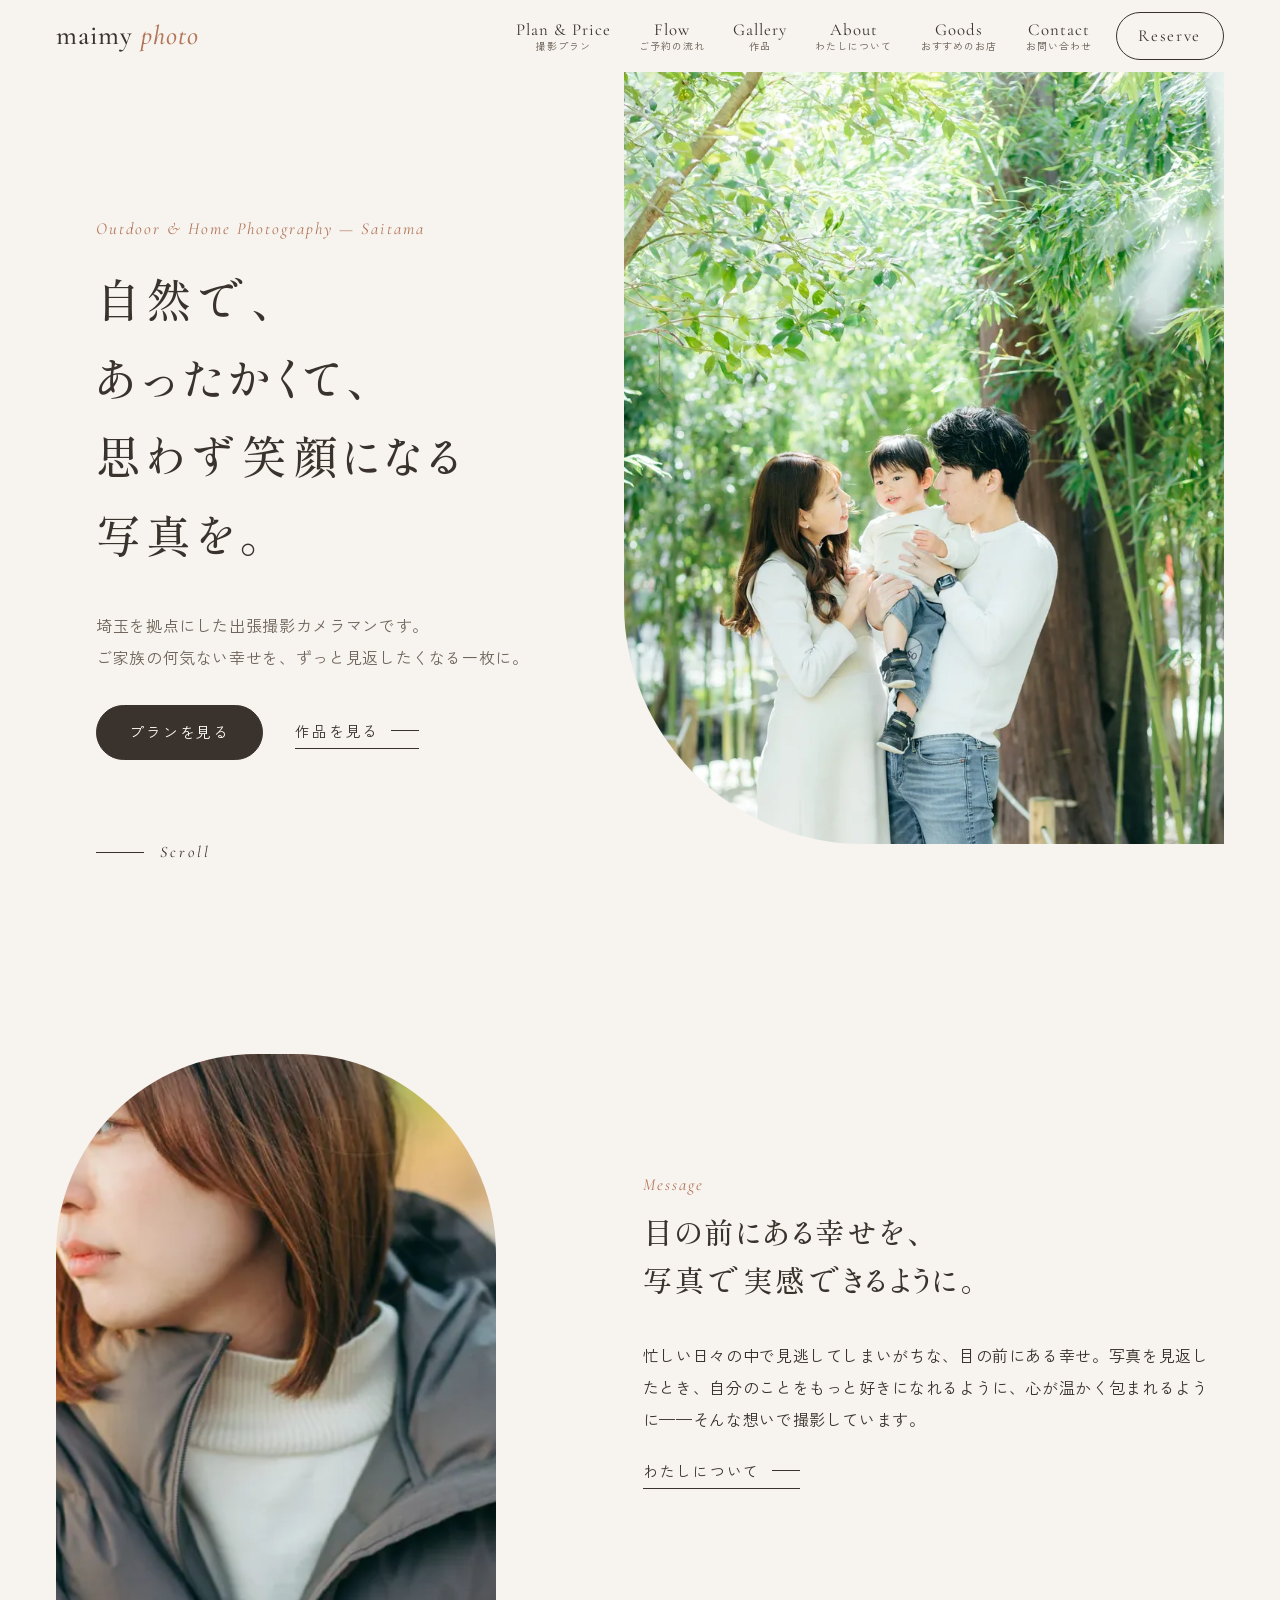
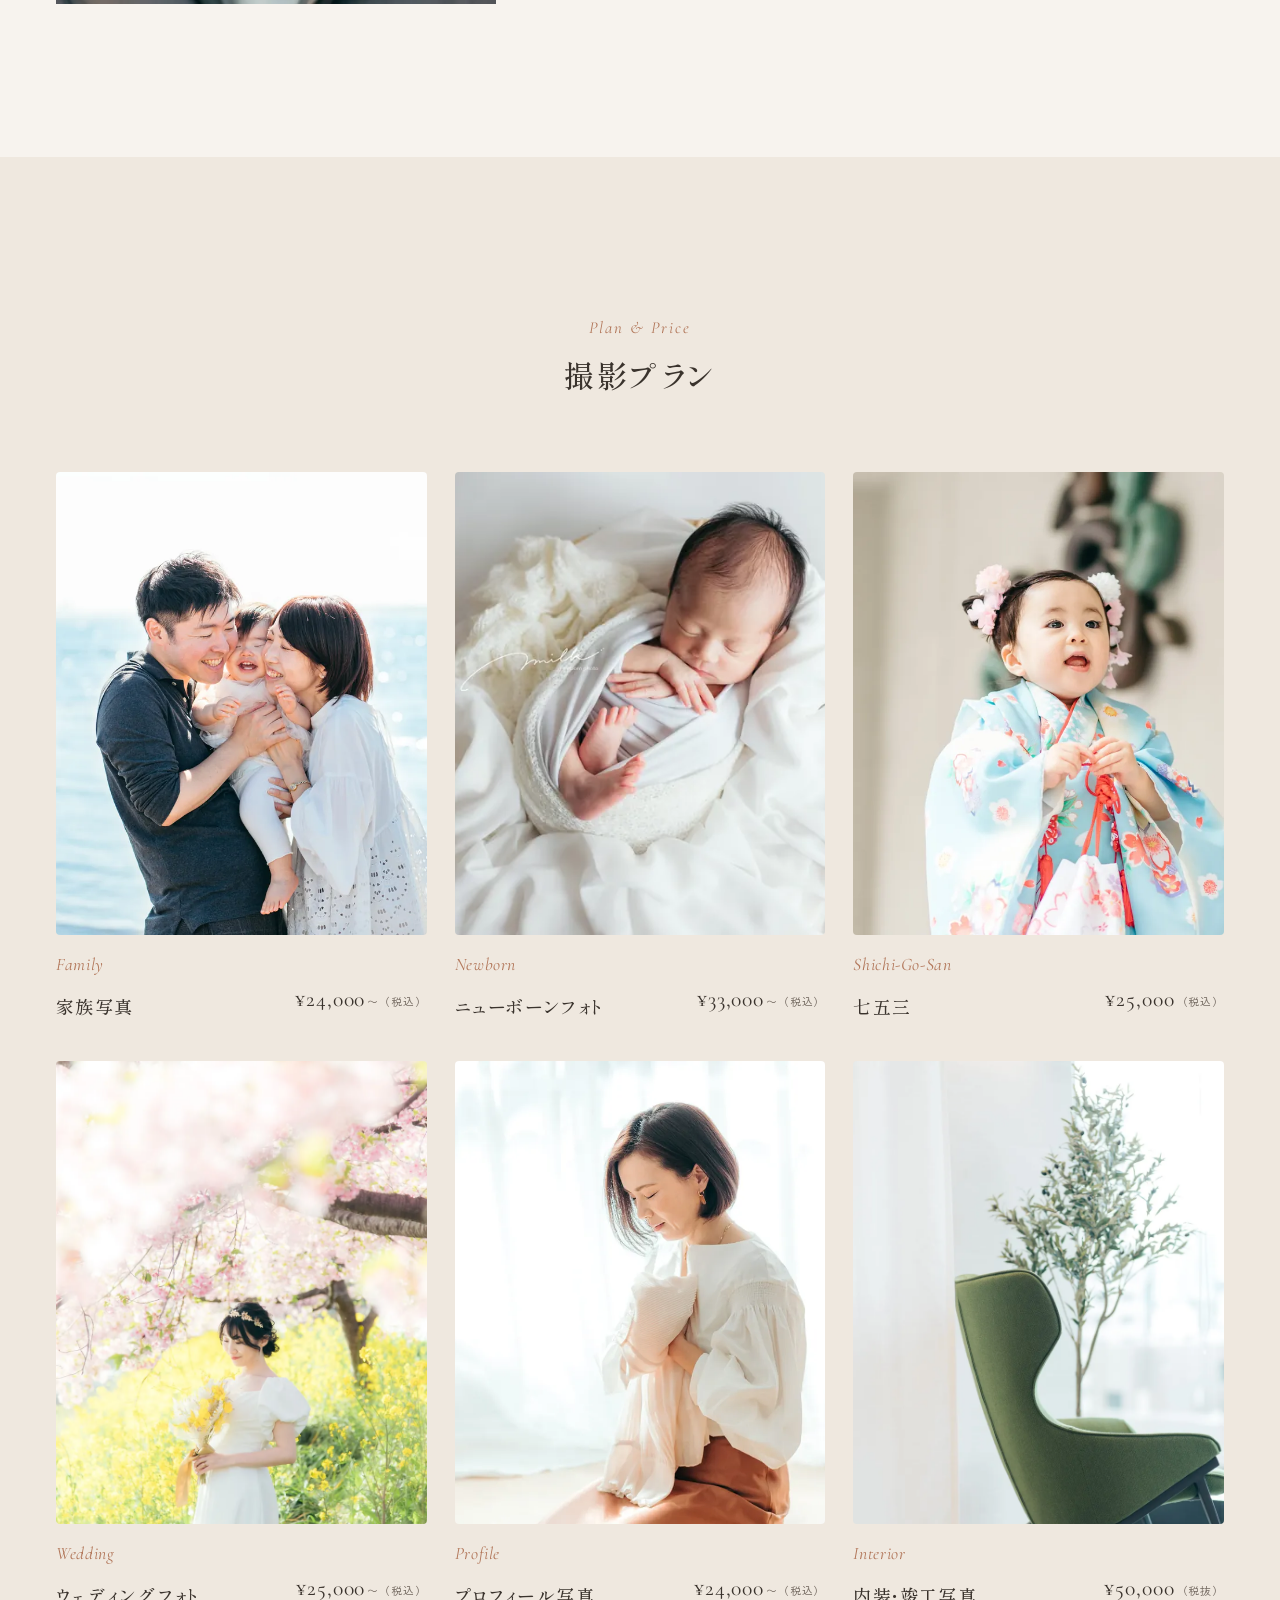
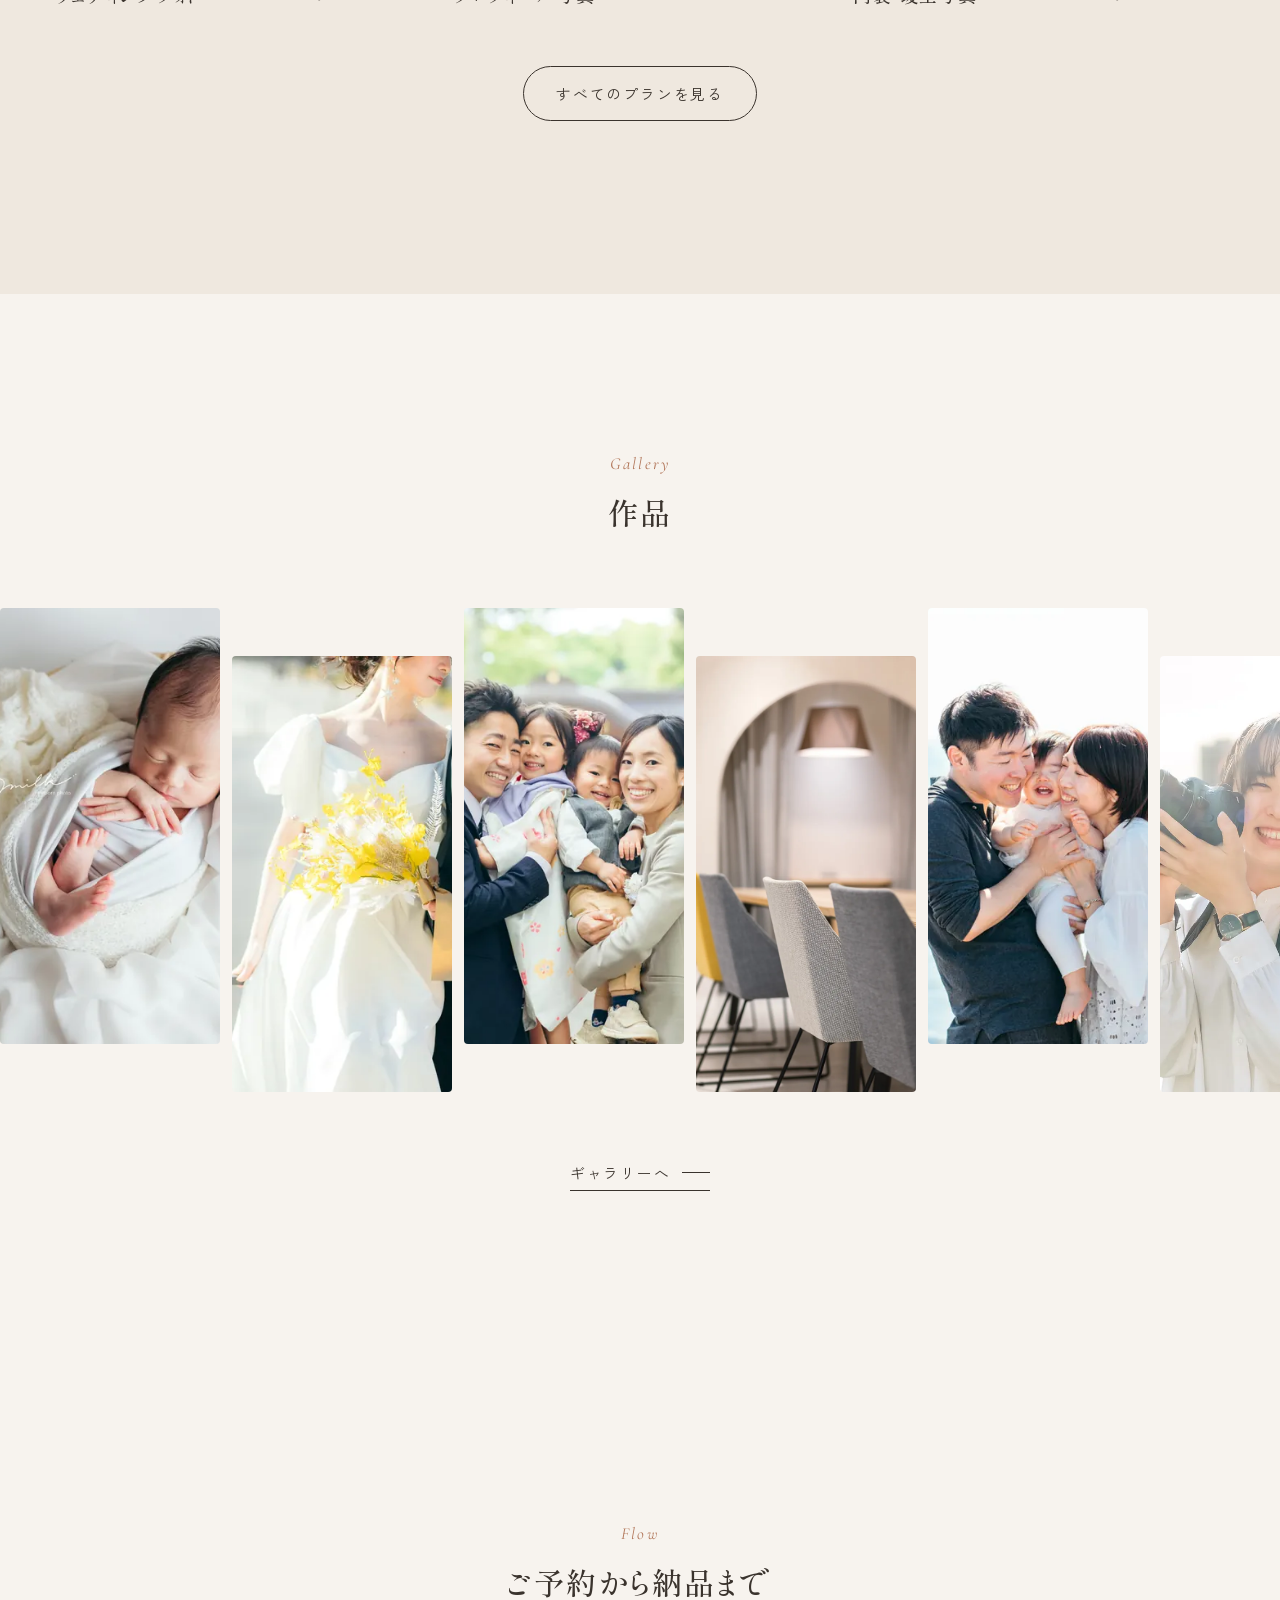
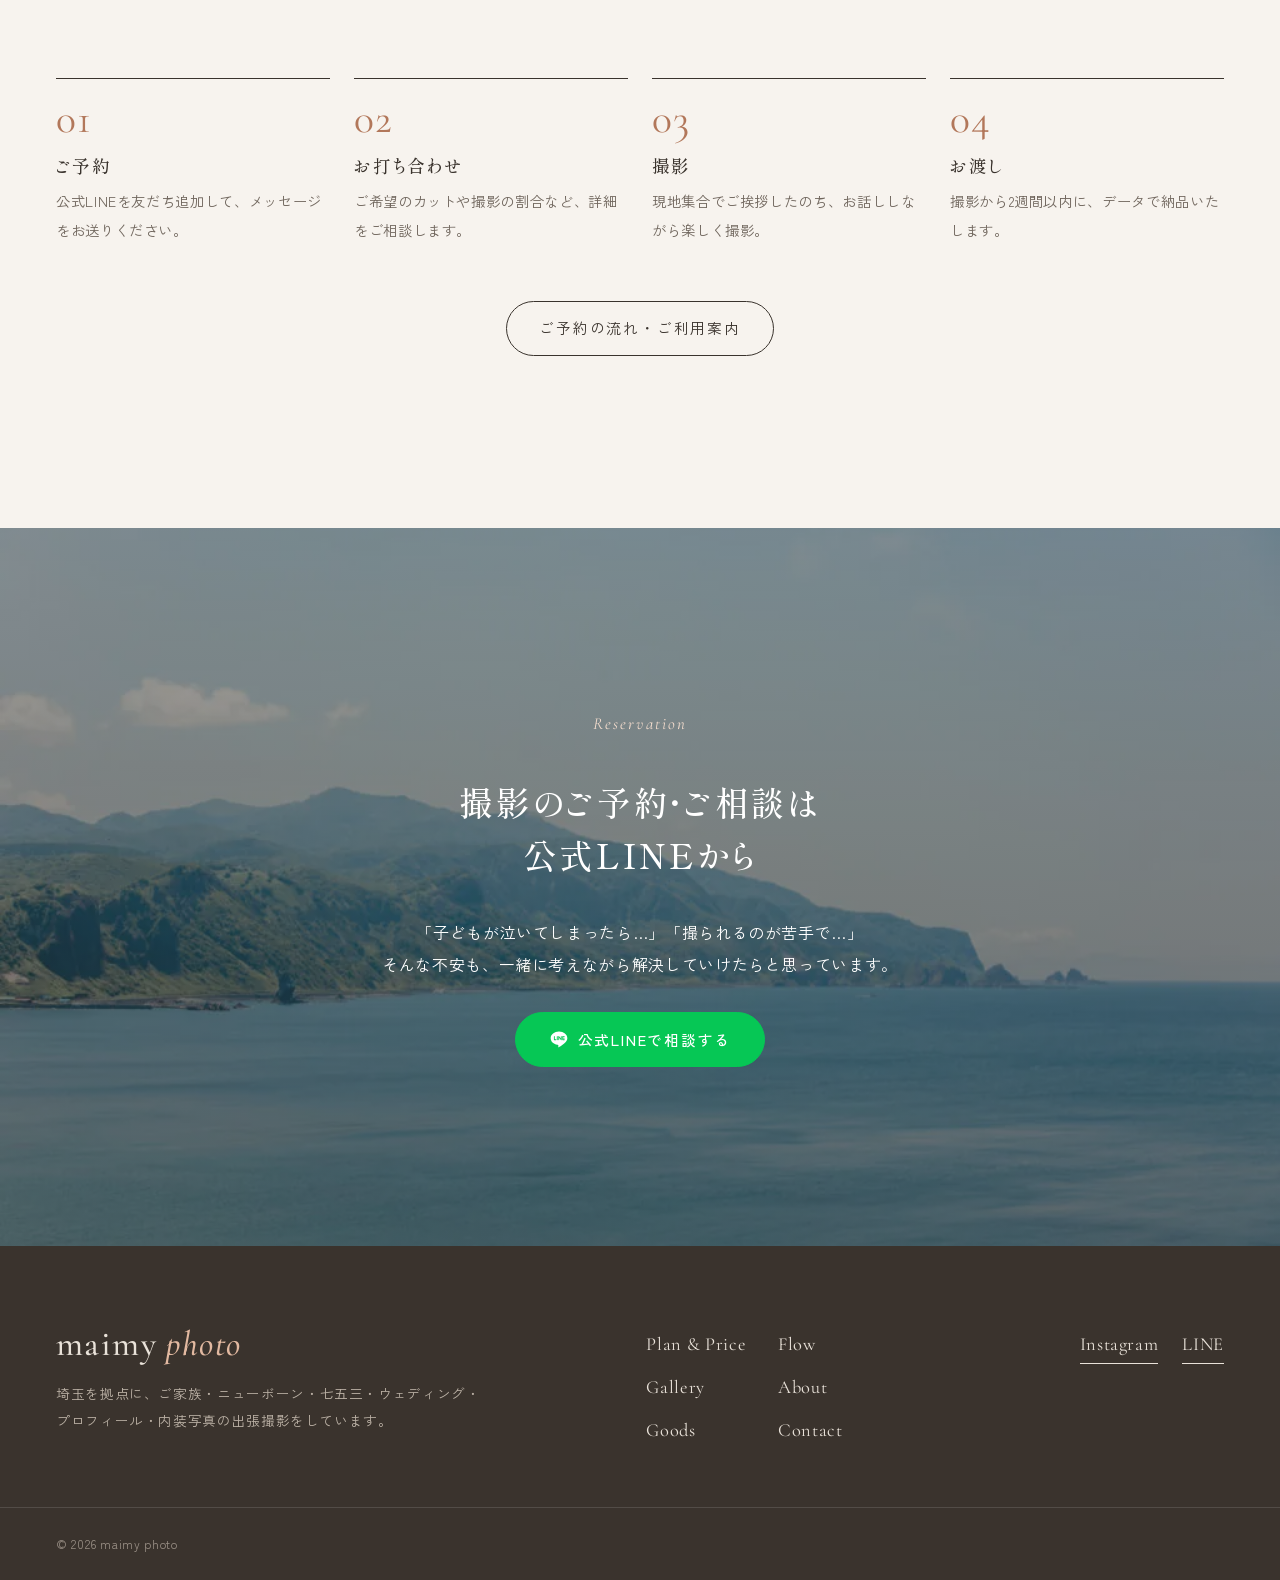
<file: docs/index.html>
<!doctype html>
<html lang="ja">
<head>
<meta charset="utf-8">
<meta name="viewport" content="width=device-width, initial-scale=1, viewport-fit=cover">
<!-- プレビュー環境: 検索エンジンにインデックスさせない -->
<meta name="robots" content="noindex, nofollow, noarchive, nosnippet, noimageindex">
<meta name="googlebot" content="noindex, nofollow">
<title>maimy photo | 埼玉・出張撮影カメラマン</title>
<meta name="description" content="埼玉を拠点に活動する出張撮影カメラマン maimy photo。家族写真、ニューボーンフォト、七五三、ウェディング、プロフィール、内装写真の撮影を承っています。">
<meta name="theme-color" content="#f7f3ee">
<link rel="icon" href="favicon.svg" type="image/svg+xml">
<link rel="preconnect" href="https://fonts.googleapis.com">
<link rel="preconnect" href="https://fonts.gstatic.com" crossorigin>
<link rel="stylesheet" href="https://fonts.googleapis.com/css2?family=Cormorant+Garamond:ital,wght@0,400;0,500;1,400&family=Shippori+Mincho:wght@400;500&family=Zen+Kaku+Gothic+New:wght@400;500&display=swap">
<link rel="stylesheet" href="assets/style.css">
<script src="assets/main.js" defer></script>
</head>
<body class="is-home">
<a class="skip" href="#main">本文へスキップ</a>
<header class="site-header" data-header>
  <div class="site-header__inner">
    <a class="logo" href="" aria-label="maimy photo トップへ">maimy <i>photo</i></a>
    <nav class="gnav" aria-label="メインメニュー">
      <ul><li><a href="plan/"><span class="en">Plan & Price</span><span class="ja">撮影プラン</span></a></li><li><a href="flow/"><span class="en">Flow</span><span class="ja">ご予約の流れ</span></a></li><li><a href="gallery/"><span class="en">Gallery</span><span class="ja">作品</span></a></li><li><a href="about/"><span class="en">About</span><span class="ja">わたしについて</span></a></li><li><a href="goods/"><span class="en">Goods</span><span class="ja">おすすめのお店</span></a></li><li><a href="contact/"><span class="en">Contact</span><span class="ja">お問い合わせ</span></a></li></ul>
    </nav>
    <a class="header-cta" href="https://lin.ee/narDqNW" target="_blank" rel="noopener">Reserve</a>
    <button class="menu-toggle" type="button" aria-expanded="false" aria-controls="drawer" data-menu-toggle>
      <span></span><span></span><span class="sr">メニュー</span>
    </button>
  </div>
</header>
<div class="drawer" id="drawer" hidden data-drawer>
  <nav aria-label="モバイルメニュー"><ul><li><a href="plan/"><span class="en">Plan & Price</span><span class="ja">撮影プラン</span></a></li><li><a href="flow/"><span class="en">Flow</span><span class="ja">ご予約の流れ</span></a></li><li><a href="gallery/"><span class="en">Gallery</span><span class="ja">作品</span></a></li><li><a href="about/"><span class="en">About</span><span class="ja">わたしについて</span></a></li><li><a href="goods/"><span class="en">Goods</span><span class="ja">おすすめのお店</span></a></li><li><a href="contact/"><span class="en">Contact</span><span class="ja">お問い合わせ</span></a></li></ul></nav>
  <a class="btn btn--line" href="https://lin.ee/narDqNW" target="_blank" rel="noopener"><svg aria-hidden="true" viewBox="0 0 24 24" width="20" height="20"><path fill="currentColor" d="M12 3C6.48 3 2 6.6 2 11.04c0 3.98 3.55 7.31 8.35 7.94.33.07.77.22.88.5.1.25.07.65.03.9l-.14.85c-.04.25-.2.98.86.53 1.06-.45 5.73-3.37 7.82-5.78C21.24 14.4 22 12.8 22 11.04 22 6.6 17.52 3 12 3Zm-3.6 10.4H6.42a.53.53 0 0 1-.53-.53V8.9a.53.53 0 1 1 1.06 0v3.44H8.4a.53.53 0 1 1 0 1.06Zm2.05-.53a.53.53 0 1 1-1.06 0V8.9a.53.53 0 1 1 1.06 0v3.97Zm4.77 0a.53.53 0 0 1-.95.32l-2.03-2.77v2.45a.53.53 0 1 1-1.06 0V8.9a.53.53 0 0 1 .95-.32l2.03 2.77V8.9a.53.53 0 1 1 1.06 0v3.97Zm3.21-2.51a.53.53 0 1 1 0 1.06h-1.45v.92h1.45a.53.53 0 1 1 0 1.06h-1.98a.53.53 0 0 1-.53-.53V8.9c0-.29.24-.53.53-.53h1.98a.53.53 0 1 1 0 1.06h-1.45v.93h1.45Z"/></svg><span>公式LINEでご予約・ご相談</span></a>
</div>
<main id="main">

<section class="hero">
  <div class="hero__text">
    <p class="eyebrow">Outdoor &amp; Home Photography — Saitama</p>
    <h1 class="hero__title">自然で、<br>あったかくて、<br>思わず笑顔になる<br>写真を。</h1>
    <p class="hero__lead">埼玉を拠点にした出張撮影カメラマンです。<br>ご家族の何気ない幸せを、ずっと見返したくなる一枚に。</p>
    <div class="hero__actions">
      <a class="btn" href="plan/">プランを見る</a>
      <a class="link-arrow" href="gallery/">作品を見る</a>
    </div>
  </div>
  <div class="hero__visual" data-slideshow><div class="hero__slide is-active"><img src="img/hero-family-800.webp" srcset="img/hero-family-800.webp 800w, img/hero-family-912.webp 912w" sizes="(min-width: 960px) 50vw, 100vw" width="912" height="1368" alt="" loading="eager" fetchpriority="high" decoding="async"></div><div class="hero__slide"><img src="img/hero-wedding-800.webp" srcset="img/hero-wedding-800.webp 800w, img/hero-wedding-912.webp 912w" sizes="(min-width: 960px) 50vw, 100vw" width="912" height="1368" alt="" loading="lazy" decoding="async"></div><div class="hero__slide"><img src="img/hero-kids-800.webp" srcset="img/hero-kids-800.webp 800w, img/hero-kids-912.webp 912w" sizes="(min-width: 960px) 50vw, 100vw" width="912" height="1368" alt="" loading="lazy" decoding="async"></div><div class="hero__slide"><img src="img/profile-green-800.webp" srcset="img/profile-green-800.webp 800w, img/profile-green-1600.webp 1600w" sizes="(min-width: 960px) 50vw, 100vw" width="1600" height="1601" alt="" loading="lazy" decoding="async"></div></div>
  <p class="hero__scroll" aria-hidden="true">Scroll</p>
</section>

<section class="section container intro">
  <div class="intro__img reveal"><img src="img/about-800.webp" srcset="img/about-800.webp 800w, img/about-1600.webp 1600w" sizes="(min-width: 960px) 40vw, 100vw" width="1600" height="1001" alt="カメラマン まい" loading="lazy" decoding="async"></div>
  <div class="intro__text reveal">
    <p class="eyebrow">Message</p>
    <h2>目の前にある幸せを、<br>写真で実感できるように。</h2>
    <p>忙しい日々の中で見逃してしまいがちな、目の前にある幸せ。写真を見返したとき、自分のことをもっと好きになれるように、心が温かく包まれるように——そんな想いで撮影しています。</p>
    <a class="link-arrow" href="about/">わたしについて</a>
  </div>
</section>

<section class="section section--tint">
  <div class="container">
    <header class="section-head"><p class="eyebrow">Plan &amp; Price</p><h2>撮影プラン</h2></header>
    <ul class="plan-grid"><li class="plan-card reveal">
  <a href="plan/family/">
    <div class="plan-card__img"><img src="img/family-square-800.webp" srcset="img/family-square-800.webp 800w, img/family-square-1600.webp 1600w" sizes="(min-width: 960px) 30vw, (min-width: 600px) 45vw, 90vw" width="1600" height="1600" alt="家族写真" loading="lazy" decoding="async"></div>
    <div class="plan-card__body">
      <p class="plan-card__en">Family</p>
      <h3>家族写真</h3>
      <p class="plan-card__price">¥24,000<small>〜（税込）</small></p>
    </div>
  </a>
</li><li class="plan-card reveal">
  <a href="plan/newborn/">
    <div class="plan-card__img"><img src="img/newborn-800.webp" srcset="img/newborn-800.webp 800w, img/newborn-1368.webp 1368w" sizes="(min-width: 960px) 30vw, (min-width: 600px) 45vw, 90vw" width="1368" height="912" alt="ニューボーンフォト" loading="lazy" decoding="async"></div>
    <div class="plan-card__body">
      <p class="plan-card__en">Newborn</p>
      <h3>ニューボーンフォト</h3>
      <p class="plan-card__price">¥33,000<small>〜（税込）</small></p>
    </div>
  </a>
</li><li class="plan-card reveal">
  <a href="plan/753/">
    <div class="plan-card__img"><img src="img/shichigosan-square-800.webp" srcset="img/shichigosan-square-800.webp 800w, img/shichigosan-square-1600.webp 1600w" sizes="(min-width: 960px) 30vw, (min-width: 600px) 45vw, 90vw" width="1600" height="1601" alt="七五三" loading="lazy" decoding="async"></div>
    <div class="plan-card__body">
      <p class="plan-card__en">Shichi-Go-San</p>
      <h3>七五三</h3>
      <p class="plan-card__price">¥25,000<small>（税込）</small></p>
    </div>
  </a>
</li><li class="plan-card reveal">
  <a href="plan/wedding/">
    <div class="plan-card__img"><img src="img/wedding-field-800.webp" srcset="img/wedding-field-800.webp 800w, img/wedding-field-912.webp 912w" sizes="(min-width: 960px) 30vw, (min-width: 600px) 45vw, 90vw" width="912" height="1368" alt="ウェディングフォト" loading="lazy" decoding="async"></div>
    <div class="plan-card__body">
      <p class="plan-card__en">Wedding</p>
      <h3>ウェディングフォト</h3>
      <p class="plan-card__price">¥25,000<small>〜（税込）</small></p>
    </div>
  </a>
</li><li class="plan-card reveal">
  <a href="plan/profile/">
    <div class="plan-card__img"><img src="img/profile-square-800.webp" srcset="img/profile-square-800.webp 800w, img/profile-square-912.webp 912w" sizes="(min-width: 960px) 30vw, (min-width: 600px) 45vw, 90vw" width="912" height="912" alt="プロフィール写真" loading="lazy" decoding="async"></div>
    <div class="plan-card__body">
      <p class="plan-card__en">Profile</p>
      <h3>プロフィール写真</h3>
      <p class="plan-card__price">¥24,000<small>〜（税込）</small></p>
    </div>
  </a>
</li><li class="plan-card reveal">
  <a href="plan/interior/">
    <div class="plan-card__img"><img src="img/interior-chair-800.webp" srcset="img/interior-chair-800.webp 800w, img/interior-chair-1600.webp 1600w" sizes="(min-width: 960px) 30vw, (min-width: 600px) 45vw, 90vw" width="1600" height="2400" alt="内装・竣工写真" loading="lazy" decoding="async"></div>
    <div class="plan-card__body">
      <p class="plan-card__en">Interior</p>
      <h3>内装・竣工写真</h3>
      <p class="plan-card__price">¥50,000<small>（税抜）</small></p>
    </div>
  </a>
</li></ul>
    <p class="center"><a class="btn btn--ghost" href="plan/">すべてのプランを見る</a></p>
  </div>
</section>

<section class="section">
  <div class="container"><header class="section-head"><p class="eyebrow">Gallery</p><h2>作品</h2></header></div>
  <ul class="strip" aria-label="作例"><li><img src="img/newborn-800.webp" srcset="img/newborn-800.webp 800w, img/newborn-1368.webp 1368w" sizes="(min-width: 960px) 25vw, 50vw" width="1368" height="912" alt="作例写真" loading="lazy" decoding="async"></li><li><img src="img/wedding-sakura-800.webp" srcset="img/wedding-sakura-800.webp 800w, img/wedding-sakura-1362.webp 1362w" sizes="(min-width: 960px) 25vw, 50vw" width="1362" height="908" alt="作例写真" loading="lazy" decoding="async"></li><li><img src="img/kimono-800.webp" srcset="img/kimono-800.webp 800w, img/kimono-1600.webp 1600w" sizes="(min-width: 960px) 25vw, 50vw" width="1600" height="1066" alt="作例写真" loading="lazy" decoding="async"></li><li><img src="img/interior-arch-800.webp" srcset="img/interior-arch-800.webp 800w, img/interior-arch-887.webp 887w" sizes="(min-width: 960px) 25vw, 50vw" width="887" height="1331" alt="作例写真" loading="lazy" decoding="async"></li><li><img src="img/family-800.webp" srcset="img/family-800.webp 800w, img/family-1600.webp 1600w" sizes="(min-width: 960px) 25vw, 50vw" width="1600" height="1066" alt="作例写真" loading="lazy" decoding="async"></li><li><img src="img/profile-camera-800.webp" srcset="img/profile-camera-800.webp 800w, img/profile-camera-1600.webp 1600w" sizes="(min-width: 960px) 25vw, 50vw" width="1600" height="1600" alt="作例写真" loading="lazy" decoding="async"></li><li><img src="img/newborn-feet-800.webp" srcset="img/newborn-feet-800.webp 800w, img/newborn-feet-1368.webp 1368w" sizes="(min-width: 960px) 25vw, 50vw" width="1368" height="912" alt="作例写真" loading="lazy" decoding="async"></li><li><img src="img/interior-office-800.webp" srcset="img/interior-office-800.webp 800w, img/interior-office-895.webp 895w" sizes="(min-width: 960px) 25vw, 50vw" width="895" height="1342" alt="作例写真" loading="lazy" decoding="async"></li></ul>
  <p class="center"><a class="link-arrow" href="gallery/">ギャラリーへ</a></p>
</section>

<section class="section container">
  <header class="section-head"><p class="eyebrow">Flow</p><h2>ご予約から納品まで</h2></header>
  <ol class="flow-steps"><li class="reveal"><span class="num">01</span><h3>ご予約</h3><p>公式LINEを友だち追加して、メッセージをお送りください。</p></li><li class="reveal"><span class="num">02</span><h3>お打ち合わせ</h3><p>ご希望のカットや撮影の割合など、詳細をご相談します。</p></li><li class="reveal"><span class="num">03</span><h3>撮影</h3><p>現地集合でご挨拶したのち、お話ししながら楽しく撮影。</p></li><li class="reveal"><span class="num">04</span><h3>お渡し</h3><p>撮影から2週間以内に、データで納品いたします。</p></li></ol>
  <p class="center"><a class="btn btn--ghost" href="flow/">ご予約の流れ・ご利用案内</a></p>
</section>

<section class="cta-band">
  <div class="cta-band__bg"><img src="img/sea-800.webp" srcset="img/sea-800.webp 800w, img/sea-1024.webp 1024w" sizes="100vw" width="1024" height="683" alt="" loading="lazy" decoding="async"></div>
  <div class="container cta-band__inner reveal">
    <p class="eyebrow">Reservation</p>
    <h2>撮影のご予約・ご相談は<br>公式LINEから</h2>
    <p>「子どもが泣いてしまったら…」「撮られるのが苦手で…」<br class="pc">そんな不安も、一緒に考えながら解決していけたらと思っています。</p>
    <a class="btn btn--line" href="https://lin.ee/narDqNW" target="_blank" rel="noopener"><svg aria-hidden="true" viewBox="0 0 24 24" width="20" height="20"><path fill="currentColor" d="M12 3C6.48 3 2 6.6 2 11.04c0 3.98 3.55 7.31 8.35 7.94.33.07.77.22.88.5.1.25.07.65.03.9l-.14.85c-.04.25-.2.98.86.53 1.06-.45 5.73-3.37 7.82-5.78C21.24 14.4 22 12.8 22 11.04 22 6.6 17.52 3 12 3Zm-3.6 10.4H6.42a.53.53 0 0 1-.53-.53V8.9a.53.53 0 1 1 1.06 0v3.44H8.4a.53.53 0 1 1 0 1.06Zm2.05-.53a.53.53 0 1 1-1.06 0V8.9a.53.53 0 1 1 1.06 0v3.97Zm4.77 0a.53.53 0 0 1-.95.32l-2.03-2.77v2.45a.53.53 0 1 1-1.06 0V8.9a.53.53 0 0 1 .95-.32l2.03 2.77V8.9a.53.53 0 1 1 1.06 0v3.97Zm3.21-2.51a.53.53 0 1 1 0 1.06h-1.45v.92h1.45a.53.53 0 1 1 0 1.06h-1.98a.53.53 0 0 1-.53-.53V8.9c0-.29.24-.53.53-.53h1.98a.53.53 0 1 1 0 1.06h-1.45v.93h1.45Z"/></svg><span>公式LINEで相談する</span></a>
  </div>
</section>

</main>
<footer class="site-footer">
  <div class="container site-footer__inner">
    <div>
      <a class="logo logo--lg" href="">maimy <i>photo</i></a>
      <p class="site-footer__lead">埼玉を拠点に、ご家族・ニューボーン・七五三・ウェディング・<br class="pc">プロフィール・内装写真の出張撮影をしています。</p>
    </div>
    <nav aria-label="フッターメニュー">
      <ul class="fnav"><li><a href="plan/">Plan & Price</a></li><li><a href="flow/">Flow</a></li><li><a href="gallery/">Gallery</a></li><li><a href="about/">About</a></li><li><a href="goods/">Goods</a></li><li><a href="contact/">Contact</a></li></ul>
    </nav>
    <div class="site-footer__social">
      <a href="https://www.instagram.com/maimy_photo/" target="_blank" rel="noopener">Instagram</a>
      <a href="https://lin.ee/narDqNW" target="_blank" rel="noopener">LINE</a>
    </div>
  </div>
  <p class="copyright container">© 2026 maimy photo</p>
</footer>
</body>
</html>
</file>
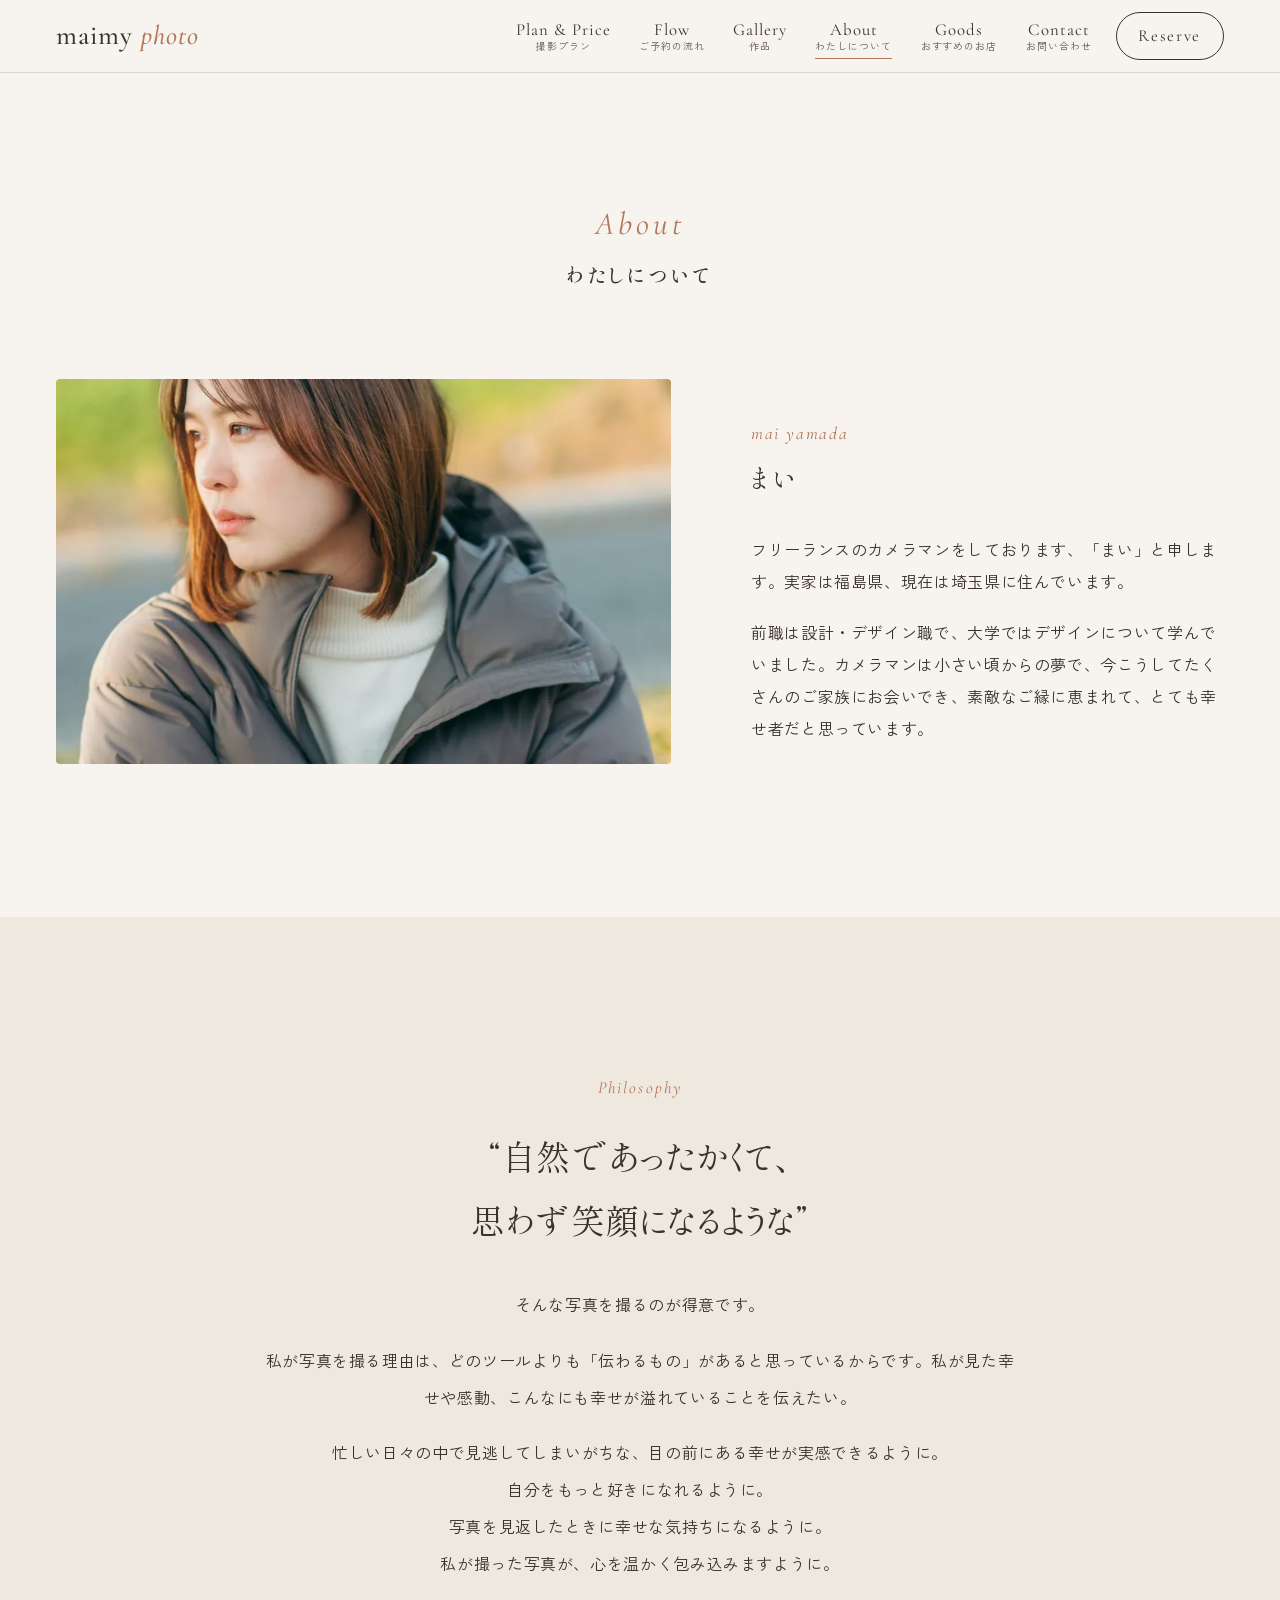
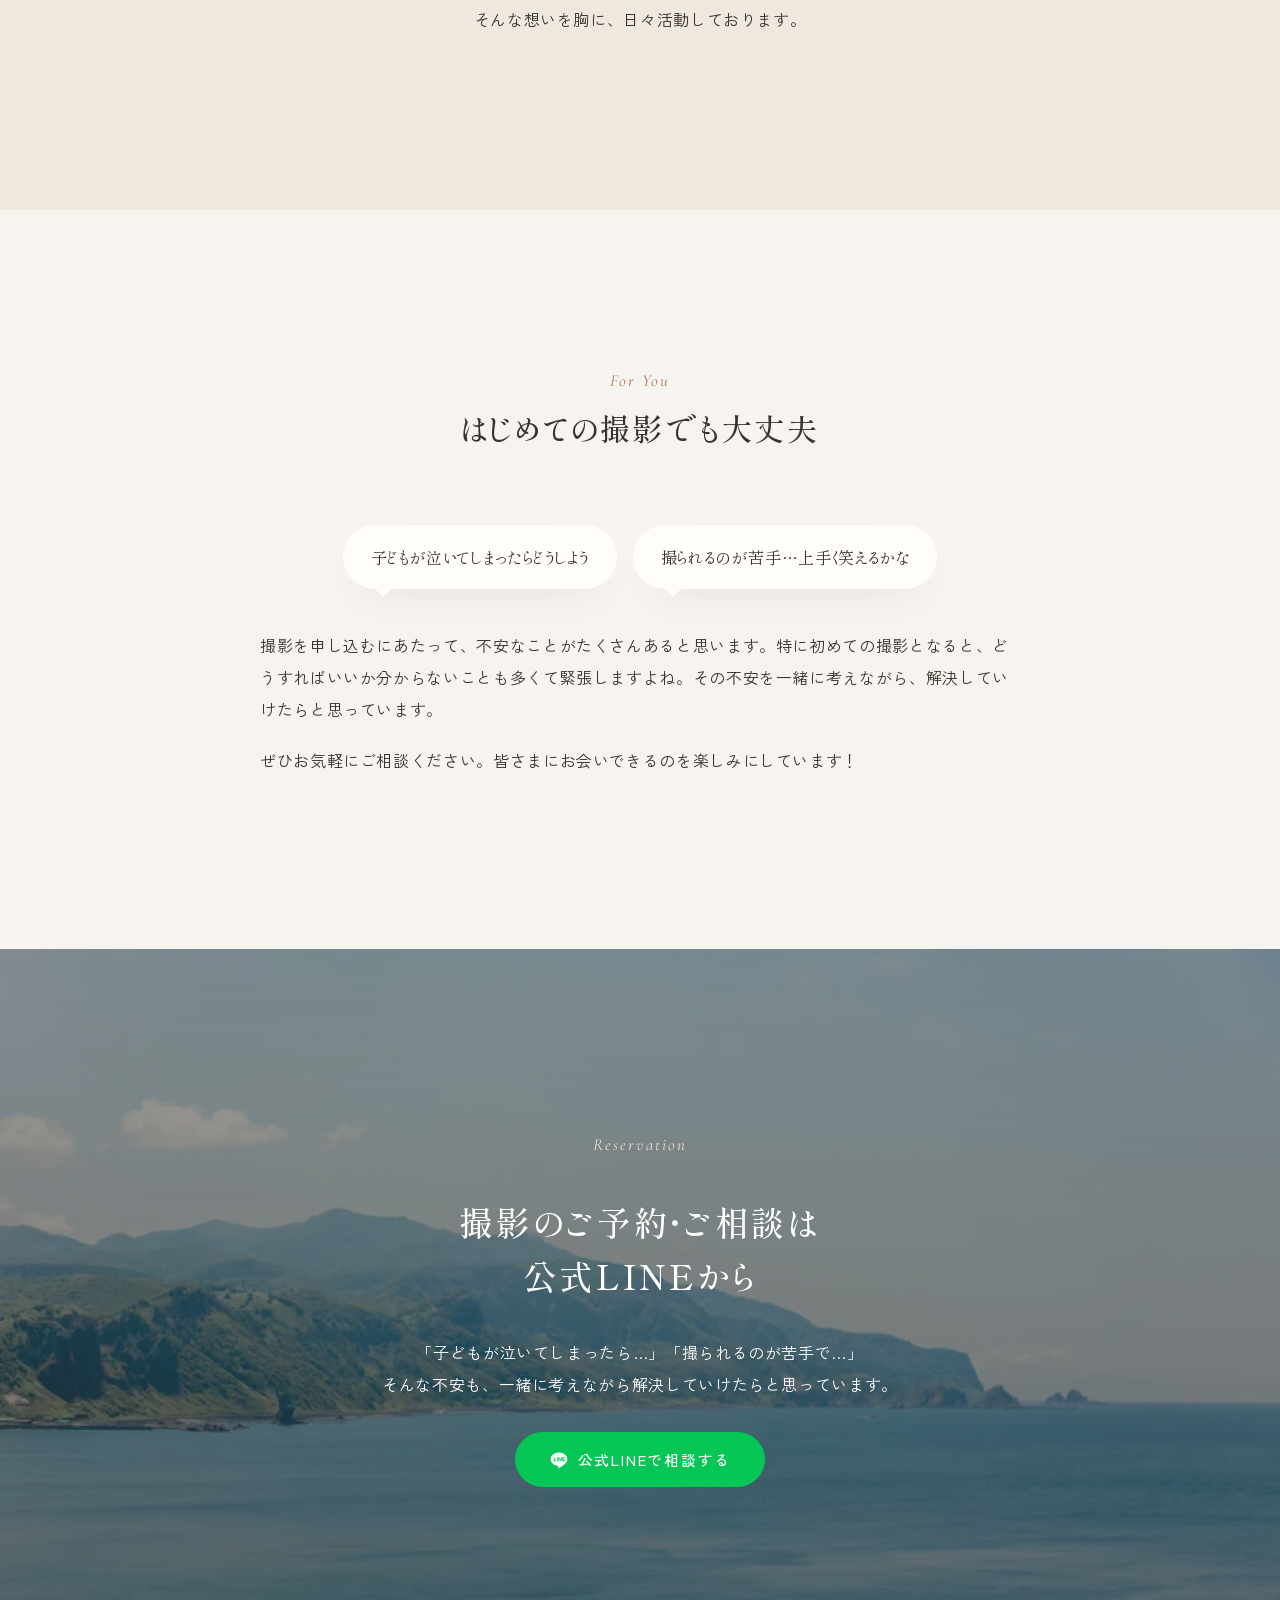
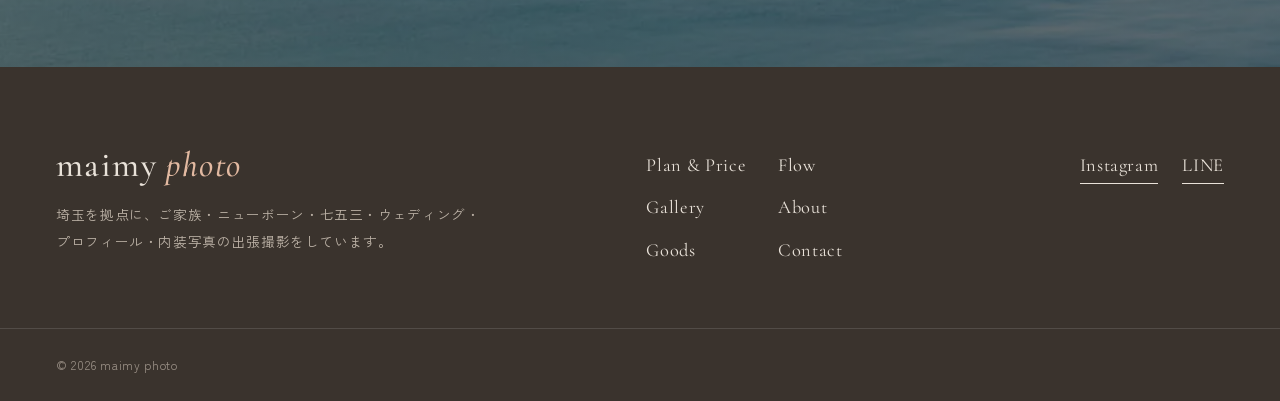
<file: docs/about/index.html>
<!doctype html>
<html lang="ja">
<head>
<meta charset="utf-8">
<meta name="viewport" content="width=device-width, initial-scale=1, viewport-fit=cover">
<!-- プレビュー環境: 検索エンジンにインデックスさせない -->
<meta name="robots" content="noindex, nofollow, noarchive, nosnippet, noimageindex">
<meta name="googlebot" content="noindex, nofollow">
<title>わたしについて | maimy photo</title>
<meta name="description" content="maimy photo カメラマン まい のプロフィール。">
<meta name="theme-color" content="#f7f3ee">
<link rel="icon" href="../favicon.svg" type="image/svg+xml">
<link rel="preconnect" href="https://fonts.googleapis.com">
<link rel="preconnect" href="https://fonts.gstatic.com" crossorigin>
<link rel="stylesheet" href="https://fonts.googleapis.com/css2?family=Cormorant+Garamond:ital,wght@0,400;0,500;1,400&family=Shippori+Mincho:wght@400;500&family=Zen+Kaku+Gothic+New:wght@400;500&display=swap">
<link rel="stylesheet" href="../assets/style.css">
<script src="../assets/main.js" defer></script>
</head>
<body class="">
<a class="skip" href="#main">本文へスキップ</a>
<header class="site-header" data-header>
  <div class="site-header__inner">
    <a class="logo" href="../" aria-label="maimy photo トップへ">maimy <i>photo</i></a>
    <nav class="gnav" aria-label="メインメニュー">
      <ul><li><a href="../plan/"><span class="en">Plan & Price</span><span class="ja">撮影プラン</span></a></li><li><a href="../flow/"><span class="en">Flow</span><span class="ja">ご予約の流れ</span></a></li><li><a href="../gallery/"><span class="en">Gallery</span><span class="ja">作品</span></a></li><li><a href="../about/" aria-current="page"><span class="en">About</span><span class="ja">わたしについて</span></a></li><li><a href="../goods/"><span class="en">Goods</span><span class="ja">おすすめのお店</span></a></li><li><a href="../contact/"><span class="en">Contact</span><span class="ja">お問い合わせ</span></a></li></ul>
    </nav>
    <a class="header-cta" href="https://lin.ee/narDqNW" target="_blank" rel="noopener">Reserve</a>
    <button class="menu-toggle" type="button" aria-expanded="false" aria-controls="drawer" data-menu-toggle>
      <span></span><span></span><span class="sr">メニュー</span>
    </button>
  </div>
</header>
<div class="drawer" id="drawer" hidden data-drawer>
  <nav aria-label="モバイルメニュー"><ul><li><a href="../plan/"><span class="en">Plan & Price</span><span class="ja">撮影プラン</span></a></li><li><a href="../flow/"><span class="en">Flow</span><span class="ja">ご予約の流れ</span></a></li><li><a href="../gallery/"><span class="en">Gallery</span><span class="ja">作品</span></a></li><li><a href="../about/" aria-current="page"><span class="en">About</span><span class="ja">わたしについて</span></a></li><li><a href="../goods/"><span class="en">Goods</span><span class="ja">おすすめのお店</span></a></li><li><a href="../contact/"><span class="en">Contact</span><span class="ja">お問い合わせ</span></a></li></ul></nav>
  <a class="btn btn--line" href="https://lin.ee/narDqNW" target="_blank" rel="noopener"><svg aria-hidden="true" viewBox="0 0 24 24" width="20" height="20"><path fill="currentColor" d="M12 3C6.48 3 2 6.6 2 11.04c0 3.98 3.55 7.31 8.35 7.94.33.07.77.22.88.5.1.25.07.65.03.9l-.14.85c-.04.25-.2.98.86.53 1.06-.45 5.73-3.37 7.82-5.78C21.24 14.4 22 12.8 22 11.04 22 6.6 17.52 3 12 3Zm-3.6 10.4H6.42a.53.53 0 0 1-.53-.53V8.9a.53.53 0 1 1 1.06 0v3.44H8.4a.53.53 0 1 1 0 1.06Zm2.05-.53a.53.53 0 1 1-1.06 0V8.9a.53.53 0 1 1 1.06 0v3.97Zm4.77 0a.53.53 0 0 1-.95.32l-2.03-2.77v2.45a.53.53 0 1 1-1.06 0V8.9a.53.53 0 0 1 .95-.32l2.03 2.77V8.9a.53.53 0 1 1 1.06 0v3.97Zm3.21-2.51a.53.53 0 1 1 0 1.06h-1.45v.92h1.45a.53.53 0 1 1 0 1.06h-1.98a.53.53 0 0 1-.53-.53V8.9c0-.29.24-.53.53-.53h1.98a.53.53 0 1 1 0 1.06h-1.45v.93h1.45Z"/></svg><span>公式LINEでご予約・ご相談</span></a>
</div>
<main id="main">

<header class="page-header container"><p class="eyebrow">About</p><h1>わたしについて</h1></header>
<section class="section section--flush container about">
  <figure class="about__img reveal"><img src="../img/about-800.webp" srcset="../img/about-800.webp 800w, ../img/about-1600.webp 1600w" sizes="(min-width: 960px) 45vw, 100vw" width="1600" height="1001" alt="カメラマン まい" loading="eager" fetchpriority="high" decoding="async"></figure>
  <div class="about__text">
    <p class="about__name"><span>mai yamada</span>まい</p>
    <p>フリーランスのカメラマンをしております、「まい」と申します。実家は福島県、現在は埼玉県に住んでいます。</p>
    <p>前職は設計・デザイン職で、大学ではデザインについて学んでいました。カメラマンは小さい頃からの夢で、今こうしてたくさんのご家族にお会いでき、素敵なご縁に恵まれて、とても幸せ者だと思っています。</p>
  </div>
</section>

<section class="section section--tint">
  <div class="container narrow statement">
    <p class="eyebrow">Philosophy</p>
    <p class="statement__quote">“自然であったかくて、<br>思わず笑顔になるような”</p>
    <p>そんな写真を撮るのが得意です。</p>
    <p>私が写真を撮る理由は、どのツールよりも「伝わるもの」があると思っているからです。私が見た幸せや感動、こんなにも幸せが溢れていることを伝えたい。</p>
    <p>忙しい日々の中で見逃してしまいがちな、目の前にある幸せが実感できるように。<br>自分をもっと好きになれるように。<br>写真を見返したときに幸せな気持ちになるように。<br>私が撮った写真が、心を温かく包み込みますように。</p>
    <p>そんな想いを胸に、日々活動しております。</p>
  </div>
</section>

<section class="section container narrow worry">
  <header class="section-head"><p class="eyebrow">For You</p><h2>はじめての撮影でも大丈夫</h2></header>
  <div class="worry__bubbles">
    <p class="bubble reveal">子どもが泣いてしまったらどうしよう</p>
    <p class="bubble reveal">撮られるのが苦手…上手く笑えるかな</p>
  </div>
  <p>撮影を申し込むにあたって、不安なことがたくさんあると思います。特に初めての撮影となると、どうすればいいか分からないことも多くて緊張しますよね。その不安を一緒に考えながら、解決していけたらと思っています。</p>
  <p>ぜひお気軽にご相談ください。皆さまにお会いできるのを楽しみにしています！</p>
</section>

<section class="cta-band">
  <div class="cta-band__bg"><img src="../img/sea-800.webp" srcset="../img/sea-800.webp 800w, ../img/sea-1024.webp 1024w" sizes="100vw" width="1024" height="683" alt="" loading="lazy" decoding="async"></div>
  <div class="container cta-band__inner reveal">
    <p class="eyebrow">Reservation</p>
    <h2>撮影のご予約・ご相談は<br>公式LINEから</h2>
    <p>「子どもが泣いてしまったら…」「撮られるのが苦手で…」<br class="pc">そんな不安も、一緒に考えながら解決していけたらと思っています。</p>
    <a class="btn btn--line" href="https://lin.ee/narDqNW" target="_blank" rel="noopener"><svg aria-hidden="true" viewBox="0 0 24 24" width="20" height="20"><path fill="currentColor" d="M12 3C6.48 3 2 6.6 2 11.04c0 3.98 3.55 7.31 8.35 7.94.33.07.77.22.88.5.1.25.07.65.03.9l-.14.85c-.04.25-.2.98.86.53 1.06-.45 5.73-3.37 7.82-5.78C21.24 14.4 22 12.8 22 11.04 22 6.6 17.52 3 12 3Zm-3.6 10.4H6.42a.53.53 0 0 1-.53-.53V8.9a.53.53 0 1 1 1.06 0v3.44H8.4a.53.53 0 1 1 0 1.06Zm2.05-.53a.53.53 0 1 1-1.06 0V8.9a.53.53 0 1 1 1.06 0v3.97Zm4.77 0a.53.53 0 0 1-.95.32l-2.03-2.77v2.45a.53.53 0 1 1-1.06 0V8.9a.53.53 0 0 1 .95-.32l2.03 2.77V8.9a.53.53 0 1 1 1.06 0v3.97Zm3.21-2.51a.53.53 0 1 1 0 1.06h-1.45v.92h1.45a.53.53 0 1 1 0 1.06h-1.98a.53.53 0 0 1-.53-.53V8.9c0-.29.24-.53.53-.53h1.98a.53.53 0 1 1 0 1.06h-1.45v.93h1.45Z"/></svg><span>公式LINEで相談する</span></a>
  </div>
</section>

</main>
<footer class="site-footer">
  <div class="container site-footer__inner">
    <div>
      <a class="logo logo--lg" href="../">maimy <i>photo</i></a>
      <p class="site-footer__lead">埼玉を拠点に、ご家族・ニューボーン・七五三・ウェディング・<br class="pc">プロフィール・内装写真の出張撮影をしています。</p>
    </div>
    <nav aria-label="フッターメニュー">
      <ul class="fnav"><li><a href="../plan/">Plan & Price</a></li><li><a href="../flow/">Flow</a></li><li><a href="../gallery/">Gallery</a></li><li><a href="../about/">About</a></li><li><a href="../goods/">Goods</a></li><li><a href="../contact/">Contact</a></li></ul>
    </nav>
    <div class="site-footer__social">
      <a href="https://www.instagram.com/maimy_photo/" target="_blank" rel="noopener">Instagram</a>
      <a href="https://lin.ee/narDqNW" target="_blank" rel="noopener">LINE</a>
    </div>
  </div>
  <p class="copyright container">© 2026 maimy photo</p>
</footer>
</body>
</html>
</file>
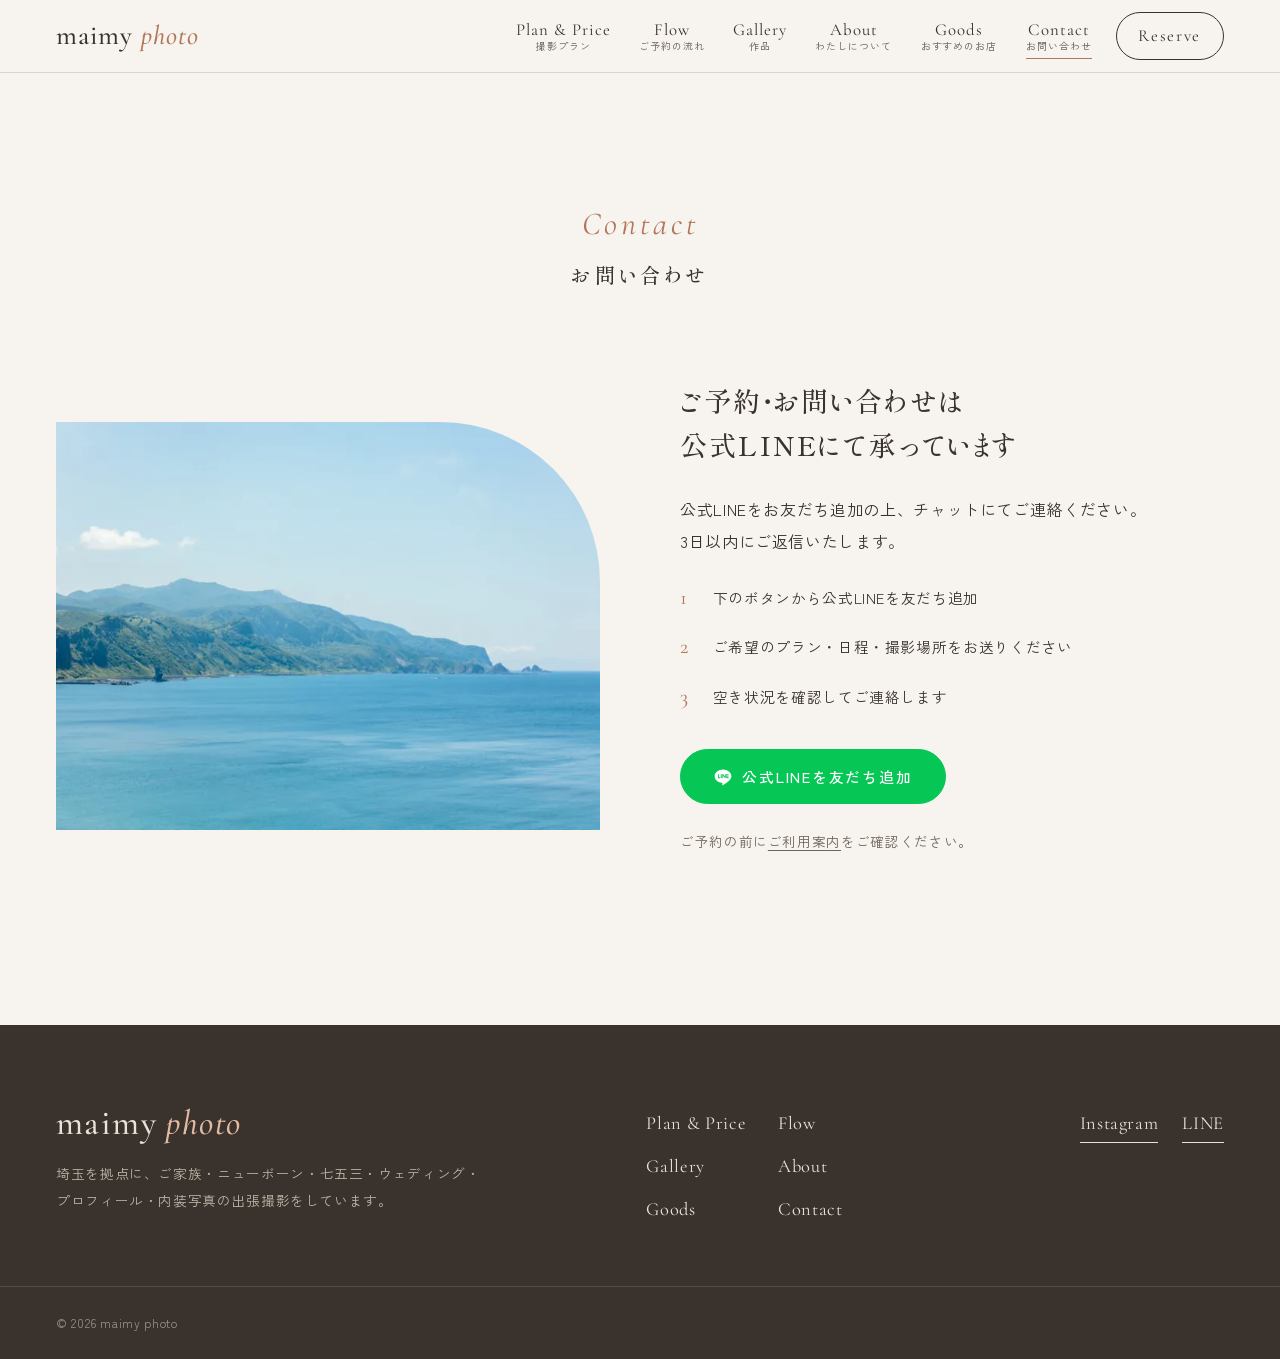
<file: docs/contact/index.html>
<!doctype html>
<html lang="ja">
<head>
<meta charset="utf-8">
<meta name="viewport" content="width=device-width, initial-scale=1, viewport-fit=cover">
<!-- プレビュー環境: 検索エンジンにインデックスさせない -->
<meta name="robots" content="noindex, nofollow, noarchive, nosnippet, noimageindex">
<meta name="googlebot" content="noindex, nofollow">
<title>お問い合わせ | maimy photo</title>
<meta name="description" content="maimy photo へのご予約・お問い合わせは公式LINEから。">
<meta name="theme-color" content="#f7f3ee">
<link rel="icon" href="../favicon.svg" type="image/svg+xml">
<link rel="preconnect" href="https://fonts.googleapis.com">
<link rel="preconnect" href="https://fonts.gstatic.com" crossorigin>
<link rel="stylesheet" href="https://fonts.googleapis.com/css2?family=Cormorant+Garamond:ital,wght@0,400;0,500;1,400&family=Shippori+Mincho:wght@400;500&family=Zen+Kaku+Gothic+New:wght@400;500&display=swap">
<link rel="stylesheet" href="../assets/style.css">
<script src="../assets/main.js" defer></script>
</head>
<body class="">
<a class="skip" href="#main">本文へスキップ</a>
<header class="site-header" data-header>
  <div class="site-header__inner">
    <a class="logo" href="../" aria-label="maimy photo トップへ">maimy <i>photo</i></a>
    <nav class="gnav" aria-label="メインメニュー">
      <ul><li><a href="../plan/"><span class="en">Plan & Price</span><span class="ja">撮影プラン</span></a></li><li><a href="../flow/"><span class="en">Flow</span><span class="ja">ご予約の流れ</span></a></li><li><a href="../gallery/"><span class="en">Gallery</span><span class="ja">作品</span></a></li><li><a href="../about/"><span class="en">About</span><span class="ja">わたしについて</span></a></li><li><a href="../goods/"><span class="en">Goods</span><span class="ja">おすすめのお店</span></a></li><li><a href="../contact/" aria-current="page"><span class="en">Contact</span><span class="ja">お問い合わせ</span></a></li></ul>
    </nav>
    <a class="header-cta" href="https://lin.ee/narDqNW" target="_blank" rel="noopener">Reserve</a>
    <button class="menu-toggle" type="button" aria-expanded="false" aria-controls="drawer" data-menu-toggle>
      <span></span><span></span><span class="sr">メニュー</span>
    </button>
  </div>
</header>
<div class="drawer" id="drawer" hidden data-drawer>
  <nav aria-label="モバイルメニュー"><ul><li><a href="../plan/"><span class="en">Plan & Price</span><span class="ja">撮影プラン</span></a></li><li><a href="../flow/"><span class="en">Flow</span><span class="ja">ご予約の流れ</span></a></li><li><a href="../gallery/"><span class="en">Gallery</span><span class="ja">作品</span></a></li><li><a href="../about/"><span class="en">About</span><span class="ja">わたしについて</span></a></li><li><a href="../goods/"><span class="en">Goods</span><span class="ja">おすすめのお店</span></a></li><li><a href="../contact/" aria-current="page"><span class="en">Contact</span><span class="ja">お問い合わせ</span></a></li></ul></nav>
  <a class="btn btn--line" href="https://lin.ee/narDqNW" target="_blank" rel="noopener"><svg aria-hidden="true" viewBox="0 0 24 24" width="20" height="20"><path fill="currentColor" d="M12 3C6.48 3 2 6.6 2 11.04c0 3.98 3.55 7.31 8.35 7.94.33.07.77.22.88.5.1.25.07.65.03.9l-.14.85c-.04.25-.2.98.86.53 1.06-.45 5.73-3.37 7.82-5.78C21.24 14.4 22 12.8 22 11.04 22 6.6 17.52 3 12 3Zm-3.6 10.4H6.42a.53.53 0 0 1-.53-.53V8.9a.53.53 0 1 1 1.06 0v3.44H8.4a.53.53 0 1 1 0 1.06Zm2.05-.53a.53.53 0 1 1-1.06 0V8.9a.53.53 0 1 1 1.06 0v3.97Zm4.77 0a.53.53 0 0 1-.95.32l-2.03-2.77v2.45a.53.53 0 1 1-1.06 0V8.9a.53.53 0 0 1 .95-.32l2.03 2.77V8.9a.53.53 0 1 1 1.06 0v3.97Zm3.21-2.51a.53.53 0 1 1 0 1.06h-1.45v.92h1.45a.53.53 0 1 1 0 1.06h-1.98a.53.53 0 0 1-.53-.53V8.9c0-.29.24-.53.53-.53h1.98a.53.53 0 1 1 0 1.06h-1.45v.93h1.45Z"/></svg><span>公式LINEでご予約・ご相談</span></a>
</div>
<main id="main">

<header class="page-header container"><p class="eyebrow">Contact</p><h1>お問い合わせ</h1></header>
<section class="section section--flush container contact">
  <div class="contact__img reveal"><img src="../img/sea-800.webp" srcset="../img/sea-800.webp 800w, ../img/sea-1024.webp 1024w" sizes="(min-width: 960px) 50vw, 100vw" width="1024" height="683" alt="海の風景" loading="eager" fetchpriority="high" decoding="async"></div>
  <div class="contact__text">
    <h2>ご予約・お問い合わせは<br>公式LINEにて承っています</h2>
    <p>公式LINEをお友だち追加の上、チャットにてご連絡ください。<br>3日以内にご返信いたします。</p>
    <ol class="contact__howto">
      <li>下のボタンから公式LINEを友だち追加</li>
      <li>ご希望のプラン・日程・撮影場所をお送りください</li>
      <li>空き状況を確認してご連絡します</li>
    </ol>
    <a class="btn btn--line" href="https://lin.ee/narDqNW" target="_blank" rel="noopener"><svg aria-hidden="true" viewBox="0 0 24 24" width="20" height="20"><path fill="currentColor" d="M12 3C6.48 3 2 6.6 2 11.04c0 3.98 3.55 7.31 8.35 7.94.33.07.77.22.88.5.1.25.07.65.03.9l-.14.85c-.04.25-.2.98.86.53 1.06-.45 5.73-3.37 7.82-5.78C21.24 14.4 22 12.8 22 11.04 22 6.6 17.52 3 12 3Zm-3.6 10.4H6.42a.53.53 0 0 1-.53-.53V8.9a.53.53 0 1 1 1.06 0v3.44H8.4a.53.53 0 1 1 0 1.06Zm2.05-.53a.53.53 0 1 1-1.06 0V8.9a.53.53 0 1 1 1.06 0v3.97Zm4.77 0a.53.53 0 0 1-.95.32l-2.03-2.77v2.45a.53.53 0 1 1-1.06 0V8.9a.53.53 0 0 1 .95-.32l2.03 2.77V8.9a.53.53 0 1 1 1.06 0v3.97Zm3.21-2.51a.53.53 0 1 1 0 1.06h-1.45v.92h1.45a.53.53 0 1 1 0 1.06h-1.98a.53.53 0 0 1-.53-.53V8.9c0-.29.24-.53.53-.53h1.98a.53.53 0 1 1 0 1.06h-1.45v.93h1.45Z"/></svg><span>公式LINEを友だち追加</span></a>
    <p class="small">ご予約の前に<a href="../flow/#terms">ご利用案内</a>をご確認ください。</p>
  </div>
</section>

</main>
<footer class="site-footer">
  <div class="container site-footer__inner">
    <div>
      <a class="logo logo--lg" href="../">maimy <i>photo</i></a>
      <p class="site-footer__lead">埼玉を拠点に、ご家族・ニューボーン・七五三・ウェディング・<br class="pc">プロフィール・内装写真の出張撮影をしています。</p>
    </div>
    <nav aria-label="フッターメニュー">
      <ul class="fnav"><li><a href="../plan/">Plan & Price</a></li><li><a href="../flow/">Flow</a></li><li><a href="../gallery/">Gallery</a></li><li><a href="../about/">About</a></li><li><a href="../goods/">Goods</a></li><li><a href="../contact/">Contact</a></li></ul>
    </nav>
    <div class="site-footer__social">
      <a href="https://www.instagram.com/maimy_photo/" target="_blank" rel="noopener">Instagram</a>
      <a href="https://lin.ee/narDqNW" target="_blank" rel="noopener">LINE</a>
    </div>
  </div>
  <p class="copyright container">© 2026 maimy photo</p>
</footer>
</body>
</html>
</file>
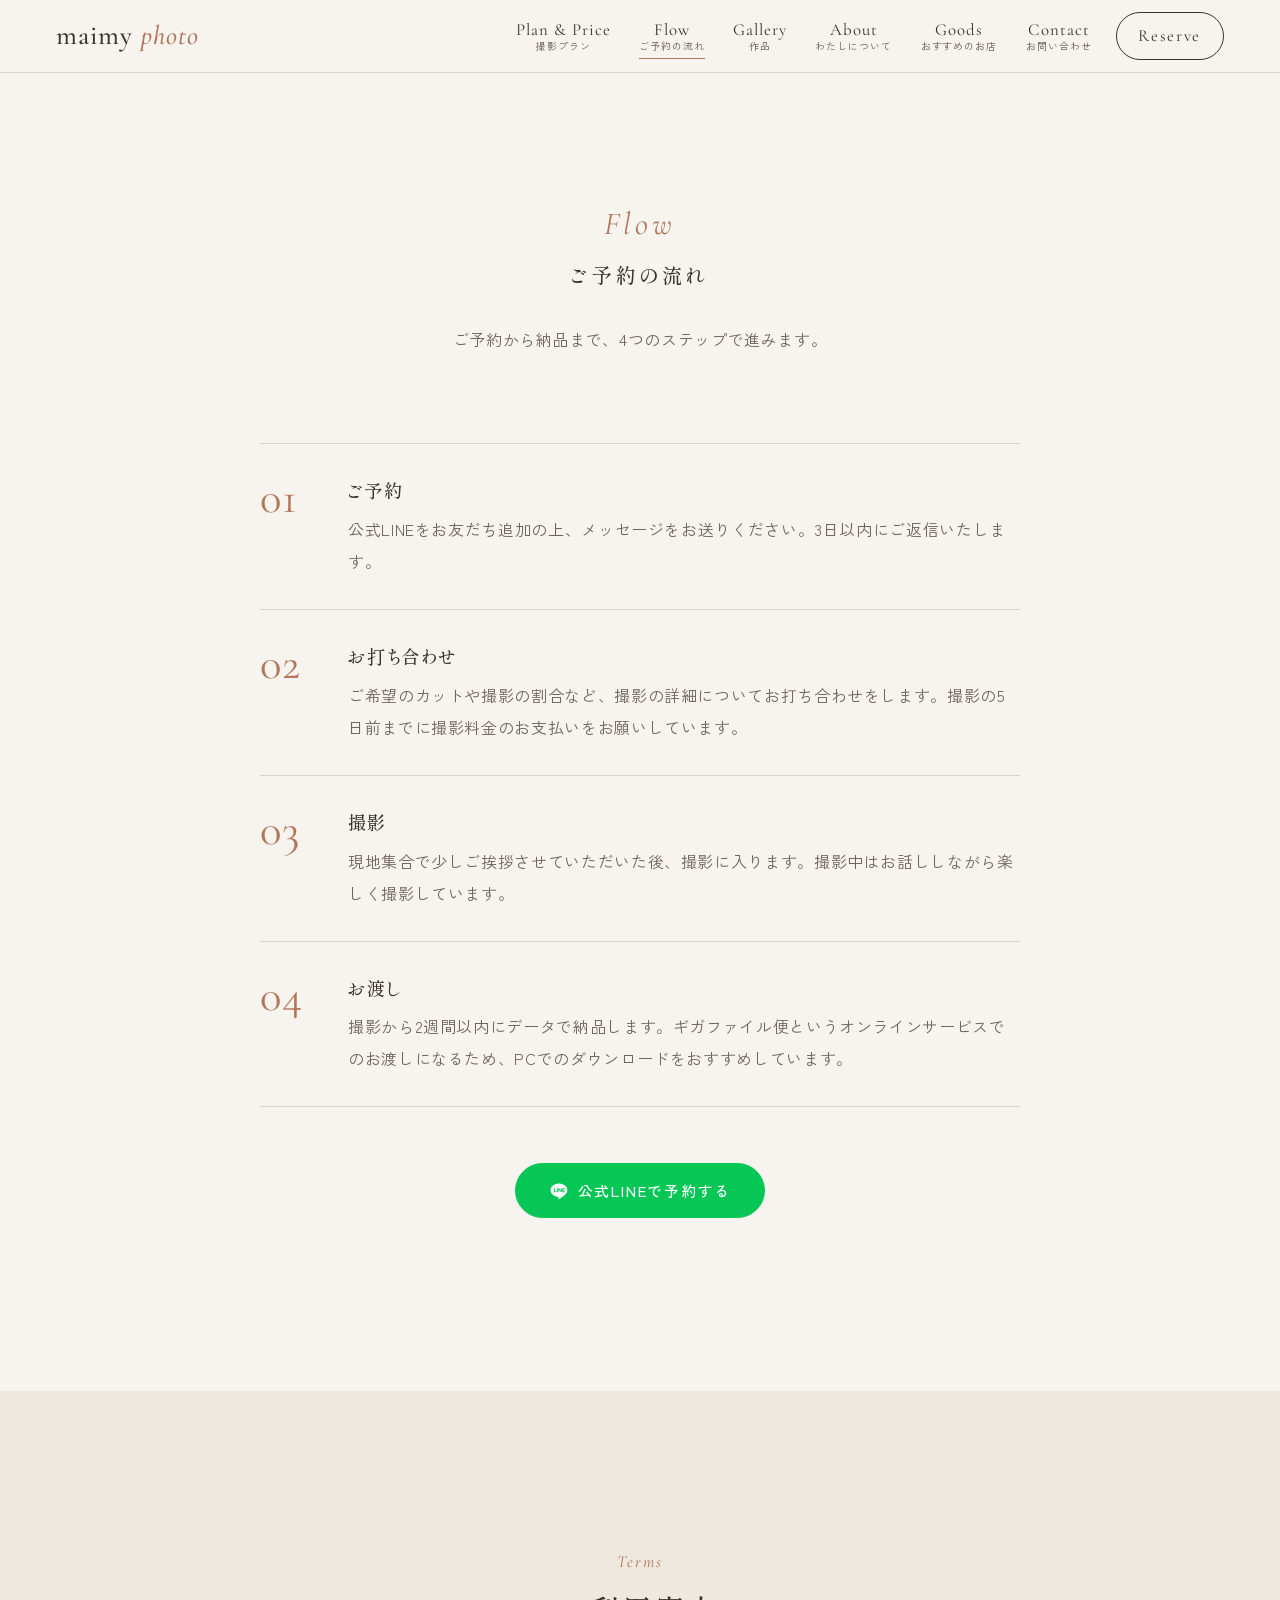
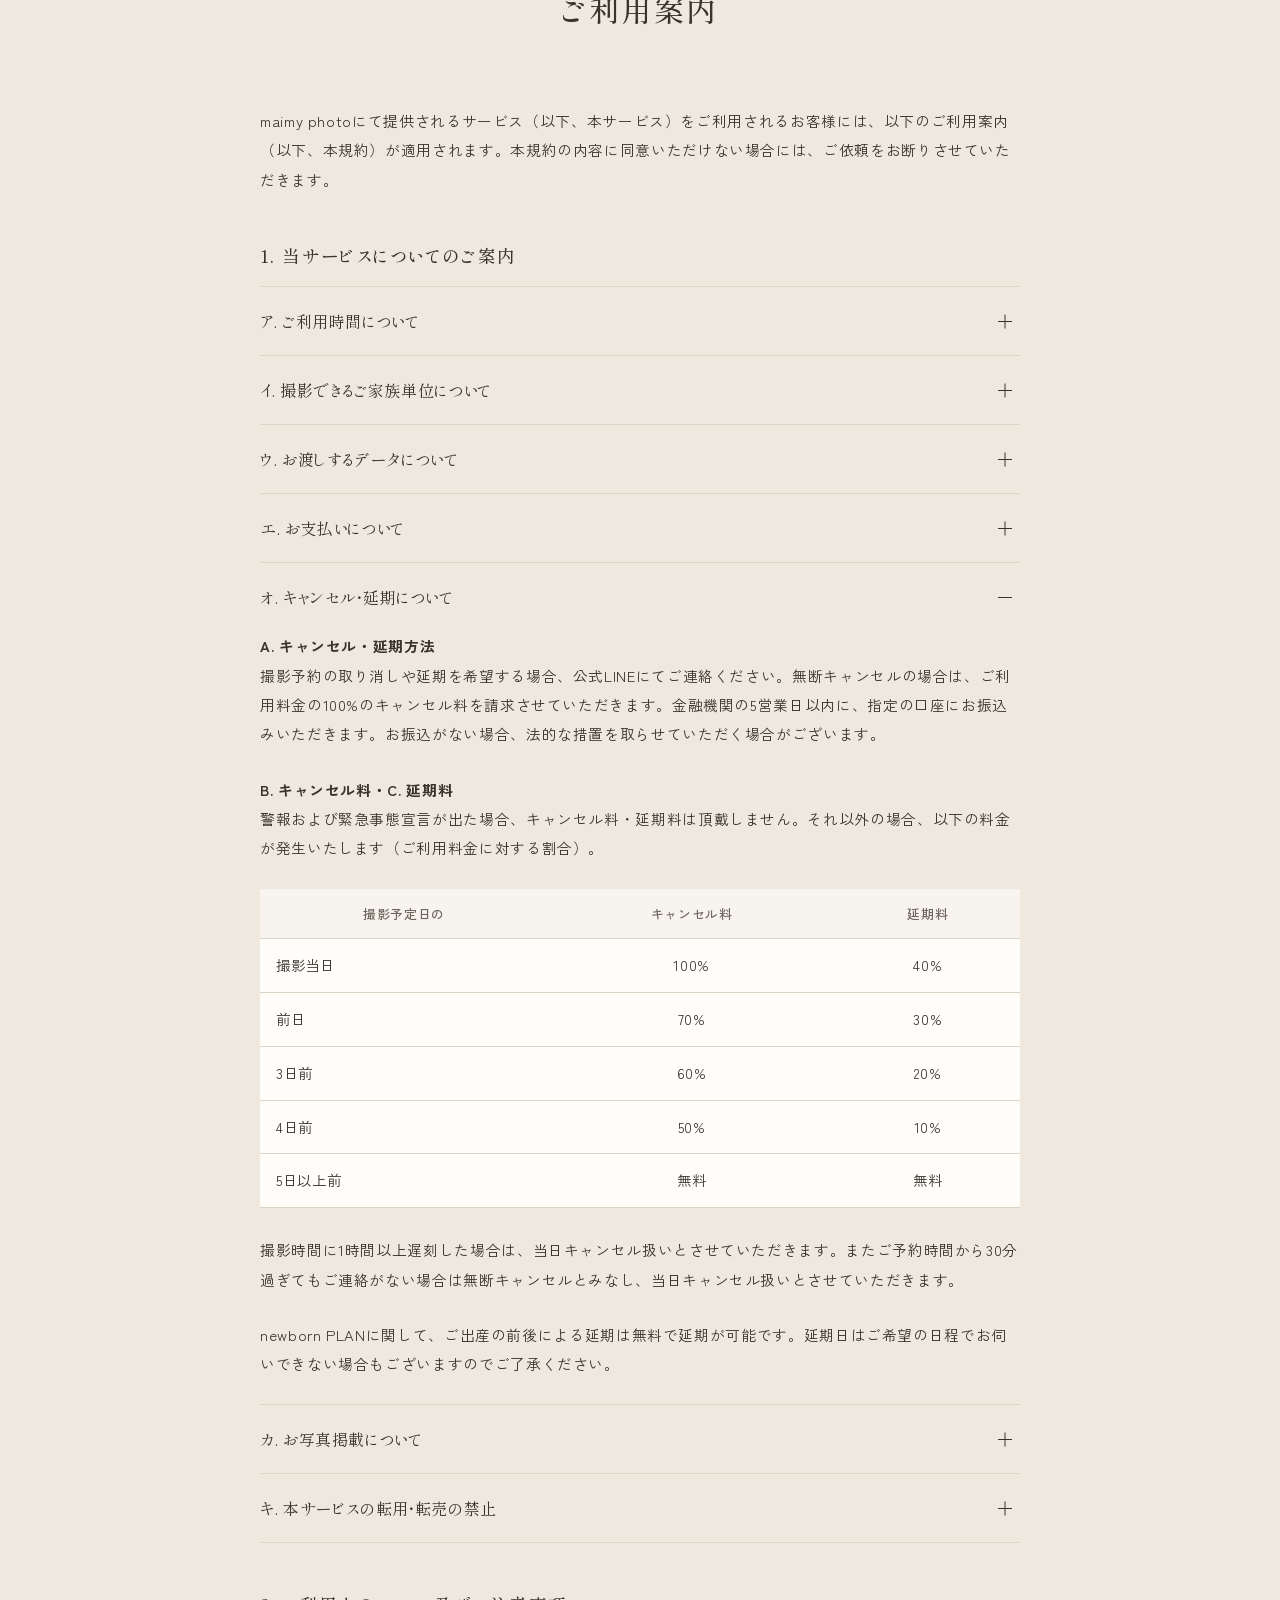
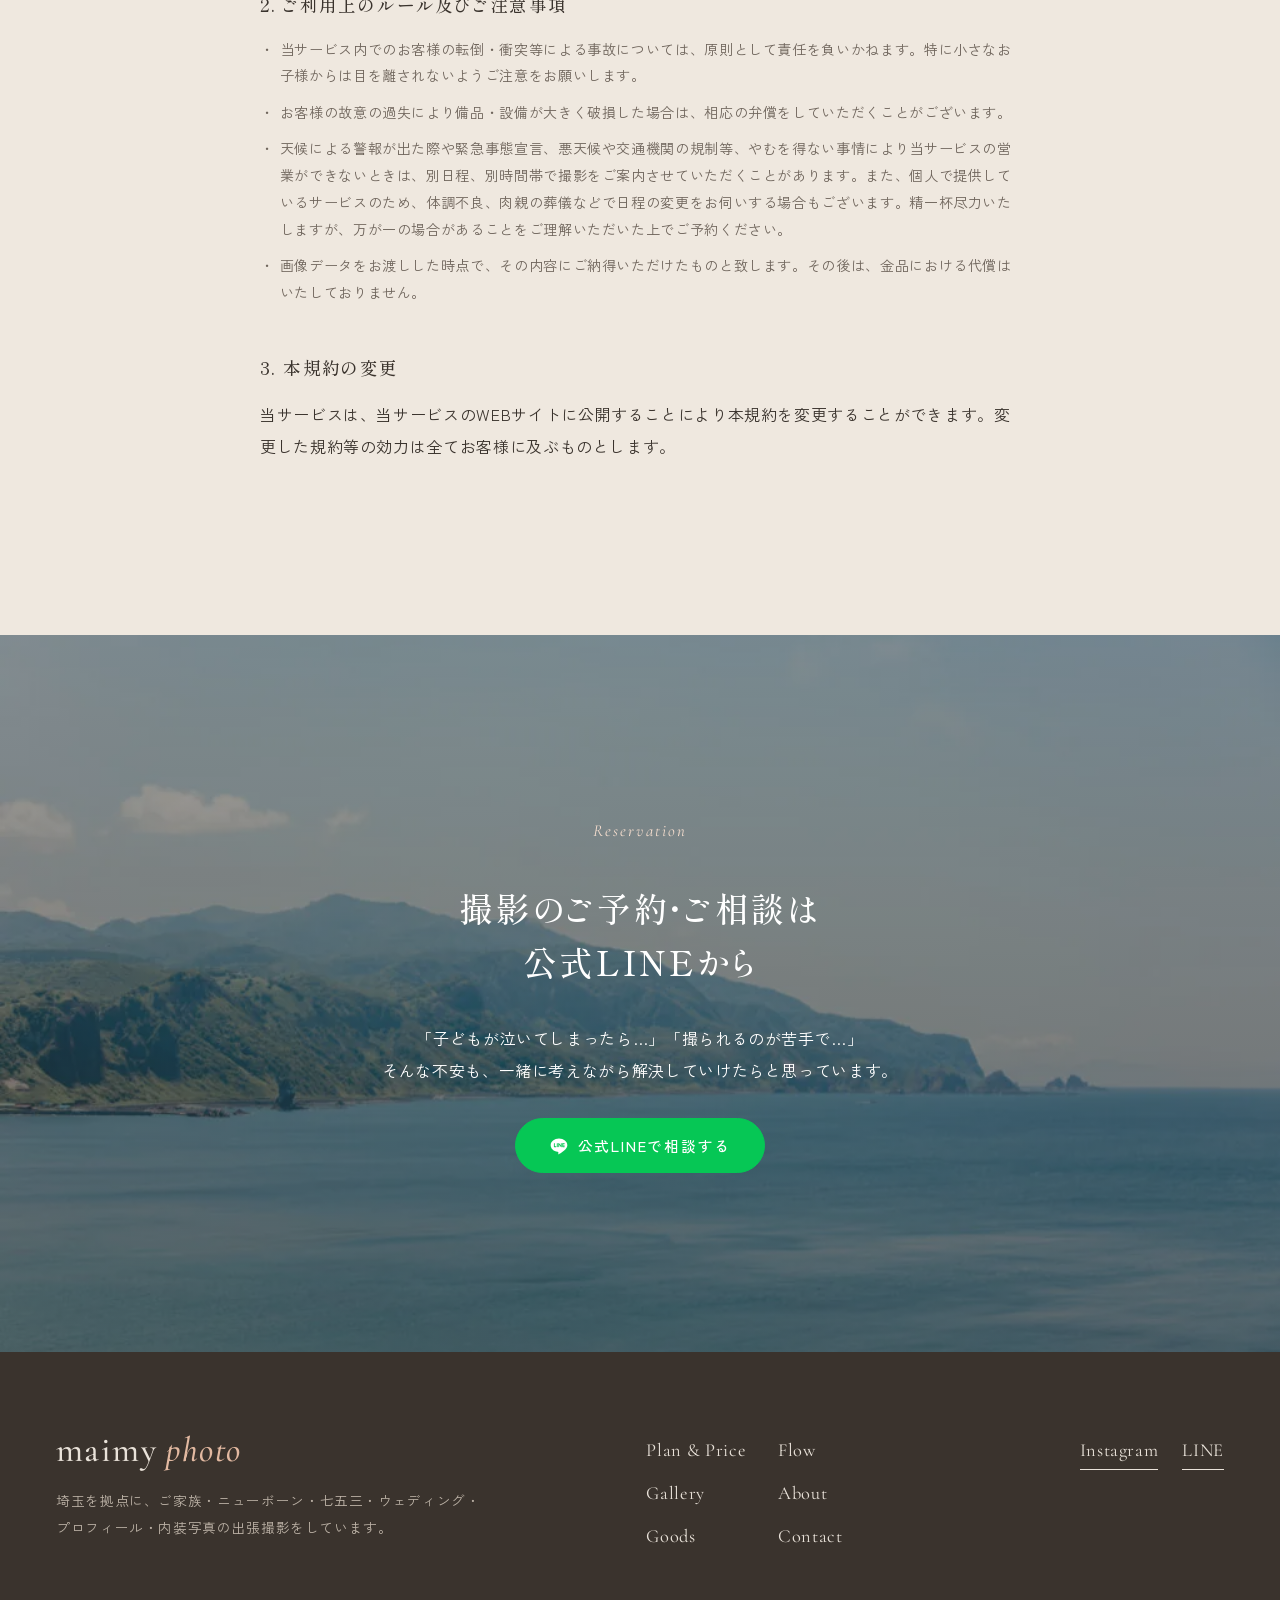
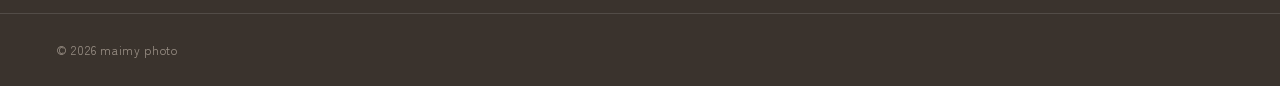
<file: docs/flow/index.html>
<!doctype html>
<html lang="ja">
<head>
<meta charset="utf-8">
<meta name="viewport" content="width=device-width, initial-scale=1, viewport-fit=cover">
<!-- プレビュー環境: 検索エンジンにインデックスさせない -->
<meta name="robots" content="noindex, nofollow, noarchive, nosnippet, noimageindex">
<meta name="googlebot" content="noindex, nofollow">
<title>ご予約の流れ・ご利用案内 | maimy photo</title>
<meta name="description" content="maimy photo のご予約から納品までの流れと、ご利用案内（キャンセル規定など）。">
<meta name="theme-color" content="#f7f3ee">
<link rel="icon" href="../favicon.svg" type="image/svg+xml">
<link rel="preconnect" href="https://fonts.googleapis.com">
<link rel="preconnect" href="https://fonts.gstatic.com" crossorigin>
<link rel="stylesheet" href="https://fonts.googleapis.com/css2?family=Cormorant+Garamond:ital,wght@0,400;0,500;1,400&family=Shippori+Mincho:wght@400;500&family=Zen+Kaku+Gothic+New:wght@400;500&display=swap">
<link rel="stylesheet" href="../assets/style.css">
<script src="../assets/main.js" defer></script>
</head>
<body class="">
<a class="skip" href="#main">本文へスキップ</a>
<header class="site-header" data-header>
  <div class="site-header__inner">
    <a class="logo" href="../" aria-label="maimy photo トップへ">maimy <i>photo</i></a>
    <nav class="gnav" aria-label="メインメニュー">
      <ul><li><a href="../plan/"><span class="en">Plan & Price</span><span class="ja">撮影プラン</span></a></li><li><a href="../flow/" aria-current="page"><span class="en">Flow</span><span class="ja">ご予約の流れ</span></a></li><li><a href="../gallery/"><span class="en">Gallery</span><span class="ja">作品</span></a></li><li><a href="../about/"><span class="en">About</span><span class="ja">わたしについて</span></a></li><li><a href="../goods/"><span class="en">Goods</span><span class="ja">おすすめのお店</span></a></li><li><a href="../contact/"><span class="en">Contact</span><span class="ja">お問い合わせ</span></a></li></ul>
    </nav>
    <a class="header-cta" href="https://lin.ee/narDqNW" target="_blank" rel="noopener">Reserve</a>
    <button class="menu-toggle" type="button" aria-expanded="false" aria-controls="drawer" data-menu-toggle>
      <span></span><span></span><span class="sr">メニュー</span>
    </button>
  </div>
</header>
<div class="drawer" id="drawer" hidden data-drawer>
  <nav aria-label="モバイルメニュー"><ul><li><a href="../plan/"><span class="en">Plan & Price</span><span class="ja">撮影プラン</span></a></li><li><a href="../flow/" aria-current="page"><span class="en">Flow</span><span class="ja">ご予約の流れ</span></a></li><li><a href="../gallery/"><span class="en">Gallery</span><span class="ja">作品</span></a></li><li><a href="../about/"><span class="en">About</span><span class="ja">わたしについて</span></a></li><li><a href="../goods/"><span class="en">Goods</span><span class="ja">おすすめのお店</span></a></li><li><a href="../contact/"><span class="en">Contact</span><span class="ja">お問い合わせ</span></a></li></ul></nav>
  <a class="btn btn--line" href="https://lin.ee/narDqNW" target="_blank" rel="noopener"><svg aria-hidden="true" viewBox="0 0 24 24" width="20" height="20"><path fill="currentColor" d="M12 3C6.48 3 2 6.6 2 11.04c0 3.98 3.55 7.31 8.35 7.94.33.07.77.22.88.5.1.25.07.65.03.9l-.14.85c-.04.25-.2.98.86.53 1.06-.45 5.73-3.37 7.82-5.78C21.24 14.4 22 12.8 22 11.04 22 6.6 17.52 3 12 3Zm-3.6 10.4H6.42a.53.53 0 0 1-.53-.53V8.9a.53.53 0 1 1 1.06 0v3.44H8.4a.53.53 0 1 1 0 1.06Zm2.05-.53a.53.53 0 1 1-1.06 0V8.9a.53.53 0 1 1 1.06 0v3.97Zm4.77 0a.53.53 0 0 1-.95.32l-2.03-2.77v2.45a.53.53 0 1 1-1.06 0V8.9a.53.53 0 0 1 .95-.32l2.03 2.77V8.9a.53.53 0 1 1 1.06 0v3.97Zm3.21-2.51a.53.53 0 1 1 0 1.06h-1.45v.92h1.45a.53.53 0 1 1 0 1.06h-1.98a.53.53 0 0 1-.53-.53V8.9c0-.29.24-.53.53-.53h1.98a.53.53 0 1 1 0 1.06h-1.45v.93h1.45Z"/></svg><span>公式LINEでご予約・ご相談</span></a>
</div>
<main id="main">

<header class="page-header container"><p class="eyebrow">Flow</p><h1>ご予約の流れ</h1><p class="page-header__lead">ご予約から納品まで、4つのステップで進みます。</p></header>
<section class="section section--flush container narrow">
  <ol class="flow-list"><li class="reveal"><span class="num">01</span><div><h3>ご予約</h3><p>公式LINEをお友だち追加の上、メッセージをお送りください。3日以内にご返信いたします。</p></div></li><li class="reveal"><span class="num">02</span><div><h3>お打ち合わせ</h3><p>ご希望のカットや撮影の割合など、撮影の詳細についてお打ち合わせをします。撮影の5日前までに撮影料金のお支払いをお願いしています。</p></div></li><li class="reveal"><span class="num">03</span><div><h3>撮影</h3><p>現地集合で少しご挨拶させていただいた後、撮影に入ります。撮影中はお話ししながら楽しく撮影しています。</p></div></li><li class="reveal"><span class="num">04</span><div><h3>お渡し</h3><p>撮影から2週間以内にデータで納品します。ギガファイル便というオンラインサービスでのお渡しになるため、PCでのダウンロードをおすすめしています。</p></div></li></ol>
  <p class="center"><a class="btn btn--line" href="https://lin.ee/narDqNW" target="_blank" rel="noopener"><svg aria-hidden="true" viewBox="0 0 24 24" width="20" height="20"><path fill="currentColor" d="M12 3C6.48 3 2 6.6 2 11.04c0 3.98 3.55 7.31 8.35 7.94.33.07.77.22.88.5.1.25.07.65.03.9l-.14.85c-.04.25-.2.98.86.53 1.06-.45 5.73-3.37 7.82-5.78C21.24 14.4 22 12.8 22 11.04 22 6.6 17.52 3 12 3Zm-3.6 10.4H6.42a.53.53 0 0 1-.53-.53V8.9a.53.53 0 1 1 1.06 0v3.44H8.4a.53.53 0 1 1 0 1.06Zm2.05-.53a.53.53 0 1 1-1.06 0V8.9a.53.53 0 1 1 1.06 0v3.97Zm4.77 0a.53.53 0 0 1-.95.32l-2.03-2.77v2.45a.53.53 0 1 1-1.06 0V8.9a.53.53 0 0 1 .95-.32l2.03 2.77V8.9a.53.53 0 1 1 1.06 0v3.97Zm3.21-2.51a.53.53 0 1 1 0 1.06h-1.45v.92h1.45a.53.53 0 1 1 0 1.06h-1.98a.53.53 0 0 1-.53-.53V8.9c0-.29.24-.53.53-.53h1.98a.53.53 0 1 1 0 1.06h-1.45v.93h1.45Z"/></svg><span>公式LINEで予約する</span></a></p>
</section>

<section class="section section--tint" id="terms">
  <div class="container narrow">
    <header class="section-head"><p class="eyebrow">Terms</p><h2>ご利用案内</h2></header>
    <p class="terms-intro">maimy photoにて提供されるサービス（以下、本サービス）をご利用されるお客様には、以下のご利用案内（以下、本規約）が適用されます。本規約の内容に同意いただけない場合には、ご依頼をお断りさせていただきます。</p>

    <h3 class="terms-h">1. 当サービスについてのご案内</h3>
    <details class="accordion"><summary>ア. ご利用時間について</summary><p>予約のお時間に集合場所へお越しください。ご予約時間に遅れますと100％のサービス（カット数、パターン数等）が提供できない場合がございます。この場合も料金の変更はございません。また1時間以上の遅刻は当日キャンセル扱いとさせていただきます。</p></details><details class="accordion"><summary>イ. 撮影できるご家族単位について</summary><p>撮影プランの料金は一家族での料金となります。お友達同士の撮影をご希望の場合は、どの撮影においても家族数分のお値段を頂戴しております（3家族の場合、通常のお値段×3家族分）。</p></details><details class="accordion"><summary>ウ. お渡しするデータについて</summary><p>お写真はデータのみ、撮影から2週間以内のお渡しになります。データはギガファイル便もしくはGoogle Driveでのお渡しになります。選定は当サービスにて行います。アートニューボーンプラン以外のプランでのお顔や傷などの修正は承っておりません。当サービスでのデータの保証期間は撮影日より3ヶ月とさせていただいております。また、保証期間の終了日にご連絡は致しておりません。</p></details><details class="accordion"><summary>エ. お支払いについて</summary><p>基本的には撮影日の5日前までに指定の口座にお振り込みをお願いしています。interior PLANに関してのみ、撮影前に見積書を、納品時に合わせて請求書をお送りいたします。</p></details>
    <details class="accordion" open>
      <summary>オ. キャンセル・延期について</summary>
      <p><strong>A. キャンセル・延期方法</strong><br>撮影予約の取り消しや延期を希望する場合、公式LINEにてご連絡ください。無断キャンセルの場合は、ご利用料金の100%のキャンセル料を請求させていただきます。金融機関の5営業日以内に、指定の口座にお振込みいただきます。お振込がない場合、法的な措置を取らせていただく場合がございます。</p>
      <p><strong>B. キャンセル料・C. 延期料</strong><br>警報および緊急事態宣言が出た場合、キャンセル料・延期料は頂戴しません。それ以外の場合、以下の料金が発生いたします（ご利用料金に対する割合）。</p>
      <div class="table-wrap">
        <table class="fee-table">
          <thead><tr><th scope="col">撮影予定日の</th><th scope="col">キャンセル料</th><th scope="col">延期料</th></tr></thead>
          <tbody><tr><th scope="row">撮影当日</th><td>100%</td><td>40%</td></tr><tr><th scope="row">前日</th><td>70%</td><td>30%</td></tr><tr><th scope="row">3日前</th><td>60%</td><td>20%</td></tr><tr><th scope="row">4日前</th><td>50%</td><td>10%</td></tr><tr><th scope="row">5日以上前</th><td>無料</td><td>無料</td></tr></tbody>
        </table>
      </div>
      <p>撮影時間に1時間以上遅刻した場合は、当日キャンセル扱いとさせていただきます。またご予約時間から30分過ぎてもご連絡がない場合は無断キャンセルとみなし、当日キャンセル扱いとさせていただきます。</p>
      <p>newborn PLANに関して、ご出産の前後による延期は無料で延期が可能です。延期日はご希望の日程でお伺いできない場合もございますのでご了承ください。</p>
    </details>
    <details class="accordion">
      <summary>カ. お写真掲載について</summary>
      <p>お客様による事前の同意がある場合に限り、本サービスのプロモーション等において、撮影データを利用することができるものとします。お客様による同意が撤回された場合、当サービスはプロモーション等での利用をすみやかに停止します。</p>
    </details>
    <details class="accordion">
      <summary>キ. 本サービスの転用・転売の禁止</summary>
      <p>本サービス上に掲載された画像を無断転載・無断利用することは禁止します。また、撮影したお写真は当サービスに著作権が帰属いたします。個人的な利用以外の目的（広告を伴うWeb上での公開も含む）にて、複製、配布、販売、公開等を行うことはできません。</p>
    </details>

    <h3 class="terms-h">2. ご利用上のルール及びご注意事項</h3>
    <ul class="notes notes--plain">
      <li>当サービス内でのお客様の転倒・衝突等による事故については、原則として責任を負いかねます。特に小さなお子様からは目を離されないようご注意をお願いします。</li>
      <li>お客様の故意の過失により備品・設備が大きく破損した場合は、相応の弁償をしていただくことがございます。</li>
      <li>天候による警報が出た際や緊急事態宣言、悪天候や交通機関の規制等、やむを得ない事情により当サービスの営業ができないときは、別日程、別時間帯で撮影をご案内させていただくことがあります。また、個人で提供しているサービスのため、体調不良、肉親の葬儀などで日程の変更をお伺いする場合もございます。精一杯尽力いたしますが、万が一の場合があることをご理解いただいた上でご予約ください。</li>
      <li>画像データをお渡しした時点で、その内容にご納得いただけたものと致します。その後は、金品における代償はいたしておりません。</li>
    </ul>

    <h3 class="terms-h">3. 本規約の変更</h3>
    <p>当サービスは、当サービスのWEBサイトに公開することにより本規約を変更することができます。変更した規約等の効力は全てお客様に及ぶものとします。</p>
  </div>
</section>

<section class="cta-band">
  <div class="cta-band__bg"><img src="../img/sea-800.webp" srcset="../img/sea-800.webp 800w, ../img/sea-1024.webp 1024w" sizes="100vw" width="1024" height="683" alt="" loading="lazy" decoding="async"></div>
  <div class="container cta-band__inner reveal">
    <p class="eyebrow">Reservation</p>
    <h2>撮影のご予約・ご相談は<br>公式LINEから</h2>
    <p>「子どもが泣いてしまったら…」「撮られるのが苦手で…」<br class="pc">そんな不安も、一緒に考えながら解決していけたらと思っています。</p>
    <a class="btn btn--line" href="https://lin.ee/narDqNW" target="_blank" rel="noopener"><svg aria-hidden="true" viewBox="0 0 24 24" width="20" height="20"><path fill="currentColor" d="M12 3C6.48 3 2 6.6 2 11.04c0 3.98 3.55 7.31 8.35 7.94.33.07.77.22.88.5.1.25.07.65.03.9l-.14.85c-.04.25-.2.98.86.53 1.06-.45 5.73-3.37 7.82-5.78C21.24 14.4 22 12.8 22 11.04 22 6.6 17.52 3 12 3Zm-3.6 10.4H6.42a.53.53 0 0 1-.53-.53V8.9a.53.53 0 1 1 1.06 0v3.44H8.4a.53.53 0 1 1 0 1.06Zm2.05-.53a.53.53 0 1 1-1.06 0V8.9a.53.53 0 1 1 1.06 0v3.97Zm4.77 0a.53.53 0 0 1-.95.32l-2.03-2.77v2.45a.53.53 0 1 1-1.06 0V8.9a.53.53 0 0 1 .95-.32l2.03 2.77V8.9a.53.53 0 1 1 1.06 0v3.97Zm3.21-2.51a.53.53 0 1 1 0 1.06h-1.45v.92h1.45a.53.53 0 1 1 0 1.06h-1.98a.53.53 0 0 1-.53-.53V8.9c0-.29.24-.53.53-.53h1.98a.53.53 0 1 1 0 1.06h-1.45v.93h1.45Z"/></svg><span>公式LINEで相談する</span></a>
  </div>
</section>

</main>
<footer class="site-footer">
  <div class="container site-footer__inner">
    <div>
      <a class="logo logo--lg" href="../">maimy <i>photo</i></a>
      <p class="site-footer__lead">埼玉を拠点に、ご家族・ニューボーン・七五三・ウェディング・<br class="pc">プロフィール・内装写真の出張撮影をしています。</p>
    </div>
    <nav aria-label="フッターメニュー">
      <ul class="fnav"><li><a href="../plan/">Plan & Price</a></li><li><a href="../flow/">Flow</a></li><li><a href="../gallery/">Gallery</a></li><li><a href="../about/">About</a></li><li><a href="../goods/">Goods</a></li><li><a href="../contact/">Contact</a></li></ul>
    </nav>
    <div class="site-footer__social">
      <a href="https://www.instagram.com/maimy_photo/" target="_blank" rel="noopener">Instagram</a>
      <a href="https://lin.ee/narDqNW" target="_blank" rel="noopener">LINE</a>
    </div>
  </div>
  <p class="copyright container">© 2026 maimy photo</p>
</footer>
</body>
</html>
</file>
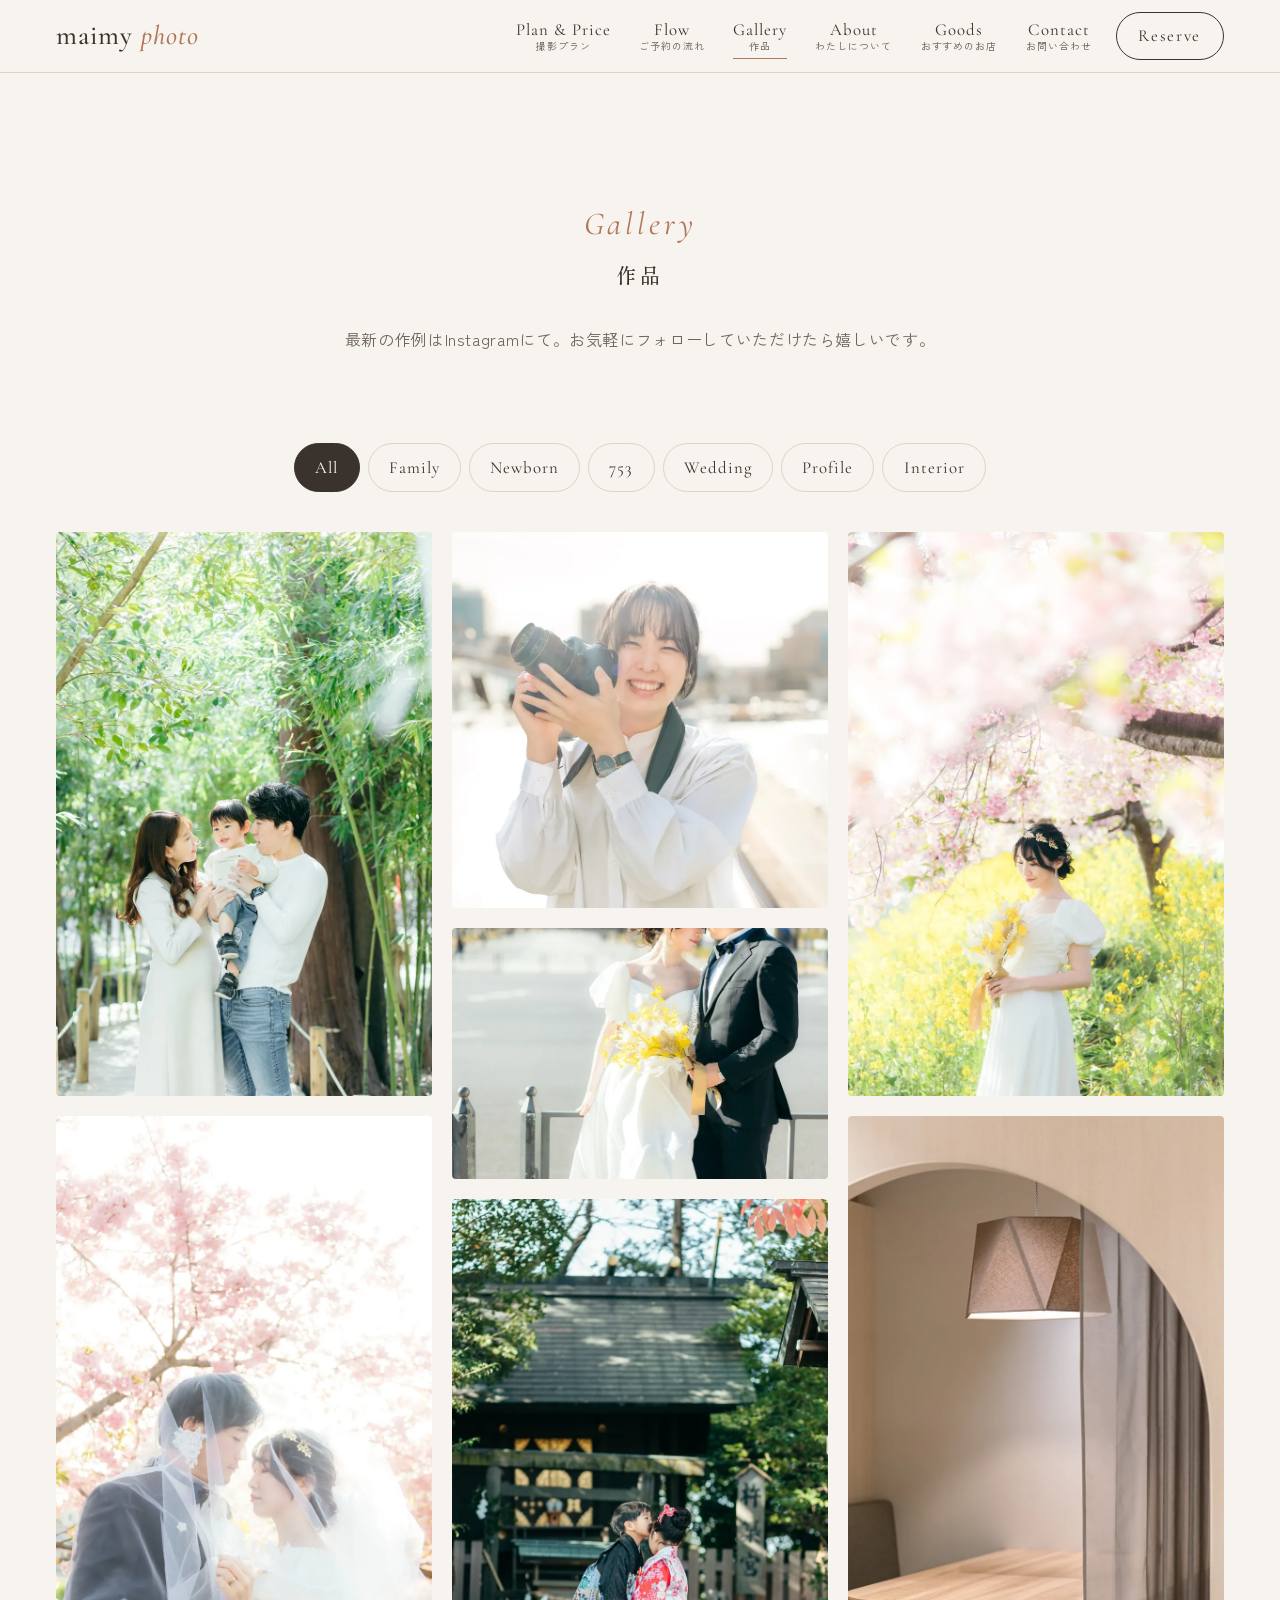
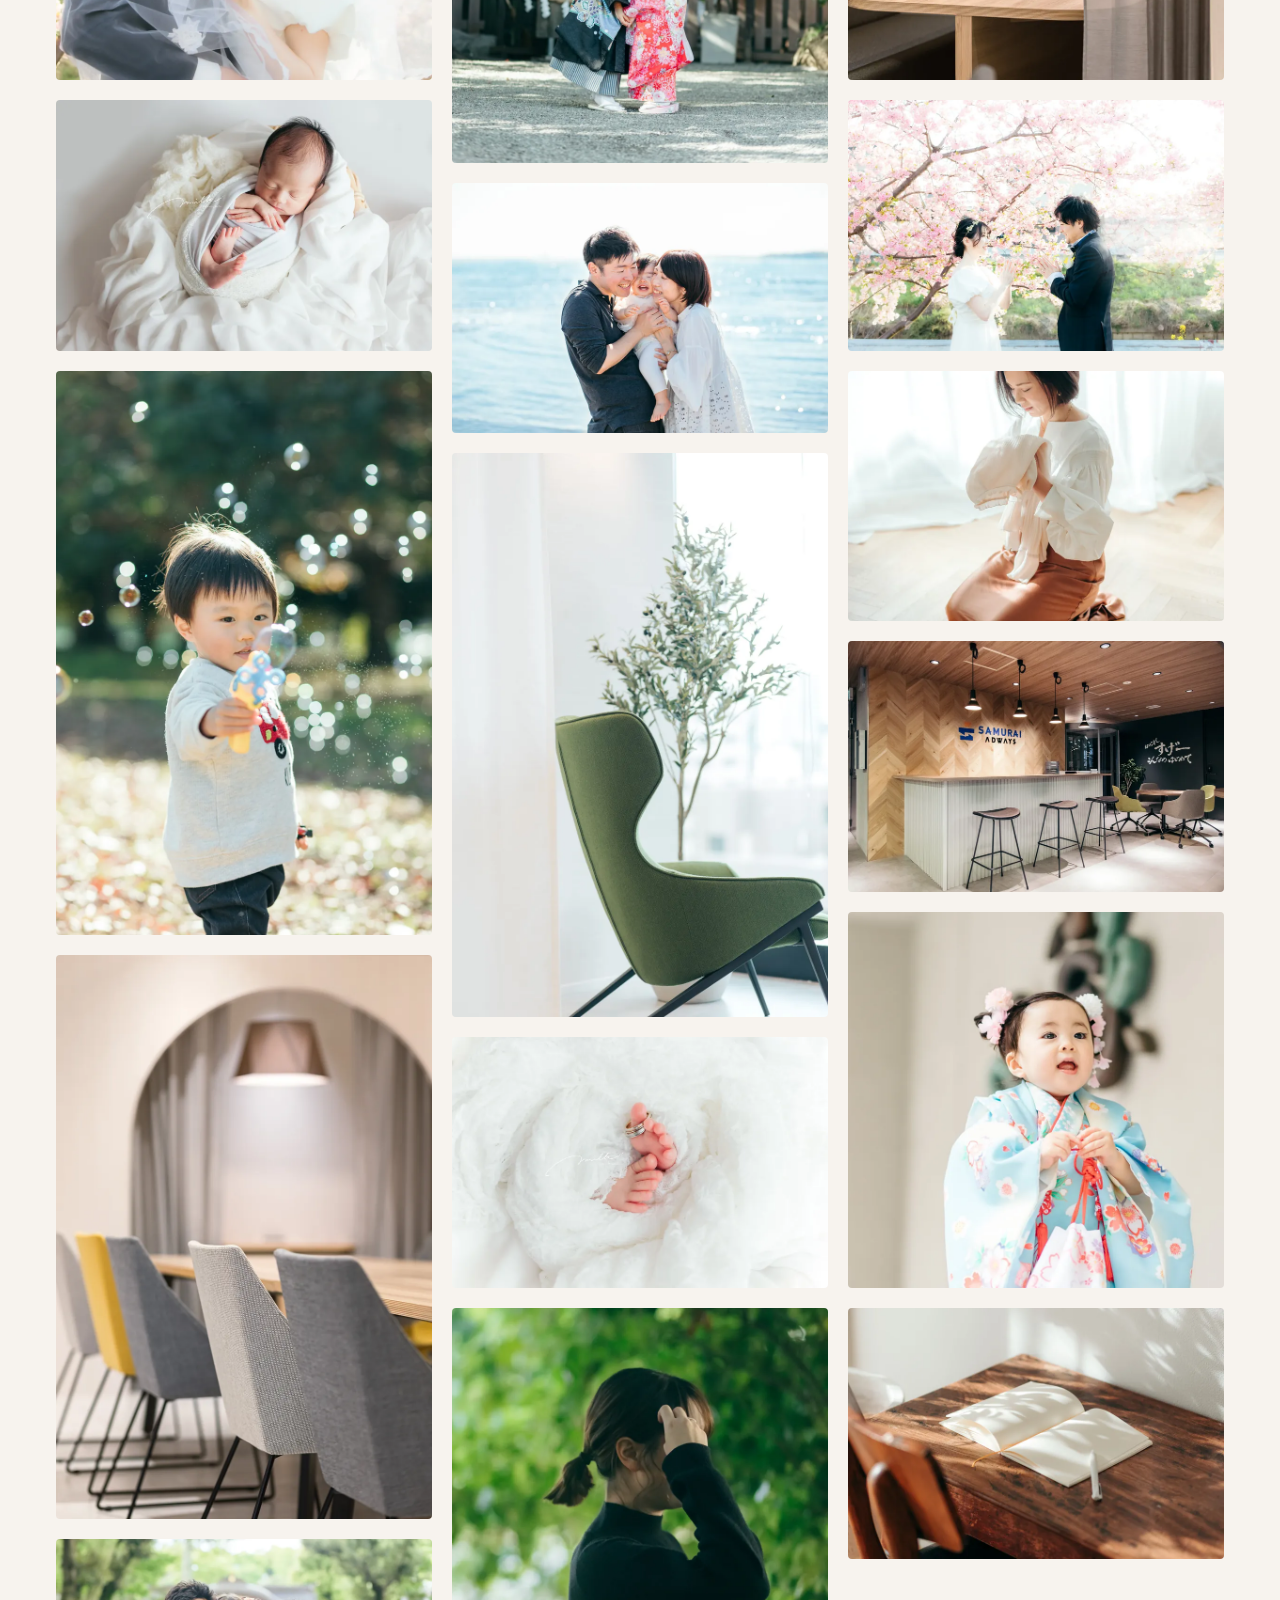
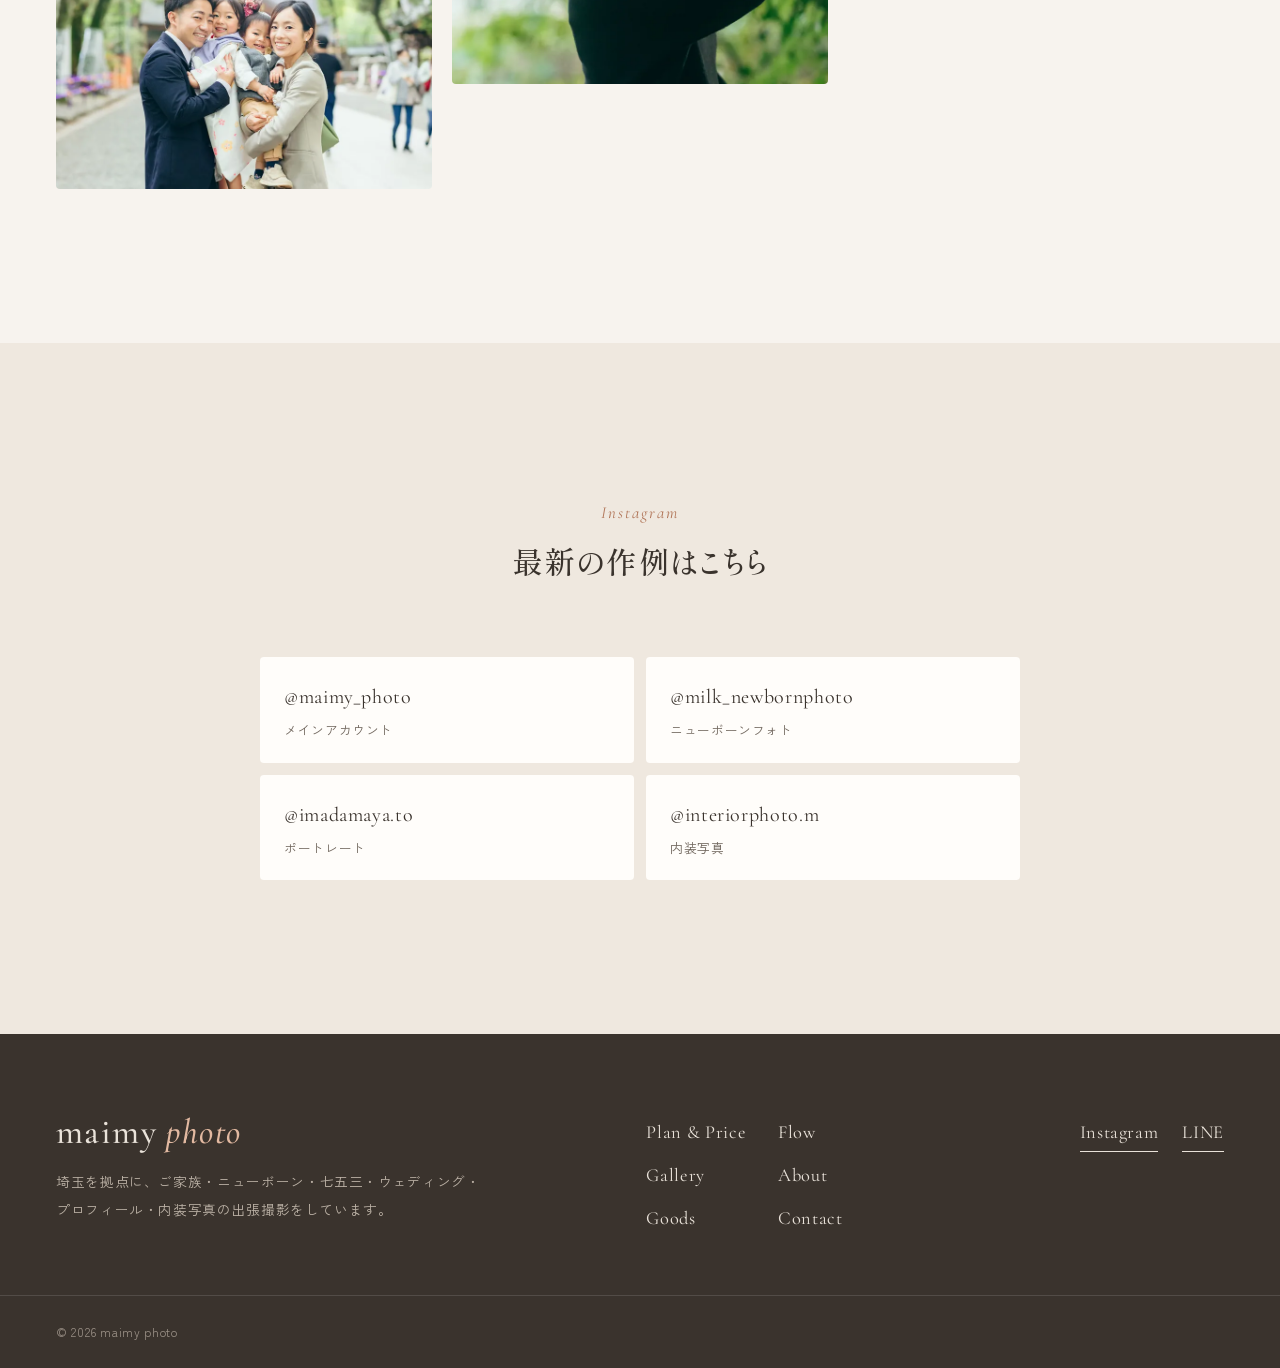
<file: docs/gallery/index.html>
<!doctype html>
<html lang="ja">
<head>
<meta charset="utf-8">
<meta name="viewport" content="width=device-width, initial-scale=1, viewport-fit=cover">
<!-- プレビュー環境: 検索エンジンにインデックスさせない -->
<meta name="robots" content="noindex, nofollow, noarchive, nosnippet, noimageindex">
<meta name="googlebot" content="noindex, nofollow">
<title>作品ギャラリー | maimy photo</title>
<meta name="description" content="maimy photo の撮影作品ギャラリー。">
<meta name="theme-color" content="#f7f3ee">
<link rel="icon" href="../favicon.svg" type="image/svg+xml">
<link rel="preconnect" href="https://fonts.googleapis.com">
<link rel="preconnect" href="https://fonts.gstatic.com" crossorigin>
<link rel="stylesheet" href="https://fonts.googleapis.com/css2?family=Cormorant+Garamond:ital,wght@0,400;0,500;1,400&family=Shippori+Mincho:wght@400;500&family=Zen+Kaku+Gothic+New:wght@400;500&display=swap">
<link rel="stylesheet" href="../assets/style.css">
<script src="../assets/main.js" defer></script>
</head>
<body class="">
<a class="skip" href="#main">本文へスキップ</a>
<header class="site-header" data-header>
  <div class="site-header__inner">
    <a class="logo" href="../" aria-label="maimy photo トップへ">maimy <i>photo</i></a>
    <nav class="gnav" aria-label="メインメニュー">
      <ul><li><a href="../plan/"><span class="en">Plan & Price</span><span class="ja">撮影プラン</span></a></li><li><a href="../flow/"><span class="en">Flow</span><span class="ja">ご予約の流れ</span></a></li><li><a href="../gallery/" aria-current="page"><span class="en">Gallery</span><span class="ja">作品</span></a></li><li><a href="../about/"><span class="en">About</span><span class="ja">わたしについて</span></a></li><li><a href="../goods/"><span class="en">Goods</span><span class="ja">おすすめのお店</span></a></li><li><a href="../contact/"><span class="en">Contact</span><span class="ja">お問い合わせ</span></a></li></ul>
    </nav>
    <a class="header-cta" href="https://lin.ee/narDqNW" target="_blank" rel="noopener">Reserve</a>
    <button class="menu-toggle" type="button" aria-expanded="false" aria-controls="drawer" data-menu-toggle>
      <span></span><span></span><span class="sr">メニュー</span>
    </button>
  </div>
</header>
<div class="drawer" id="drawer" hidden data-drawer>
  <nav aria-label="モバイルメニュー"><ul><li><a href="../plan/"><span class="en">Plan & Price</span><span class="ja">撮影プラン</span></a></li><li><a href="../flow/"><span class="en">Flow</span><span class="ja">ご予約の流れ</span></a></li><li><a href="../gallery/" aria-current="page"><span class="en">Gallery</span><span class="ja">作品</span></a></li><li><a href="../about/"><span class="en">About</span><span class="ja">わたしについて</span></a></li><li><a href="../goods/"><span class="en">Goods</span><span class="ja">おすすめのお店</span></a></li><li><a href="../contact/"><span class="en">Contact</span><span class="ja">お問い合わせ</span></a></li></ul></nav>
  <a class="btn btn--line" href="https://lin.ee/narDqNW" target="_blank" rel="noopener"><svg aria-hidden="true" viewBox="0 0 24 24" width="20" height="20"><path fill="currentColor" d="M12 3C6.48 3 2 6.6 2 11.04c0 3.98 3.55 7.31 8.35 7.94.33.07.77.22.88.5.1.25.07.65.03.9l-.14.85c-.04.25-.2.98.86.53 1.06-.45 5.73-3.37 7.82-5.78C21.24 14.4 22 12.8 22 11.04 22 6.6 17.52 3 12 3Zm-3.6 10.4H6.42a.53.53 0 0 1-.53-.53V8.9a.53.53 0 1 1 1.06 0v3.44H8.4a.53.53 0 1 1 0 1.06Zm2.05-.53a.53.53 0 1 1-1.06 0V8.9a.53.53 0 1 1 1.06 0v3.97Zm4.77 0a.53.53 0 0 1-.95.32l-2.03-2.77v2.45a.53.53 0 1 1-1.06 0V8.9a.53.53 0 0 1 .95-.32l2.03 2.77V8.9a.53.53 0 1 1 1.06 0v3.97Zm3.21-2.51a.53.53 0 1 1 0 1.06h-1.45v.92h1.45a.53.53 0 1 1 0 1.06h-1.98a.53.53 0 0 1-.53-.53V8.9c0-.29.24-.53.53-.53h1.98a.53.53 0 1 1 0 1.06h-1.45v.93h1.45Z"/></svg><span>公式LINEでご予約・ご相談</span></a>
</div>
<main id="main">

<header class="page-header container"><p class="eyebrow">Gallery</p><h1>作品</h1><p class="page-header__lead">最新の作例はInstagramにて。お気軽にフォローしていただけたら嬉しいです。</p></header>
<section class="section section--flush container">
  <div class="filters" role="group" aria-label="カテゴリで絞り込み"><button type="button" data-filter="all" aria-pressed="true">All</button><button type="button" data-filter="family" aria-pressed="false">Family</button><button type="button" data-filter="newborn" aria-pressed="false">Newborn</button><button type="button" data-filter="753" aria-pressed="false">753</button><button type="button" data-filter="wedding" aria-pressed="false">Wedding</button><button type="button" data-filter="profile" aria-pressed="false">Profile</button><button type="button" data-filter="interior" aria-pressed="false">Interior</button></div>
  <ul class="masonry" data-masonry><li data-cat="family"><button type="button" class="masonry__btn" data-lightbox="../img/hero-family-912.webp" aria-label="拡大表示"><img src="../img/hero-family-800.webp" srcset="../img/hero-family-800.webp 800w, ../img/hero-family-912.webp 912w" sizes="(min-width: 960px) 33vw, 50vw" width="912" height="1368" alt="作例写真" loading="lazy" decoding="async"></button></li><li data-cat="wedding"><button type="button" class="masonry__btn" data-lightbox="../img/hero-wedding-912.webp" aria-label="拡大表示"><img src="../img/hero-wedding-800.webp" srcset="../img/hero-wedding-800.webp 800w, ../img/hero-wedding-912.webp 912w" sizes="(min-width: 960px) 33vw, 50vw" width="912" height="1368" alt="作例写真" loading="lazy" decoding="async"></button></li><li data-cat="newborn"><button type="button" class="masonry__btn" data-lightbox="../img/newborn-1368.webp" aria-label="拡大表示"><img src="../img/newborn-800.webp" srcset="../img/newborn-800.webp 800w, ../img/newborn-1368.webp 1368w" sizes="(min-width: 960px) 33vw, 50vw" width="1368" height="912" alt="作例写真" loading="lazy" decoding="async"></button></li><li data-cat="family"><button type="button" class="masonry__btn" data-lightbox="../img/hero-kids-912.webp" aria-label="拡大表示"><img src="../img/hero-kids-800.webp" srcset="../img/hero-kids-800.webp 800w, ../img/hero-kids-912.webp 912w" sizes="(min-width: 960px) 33vw, 50vw" width="912" height="1368" alt="作例写真" loading="lazy" decoding="async"></button></li><li data-cat="interior"><button type="button" class="masonry__btn" data-lightbox="../img/interior-arch-887.webp" aria-label="拡大表示"><img src="../img/interior-arch-800.webp" srcset="../img/interior-arch-800.webp 800w, ../img/interior-arch-887.webp 887w" sizes="(min-width: 960px) 33vw, 50vw" width="887" height="1331" alt="作例写真" loading="lazy" decoding="async"></button></li><li data-cat="753"><button type="button" class="masonry__btn" data-lightbox="../img/kimono-1600.webp" aria-label="拡大表示"><img src="../img/kimono-800.webp" srcset="../img/kimono-800.webp 800w, ../img/kimono-1600.webp 1600w" sizes="(min-width: 960px) 33vw, 50vw" width="1600" height="1066" alt="作例写真" loading="lazy" decoding="async"></button></li><li data-cat="profile"><button type="button" class="masonry__btn" data-lightbox="../img/profile-camera-1600.webp" aria-label="拡大表示"><img src="../img/profile-camera-800.webp" srcset="../img/profile-camera-800.webp 800w, ../img/profile-camera-1600.webp 1600w" sizes="(min-width: 960px) 33vw, 50vw" width="1600" height="1600" alt="作例写真" loading="lazy" decoding="async"></button></li><li data-cat="wedding"><button type="button" class="masonry__btn" data-lightbox="../img/wedding-sakura-1362.webp" aria-label="拡大表示"><img src="../img/wedding-sakura-800.webp" srcset="../img/wedding-sakura-800.webp 800w, ../img/wedding-sakura-1362.webp 1362w" sizes="(min-width: 960px) 33vw, 50vw" width="1362" height="908" alt="作例写真" loading="lazy" decoding="async"></button></li><li data-cat="753"><button type="button" class="masonry__btn" data-lightbox="../img/shichigosan-1600.webp" aria-label="拡大表示"><img src="../img/shichigosan-800.webp" srcset="../img/shichigosan-800.webp 800w, ../img/shichigosan-1600.webp 1600w" sizes="(min-width: 960px) 33vw, 50vw" width="1600" height="2400" alt="作例写真" loading="lazy" decoding="async"></button></li><li data-cat="family"><button type="button" class="masonry__btn" data-lightbox="../img/family-1600.webp" aria-label="拡大表示"><img src="../img/family-800.webp" srcset="../img/family-800.webp 800w, ../img/family-1600.webp 1600w" sizes="(min-width: 960px) 33vw, 50vw" width="1600" height="1066" alt="作例写真" loading="lazy" decoding="async"></button></li><li data-cat="interior"><button type="button" class="masonry__btn" data-lightbox="../img/interior-chair-1600.webp" aria-label="拡大表示"><img src="../img/interior-chair-800.webp" srcset="../img/interior-chair-800.webp 800w, ../img/interior-chair-1600.webp 1600w" sizes="(min-width: 960px) 33vw, 50vw" width="1600" height="2400" alt="作例写真" loading="lazy" decoding="async"></button></li><li data-cat="newborn"><button type="button" class="masonry__btn" data-lightbox="../img/newborn-feet-1368.webp" aria-label="拡大表示"><img src="../img/newborn-feet-800.webp" srcset="../img/newborn-feet-800.webp 800w, ../img/newborn-feet-1368.webp 1368w" sizes="(min-width: 960px) 33vw, 50vw" width="1368" height="912" alt="作例写真" loading="lazy" decoding="async"></button></li><li data-cat="profile"><button type="button" class="masonry__btn" data-lightbox="../img/profile-green-1600.webp" aria-label="拡大表示"><img src="../img/profile-green-800.webp" srcset="../img/profile-green-800.webp 800w, ../img/profile-green-1600.webp 1600w" sizes="(min-width: 960px) 33vw, 50vw" width="1600" height="1601" alt="作例写真" loading="lazy" decoding="async"></button></li><li data-cat="wedding"><button type="button" class="masonry__btn" data-lightbox="../img/wedding-field-912.webp" aria-label="拡大表示"><img src="../img/wedding-field-800.webp" srcset="../img/wedding-field-800.webp 800w, ../img/wedding-field-912.webp 912w" sizes="(min-width: 960px) 33vw, 50vw" width="912" height="1368" alt="作例写真" loading="lazy" decoding="async"></button></li><li data-cat="interior"><button type="button" class="masonry__btn" data-lightbox="../img/interior-office-895.webp" aria-label="拡大表示"><img src="../img/interior-office-800.webp" srcset="../img/interior-office-800.webp 800w, ../img/interior-office-895.webp 895w" sizes="(min-width: 960px) 33vw, 50vw" width="895" height="1342" alt="作例写真" loading="lazy" decoding="async"></button></li><li data-cat="wedding"><button type="button" class="masonry__btn" data-lightbox="../img/wedding-1368.webp" aria-label="拡大表示"><img src="../img/wedding-800.webp" srcset="../img/wedding-800.webp 800w, ../img/wedding-1368.webp 1368w" sizes="(min-width: 960px) 33vw, 50vw" width="1368" height="912" alt="作例写真" loading="lazy" decoding="async"></button></li><li data-cat="profile"><button type="button" class="masonry__btn" data-lightbox="../img/profile-1368.webp" aria-label="拡大表示"><img src="../img/profile-800.webp" srcset="../img/profile-800.webp 800w, ../img/profile-1368.webp 1368w" sizes="(min-width: 960px) 33vw, 50vw" width="1368" height="912" alt="作例写真" loading="lazy" decoding="async"></button></li><li data-cat="interior"><button type="button" class="masonry__btn" data-lightbox="../img/interior-1320.webp" aria-label="拡大表示"><img src="../img/interior-800.webp" srcset="../img/interior-800.webp 800w, ../img/interior-1320.webp 1320w" sizes="(min-width: 960px) 33vw, 50vw" width="1320" height="880" alt="作例写真" loading="lazy" decoding="async"></button></li><li data-cat="753"><button type="button" class="masonry__btn" data-lightbox="../img/shichigosan-square-1600.webp" aria-label="拡大表示"><img src="../img/shichigosan-square-800.webp" srcset="../img/shichigosan-square-800.webp 800w, ../img/shichigosan-square-1600.webp 1600w" sizes="(min-width: 960px) 33vw, 50vw" width="1600" height="1601" alt="作例写真" loading="lazy" decoding="async"></button></li><li data-cat="interior"><button type="button" class="masonry__btn" data-lightbox="../img/interior-desk-1267.webp" aria-label="拡大表示"><img src="../img/interior-desk-800.webp" srcset="../img/interior-desk-800.webp 800w, ../img/interior-desk-1267.webp 1267w" sizes="(min-width: 960px) 33vw, 50vw" width="1267" height="845" alt="作例写真" loading="lazy" decoding="async"></button></li></ul>
</section>
<section class="section section--tint">
  <div class="container narrow">
    <header class="section-head"><p class="eyebrow">Instagram</p><h2>最新の作例はこちら</h2></header>
    <ul class="ig-list"><li><a href="https://www.instagram.com/maimy_photo/" target="_blank" rel="noopener"><span class="ig-handle">@maimy_photo</span><span class="ig-desc">メインアカウント</span></a></li><li><a href="https://www.instagram.com/milk_newbornphoto/" target="_blank" rel="noopener"><span class="ig-handle">@milk_newbornphoto</span><span class="ig-desc">ニューボーンフォト</span></a></li><li><a href="https://www.instagram.com/imadamaya.to/" target="_blank" rel="noopener"><span class="ig-handle">@imadamaya.to</span><span class="ig-desc">ポートレート</span></a></li><li><a href="https://www.instagram.com/interiorphoto.m/" target="_blank" rel="noopener"><span class="ig-handle">@interiorphoto.m</span><span class="ig-desc">内装写真</span></a></li></ul>
  </div>
</section>
<dialog class="lightbox" data-lightbox-dialog>
  <img alt="">
  <button type="button" class="lightbox__close" aria-label="閉じる">×</button>
</dialog>

</main>
<footer class="site-footer">
  <div class="container site-footer__inner">
    <div>
      <a class="logo logo--lg" href="../">maimy <i>photo</i></a>
      <p class="site-footer__lead">埼玉を拠点に、ご家族・ニューボーン・七五三・ウェディング・<br class="pc">プロフィール・内装写真の出張撮影をしています。</p>
    </div>
    <nav aria-label="フッターメニュー">
      <ul class="fnav"><li><a href="../plan/">Plan & Price</a></li><li><a href="../flow/">Flow</a></li><li><a href="../gallery/">Gallery</a></li><li><a href="../about/">About</a></li><li><a href="../goods/">Goods</a></li><li><a href="../contact/">Contact</a></li></ul>
    </nav>
    <div class="site-footer__social">
      <a href="https://www.instagram.com/maimy_photo/" target="_blank" rel="noopener">Instagram</a>
      <a href="https://lin.ee/narDqNW" target="_blank" rel="noopener">LINE</a>
    </div>
  </div>
  <p class="copyright container">© 2026 maimy photo</p>
</footer>
</body>
</html>
</file>
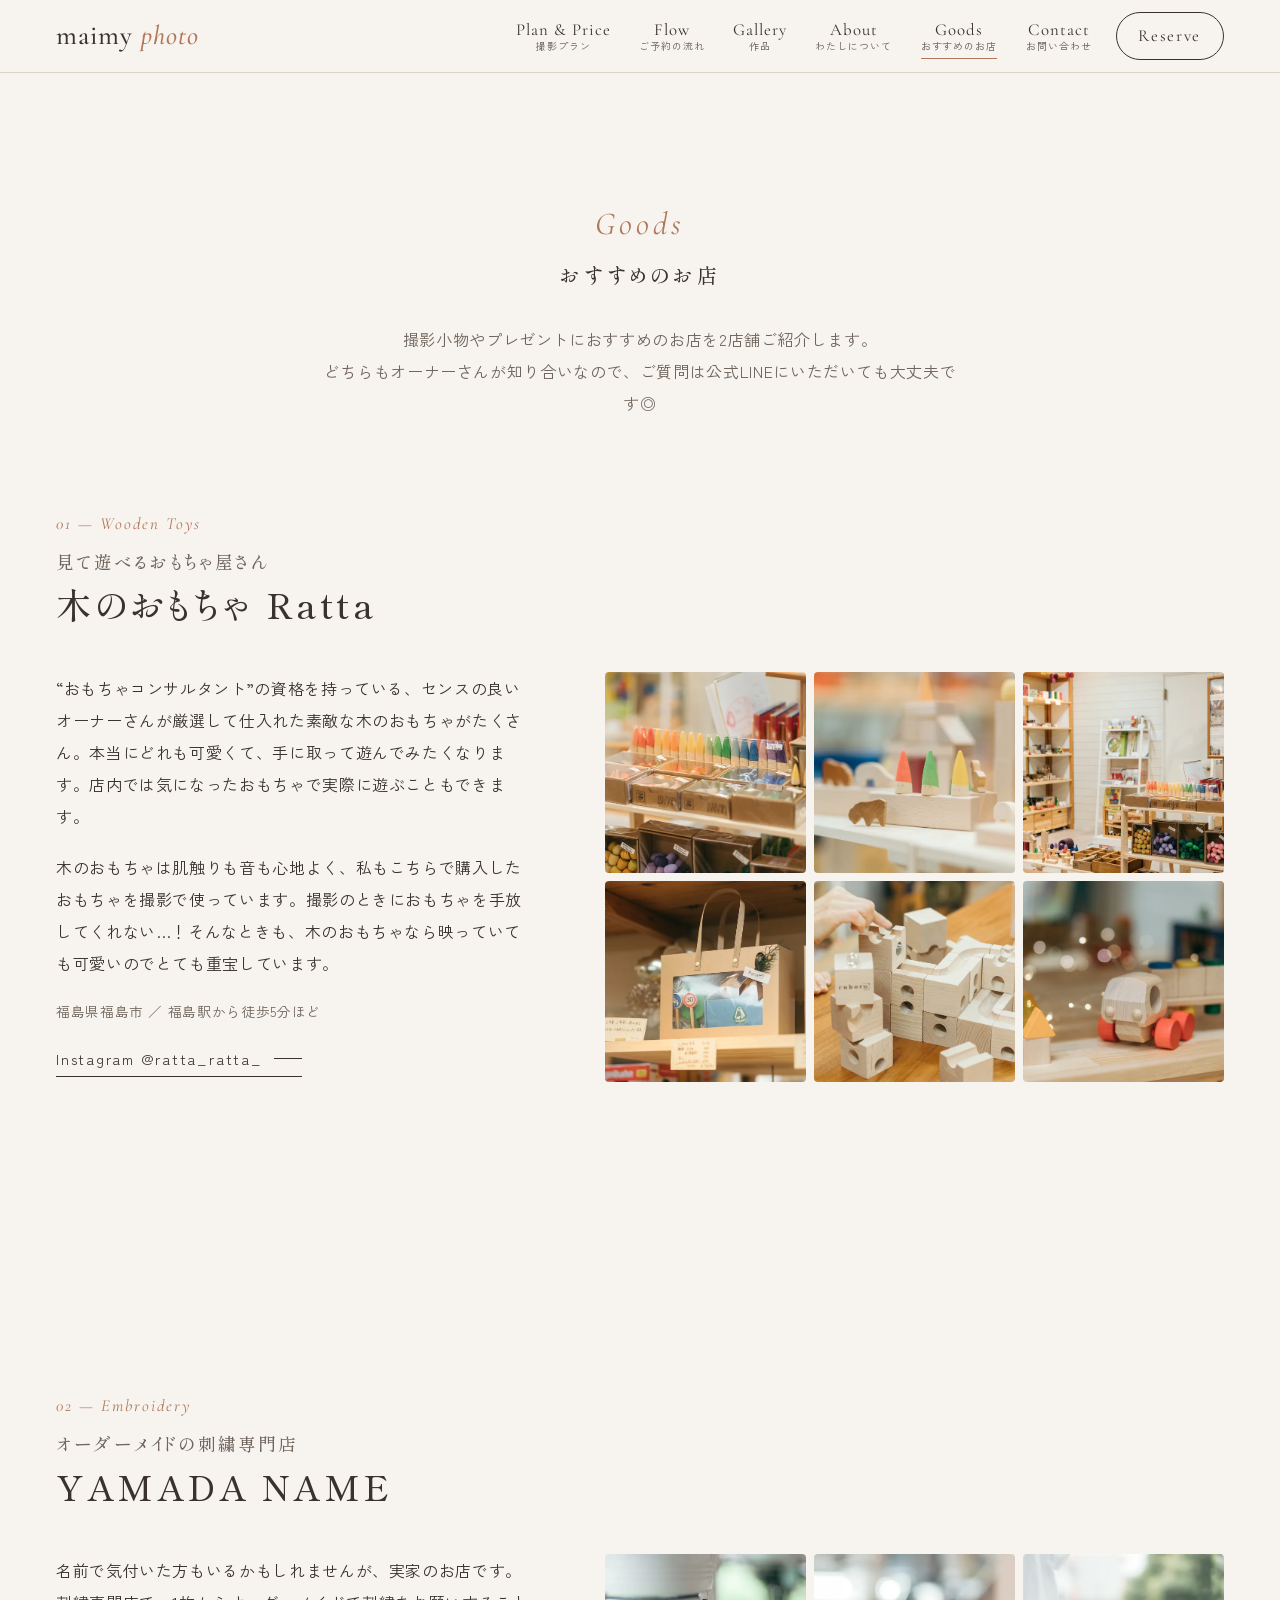
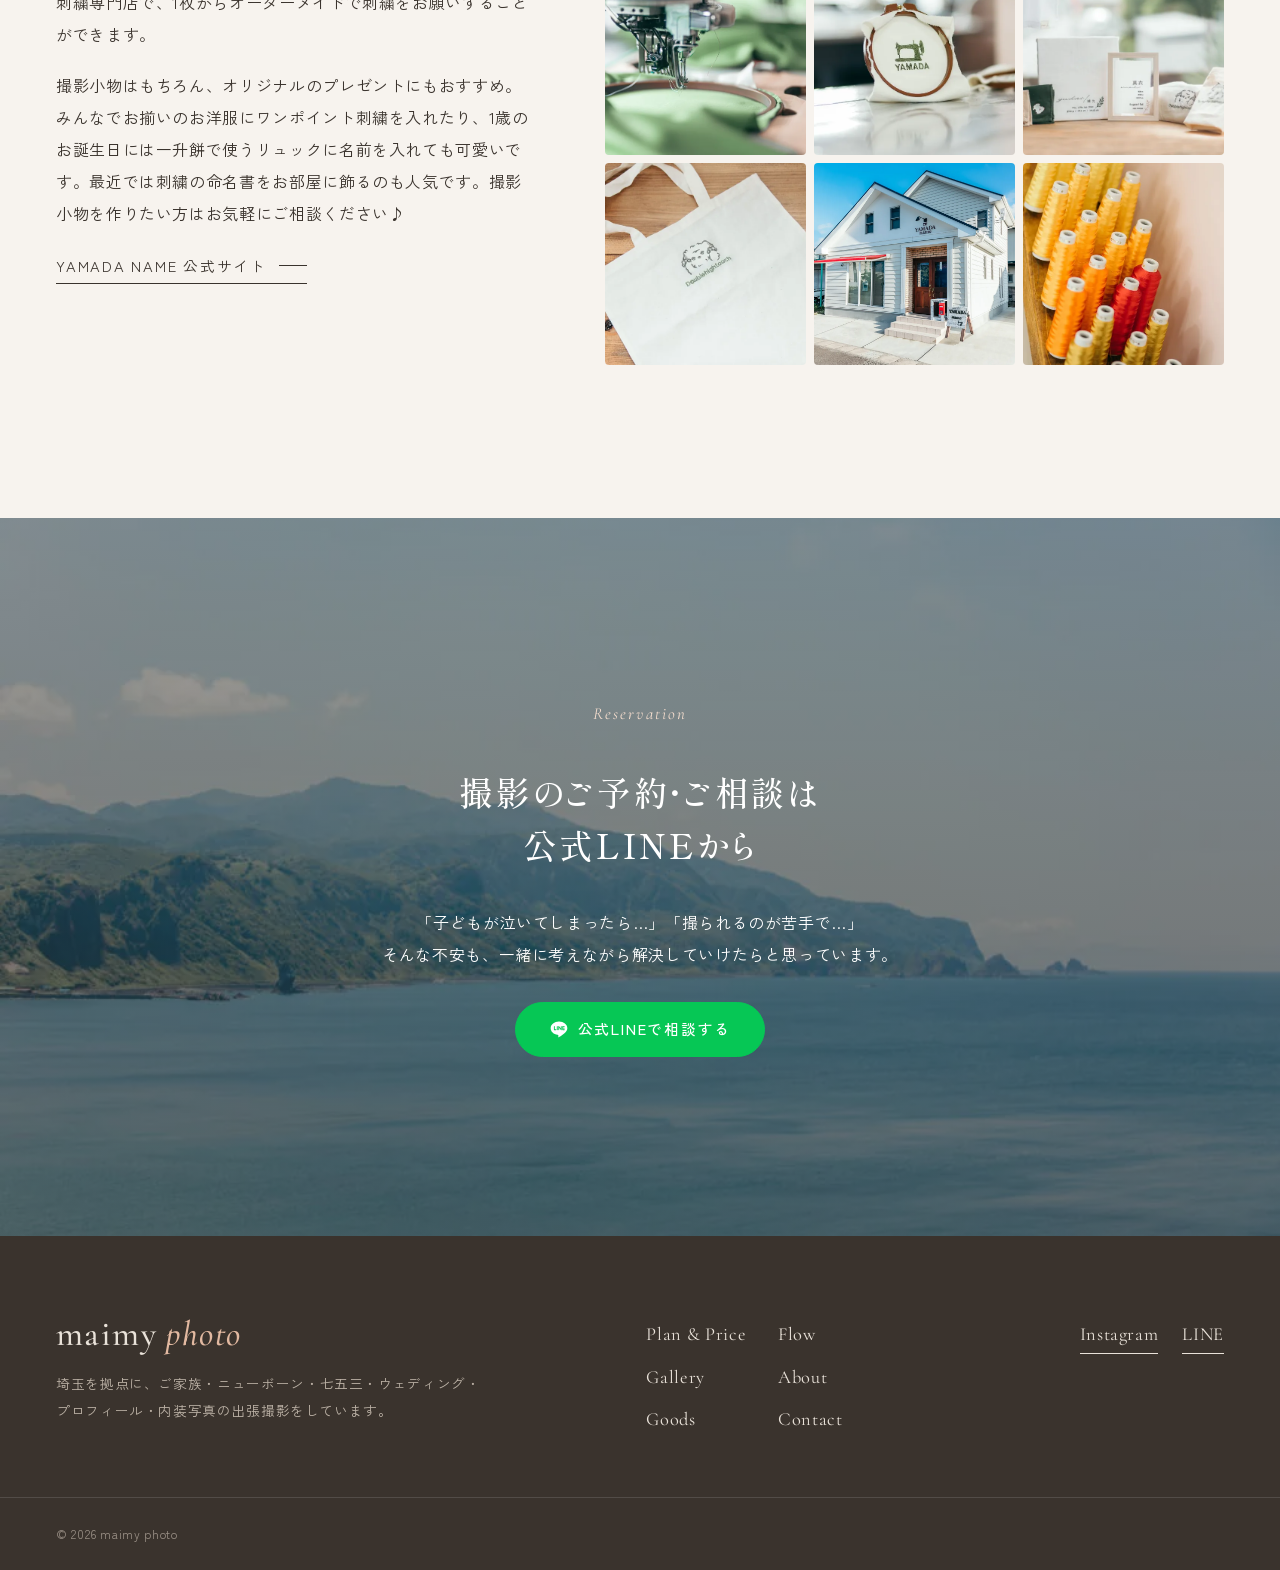
<file: docs/goods/index.html>
<!doctype html>
<html lang="ja">
<head>
<meta charset="utf-8">
<meta name="viewport" content="width=device-width, initial-scale=1, viewport-fit=cover">
<!-- プレビュー環境: 検索エンジンにインデックスさせない -->
<meta name="robots" content="noindex, nofollow, noarchive, nosnippet, noimageindex">
<meta name="googlebot" content="noindex, nofollow">
<title>おすすめのお店 | maimy photo</title>
<meta name="description" content="撮影小物やプレゼントにおすすめのお店のご紹介。">
<meta name="theme-color" content="#f7f3ee">
<link rel="icon" href="../favicon.svg" type="image/svg+xml">
<link rel="preconnect" href="https://fonts.googleapis.com">
<link rel="preconnect" href="https://fonts.gstatic.com" crossorigin>
<link rel="stylesheet" href="https://fonts.googleapis.com/css2?family=Cormorant+Garamond:ital,wght@0,400;0,500;1,400&family=Shippori+Mincho:wght@400;500&family=Zen+Kaku+Gothic+New:wght@400;500&display=swap">
<link rel="stylesheet" href="../assets/style.css">
<script src="../assets/main.js" defer></script>
</head>
<body class="">
<a class="skip" href="#main">本文へスキップ</a>
<header class="site-header" data-header>
  <div class="site-header__inner">
    <a class="logo" href="../" aria-label="maimy photo トップへ">maimy <i>photo</i></a>
    <nav class="gnav" aria-label="メインメニュー">
      <ul><li><a href="../plan/"><span class="en">Plan & Price</span><span class="ja">撮影プラン</span></a></li><li><a href="../flow/"><span class="en">Flow</span><span class="ja">ご予約の流れ</span></a></li><li><a href="../gallery/"><span class="en">Gallery</span><span class="ja">作品</span></a></li><li><a href="../about/"><span class="en">About</span><span class="ja">わたしについて</span></a></li><li><a href="../goods/" aria-current="page"><span class="en">Goods</span><span class="ja">おすすめのお店</span></a></li><li><a href="../contact/"><span class="en">Contact</span><span class="ja">お問い合わせ</span></a></li></ul>
    </nav>
    <a class="header-cta" href="https://lin.ee/narDqNW" target="_blank" rel="noopener">Reserve</a>
    <button class="menu-toggle" type="button" aria-expanded="false" aria-controls="drawer" data-menu-toggle>
      <span></span><span></span><span class="sr">メニュー</span>
    </button>
  </div>
</header>
<div class="drawer" id="drawer" hidden data-drawer>
  <nav aria-label="モバイルメニュー"><ul><li><a href="../plan/"><span class="en">Plan & Price</span><span class="ja">撮影プラン</span></a></li><li><a href="../flow/"><span class="en">Flow</span><span class="ja">ご予約の流れ</span></a></li><li><a href="../gallery/"><span class="en">Gallery</span><span class="ja">作品</span></a></li><li><a href="../about/"><span class="en">About</span><span class="ja">わたしについて</span></a></li><li><a href="../goods/" aria-current="page"><span class="en">Goods</span><span class="ja">おすすめのお店</span></a></li><li><a href="../contact/"><span class="en">Contact</span><span class="ja">お問い合わせ</span></a></li></ul></nav>
  <a class="btn btn--line" href="https://lin.ee/narDqNW" target="_blank" rel="noopener"><svg aria-hidden="true" viewBox="0 0 24 24" width="20" height="20"><path fill="currentColor" d="M12 3C6.48 3 2 6.6 2 11.04c0 3.98 3.55 7.31 8.35 7.94.33.07.77.22.88.5.1.25.07.65.03.9l-.14.85c-.04.25-.2.98.86.53 1.06-.45 5.73-3.37 7.82-5.78C21.24 14.4 22 12.8 22 11.04 22 6.6 17.52 3 12 3Zm-3.6 10.4H6.42a.53.53 0 0 1-.53-.53V8.9a.53.53 0 1 1 1.06 0v3.44H8.4a.53.53 0 1 1 0 1.06Zm2.05-.53a.53.53 0 1 1-1.06 0V8.9a.53.53 0 1 1 1.06 0v3.97Zm4.77 0a.53.53 0 0 1-.95.32l-2.03-2.77v2.45a.53.53 0 1 1-1.06 0V8.9a.53.53 0 0 1 .95-.32l2.03 2.77V8.9a.53.53 0 1 1 1.06 0v3.97Zm3.21-2.51a.53.53 0 1 1 0 1.06h-1.45v.92h1.45a.53.53 0 1 1 0 1.06h-1.98a.53.53 0 0 1-.53-.53V8.9c0-.29.24-.53.53-.53h1.98a.53.53 0 1 1 0 1.06h-1.45v.93h1.45Z"/></svg><span>公式LINEでご予約・ご相談</span></a>
</div>
<main id="main">

<header class="page-header container"><p class="eyebrow">Goods</p><h1>おすすめのお店</h1><p class="page-header__lead">撮影小物やプレゼントにおすすめのお店を2店舗ご紹介します。<br>どちらもオーナーさんが知り合いなので、ご質問は公式LINEにいただいても大丈夫です◎</p></header>

<article class="section section--flush container shop">
  <div class="shop__head reveal">
    <p class="eyebrow">01 — Wooden Toys</p>
    <h2><small>見て遊べるおもちゃ屋さん</small>木のおもちゃ Ratta</h2>
  </div>
  <ul class="shop__photos"><li><img src="../img/ratta-10-800.webp" srcset="../img/ratta-10-800.webp 800w, ../img/ratta-10-1288.webp 1288w" sizes="(min-width: 960px) 20vw, 33vw" width="1288" height="858" alt="木のおもちゃRattaの店内とおもちゃ" loading="lazy" decoding="async"></li><li><img src="../img/ratta-15-800.webp" srcset="../img/ratta-15-800.webp 800w, ../img/ratta-15-1368.webp 1368w" sizes="(min-width: 960px) 20vw, 33vw" width="1368" height="912" alt="木のおもちゃRattaの店内とおもちゃ" loading="lazy" decoding="async"></li><li><img src="../img/ratta-92-800.webp" srcset="../img/ratta-92-800.webp 800w, ../img/ratta-92-1346.webp 1346w" sizes="(min-width: 960px) 20vw, 33vw" width="1346" height="897" alt="木のおもちゃRattaの店内とおもちゃ" loading="lazy" decoding="async"></li><li><img src="../img/ratta-28-800.webp" srcset="../img/ratta-28-800.webp 800w, ../img/ratta-28-1307.webp 1307w" sizes="(min-width: 960px) 20vw, 33vw" width="1307" height="871" alt="木のおもちゃRattaの店内とおもちゃ" loading="lazy" decoding="async"></li><li><img src="../img/ratta-65-800.webp" srcset="../img/ratta-65-800.webp 800w, ../img/ratta-65-1100.webp 1100w" sizes="(min-width: 960px) 20vw, 33vw" width="1100" height="733" alt="木のおもちゃRattaの店内とおもちゃ" loading="lazy" decoding="async"></li><li><img src="../img/ratta-40-800.webp" srcset="../img/ratta-40-800.webp 800w, ../img/ratta-40-1368.webp 1368w" sizes="(min-width: 960px) 20vw, 33vw" width="1368" height="912" alt="木のおもちゃRattaの店内とおもちゃ" loading="lazy" decoding="async"></li></ul>
  <div class="shop__text reveal">
    <p>“おもちゃコンサルタント”の資格を持っている、センスの良いオーナーさんが厳選して仕入れた素敵な木のおもちゃがたくさん。本当にどれも可愛くて、手に取って遊んでみたくなります。店内では気になったおもちゃで実際に遊ぶこともできます。</p>
    <p>木のおもちゃは肌触りも音も心地よく、私もこちらで購入したおもちゃを撮影で使っています。撮影のときにおもちゃを手放してくれない…！そんなときも、木のおもちゃなら映っていても可愛いのでとても重宝しています。</p>
    <p class="shop__addr">福島県福島市 ／ 福島駅から徒歩5分ほど</p>
    <a class="link-arrow" href="https://www.instagram.com/ratta_ratta_/" target="_blank" rel="noopener">Instagram @ratta_ratta_</a>
  </div>
</article>

<article class="section container shop">
  <div class="shop__head reveal">
    <p class="eyebrow">02 — Embroidery</p>
    <h2><small>オーダーメイドの刺繍専門店</small>YAMADA NAME</h2>
  </div>
  <ul class="shop__photos"><li><img src="../img/yamada-lead-800.webp" srcset="../img/yamada-lead-800.webp 800w, ../img/yamada-lead-1324.webp 1324w" sizes="(min-width: 960px) 20vw, 33vw" width="1324" height="882" alt="YAMADA NAMEの刺繍作品" loading="lazy" decoding="async"></li><li><img src="../img/yamada-ex-800.webp" srcset="../img/yamada-ex-800.webp 800w, ../img/yamada-ex-1175.webp 1175w" sizes="(min-width: 960px) 20vw, 33vw" width="1175" height="783" alt="YAMADA NAMEの刺繍作品" loading="lazy" decoding="async"></li><li><img src="../img/yamada-more01-800.webp" srcset="../img/yamada-more01-800.webp 800w, ../img/yamada-more01-1357.webp 1357w" sizes="(min-width: 960px) 20vw, 33vw" width="1357" height="905" alt="YAMADA NAMEの刺繍作品" loading="lazy" decoding="async"></li><li><img src="../img/yamada-more02-800.webp" srcset="../img/yamada-more02-800.webp 800w, ../img/yamada-more02-1097.webp 1097w" sizes="(min-width: 960px) 20vw, 33vw" width="1097" height="731" alt="YAMADA NAMEの刺繍作品" loading="lazy" decoding="async"></li><li><img src="../img/yamada-store-800.webp" srcset="../img/yamada-store-800.webp 800w, ../img/yamada-store-894.webp 894w" sizes="(min-width: 960px) 20vw, 33vw" width="894" height="1341" alt="YAMADA NAMEの刺繍作品" loading="lazy" decoding="async"></li><li><img src="../img/yamada-ex2-800.webp" srcset="../img/yamada-ex2-800.webp 800w, ../img/yamada-ex2-1368.webp 1368w" sizes="(min-width: 960px) 20vw, 33vw" width="1368" height="912" alt="YAMADA NAMEの刺繍作品" loading="lazy" decoding="async"></li></ul>
  <div class="shop__text reveal">
    <p>名前で気付いた方もいるかもしれませんが、実家のお店です。刺繍専門店で、1枚からオーダーメイドで刺繍をお願いすることができます。</p>
    <p>撮影小物はもちろん、オリジナルのプレゼントにもおすすめ。みんなでお揃いのお洋服にワンポイント刺繍を入れたり、1歳のお誕生日には一升餅で使うリュックに名前を入れても可愛いです。最近では刺繍の命名書をお部屋に飾るのも人気です。撮影小物を作りたい方はお気軽にご相談ください♪</p>
    <a class="link-arrow" href="https://yamadaname.com/" target="_blank" rel="noopener">YAMADA NAME 公式サイト</a>
  </div>
</article>

<section class="cta-band">
  <div class="cta-band__bg"><img src="../img/sea-800.webp" srcset="../img/sea-800.webp 800w, ../img/sea-1024.webp 1024w" sizes="100vw" width="1024" height="683" alt="" loading="lazy" decoding="async"></div>
  <div class="container cta-band__inner reveal">
    <p class="eyebrow">Reservation</p>
    <h2>撮影のご予約・ご相談は<br>公式LINEから</h2>
    <p>「子どもが泣いてしまったら…」「撮られるのが苦手で…」<br class="pc">そんな不安も、一緒に考えながら解決していけたらと思っています。</p>
    <a class="btn btn--line" href="https://lin.ee/narDqNW" target="_blank" rel="noopener"><svg aria-hidden="true" viewBox="0 0 24 24" width="20" height="20"><path fill="currentColor" d="M12 3C6.48 3 2 6.6 2 11.04c0 3.98 3.55 7.31 8.35 7.94.33.07.77.22.88.5.1.25.07.65.03.9l-.14.85c-.04.25-.2.98.86.53 1.06-.45 5.73-3.37 7.82-5.78C21.24 14.4 22 12.8 22 11.04 22 6.6 17.52 3 12 3Zm-3.6 10.4H6.42a.53.53 0 0 1-.53-.53V8.9a.53.53 0 1 1 1.06 0v3.44H8.4a.53.53 0 1 1 0 1.06Zm2.05-.53a.53.53 0 1 1-1.06 0V8.9a.53.53 0 1 1 1.06 0v3.97Zm4.77 0a.53.53 0 0 1-.95.32l-2.03-2.77v2.45a.53.53 0 1 1-1.06 0V8.9a.53.53 0 0 1 .95-.32l2.03 2.77V8.9a.53.53 0 1 1 1.06 0v3.97Zm3.21-2.51a.53.53 0 1 1 0 1.06h-1.45v.92h1.45a.53.53 0 1 1 0 1.06h-1.98a.53.53 0 0 1-.53-.53V8.9c0-.29.24-.53.53-.53h1.98a.53.53 0 1 1 0 1.06h-1.45v.93h1.45Z"/></svg><span>公式LINEで相談する</span></a>
  </div>
</section>

</main>
<footer class="site-footer">
  <div class="container site-footer__inner">
    <div>
      <a class="logo logo--lg" href="../">maimy <i>photo</i></a>
      <p class="site-footer__lead">埼玉を拠点に、ご家族・ニューボーン・七五三・ウェディング・<br class="pc">プロフィール・内装写真の出張撮影をしています。</p>
    </div>
    <nav aria-label="フッターメニュー">
      <ul class="fnav"><li><a href="../plan/">Plan & Price</a></li><li><a href="../flow/">Flow</a></li><li><a href="../gallery/">Gallery</a></li><li><a href="../about/">About</a></li><li><a href="../goods/">Goods</a></li><li><a href="../contact/">Contact</a></li></ul>
    </nav>
    <div class="site-footer__social">
      <a href="https://www.instagram.com/maimy_photo/" target="_blank" rel="noopener">Instagram</a>
      <a href="https://lin.ee/narDqNW" target="_blank" rel="noopener">LINE</a>
    </div>
  </div>
  <p class="copyright container">© 2026 maimy photo</p>
</footer>
</body>
</html>
</file>
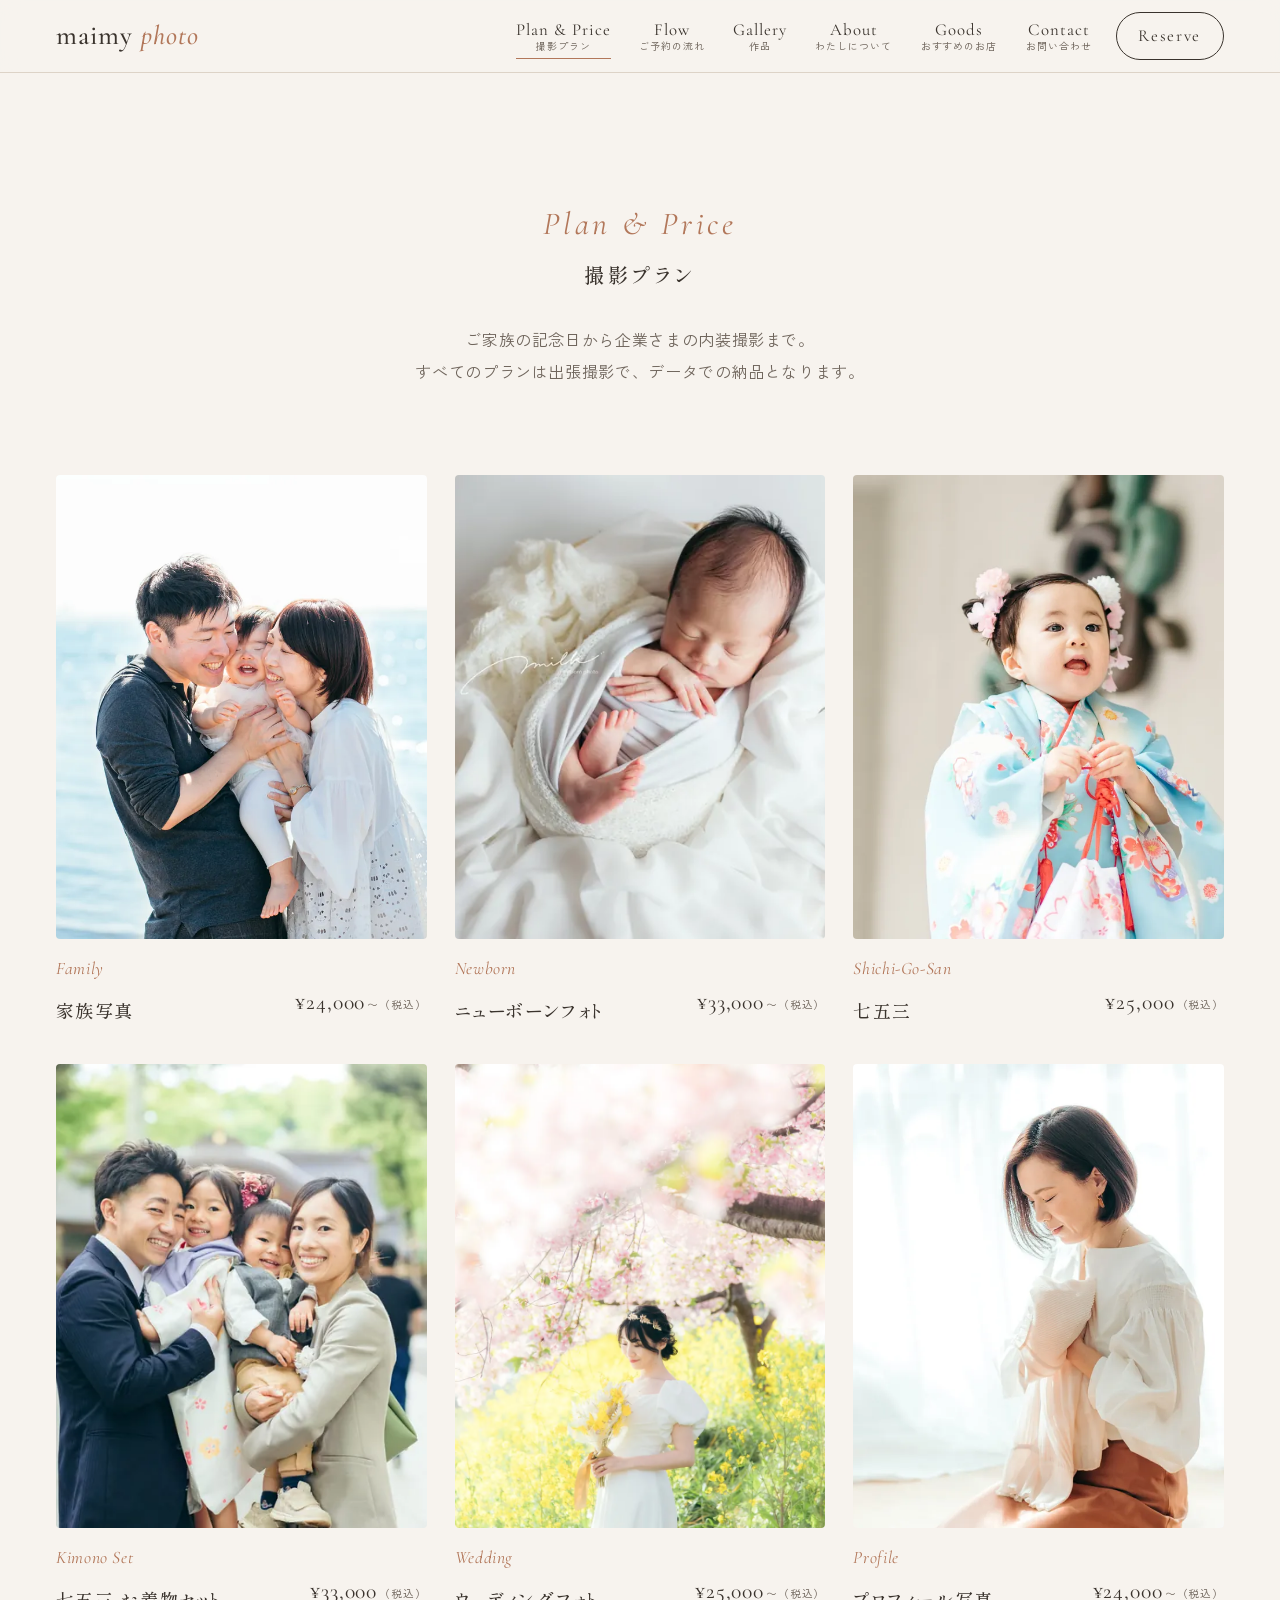
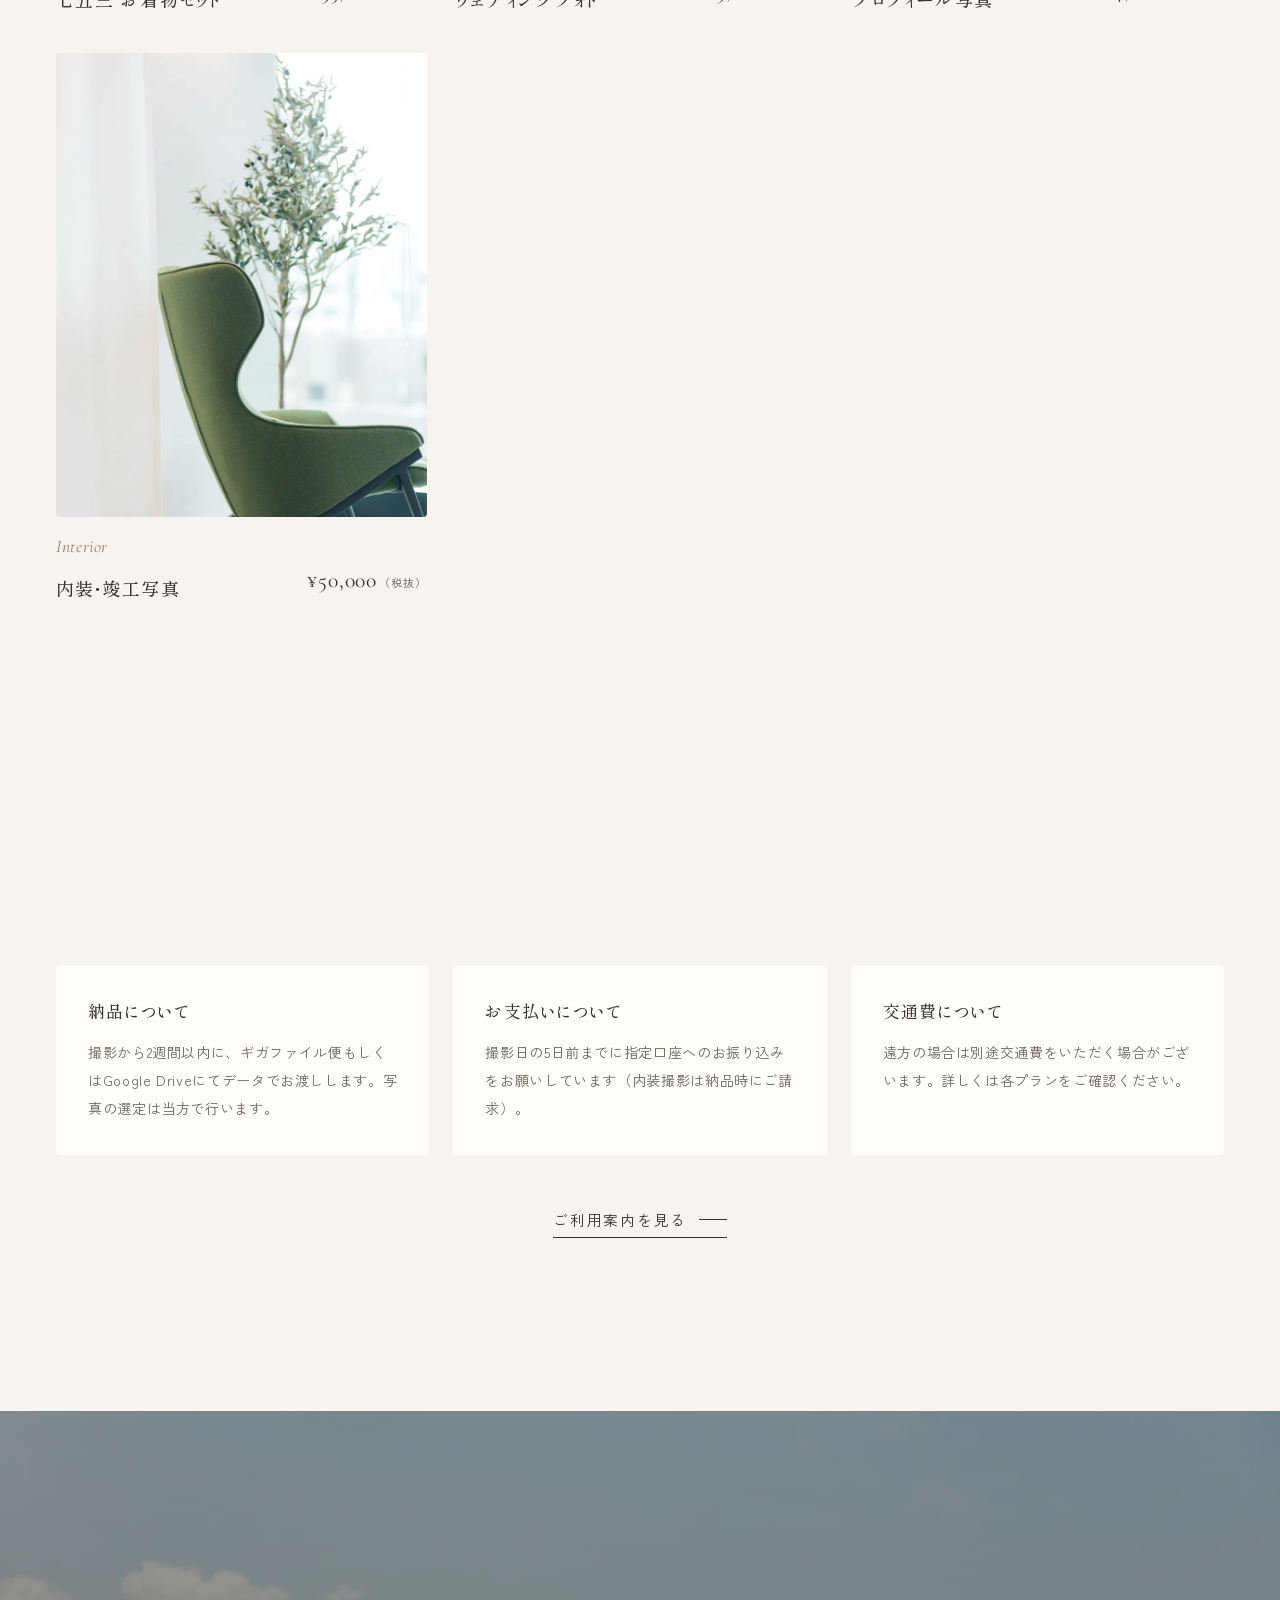
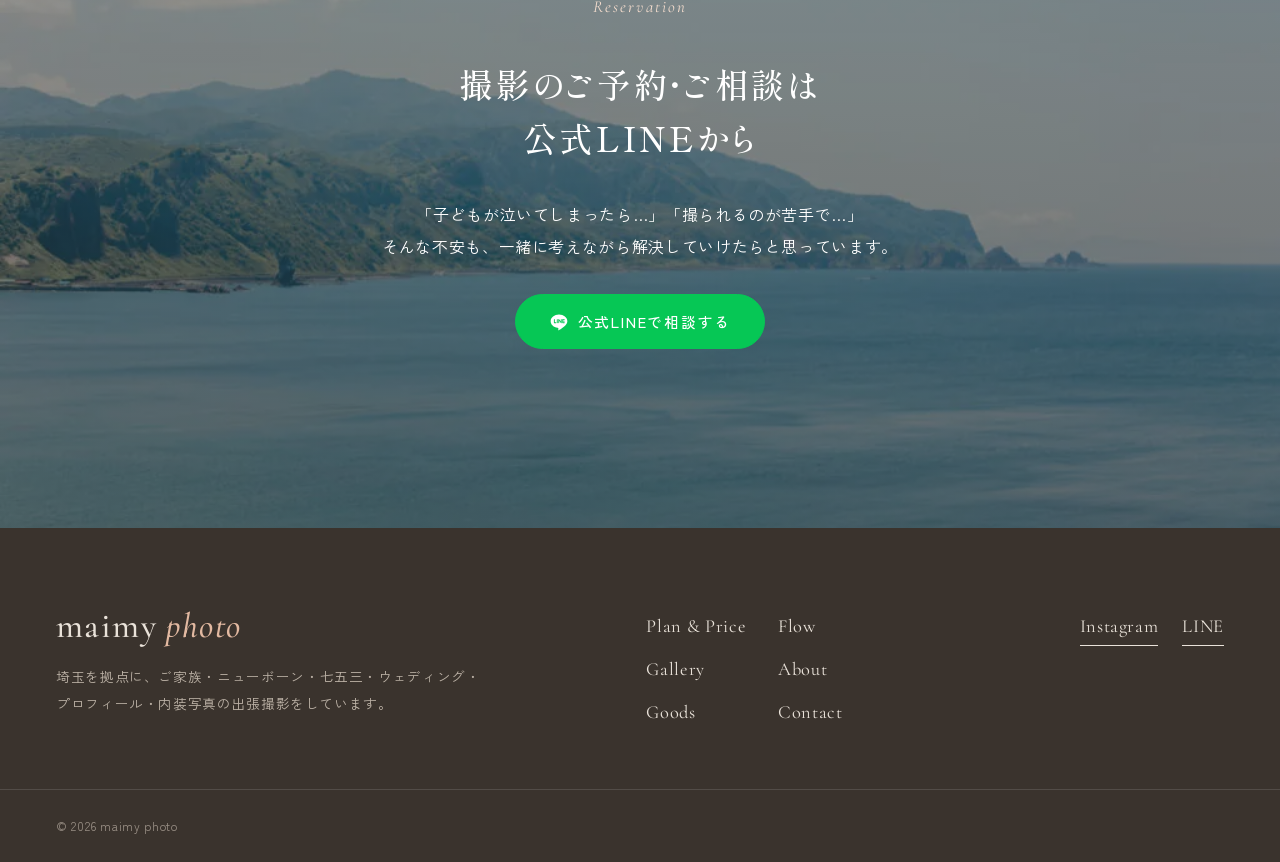
<file: docs/plan/index.html>
<!doctype html>
<html lang="ja">
<head>
<meta charset="utf-8">
<meta name="viewport" content="width=device-width, initial-scale=1, viewport-fit=cover">
<!-- プレビュー環境: 検索エンジンにインデックスさせない -->
<meta name="robots" content="noindex, nofollow, noarchive, nosnippet, noimageindex">
<meta name="googlebot" content="noindex, nofollow">
<title>撮影プラン・料金 | maimy photo</title>
<meta name="description" content="maimy photo の撮影プランと料金一覧。">
<meta name="theme-color" content="#f7f3ee">
<link rel="icon" href="../favicon.svg" type="image/svg+xml">
<link rel="preconnect" href="https://fonts.googleapis.com">
<link rel="preconnect" href="https://fonts.gstatic.com" crossorigin>
<link rel="stylesheet" href="https://fonts.googleapis.com/css2?family=Cormorant+Garamond:ital,wght@0,400;0,500;1,400&family=Shippori+Mincho:wght@400;500&family=Zen+Kaku+Gothic+New:wght@400;500&display=swap">
<link rel="stylesheet" href="../assets/style.css">
<script src="../assets/main.js" defer></script>
</head>
<body class="">
<a class="skip" href="#main">本文へスキップ</a>
<header class="site-header" data-header>
  <div class="site-header__inner">
    <a class="logo" href="../" aria-label="maimy photo トップへ">maimy <i>photo</i></a>
    <nav class="gnav" aria-label="メインメニュー">
      <ul><li><a href="../plan/" aria-current="page"><span class="en">Plan & Price</span><span class="ja">撮影プラン</span></a></li><li><a href="../flow/"><span class="en">Flow</span><span class="ja">ご予約の流れ</span></a></li><li><a href="../gallery/"><span class="en">Gallery</span><span class="ja">作品</span></a></li><li><a href="../about/"><span class="en">About</span><span class="ja">わたしについて</span></a></li><li><a href="../goods/"><span class="en">Goods</span><span class="ja">おすすめのお店</span></a></li><li><a href="../contact/"><span class="en">Contact</span><span class="ja">お問い合わせ</span></a></li></ul>
    </nav>
    <a class="header-cta" href="https://lin.ee/narDqNW" target="_blank" rel="noopener">Reserve</a>
    <button class="menu-toggle" type="button" aria-expanded="false" aria-controls="drawer" data-menu-toggle>
      <span></span><span></span><span class="sr">メニュー</span>
    </button>
  </div>
</header>
<div class="drawer" id="drawer" hidden data-drawer>
  <nav aria-label="モバイルメニュー"><ul><li><a href="../plan/" aria-current="page"><span class="en">Plan & Price</span><span class="ja">撮影プラン</span></a></li><li><a href="../flow/"><span class="en">Flow</span><span class="ja">ご予約の流れ</span></a></li><li><a href="../gallery/"><span class="en">Gallery</span><span class="ja">作品</span></a></li><li><a href="../about/"><span class="en">About</span><span class="ja">わたしについて</span></a></li><li><a href="../goods/"><span class="en">Goods</span><span class="ja">おすすめのお店</span></a></li><li><a href="../contact/"><span class="en">Contact</span><span class="ja">お問い合わせ</span></a></li></ul></nav>
  <a class="btn btn--line" href="https://lin.ee/narDqNW" target="_blank" rel="noopener"><svg aria-hidden="true" viewBox="0 0 24 24" width="20" height="20"><path fill="currentColor" d="M12 3C6.48 3 2 6.6 2 11.04c0 3.98 3.55 7.31 8.35 7.94.33.07.77.22.88.5.1.25.07.65.03.9l-.14.85c-.04.25-.2.98.86.53 1.06-.45 5.73-3.37 7.82-5.78C21.24 14.4 22 12.8 22 11.04 22 6.6 17.52 3 12 3Zm-3.6 10.4H6.42a.53.53 0 0 1-.53-.53V8.9a.53.53 0 1 1 1.06 0v3.44H8.4a.53.53 0 1 1 0 1.06Zm2.05-.53a.53.53 0 1 1-1.06 0V8.9a.53.53 0 1 1 1.06 0v3.97Zm4.77 0a.53.53 0 0 1-.95.32l-2.03-2.77v2.45a.53.53 0 1 1-1.06 0V8.9a.53.53 0 0 1 .95-.32l2.03 2.77V8.9a.53.53 0 1 1 1.06 0v3.97Zm3.21-2.51a.53.53 0 1 1 0 1.06h-1.45v.92h1.45a.53.53 0 1 1 0 1.06h-1.98a.53.53 0 0 1-.53-.53V8.9c0-.29.24-.53.53-.53h1.98a.53.53 0 1 1 0 1.06h-1.45v.93h1.45Z"/></svg><span>公式LINEでご予約・ご相談</span></a>
</div>
<main id="main">

<header class="page-header container"><p class="eyebrow">Plan &amp; Price</p><h1>撮影プラン</h1><p class="page-header__lead">ご家族の記念日から企業さまの内装撮影まで。<br>すべてのプランは出張撮影で、データでの納品となります。</p></header>
<section class="section section--flush container">
  <ul class="plan-grid"><li class="plan-card reveal">
  <a href="../plan/family/">
    <div class="plan-card__img"><img src="../img/family-square-800.webp" srcset="../img/family-square-800.webp 800w, ../img/family-square-1600.webp 1600w" sizes="(min-width: 960px) 30vw, (min-width: 600px) 45vw, 90vw" width="1600" height="1600" alt="家族写真" loading="lazy" decoding="async"></div>
    <div class="plan-card__body">
      <p class="plan-card__en">Family</p>
      <h3>家族写真</h3>
      <p class="plan-card__price">¥24,000<small>〜（税込）</small></p>
    </div>
  </a>
</li><li class="plan-card reveal">
  <a href="../plan/newborn/">
    <div class="plan-card__img"><img src="../img/newborn-800.webp" srcset="../img/newborn-800.webp 800w, ../img/newborn-1368.webp 1368w" sizes="(min-width: 960px) 30vw, (min-width: 600px) 45vw, 90vw" width="1368" height="912" alt="ニューボーンフォト" loading="lazy" decoding="async"></div>
    <div class="plan-card__body">
      <p class="plan-card__en">Newborn</p>
      <h3>ニューボーンフォト</h3>
      <p class="plan-card__price">¥33,000<small>〜（税込）</small></p>
    </div>
  </a>
</li><li class="plan-card reveal">
  <a href="../plan/753/">
    <div class="plan-card__img"><img src="../img/shichigosan-square-800.webp" srcset="../img/shichigosan-square-800.webp 800w, ../img/shichigosan-square-1600.webp 1600w" sizes="(min-width: 960px) 30vw, (min-width: 600px) 45vw, 90vw" width="1600" height="1601" alt="七五三" loading="lazy" decoding="async"></div>
    <div class="plan-card__body">
      <p class="plan-card__en">Shichi-Go-San</p>
      <h3>七五三</h3>
      <p class="plan-card__price">¥25,000<small>（税込）</small></p>
    </div>
  </a>
</li><li class="plan-card reveal">
  <a href="../plan/753-kimono/">
    <div class="plan-card__img"><img src="../img/kimono-800.webp" srcset="../img/kimono-800.webp 800w, ../img/kimono-1600.webp 1600w" sizes="(min-width: 960px) 30vw, (min-width: 600px) 45vw, 90vw" width="1600" height="1066" alt="七五三 お着物セット" loading="lazy" decoding="async"></div>
    <div class="plan-card__body">
      <p class="plan-card__en">Kimono Set</p>
      <h3>七五三 お着物セット</h3>
      <p class="plan-card__price">¥33,000<small>（税込）</small></p>
    </div>
  </a>
</li><li class="plan-card reveal">
  <a href="../plan/wedding/">
    <div class="plan-card__img"><img src="../img/wedding-field-800.webp" srcset="../img/wedding-field-800.webp 800w, ../img/wedding-field-912.webp 912w" sizes="(min-width: 960px) 30vw, (min-width: 600px) 45vw, 90vw" width="912" height="1368" alt="ウェディングフォト" loading="lazy" decoding="async"></div>
    <div class="plan-card__body">
      <p class="plan-card__en">Wedding</p>
      <h3>ウェディングフォト</h3>
      <p class="plan-card__price">¥25,000<small>〜（税込）</small></p>
    </div>
  </a>
</li><li class="plan-card reveal">
  <a href="../plan/profile/">
    <div class="plan-card__img"><img src="../img/profile-square-800.webp" srcset="../img/profile-square-800.webp 800w, ../img/profile-square-912.webp 912w" sizes="(min-width: 960px) 30vw, (min-width: 600px) 45vw, 90vw" width="912" height="912" alt="プロフィール写真" loading="lazy" decoding="async"></div>
    <div class="plan-card__body">
      <p class="plan-card__en">Profile</p>
      <h3>プロフィール写真</h3>
      <p class="plan-card__price">¥24,000<small>〜（税込）</small></p>
    </div>
  </a>
</li><li class="plan-card reveal">
  <a href="../plan/interior/">
    <div class="plan-card__img"><img src="../img/interior-chair-800.webp" srcset="../img/interior-chair-800.webp 800w, ../img/interior-chair-1600.webp 1600w" sizes="(min-width: 960px) 30vw, (min-width: 600px) 45vw, 90vw" width="1600" height="2400" alt="内装・竣工写真" loading="lazy" decoding="async"></div>
    <div class="plan-card__body">
      <p class="plan-card__en">Interior</p>
      <h3>内装・竣工写真</h3>
      <p class="plan-card__price">¥50,000<small>（税抜）</small></p>
    </div>
  </a>
</li></ul>
</section>
<section class="section container common-info">
  <div class="info-grid">
    <div class="reveal"><h3>納品について</h3><p>撮影から2週間以内に、ギガファイル便もしくはGoogle Driveにてデータでお渡しします。写真の選定は当方で行います。</p></div>
    <div class="reveal"><h3>お支払いについて</h3><p>撮影日の5日前までに指定口座へのお振り込みをお願いしています（内装撮影は納品時にご請求）。</p></div>
    <div class="reveal"><h3>交通費について</h3><p>遠方の場合は別途交通費をいただく場合がございます。詳しくは各プランをご確認ください。</p></div>
  </div>
  <p class="center"><a class="link-arrow" href="../flow/">ご利用案内を見る</a></p>
</section>

<section class="cta-band">
  <div class="cta-band__bg"><img src="../img/sea-800.webp" srcset="../img/sea-800.webp 800w, ../img/sea-1024.webp 1024w" sizes="100vw" width="1024" height="683" alt="" loading="lazy" decoding="async"></div>
  <div class="container cta-band__inner reveal">
    <p class="eyebrow">Reservation</p>
    <h2>撮影のご予約・ご相談は<br>公式LINEから</h2>
    <p>「子どもが泣いてしまったら…」「撮られるのが苦手で…」<br class="pc">そんな不安も、一緒に考えながら解決していけたらと思っています。</p>
    <a class="btn btn--line" href="https://lin.ee/narDqNW" target="_blank" rel="noopener"><svg aria-hidden="true" viewBox="0 0 24 24" width="20" height="20"><path fill="currentColor" d="M12 3C6.48 3 2 6.6 2 11.04c0 3.98 3.55 7.31 8.35 7.94.33.07.77.22.88.5.1.25.07.65.03.9l-.14.85c-.04.25-.2.98.86.53 1.06-.45 5.73-3.37 7.82-5.78C21.24 14.4 22 12.8 22 11.04 22 6.6 17.52 3 12 3Zm-3.6 10.4H6.42a.53.53 0 0 1-.53-.53V8.9a.53.53 0 1 1 1.06 0v3.44H8.4a.53.53 0 1 1 0 1.06Zm2.05-.53a.53.53 0 1 1-1.06 0V8.9a.53.53 0 1 1 1.06 0v3.97Zm4.77 0a.53.53 0 0 1-.95.32l-2.03-2.77v2.45a.53.53 0 1 1-1.06 0V8.9a.53.53 0 0 1 .95-.32l2.03 2.77V8.9a.53.53 0 1 1 1.06 0v3.97Zm3.21-2.51a.53.53 0 1 1 0 1.06h-1.45v.92h1.45a.53.53 0 1 1 0 1.06h-1.98a.53.53 0 0 1-.53-.53V8.9c0-.29.24-.53.53-.53h1.98a.53.53 0 1 1 0 1.06h-1.45v.93h1.45Z"/></svg><span>公式LINEで相談する</span></a>
  </div>
</section>

</main>
<footer class="site-footer">
  <div class="container site-footer__inner">
    <div>
      <a class="logo logo--lg" href="../">maimy <i>photo</i></a>
      <p class="site-footer__lead">埼玉を拠点に、ご家族・ニューボーン・七五三・ウェディング・<br class="pc">プロフィール・内装写真の出張撮影をしています。</p>
    </div>
    <nav aria-label="フッターメニュー">
      <ul class="fnav"><li><a href="../plan/">Plan & Price</a></li><li><a href="../flow/">Flow</a></li><li><a href="../gallery/">Gallery</a></li><li><a href="../about/">About</a></li><li><a href="../goods/">Goods</a></li><li><a href="../contact/">Contact</a></li></ul>
    </nav>
    <div class="site-footer__social">
      <a href="https://www.instagram.com/maimy_photo/" target="_blank" rel="noopener">Instagram</a>
      <a href="https://lin.ee/narDqNW" target="_blank" rel="noopener">LINE</a>
    </div>
  </div>
  <p class="copyright container">© 2026 maimy photo</p>
</footer>
</body>
</html>
</file>
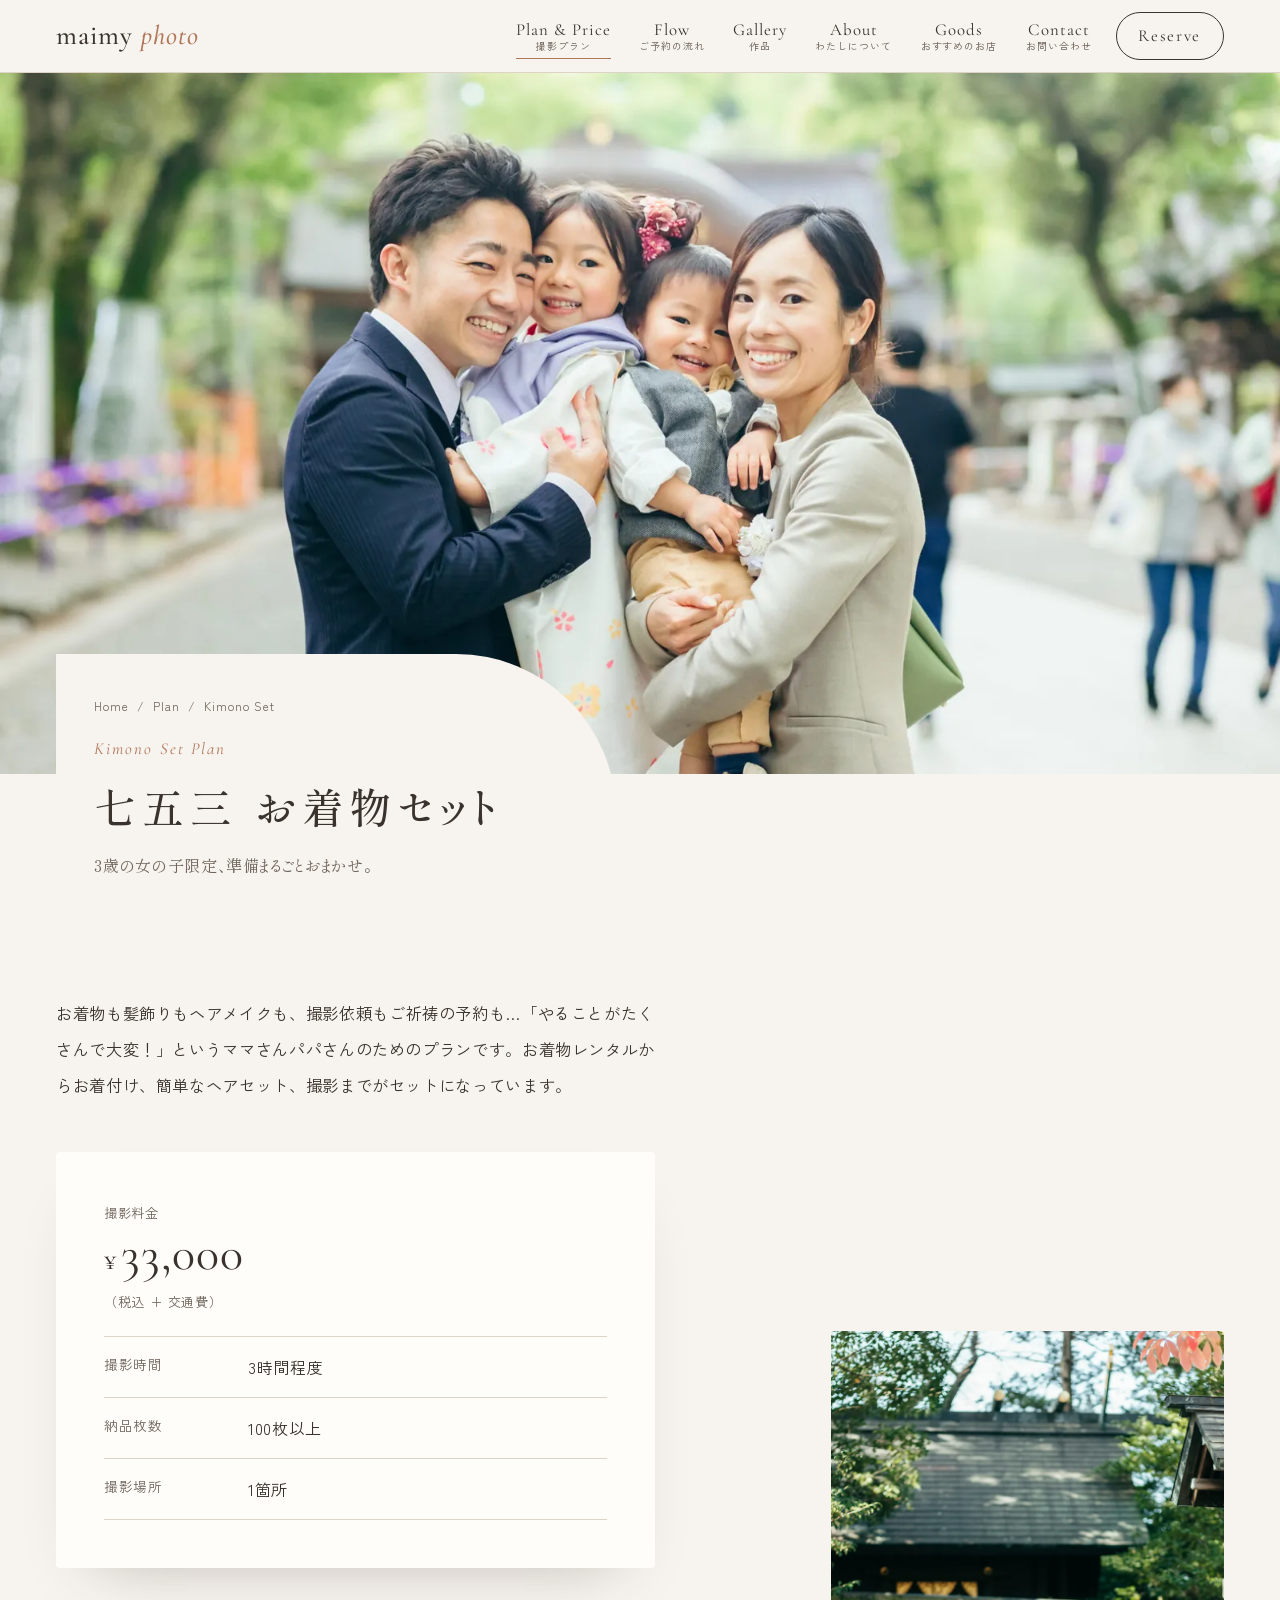
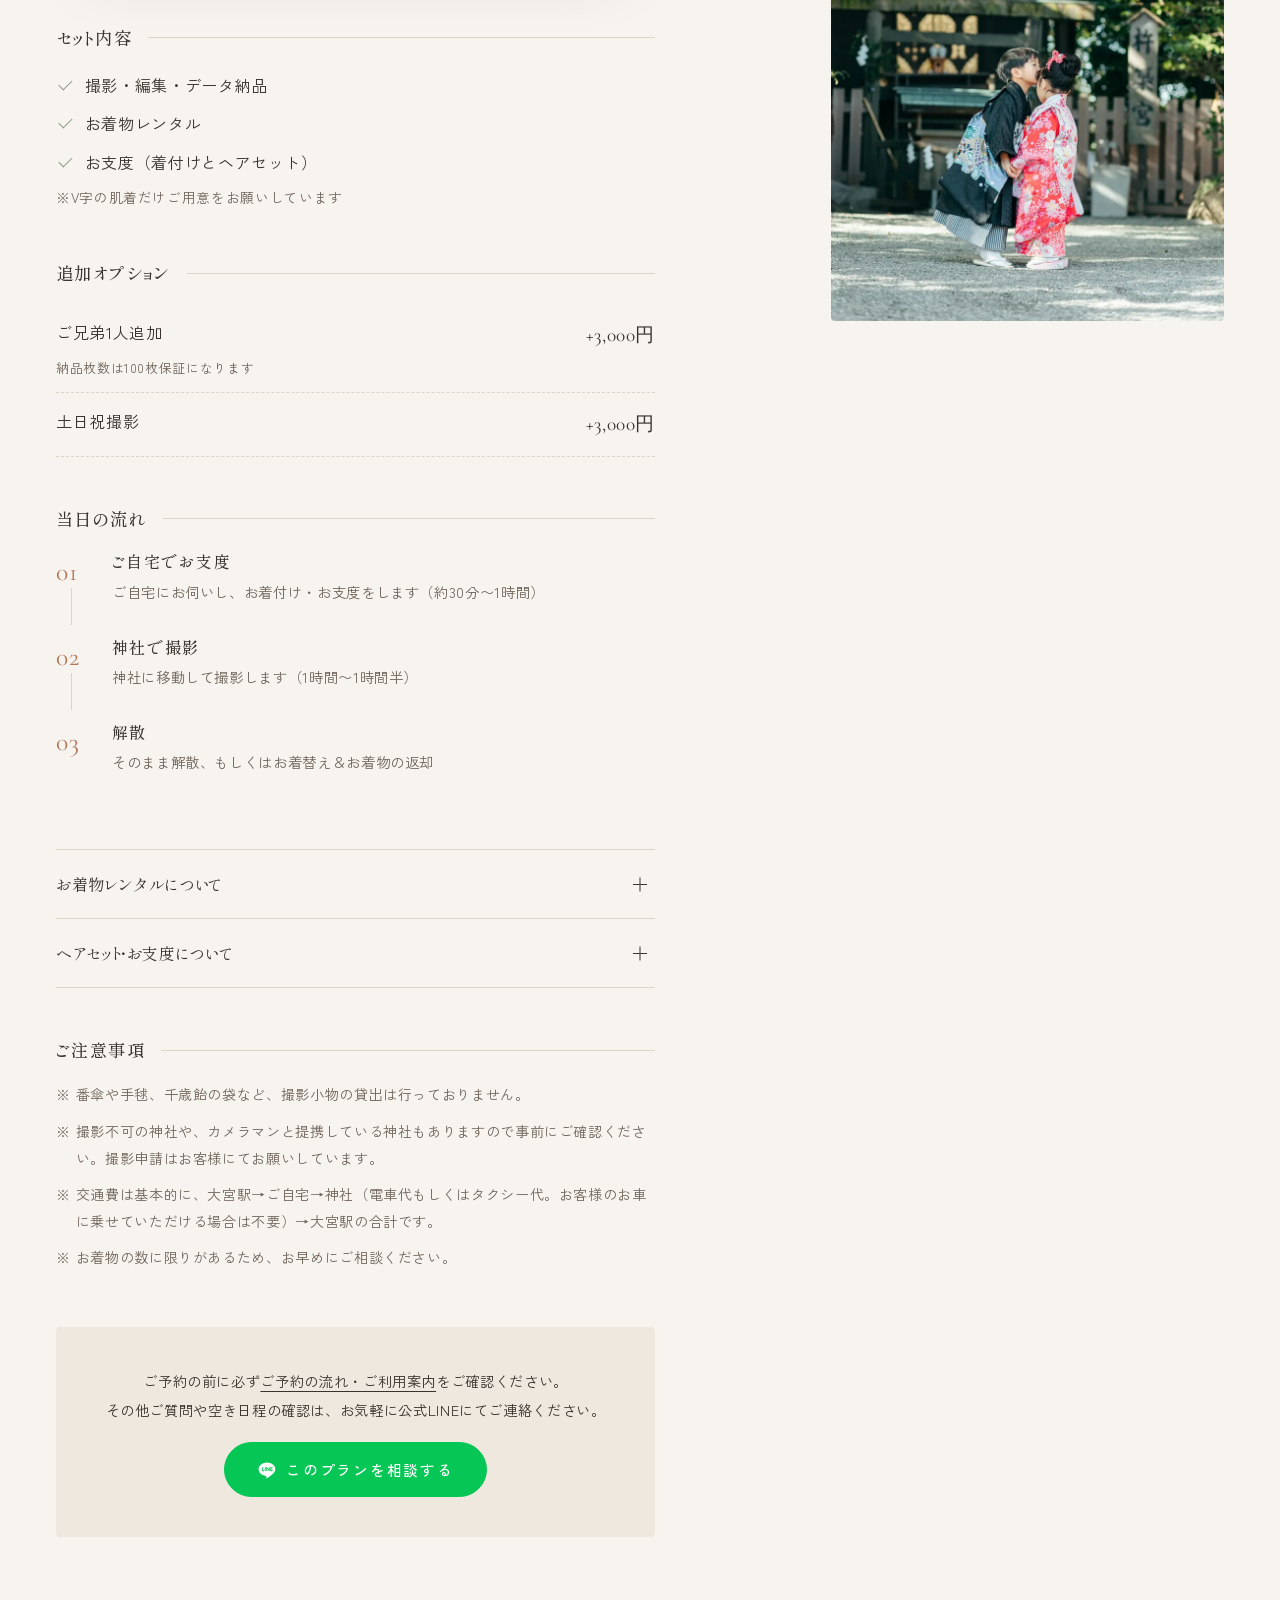
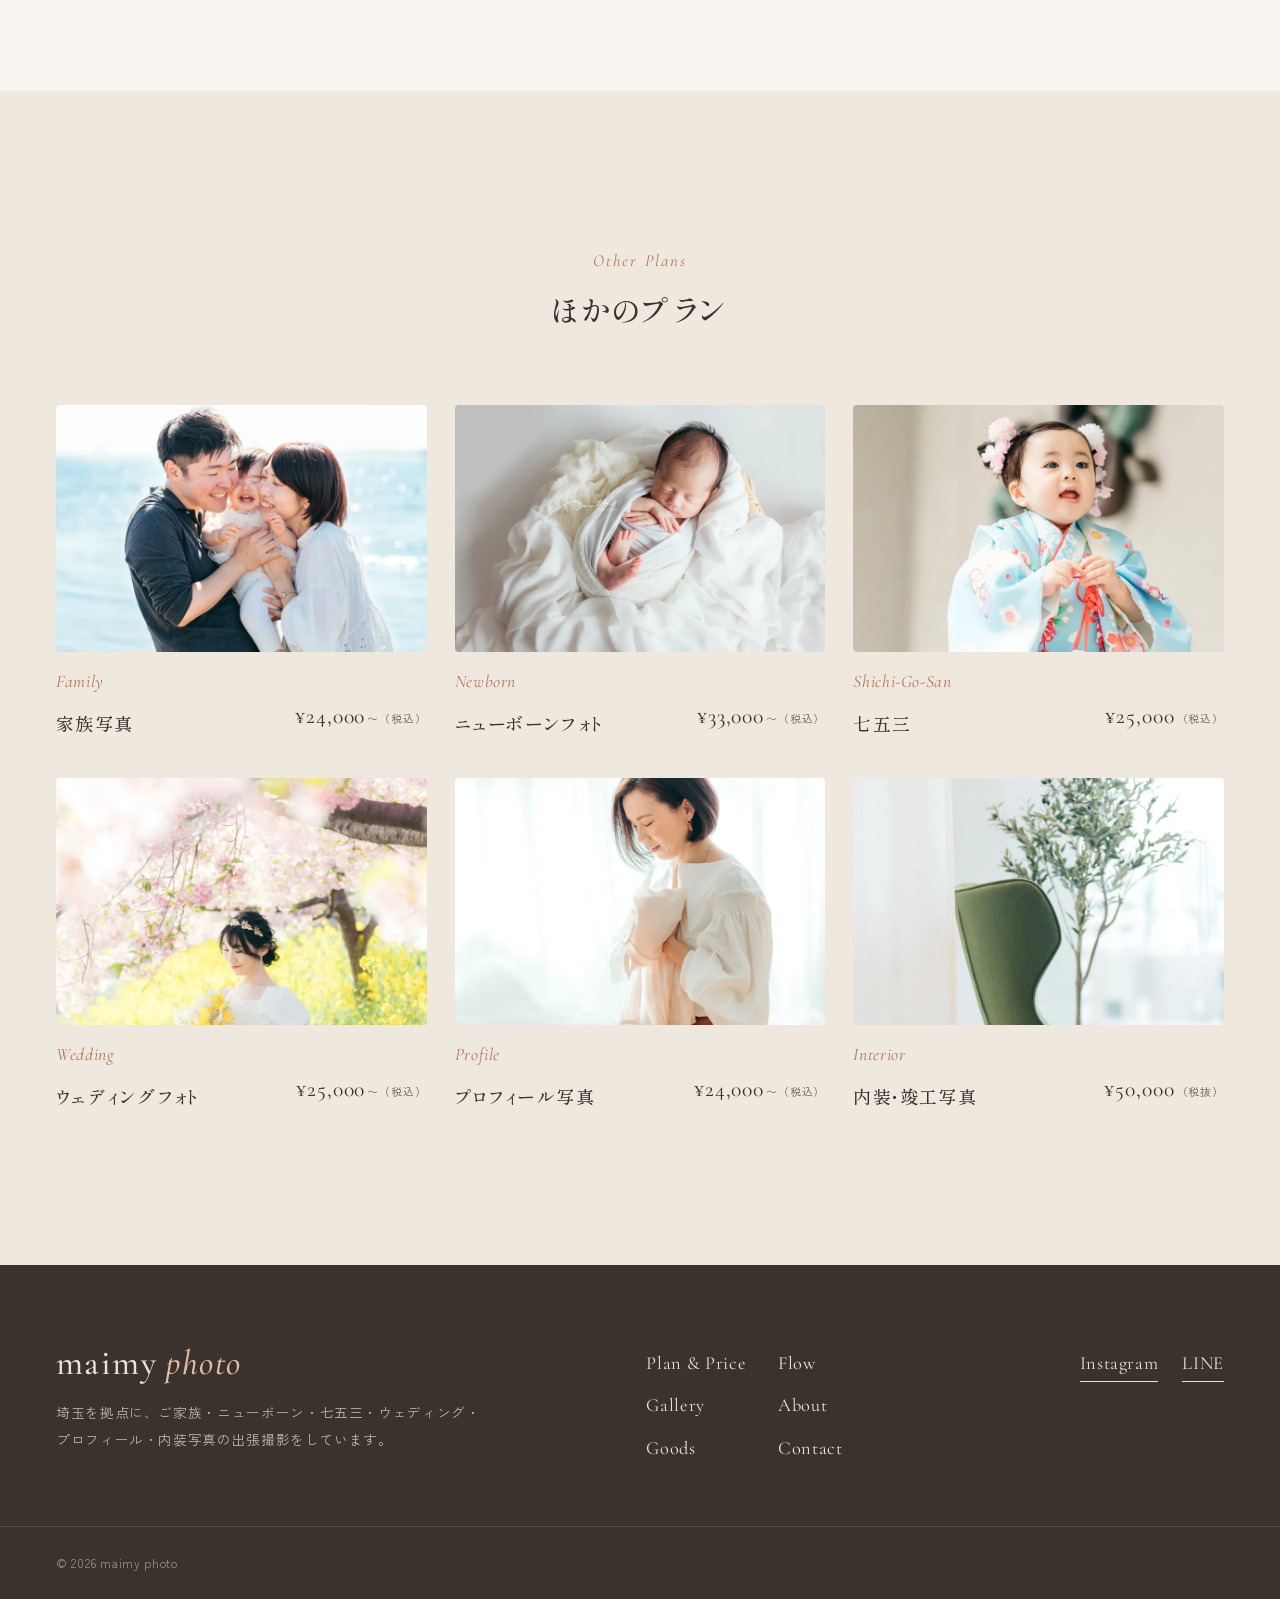
<file: docs/plan/753-kimono/index.html>
<!doctype html>
<html lang="ja">
<head>
<meta charset="utf-8">
<meta name="viewport" content="width=device-width, initial-scale=1, viewport-fit=cover">
<!-- プレビュー環境: 検索エンジンにインデックスさせない -->
<meta name="robots" content="noindex, nofollow, noarchive, nosnippet, noimageindex">
<meta name="googlebot" content="noindex, nofollow">
<title>七五三 お着物セットプラン | maimy photo</title>
<meta name="description" content="maimy photo の七五三 お着物セットプラン。お着物も髪飾りもヘアメイクも、撮影依頼もご祈祷の予約も…「やることがたくさんで大変！」というママさんパパさんのためのプランです。お着物レンタルからお着付け、簡単なヘアセット、撮影までがセットになっています。">
<meta name="theme-color" content="#f7f3ee">
<link rel="icon" href="../../favicon.svg" type="image/svg+xml">
<link rel="preconnect" href="https://fonts.googleapis.com">
<link rel="preconnect" href="https://fonts.gstatic.com" crossorigin>
<link rel="stylesheet" href="https://fonts.googleapis.com/css2?family=Cormorant+Garamond:ital,wght@0,400;0,500;1,400&family=Shippori+Mincho:wght@400;500&family=Zen+Kaku+Gothic+New:wght@400;500&display=swap">
<link rel="stylesheet" href="../../assets/style.css">
<script src="../../assets/main.js" defer></script>
</head>
<body class="">
<a class="skip" href="#main">本文へスキップ</a>
<header class="site-header" data-header>
  <div class="site-header__inner">
    <a class="logo" href="../../" aria-label="maimy photo トップへ">maimy <i>photo</i></a>
    <nav class="gnav" aria-label="メインメニュー">
      <ul><li><a href="../../plan/" aria-current="page"><span class="en">Plan & Price</span><span class="ja">撮影プラン</span></a></li><li><a href="../../flow/"><span class="en">Flow</span><span class="ja">ご予約の流れ</span></a></li><li><a href="../../gallery/"><span class="en">Gallery</span><span class="ja">作品</span></a></li><li><a href="../../about/"><span class="en">About</span><span class="ja">わたしについて</span></a></li><li><a href="../../goods/"><span class="en">Goods</span><span class="ja">おすすめのお店</span></a></li><li><a href="../../contact/"><span class="en">Contact</span><span class="ja">お問い合わせ</span></a></li></ul>
    </nav>
    <a class="header-cta" href="https://lin.ee/narDqNW" target="_blank" rel="noopener">Reserve</a>
    <button class="menu-toggle" type="button" aria-expanded="false" aria-controls="drawer" data-menu-toggle>
      <span></span><span></span><span class="sr">メニュー</span>
    </button>
  </div>
</header>
<div class="drawer" id="drawer" hidden data-drawer>
  <nav aria-label="モバイルメニュー"><ul><li><a href="../../plan/" aria-current="page"><span class="en">Plan & Price</span><span class="ja">撮影プラン</span></a></li><li><a href="../../flow/"><span class="en">Flow</span><span class="ja">ご予約の流れ</span></a></li><li><a href="../../gallery/"><span class="en">Gallery</span><span class="ja">作品</span></a></li><li><a href="../../about/"><span class="en">About</span><span class="ja">わたしについて</span></a></li><li><a href="../../goods/"><span class="en">Goods</span><span class="ja">おすすめのお店</span></a></li><li><a href="../../contact/"><span class="en">Contact</span><span class="ja">お問い合わせ</span></a></li></ul></nav>
  <a class="btn btn--line" href="https://lin.ee/narDqNW" target="_blank" rel="noopener"><svg aria-hidden="true" viewBox="0 0 24 24" width="20" height="20"><path fill="currentColor" d="M12 3C6.48 3 2 6.6 2 11.04c0 3.98 3.55 7.31 8.35 7.94.33.07.77.22.88.5.1.25.07.65.03.9l-.14.85c-.04.25-.2.98.86.53 1.06-.45 5.73-3.37 7.82-5.78C21.24 14.4 22 12.8 22 11.04 22 6.6 17.52 3 12 3Zm-3.6 10.4H6.42a.53.53 0 0 1-.53-.53V8.9a.53.53 0 1 1 1.06 0v3.44H8.4a.53.53 0 1 1 0 1.06Zm2.05-.53a.53.53 0 1 1-1.06 0V8.9a.53.53 0 1 1 1.06 0v3.97Zm4.77 0a.53.53 0 0 1-.95.32l-2.03-2.77v2.45a.53.53 0 1 1-1.06 0V8.9a.53.53 0 0 1 .95-.32l2.03 2.77V8.9a.53.53 0 1 1 1.06 0v3.97Zm3.21-2.51a.53.53 0 1 1 0 1.06h-1.45v.92h1.45a.53.53 0 1 1 0 1.06h-1.98a.53.53 0 0 1-.53-.53V8.9c0-.29.24-.53.53-.53h1.98a.53.53 0 1 1 0 1.06h-1.45v.93h1.45Z"/></svg><span>公式LINEでご予約・ご相談</span></a>
</div>
<main id="main">

<section class="plan-hero">
  <div class="plan-hero__img"><img src="../../img/kimono-800.webp" srcset="../../img/kimono-800.webp 800w, ../../img/kimono-1600.webp 1600w" sizes="100vw" width="1600" height="1066" alt="七五三 お着物セット" loading="eager" fetchpriority="high" decoding="async"></div>
  <div class="container plan-hero__text">
    <nav class="breadcrumb" aria-label="パンくず"><a href="../../">Home</a><span>/</span><a href="../">Plan</a><span>/</span><span>Kimono Set</span></nav>
    <p class="eyebrow">Kimono Set Plan</p>
    <h1>七五三 お着物セット</h1>
    <p class="catch">3歳の女の子限定、準備まるごとおまかせ。</p>
  </div>
</section>

<section class="section container plan-detail">
  <div class="plan-detail__main">
    <p class="lead">お着物も髪飾りもヘアメイクも、撮影依頼もご祈祷の予約も…「やることがたくさんで大変！」というママさんパパさんのためのプランです。お着物レンタルからお着付け、簡単なヘアセット、撮影までがセットになっています。</p>
    <div class="price-box reveal">
      <dl class="prices"><div class="price"><dt>撮影料金</dt><dd><span class="yen">¥</span>33,000</dd></div></dl>
      <p class="tax">（税込 + 交通費）</p>
      <dl class="specs"><div><dt>撮影時間</dt><dd>3時間程度</dd></div><div><dt>納品枚数</dt><dd>100枚以上</dd></div><div><dt>撮影場所</dt><dd>1箇所</dd></div></dl>
    </div>
    <section class="plan-block"><h2 class="plan-block__title">セット内容</h2><ul class="checklist"><li>撮影・編集・データ納品</li><li>お着物レンタル</li><li>お支度（着付けとヘアセット）</li><li>※V字の肌着だけご用意をお願いしています</li></ul></section><section class="plan-block"><h2 class="plan-block__title">追加オプション</h2><ul class="options"><li><span>ご兄弟1人追加</span><span class="opt-price">+3,000円</span><small>納品枚数は100枚保証になります</small></li><li><span>土日祝撮影</span><span class="opt-price">+3,000円</span></li></ul></section><section class="plan-block"><h2 class="plan-block__title">当日の流れ</h2><ol class="steps"><li><h3>ご自宅でお支度</h3><p>ご自宅にお伺いし、お着付け・お支度をします（約30分〜1時間）</p></li><li><h3>神社で撮影</h3><p>神社に移動して撮影します（1時間〜1時間半）</p></li><li><h3>解散</h3><p>そのまま解散、もしくはお着替え＆お着物の返却</p></li></ol></section><details class="accordion"><summary>お着物レンタルについて</summary><ul class="notes"><li>レンタル期間は撮影当日までです。撮影後、解散した後もご家族でお写真を撮っていただいて構いません。</li><li>撮影日の翌日までに、指定の住所へご郵送ください（郵送料はご負担をお願いします）。撮影終了後にそのままお着替え→返却でも構いません。</li><li>返却が遅れる場合は必ずご連絡ください。お客様都合で返却が遅れる場合は、1日につき3,000円をご負担いただきます。</li><li>クリーニングは不要です。そのまま梱包してください。過度な汚れがある場合はあらかじめご相談ください。</li><li>著しい汚損・破損の場合はクリーニング代・修理費等の実費を、紛失の場合は商品代金の実費をご請求させていただきます。</li></ul></details><details class="accordion"><summary>ヘアセット・お支度について</summary><ul class="notes"><li>ヘアセットは簡単なアップヘアのみの対応です。巻き髪や編み込み、日本髪など20分以上かかるヘアセットをご希望の場合は、ご自身でお願いしています。</li><li>簡易的なご希望（ひとつ結び、二つ結びなど）はお伺いしますが、毛量によって使える飾りも異なるため、基本的にはおまかせとなります。</li></ul></details><section class="plan-block"><h2 class="plan-block__title">ご注意事項</h2><ul class="notes"><li>番傘や手毬、千歳飴の袋など、撮影小物の貸出は行っておりません。</li><li>撮影不可の神社や、カメラマンと提携している神社もありますので事前にご確認ください。撮影申請はお客様にてお願いしています。</li><li>交通費は基本的に、大宮駅→ご自宅→神社（電車代もしくはタクシー代。お客様のお車に乗せていただける場合は不要）→大宮駅の合計です。</li><li>お着物の数に限りがあるため、お早めにご相談ください。</li></ul></section>
    <div class="before-booking">
      <p>ご予約の前に必ず<a href="../../flow/">ご予約の流れ・ご利用案内</a>をご確認ください。<br>その他ご質問や空き日程の確認は、お気軽に公式LINEにてご連絡ください。</p>
      <a class="btn btn--line" href="https://lin.ee/narDqNW" target="_blank" rel="noopener"><svg aria-hidden="true" viewBox="0 0 24 24" width="20" height="20"><path fill="currentColor" d="M12 3C6.48 3 2 6.6 2 11.04c0 3.98 3.55 7.31 8.35 7.94.33.07.77.22.88.5.1.25.07.65.03.9l-.14.85c-.04.25-.2.98.86.53 1.06-.45 5.73-3.37 7.82-5.78C21.24 14.4 22 12.8 22 11.04 22 6.6 17.52 3 12 3Zm-3.6 10.4H6.42a.53.53 0 0 1-.53-.53V8.9a.53.53 0 1 1 1.06 0v3.44H8.4a.53.53 0 1 1 0 1.06Zm2.05-.53a.53.53 0 1 1-1.06 0V8.9a.53.53 0 1 1 1.06 0v3.97Zm4.77 0a.53.53 0 0 1-.95.32l-2.03-2.77v2.45a.53.53 0 1 1-1.06 0V8.9a.53.53 0 0 1 .95-.32l2.03 2.77V8.9a.53.53 0 1 1 1.06 0v3.97Zm3.21-2.51a.53.53 0 1 1 0 1.06h-1.45v.92h1.45a.53.53 0 1 1 0 1.06h-1.98a.53.53 0 0 1-.53-.53V8.9c0-.29.24-.53.53-.53h1.98a.53.53 0 1 1 0 1.06h-1.45v.93h1.45Z"/></svg><span>このプランを相談する</span></a>
    </div>
    
  </div>
  <aside class="plan-detail__side">
    <div class="sticky-gallery"><figure class="reveal"><img src="../../img/kimono-800.webp" srcset="../../img/kimono-800.webp 800w, ../../img/kimono-1600.webp 1600w" sizes="(min-width: 960px) 33vw, 50vw" width="1600" height="1066" alt="七五三 お着物セットの撮影例" loading="lazy" decoding="async"></figure><figure class="reveal"><img src="../../img/shichigosan-800.webp" srcset="../../img/shichigosan-800.webp 800w, ../../img/shichigosan-1600.webp 1600w" sizes="(min-width: 960px) 33vw, 50vw" width="1600" height="2400" alt="七五三 お着物セットの撮影例" loading="lazy" decoding="async"></figure></div>
  </aside>
</section>

<section class="section section--tint">
  <div class="container">
    <header class="section-head"><p class="eyebrow">Other Plans</p><h2>ほかのプラン</h2></header>
    <ul class="plan-grid plan-grid--small"><li class="plan-card reveal">
  <a href="../../plan/family/">
    <div class="plan-card__img"><img src="../../img/family-square-800.webp" srcset="../../img/family-square-800.webp 800w, ../../img/family-square-1600.webp 1600w" sizes="(min-width: 960px) 30vw, (min-width: 600px) 45vw, 90vw" width="1600" height="1600" alt="家族写真" loading="lazy" decoding="async"></div>
    <div class="plan-card__body">
      <p class="plan-card__en">Family</p>
      <h3>家族写真</h3>
      <p class="plan-card__price">¥24,000<small>〜（税込）</small></p>
    </div>
  </a>
</li><li class="plan-card reveal">
  <a href="../../plan/newborn/">
    <div class="plan-card__img"><img src="../../img/newborn-800.webp" srcset="../../img/newborn-800.webp 800w, ../../img/newborn-1368.webp 1368w" sizes="(min-width: 960px) 30vw, (min-width: 600px) 45vw, 90vw" width="1368" height="912" alt="ニューボーンフォト" loading="lazy" decoding="async"></div>
    <div class="plan-card__body">
      <p class="plan-card__en">Newborn</p>
      <h3>ニューボーンフォト</h3>
      <p class="plan-card__price">¥33,000<small>〜（税込）</small></p>
    </div>
  </a>
</li><li class="plan-card reveal">
  <a href="../../plan/753/">
    <div class="plan-card__img"><img src="../../img/shichigosan-square-800.webp" srcset="../../img/shichigosan-square-800.webp 800w, ../../img/shichigosan-square-1600.webp 1600w" sizes="(min-width: 960px) 30vw, (min-width: 600px) 45vw, 90vw" width="1600" height="1601" alt="七五三" loading="lazy" decoding="async"></div>
    <div class="plan-card__body">
      <p class="plan-card__en">Shichi-Go-San</p>
      <h3>七五三</h3>
      <p class="plan-card__price">¥25,000<small>（税込）</small></p>
    </div>
  </a>
</li><li class="plan-card reveal">
  <a href="../../plan/wedding/">
    <div class="plan-card__img"><img src="../../img/wedding-field-800.webp" srcset="../../img/wedding-field-800.webp 800w, ../../img/wedding-field-912.webp 912w" sizes="(min-width: 960px) 30vw, (min-width: 600px) 45vw, 90vw" width="912" height="1368" alt="ウェディングフォト" loading="lazy" decoding="async"></div>
    <div class="plan-card__body">
      <p class="plan-card__en">Wedding</p>
      <h3>ウェディングフォト</h3>
      <p class="plan-card__price">¥25,000<small>〜（税込）</small></p>
    </div>
  </a>
</li><li class="plan-card reveal">
  <a href="../../plan/profile/">
    <div class="plan-card__img"><img src="../../img/profile-square-800.webp" srcset="../../img/profile-square-800.webp 800w, ../../img/profile-square-912.webp 912w" sizes="(min-width: 960px) 30vw, (min-width: 600px) 45vw, 90vw" width="912" height="912" alt="プロフィール写真" loading="lazy" decoding="async"></div>
    <div class="plan-card__body">
      <p class="plan-card__en">Profile</p>
      <h3>プロフィール写真</h3>
      <p class="plan-card__price">¥24,000<small>〜（税込）</small></p>
    </div>
  </a>
</li><li class="plan-card reveal">
  <a href="../../plan/interior/">
    <div class="plan-card__img"><img src="../../img/interior-chair-800.webp" srcset="../../img/interior-chair-800.webp 800w, ../../img/interior-chair-1600.webp 1600w" sizes="(min-width: 960px) 30vw, (min-width: 600px) 45vw, 90vw" width="1600" height="2400" alt="内装・竣工写真" loading="lazy" decoding="async"></div>
    <div class="plan-card__body">
      <p class="plan-card__en">Interior</p>
      <h3>内装・竣工写真</h3>
      <p class="plan-card__price">¥50,000<small>（税抜）</small></p>
    </div>
  </a>
</li></ul>
  </div>
</section>

</main>
<footer class="site-footer">
  <div class="container site-footer__inner">
    <div>
      <a class="logo logo--lg" href="../../">maimy <i>photo</i></a>
      <p class="site-footer__lead">埼玉を拠点に、ご家族・ニューボーン・七五三・ウェディング・<br class="pc">プロフィール・内装写真の出張撮影をしています。</p>
    </div>
    <nav aria-label="フッターメニュー">
      <ul class="fnav"><li><a href="../../plan/">Plan & Price</a></li><li><a href="../../flow/">Flow</a></li><li><a href="../../gallery/">Gallery</a></li><li><a href="../../about/">About</a></li><li><a href="../../goods/">Goods</a></li><li><a href="../../contact/">Contact</a></li></ul>
    </nav>
    <div class="site-footer__social">
      <a href="https://www.instagram.com/maimy_photo/" target="_blank" rel="noopener">Instagram</a>
      <a href="https://lin.ee/narDqNW" target="_blank" rel="noopener">LINE</a>
    </div>
  </div>
  <p class="copyright container">© 2026 maimy photo</p>
</footer>
</body>
</html>
</file>
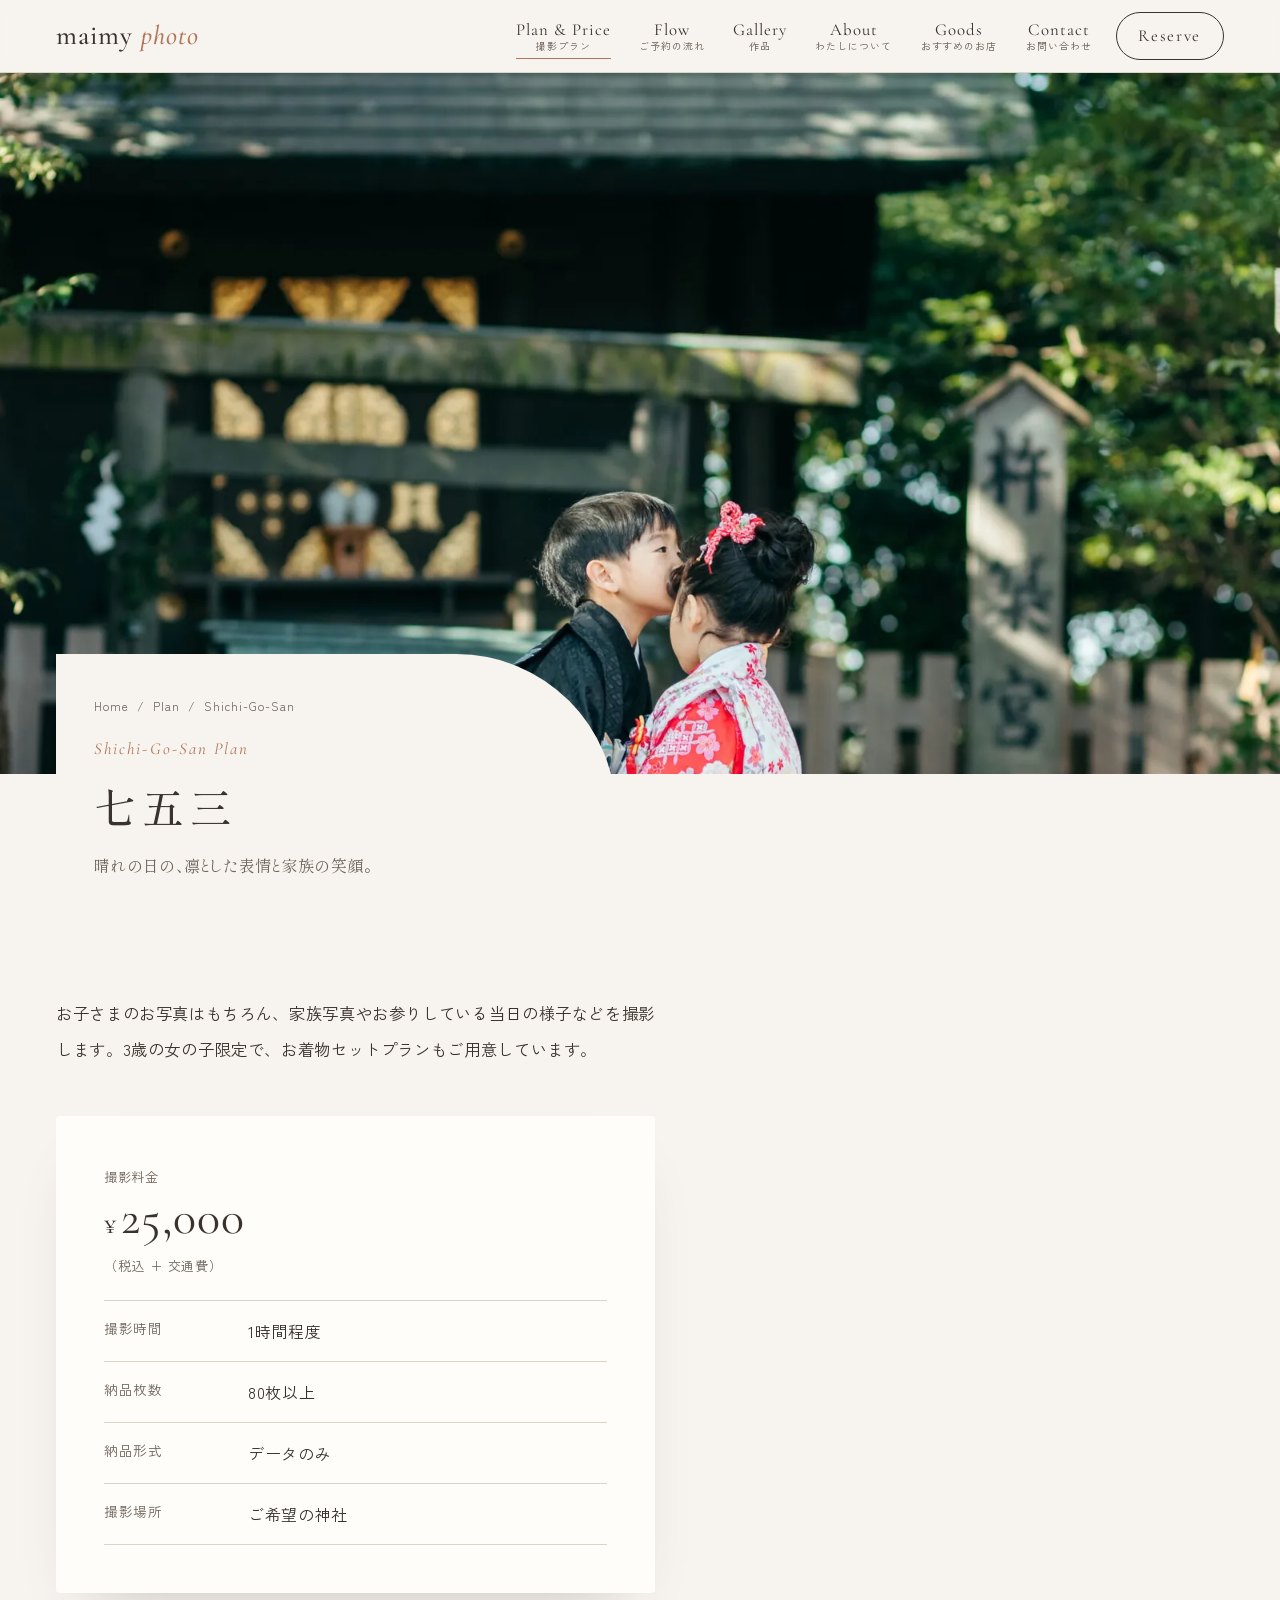
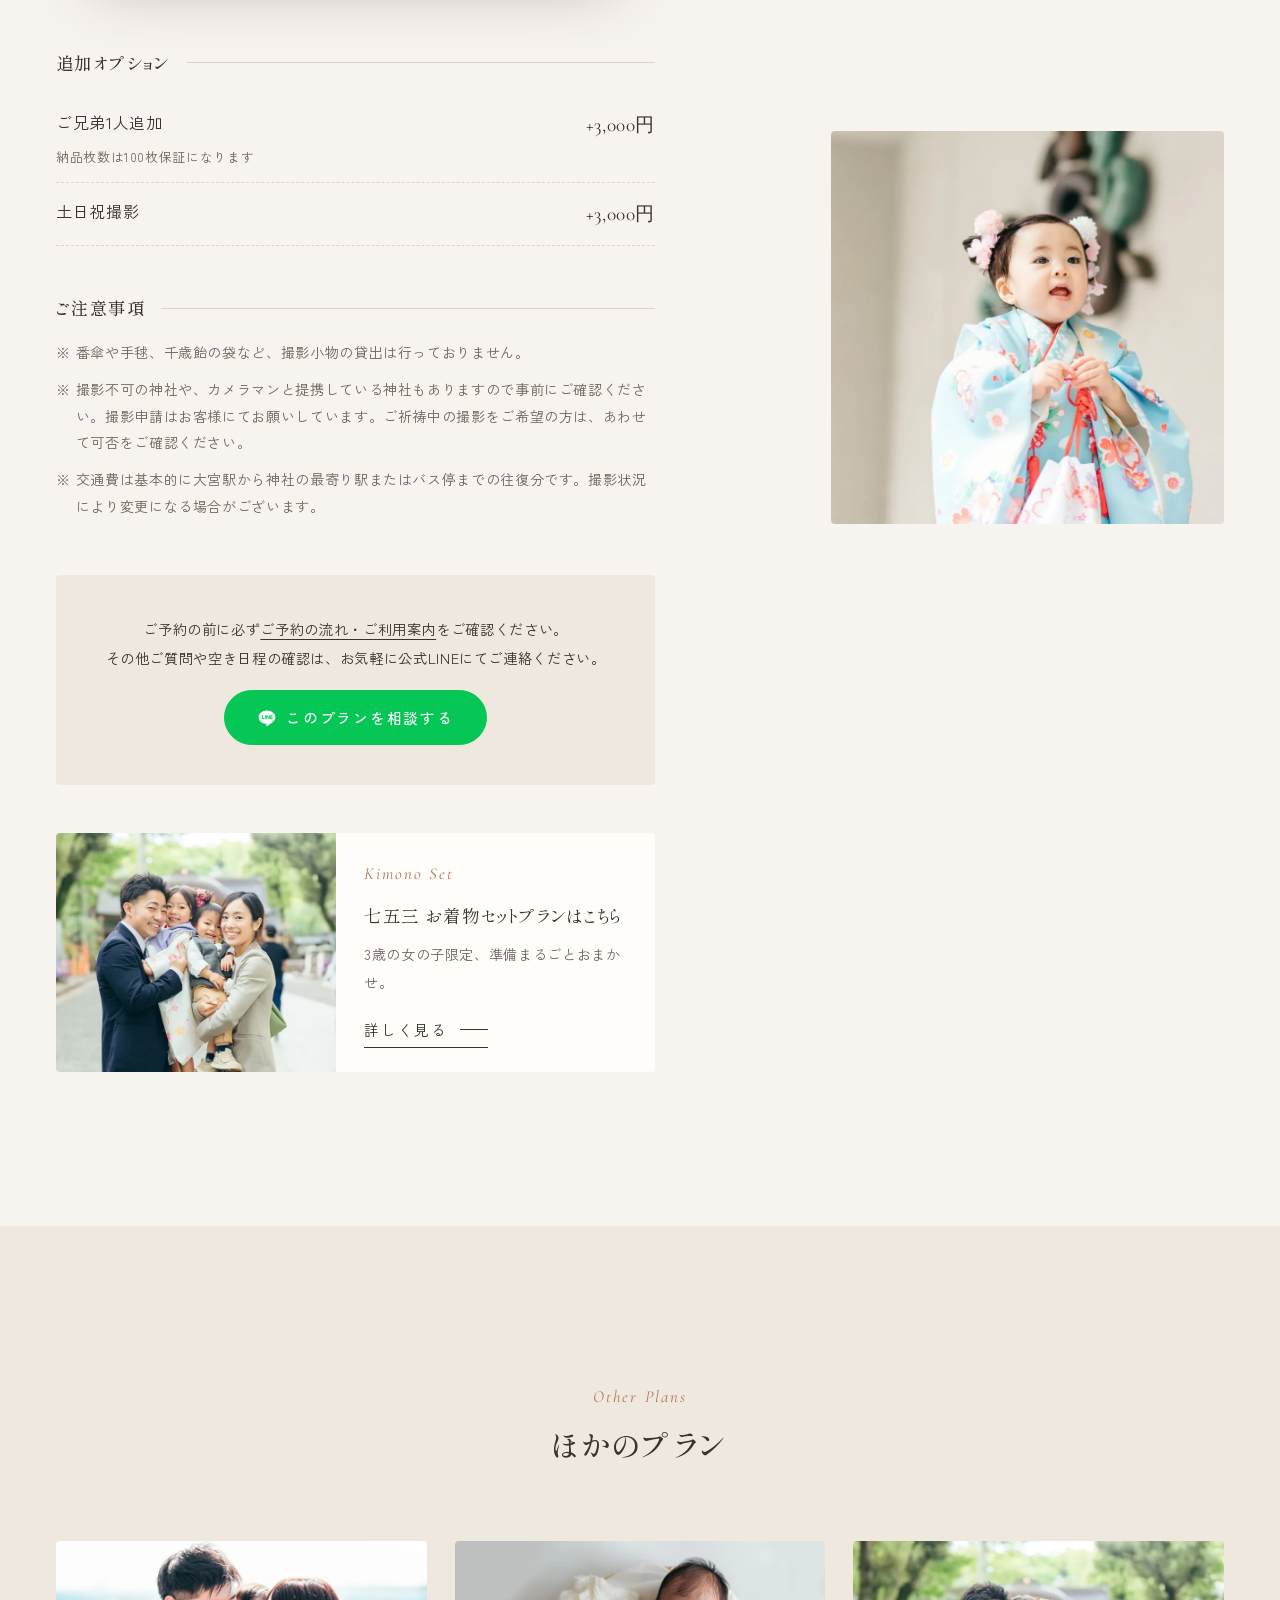
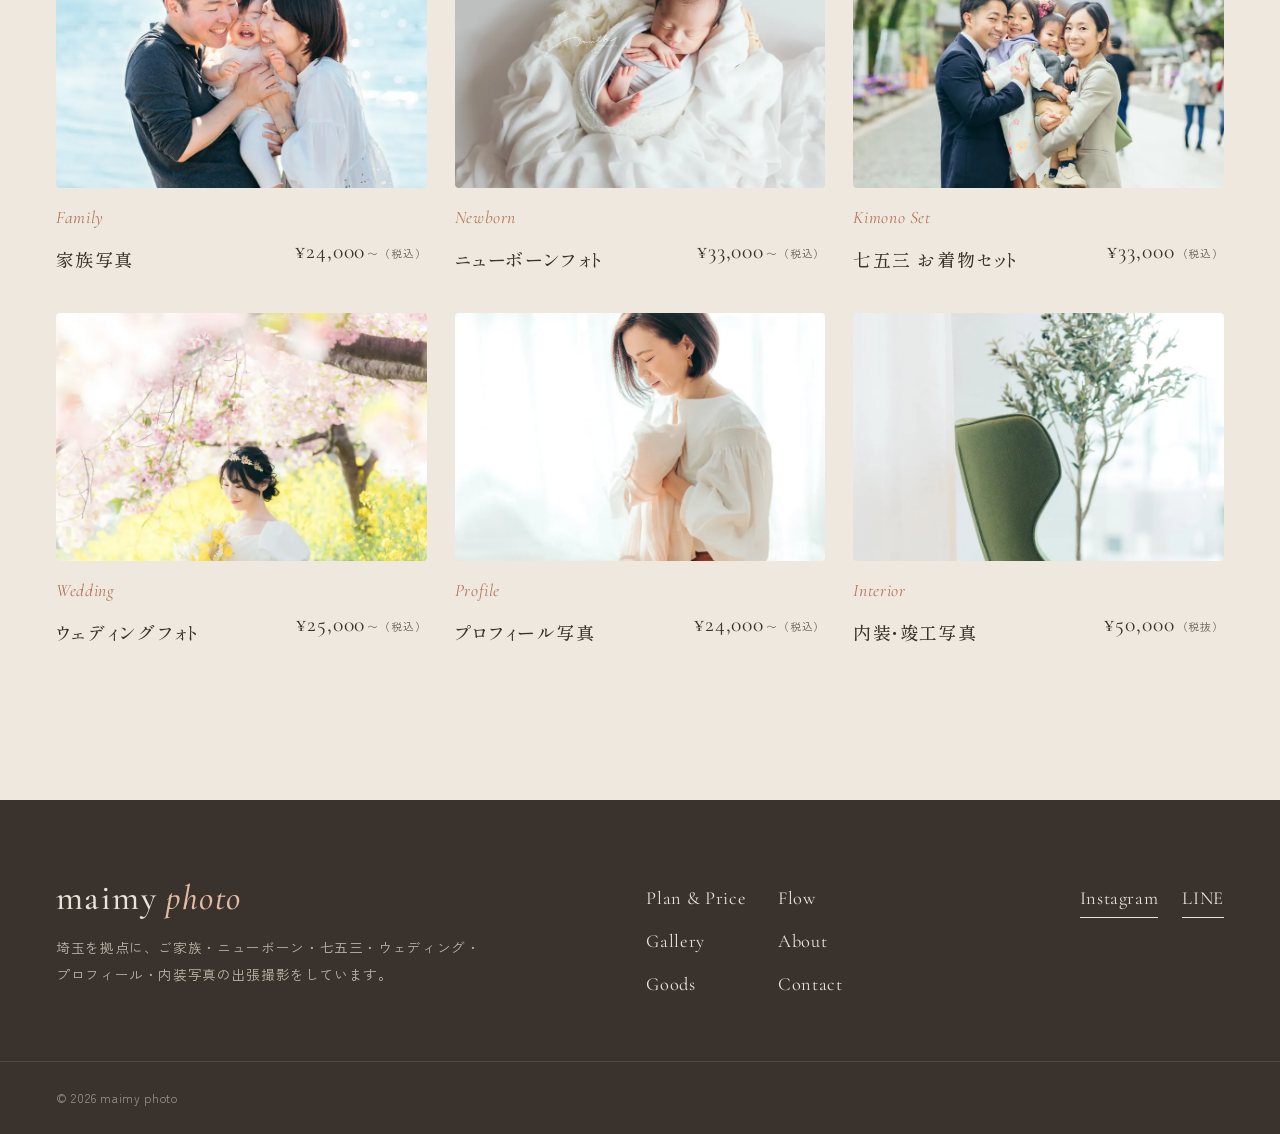
<file: docs/plan/753/index.html>
<!doctype html>
<html lang="ja">
<head>
<meta charset="utf-8">
<meta name="viewport" content="width=device-width, initial-scale=1, viewport-fit=cover">
<!-- プレビュー環境: 検索エンジンにインデックスさせない -->
<meta name="robots" content="noindex, nofollow, noarchive, nosnippet, noimageindex">
<meta name="googlebot" content="noindex, nofollow">
<title>七五三プラン | maimy photo</title>
<meta name="description" content="maimy photo の七五三プラン。お子さまのお写真はもちろん、家族写真やお参りしている当日の様子などを撮影します。3歳の女の子限定で、お着物セットプランもご用意しています。">
<meta name="theme-color" content="#f7f3ee">
<link rel="icon" href="../../favicon.svg" type="image/svg+xml">
<link rel="preconnect" href="https://fonts.googleapis.com">
<link rel="preconnect" href="https://fonts.gstatic.com" crossorigin>
<link rel="stylesheet" href="https://fonts.googleapis.com/css2?family=Cormorant+Garamond:ital,wght@0,400;0,500;1,400&family=Shippori+Mincho:wght@400;500&family=Zen+Kaku+Gothic+New:wght@400;500&display=swap">
<link rel="stylesheet" href="../../assets/style.css">
<script src="../../assets/main.js" defer></script>
</head>
<body class="">
<a class="skip" href="#main">本文へスキップ</a>
<header class="site-header" data-header>
  <div class="site-header__inner">
    <a class="logo" href="../../" aria-label="maimy photo トップへ">maimy <i>photo</i></a>
    <nav class="gnav" aria-label="メインメニュー">
      <ul><li><a href="../../plan/" aria-current="page"><span class="en">Plan & Price</span><span class="ja">撮影プラン</span></a></li><li><a href="../../flow/"><span class="en">Flow</span><span class="ja">ご予約の流れ</span></a></li><li><a href="../../gallery/"><span class="en">Gallery</span><span class="ja">作品</span></a></li><li><a href="../../about/"><span class="en">About</span><span class="ja">わたしについて</span></a></li><li><a href="../../goods/"><span class="en">Goods</span><span class="ja">おすすめのお店</span></a></li><li><a href="../../contact/"><span class="en">Contact</span><span class="ja">お問い合わせ</span></a></li></ul>
    </nav>
    <a class="header-cta" href="https://lin.ee/narDqNW" target="_blank" rel="noopener">Reserve</a>
    <button class="menu-toggle" type="button" aria-expanded="false" aria-controls="drawer" data-menu-toggle>
      <span></span><span></span><span class="sr">メニュー</span>
    </button>
  </div>
</header>
<div class="drawer" id="drawer" hidden data-drawer>
  <nav aria-label="モバイルメニュー"><ul><li><a href="../../plan/" aria-current="page"><span class="en">Plan & Price</span><span class="ja">撮影プラン</span></a></li><li><a href="../../flow/"><span class="en">Flow</span><span class="ja">ご予約の流れ</span></a></li><li><a href="../../gallery/"><span class="en">Gallery</span><span class="ja">作品</span></a></li><li><a href="../../about/"><span class="en">About</span><span class="ja">わたしについて</span></a></li><li><a href="../../goods/"><span class="en">Goods</span><span class="ja">おすすめのお店</span></a></li><li><a href="../../contact/"><span class="en">Contact</span><span class="ja">お問い合わせ</span></a></li></ul></nav>
  <a class="btn btn--line" href="https://lin.ee/narDqNW" target="_blank" rel="noopener"><svg aria-hidden="true" viewBox="0 0 24 24" width="20" height="20"><path fill="currentColor" d="M12 3C6.48 3 2 6.6 2 11.04c0 3.98 3.55 7.31 8.35 7.94.33.07.77.22.88.5.1.25.07.65.03.9l-.14.85c-.04.25-.2.98.86.53 1.06-.45 5.73-3.37 7.82-5.78C21.24 14.4 22 12.8 22 11.04 22 6.6 17.52 3 12 3Zm-3.6 10.4H6.42a.53.53 0 0 1-.53-.53V8.9a.53.53 0 1 1 1.06 0v3.44H8.4a.53.53 0 1 1 0 1.06Zm2.05-.53a.53.53 0 1 1-1.06 0V8.9a.53.53 0 1 1 1.06 0v3.97Zm4.77 0a.53.53 0 0 1-.95.32l-2.03-2.77v2.45a.53.53 0 1 1-1.06 0V8.9a.53.53 0 0 1 .95-.32l2.03 2.77V8.9a.53.53 0 1 1 1.06 0v3.97Zm3.21-2.51a.53.53 0 1 1 0 1.06h-1.45v.92h1.45a.53.53 0 1 1 0 1.06h-1.98a.53.53 0 0 1-.53-.53V8.9c0-.29.24-.53.53-.53h1.98a.53.53 0 1 1 0 1.06h-1.45v.93h1.45Z"/></svg><span>公式LINEでご予約・ご相談</span></a>
</div>
<main id="main">

<section class="plan-hero">
  <div class="plan-hero__img"><img src="../../img/shichigosan-800.webp" srcset="../../img/shichigosan-800.webp 800w, ../../img/shichigosan-1600.webp 1600w" sizes="100vw" width="1600" height="2400" alt="七五三" loading="eager" fetchpriority="high" decoding="async"></div>
  <div class="container plan-hero__text">
    <nav class="breadcrumb" aria-label="パンくず"><a href="../../">Home</a><span>/</span><a href="../">Plan</a><span>/</span><span>Shichi-Go-San</span></nav>
    <p class="eyebrow">Shichi-Go-San Plan</p>
    <h1>七五三</h1>
    <p class="catch">晴れの日の、凛とした表情と家族の笑顔。</p>
  </div>
</section>

<section class="section container plan-detail">
  <div class="plan-detail__main">
    <p class="lead">お子さまのお写真はもちろん、家族写真やお参りしている当日の様子などを撮影します。3歳の女の子限定で、お着物セットプランもご用意しています。</p>
    <div class="price-box reveal">
      <dl class="prices"><div class="price"><dt>撮影料金</dt><dd><span class="yen">¥</span>25,000</dd></div></dl>
      <p class="tax">（税込 + 交通費）</p>
      <dl class="specs"><div><dt>撮影時間</dt><dd>1時間程度</dd></div><div><dt>納品枚数</dt><dd>80枚以上</dd></div><div><dt>納品形式</dt><dd>データのみ</dd></div><div><dt>撮影場所</dt><dd>ご希望の神社</dd></div></dl>
    </div>
    <section class="plan-block"><h2 class="plan-block__title">追加オプション</h2><ul class="options"><li><span>ご兄弟1人追加</span><span class="opt-price">+3,000円</span><small>納品枚数は100枚保証になります</small></li><li><span>土日祝撮影</span><span class="opt-price">+3,000円</span></li></ul></section><section class="plan-block"><h2 class="plan-block__title">ご注意事項</h2><ul class="notes"><li>番傘や手毬、千歳飴の袋など、撮影小物の貸出は行っておりません。</li><li>撮影不可の神社や、カメラマンと提携している神社もありますので事前にご確認ください。撮影申請はお客様にてお願いしています。ご祈祷中の撮影をご希望の方は、あわせて可否をご確認ください。</li><li>交通費は基本的に大宮駅から神社の最寄り駅またはバス停までの往復分です。撮影状況により変更になる場合がございます。</li></ul></section>
    <div class="before-booking">
      <p>ご予約の前に必ず<a href="../../flow/">ご予約の流れ・ご利用案内</a>をご確認ください。<br>その他ご質問や空き日程の確認は、お気軽に公式LINEにてご連絡ください。</p>
      <a class="btn btn--line" href="https://lin.ee/narDqNW" target="_blank" rel="noopener"><svg aria-hidden="true" viewBox="0 0 24 24" width="20" height="20"><path fill="currentColor" d="M12 3C6.48 3 2 6.6 2 11.04c0 3.98 3.55 7.31 8.35 7.94.33.07.77.22.88.5.1.25.07.65.03.9l-.14.85c-.04.25-.2.98.86.53 1.06-.45 5.73-3.37 7.82-5.78C21.24 14.4 22 12.8 22 11.04 22 6.6 17.52 3 12 3Zm-3.6 10.4H6.42a.53.53 0 0 1-.53-.53V8.9a.53.53 0 1 1 1.06 0v3.44H8.4a.53.53 0 1 1 0 1.06Zm2.05-.53a.53.53 0 1 1-1.06 0V8.9a.53.53 0 1 1 1.06 0v3.97Zm4.77 0a.53.53 0 0 1-.95.32l-2.03-2.77v2.45a.53.53 0 1 1-1.06 0V8.9a.53.53 0 0 1 .95-.32l2.03 2.77V8.9a.53.53 0 1 1 1.06 0v3.97Zm3.21-2.51a.53.53 0 1 1 0 1.06h-1.45v.92h1.45a.53.53 0 1 1 0 1.06h-1.98a.53.53 0 0 1-.53-.53V8.9c0-.29.24-.53.53-.53h1.98a.53.53 0 1 1 0 1.06h-1.45v.93h1.45Z"/></svg><span>このプランを相談する</span></a>
    </div>
    <a class="related reveal" href="../753-kimono/">
  <div class="related__img"><img src="../../img/kimono-800.webp" srcset="../../img/kimono-800.webp 800w, ../../img/kimono-1600.webp 1600w" sizes="(min-width: 760px) 280px, 100vw" width="1600" height="1066" alt="七五三 お着物セット" loading="lazy" decoding="async"></div>
  <div class="related__body"><p class="eyebrow">Kimono Set</p><p class="related__title">七五三 お着物セットプランはこちら</p><p>3歳の女の子限定、準備まるごとおまかせ。</p><span class="link-arrow">詳しく見る</span></div>
</a>
  </div>
  <aside class="plan-detail__side">
    <div class="sticky-gallery"><figure class="reveal"><img src="../../img/shichigosan-800.webp" srcset="../../img/shichigosan-800.webp 800w, ../../img/shichigosan-1600.webp 1600w" sizes="(min-width: 960px) 33vw, 50vw" width="1600" height="2400" alt="七五三の撮影例" loading="lazy" decoding="async"></figure><figure class="reveal"><img src="../../img/shichigosan-square-800.webp" srcset="../../img/shichigosan-square-800.webp 800w, ../../img/shichigosan-square-1600.webp 1600w" sizes="(min-width: 960px) 33vw, 50vw" width="1600" height="1601" alt="七五三の撮影例" loading="lazy" decoding="async"></figure></div>
  </aside>
</section>

<section class="section section--tint">
  <div class="container">
    <header class="section-head"><p class="eyebrow">Other Plans</p><h2>ほかのプラン</h2></header>
    <ul class="plan-grid plan-grid--small"><li class="plan-card reveal">
  <a href="../../plan/family/">
    <div class="plan-card__img"><img src="../../img/family-square-800.webp" srcset="../../img/family-square-800.webp 800w, ../../img/family-square-1600.webp 1600w" sizes="(min-width: 960px) 30vw, (min-width: 600px) 45vw, 90vw" width="1600" height="1600" alt="家族写真" loading="lazy" decoding="async"></div>
    <div class="plan-card__body">
      <p class="plan-card__en">Family</p>
      <h3>家族写真</h3>
      <p class="plan-card__price">¥24,000<small>〜（税込）</small></p>
    </div>
  </a>
</li><li class="plan-card reveal">
  <a href="../../plan/newborn/">
    <div class="plan-card__img"><img src="../../img/newborn-800.webp" srcset="../../img/newborn-800.webp 800w, ../../img/newborn-1368.webp 1368w" sizes="(min-width: 960px) 30vw, (min-width: 600px) 45vw, 90vw" width="1368" height="912" alt="ニューボーンフォト" loading="lazy" decoding="async"></div>
    <div class="plan-card__body">
      <p class="plan-card__en">Newborn</p>
      <h3>ニューボーンフォト</h3>
      <p class="plan-card__price">¥33,000<small>〜（税込）</small></p>
    </div>
  </a>
</li><li class="plan-card reveal">
  <a href="../../plan/753-kimono/">
    <div class="plan-card__img"><img src="../../img/kimono-800.webp" srcset="../../img/kimono-800.webp 800w, ../../img/kimono-1600.webp 1600w" sizes="(min-width: 960px) 30vw, (min-width: 600px) 45vw, 90vw" width="1600" height="1066" alt="七五三 お着物セット" loading="lazy" decoding="async"></div>
    <div class="plan-card__body">
      <p class="plan-card__en">Kimono Set</p>
      <h3>七五三 お着物セット</h3>
      <p class="plan-card__price">¥33,000<small>（税込）</small></p>
    </div>
  </a>
</li><li class="plan-card reveal">
  <a href="../../plan/wedding/">
    <div class="plan-card__img"><img src="../../img/wedding-field-800.webp" srcset="../../img/wedding-field-800.webp 800w, ../../img/wedding-field-912.webp 912w" sizes="(min-width: 960px) 30vw, (min-width: 600px) 45vw, 90vw" width="912" height="1368" alt="ウェディングフォト" loading="lazy" decoding="async"></div>
    <div class="plan-card__body">
      <p class="plan-card__en">Wedding</p>
      <h3>ウェディングフォト</h3>
      <p class="plan-card__price">¥25,000<small>〜（税込）</small></p>
    </div>
  </a>
</li><li class="plan-card reveal">
  <a href="../../plan/profile/">
    <div class="plan-card__img"><img src="../../img/profile-square-800.webp" srcset="../../img/profile-square-800.webp 800w, ../../img/profile-square-912.webp 912w" sizes="(min-width: 960px) 30vw, (min-width: 600px) 45vw, 90vw" width="912" height="912" alt="プロフィール写真" loading="lazy" decoding="async"></div>
    <div class="plan-card__body">
      <p class="plan-card__en">Profile</p>
      <h3>プロフィール写真</h3>
      <p class="plan-card__price">¥24,000<small>〜（税込）</small></p>
    </div>
  </a>
</li><li class="plan-card reveal">
  <a href="../../plan/interior/">
    <div class="plan-card__img"><img src="../../img/interior-chair-800.webp" srcset="../../img/interior-chair-800.webp 800w, ../../img/interior-chair-1600.webp 1600w" sizes="(min-width: 960px) 30vw, (min-width: 600px) 45vw, 90vw" width="1600" height="2400" alt="内装・竣工写真" loading="lazy" decoding="async"></div>
    <div class="plan-card__body">
      <p class="plan-card__en">Interior</p>
      <h3>内装・竣工写真</h3>
      <p class="plan-card__price">¥50,000<small>（税抜）</small></p>
    </div>
  </a>
</li></ul>
  </div>
</section>

</main>
<footer class="site-footer">
  <div class="container site-footer__inner">
    <div>
      <a class="logo logo--lg" href="../../">maimy <i>photo</i></a>
      <p class="site-footer__lead">埼玉を拠点に、ご家族・ニューボーン・七五三・ウェディング・<br class="pc">プロフィール・内装写真の出張撮影をしています。</p>
    </div>
    <nav aria-label="フッターメニュー">
      <ul class="fnav"><li><a href="../../plan/">Plan & Price</a></li><li><a href="../../flow/">Flow</a></li><li><a href="../../gallery/">Gallery</a></li><li><a href="../../about/">About</a></li><li><a href="../../goods/">Goods</a></li><li><a href="../../contact/">Contact</a></li></ul>
    </nav>
    <div class="site-footer__social">
      <a href="https://www.instagram.com/maimy_photo/" target="_blank" rel="noopener">Instagram</a>
      <a href="https://lin.ee/narDqNW" target="_blank" rel="noopener">LINE</a>
    </div>
  </div>
  <p class="copyright container">© 2026 maimy photo</p>
</footer>
</body>
</html>
</file>
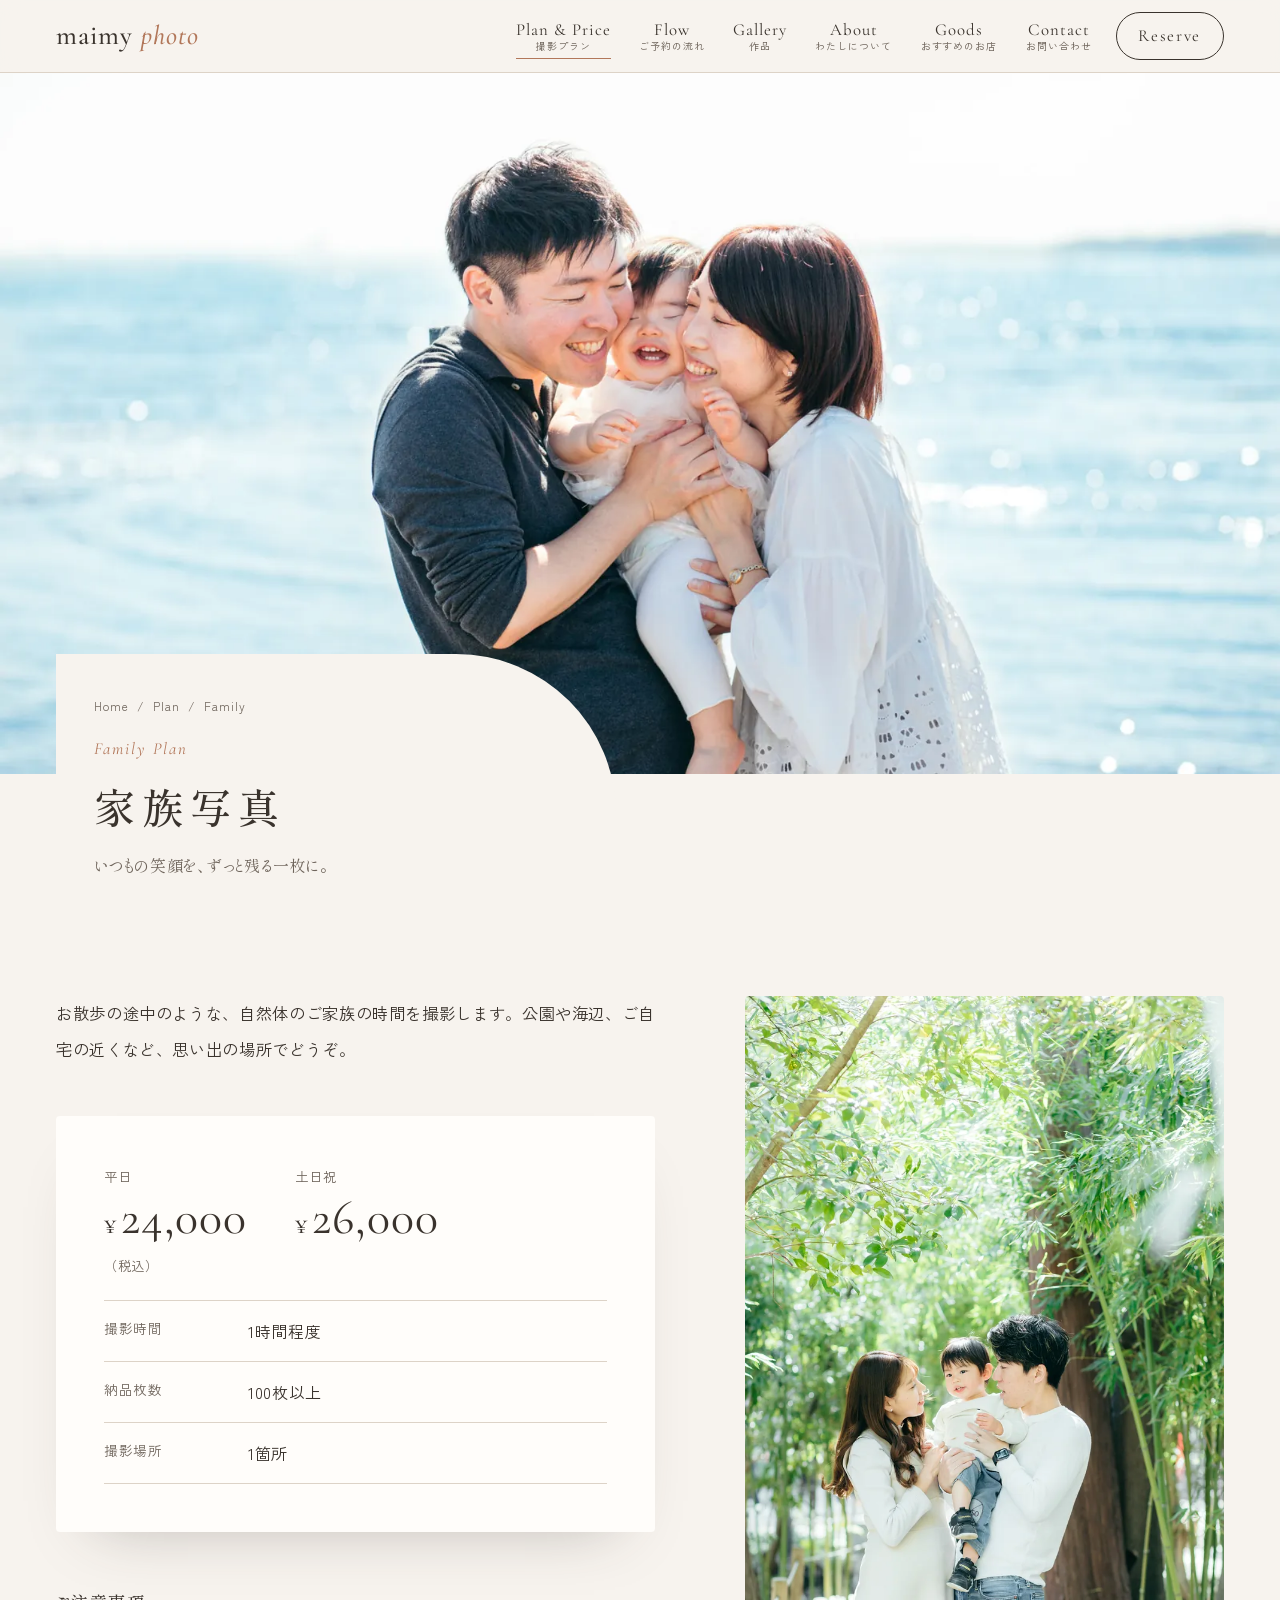
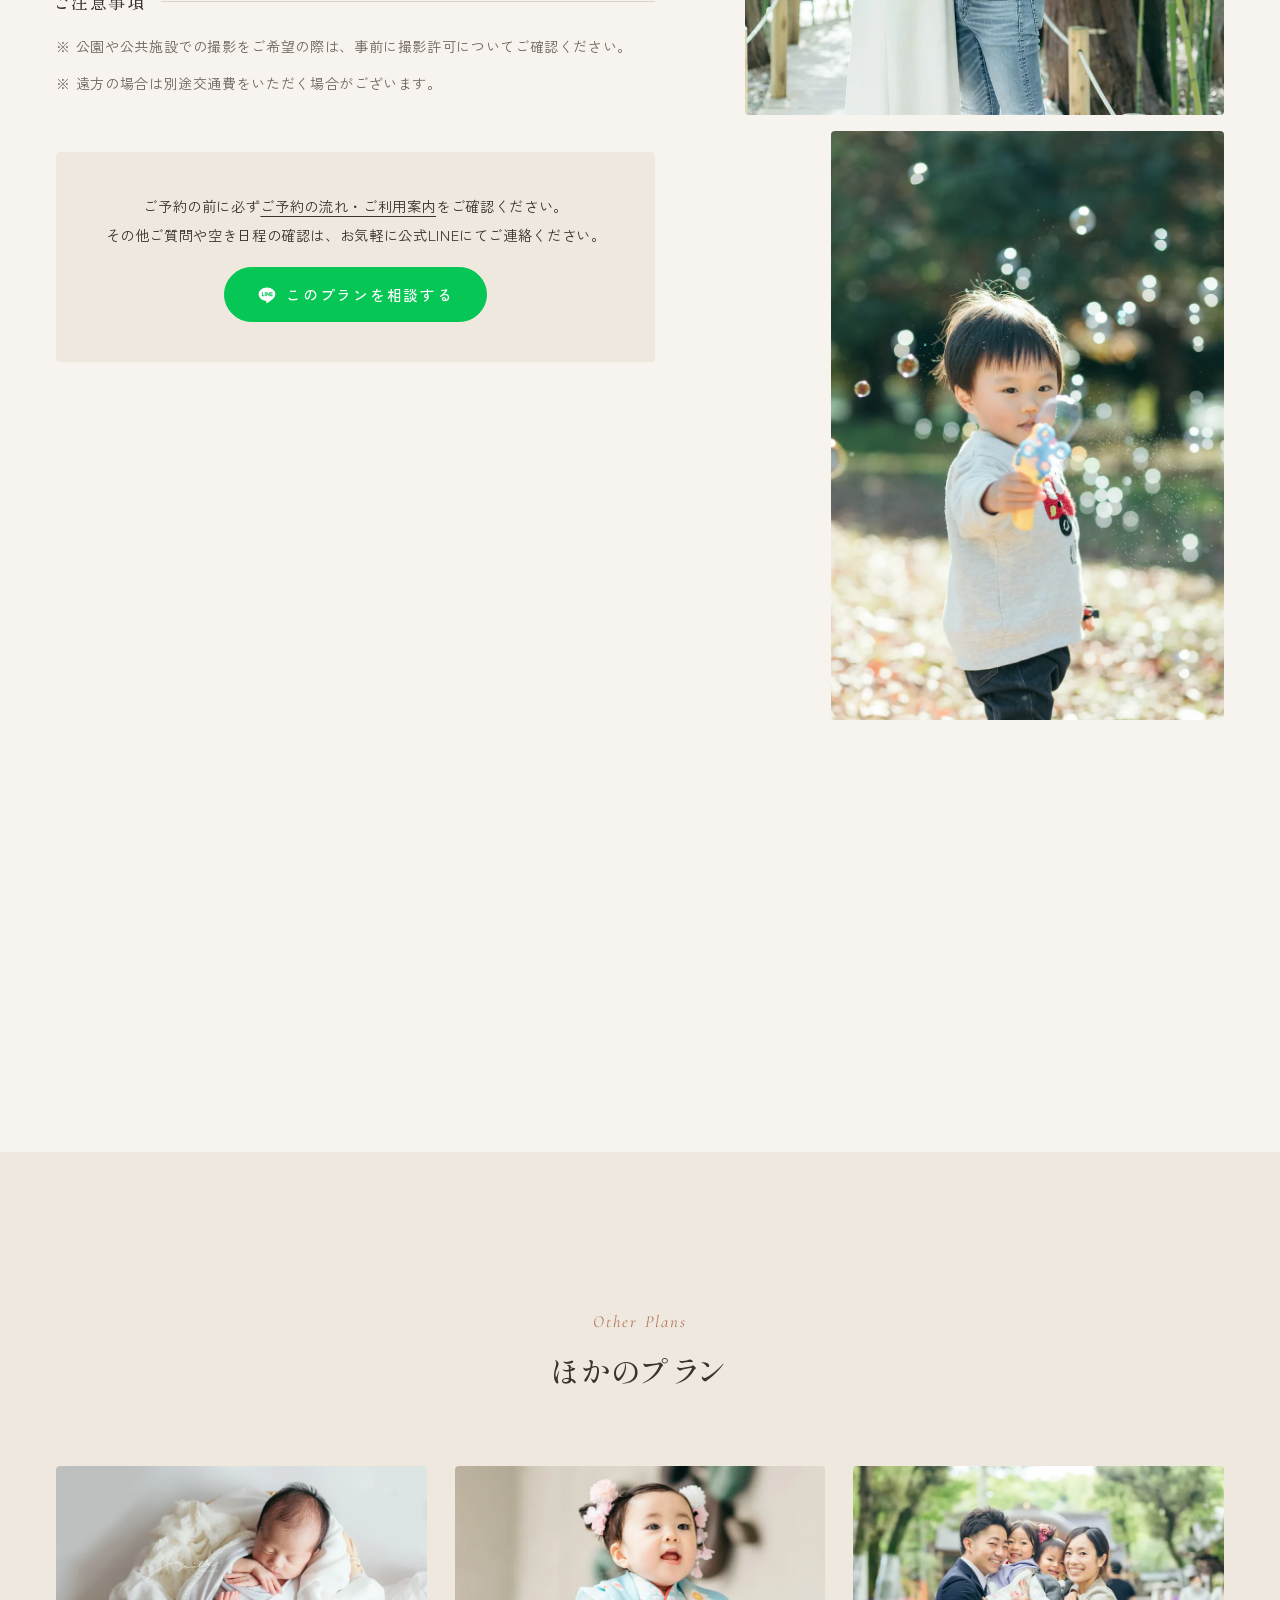
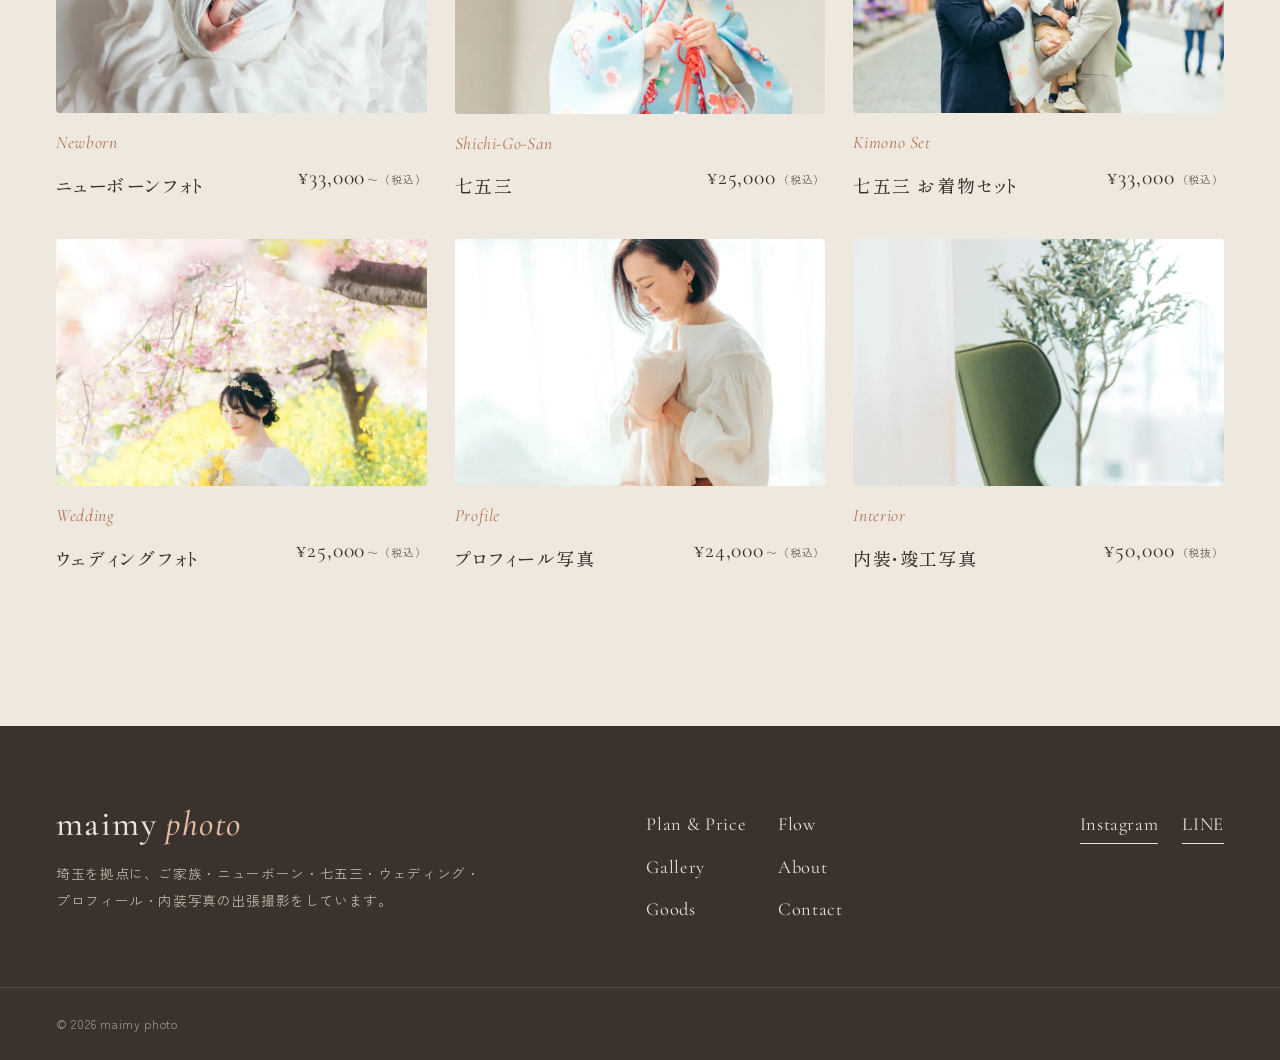
<file: docs/plan/family/index.html>
<!doctype html>
<html lang="ja">
<head>
<meta charset="utf-8">
<meta name="viewport" content="width=device-width, initial-scale=1, viewport-fit=cover">
<!-- プレビュー環境: 検索エンジンにインデックスさせない -->
<meta name="robots" content="noindex, nofollow, noarchive, nosnippet, noimageindex">
<meta name="googlebot" content="noindex, nofollow">
<title>家族写真プラン | maimy photo</title>
<meta name="description" content="maimy photo の家族写真プラン。お散歩の途中のような、自然体のご家族の時間を撮影します。公園や海辺、ご自宅の近くなど、思い出の場所でどうぞ。">
<meta name="theme-color" content="#f7f3ee">
<link rel="icon" href="../../favicon.svg" type="image/svg+xml">
<link rel="preconnect" href="https://fonts.googleapis.com">
<link rel="preconnect" href="https://fonts.gstatic.com" crossorigin>
<link rel="stylesheet" href="https://fonts.googleapis.com/css2?family=Cormorant+Garamond:ital,wght@0,400;0,500;1,400&family=Shippori+Mincho:wght@400;500&family=Zen+Kaku+Gothic+New:wght@400;500&display=swap">
<link rel="stylesheet" href="../../assets/style.css">
<script src="../../assets/main.js" defer></script>
</head>
<body class="">
<a class="skip" href="#main">本文へスキップ</a>
<header class="site-header" data-header>
  <div class="site-header__inner">
    <a class="logo" href="../../" aria-label="maimy photo トップへ">maimy <i>photo</i></a>
    <nav class="gnav" aria-label="メインメニュー">
      <ul><li><a href="../../plan/" aria-current="page"><span class="en">Plan & Price</span><span class="ja">撮影プラン</span></a></li><li><a href="../../flow/"><span class="en">Flow</span><span class="ja">ご予約の流れ</span></a></li><li><a href="../../gallery/"><span class="en">Gallery</span><span class="ja">作品</span></a></li><li><a href="../../about/"><span class="en">About</span><span class="ja">わたしについて</span></a></li><li><a href="../../goods/"><span class="en">Goods</span><span class="ja">おすすめのお店</span></a></li><li><a href="../../contact/"><span class="en">Contact</span><span class="ja">お問い合わせ</span></a></li></ul>
    </nav>
    <a class="header-cta" href="https://lin.ee/narDqNW" target="_blank" rel="noopener">Reserve</a>
    <button class="menu-toggle" type="button" aria-expanded="false" aria-controls="drawer" data-menu-toggle>
      <span></span><span></span><span class="sr">メニュー</span>
    </button>
  </div>
</header>
<div class="drawer" id="drawer" hidden data-drawer>
  <nav aria-label="モバイルメニュー"><ul><li><a href="../../plan/" aria-current="page"><span class="en">Plan & Price</span><span class="ja">撮影プラン</span></a></li><li><a href="../../flow/"><span class="en">Flow</span><span class="ja">ご予約の流れ</span></a></li><li><a href="../../gallery/"><span class="en">Gallery</span><span class="ja">作品</span></a></li><li><a href="../../about/"><span class="en">About</span><span class="ja">わたしについて</span></a></li><li><a href="../../goods/"><span class="en">Goods</span><span class="ja">おすすめのお店</span></a></li><li><a href="../../contact/"><span class="en">Contact</span><span class="ja">お問い合わせ</span></a></li></ul></nav>
  <a class="btn btn--line" href="https://lin.ee/narDqNW" target="_blank" rel="noopener"><svg aria-hidden="true" viewBox="0 0 24 24" width="20" height="20"><path fill="currentColor" d="M12 3C6.48 3 2 6.6 2 11.04c0 3.98 3.55 7.31 8.35 7.94.33.07.77.22.88.5.1.25.07.65.03.9l-.14.85c-.04.25-.2.98.86.53 1.06-.45 5.73-3.37 7.82-5.78C21.24 14.4 22 12.8 22 11.04 22 6.6 17.52 3 12 3Zm-3.6 10.4H6.42a.53.53 0 0 1-.53-.53V8.9a.53.53 0 1 1 1.06 0v3.44H8.4a.53.53 0 1 1 0 1.06Zm2.05-.53a.53.53 0 1 1-1.06 0V8.9a.53.53 0 1 1 1.06 0v3.97Zm4.77 0a.53.53 0 0 1-.95.32l-2.03-2.77v2.45a.53.53 0 1 1-1.06 0V8.9a.53.53 0 0 1 .95-.32l2.03 2.77V8.9a.53.53 0 1 1 1.06 0v3.97Zm3.21-2.51a.53.53 0 1 1 0 1.06h-1.45v.92h1.45a.53.53 0 1 1 0 1.06h-1.98a.53.53 0 0 1-.53-.53V8.9c0-.29.24-.53.53-.53h1.98a.53.53 0 1 1 0 1.06h-1.45v.93h1.45Z"/></svg><span>公式LINEでご予約・ご相談</span></a>
</div>
<main id="main">

<section class="plan-hero">
  <div class="plan-hero__img"><img src="../../img/family-800.webp" srcset="../../img/family-800.webp 800w, ../../img/family-1600.webp 1600w" sizes="100vw" width="1600" height="1066" alt="家族写真" loading="eager" fetchpriority="high" decoding="async"></div>
  <div class="container plan-hero__text">
    <nav class="breadcrumb" aria-label="パンくず"><a href="../../">Home</a><span>/</span><a href="../">Plan</a><span>/</span><span>Family</span></nav>
    <p class="eyebrow">Family Plan</p>
    <h1>家族写真</h1>
    <p class="catch">いつもの笑顔を、ずっと残る一枚に。</p>
  </div>
</section>

<section class="section container plan-detail">
  <div class="plan-detail__main">
    <p class="lead">お散歩の途中のような、自然体のご家族の時間を撮影します。公園や海辺、ご自宅の近くなど、思い出の場所でどうぞ。</p>
    <div class="price-box reveal">
      <dl class="prices"><div class="price"><dt>平日</dt><dd><span class="yen">¥</span>24,000</dd></div><div class="price"><dt>土日祝</dt><dd><span class="yen">¥</span>26,000</dd></div></dl>
      <p class="tax">（税込）</p>
      <dl class="specs"><div><dt>撮影時間</dt><dd>1時間程度</dd></div><div><dt>納品枚数</dt><dd>100枚以上</dd></div><div><dt>撮影場所</dt><dd>1箇所</dd></div></dl>
    </div>
    <section class="plan-block"><h2 class="plan-block__title">ご注意事項</h2><ul class="notes"><li>公園や公共施設での撮影をご希望の際は、事前に撮影許可についてご確認ください。</li><li>遠方の場合は別途交通費をいただく場合がございます。</li></ul></section>
    <div class="before-booking">
      <p>ご予約の前に必ず<a href="../../flow/">ご予約の流れ・ご利用案内</a>をご確認ください。<br>その他ご質問や空き日程の確認は、お気軽に公式LINEにてご連絡ください。</p>
      <a class="btn btn--line" href="https://lin.ee/narDqNW" target="_blank" rel="noopener"><svg aria-hidden="true" viewBox="0 0 24 24" width="20" height="20"><path fill="currentColor" d="M12 3C6.48 3 2 6.6 2 11.04c0 3.98 3.55 7.31 8.35 7.94.33.07.77.22.88.5.1.25.07.65.03.9l-.14.85c-.04.25-.2.98.86.53 1.06-.45 5.73-3.37 7.82-5.78C21.24 14.4 22 12.8 22 11.04 22 6.6 17.52 3 12 3Zm-3.6 10.4H6.42a.53.53 0 0 1-.53-.53V8.9a.53.53 0 1 1 1.06 0v3.44H8.4a.53.53 0 1 1 0 1.06Zm2.05-.53a.53.53 0 1 1-1.06 0V8.9a.53.53 0 1 1 1.06 0v3.97Zm4.77 0a.53.53 0 0 1-.95.32l-2.03-2.77v2.45a.53.53 0 1 1-1.06 0V8.9a.53.53 0 0 1 .95-.32l2.03 2.77V8.9a.53.53 0 1 1 1.06 0v3.97Zm3.21-2.51a.53.53 0 1 1 0 1.06h-1.45v.92h1.45a.53.53 0 1 1 0 1.06h-1.98a.53.53 0 0 1-.53-.53V8.9c0-.29.24-.53.53-.53h1.98a.53.53 0 1 1 0 1.06h-1.45v.93h1.45Z"/></svg><span>このプランを相談する</span></a>
    </div>
    
  </div>
  <aside class="plan-detail__side">
    <div class="sticky-gallery"><figure class="reveal"><img src="../../img/hero-family-800.webp" srcset="../../img/hero-family-800.webp 800w, ../../img/hero-family-912.webp 912w" sizes="(min-width: 960px) 33vw, 50vw" width="912" height="1368" alt="家族写真の撮影例" loading="lazy" decoding="async"></figure><figure class="reveal"><img src="../../img/hero-kids-800.webp" srcset="../../img/hero-kids-800.webp 800w, ../../img/hero-kids-912.webp 912w" sizes="(min-width: 960px) 33vw, 50vw" width="912" height="1368" alt="家族写真の撮影例" loading="lazy" decoding="async"></figure><figure class="reveal"><img src="../../img/family-800.webp" srcset="../../img/family-800.webp 800w, ../../img/family-1600.webp 1600w" sizes="(min-width: 960px) 33vw, 50vw" width="1600" height="1066" alt="家族写真の撮影例" loading="lazy" decoding="async"></figure></div>
  </aside>
</section>

<section class="section section--tint">
  <div class="container">
    <header class="section-head"><p class="eyebrow">Other Plans</p><h2>ほかのプラン</h2></header>
    <ul class="plan-grid plan-grid--small"><li class="plan-card reveal">
  <a href="../../plan/newborn/">
    <div class="plan-card__img"><img src="../../img/newborn-800.webp" srcset="../../img/newborn-800.webp 800w, ../../img/newborn-1368.webp 1368w" sizes="(min-width: 960px) 30vw, (min-width: 600px) 45vw, 90vw" width="1368" height="912" alt="ニューボーンフォト" loading="lazy" decoding="async"></div>
    <div class="plan-card__body">
      <p class="plan-card__en">Newborn</p>
      <h3>ニューボーンフォト</h3>
      <p class="plan-card__price">¥33,000<small>〜（税込）</small></p>
    </div>
  </a>
</li><li class="plan-card reveal">
  <a href="../../plan/753/">
    <div class="plan-card__img"><img src="../../img/shichigosan-square-800.webp" srcset="../../img/shichigosan-square-800.webp 800w, ../../img/shichigosan-square-1600.webp 1600w" sizes="(min-width: 960px) 30vw, (min-width: 600px) 45vw, 90vw" width="1600" height="1601" alt="七五三" loading="lazy" decoding="async"></div>
    <div class="plan-card__body">
      <p class="plan-card__en">Shichi-Go-San</p>
      <h3>七五三</h3>
      <p class="plan-card__price">¥25,000<small>（税込）</small></p>
    </div>
  </a>
</li><li class="plan-card reveal">
  <a href="../../plan/753-kimono/">
    <div class="plan-card__img"><img src="../../img/kimono-800.webp" srcset="../../img/kimono-800.webp 800w, ../../img/kimono-1600.webp 1600w" sizes="(min-width: 960px) 30vw, (min-width: 600px) 45vw, 90vw" width="1600" height="1066" alt="七五三 お着物セット" loading="lazy" decoding="async"></div>
    <div class="plan-card__body">
      <p class="plan-card__en">Kimono Set</p>
      <h3>七五三 お着物セット</h3>
      <p class="plan-card__price">¥33,000<small>（税込）</small></p>
    </div>
  </a>
</li><li class="plan-card reveal">
  <a href="../../plan/wedding/">
    <div class="plan-card__img"><img src="../../img/wedding-field-800.webp" srcset="../../img/wedding-field-800.webp 800w, ../../img/wedding-field-912.webp 912w" sizes="(min-width: 960px) 30vw, (min-width: 600px) 45vw, 90vw" width="912" height="1368" alt="ウェディングフォト" loading="lazy" decoding="async"></div>
    <div class="plan-card__body">
      <p class="plan-card__en">Wedding</p>
      <h3>ウェディングフォト</h3>
      <p class="plan-card__price">¥25,000<small>〜（税込）</small></p>
    </div>
  </a>
</li><li class="plan-card reveal">
  <a href="../../plan/profile/">
    <div class="plan-card__img"><img src="../../img/profile-square-800.webp" srcset="../../img/profile-square-800.webp 800w, ../../img/profile-square-912.webp 912w" sizes="(min-width: 960px) 30vw, (min-width: 600px) 45vw, 90vw" width="912" height="912" alt="プロフィール写真" loading="lazy" decoding="async"></div>
    <div class="plan-card__body">
      <p class="plan-card__en">Profile</p>
      <h3>プロフィール写真</h3>
      <p class="plan-card__price">¥24,000<small>〜（税込）</small></p>
    </div>
  </a>
</li><li class="plan-card reveal">
  <a href="../../plan/interior/">
    <div class="plan-card__img"><img src="../../img/interior-chair-800.webp" srcset="../../img/interior-chair-800.webp 800w, ../../img/interior-chair-1600.webp 1600w" sizes="(min-width: 960px) 30vw, (min-width: 600px) 45vw, 90vw" width="1600" height="2400" alt="内装・竣工写真" loading="lazy" decoding="async"></div>
    <div class="plan-card__body">
      <p class="plan-card__en">Interior</p>
      <h3>内装・竣工写真</h3>
      <p class="plan-card__price">¥50,000<small>（税抜）</small></p>
    </div>
  </a>
</li></ul>
  </div>
</section>

</main>
<footer class="site-footer">
  <div class="container site-footer__inner">
    <div>
      <a class="logo logo--lg" href="../../">maimy <i>photo</i></a>
      <p class="site-footer__lead">埼玉を拠点に、ご家族・ニューボーン・七五三・ウェディング・<br class="pc">プロフィール・内装写真の出張撮影をしています。</p>
    </div>
    <nav aria-label="フッターメニュー">
      <ul class="fnav"><li><a href="../../plan/">Plan & Price</a></li><li><a href="../../flow/">Flow</a></li><li><a href="../../gallery/">Gallery</a></li><li><a href="../../about/">About</a></li><li><a href="../../goods/">Goods</a></li><li><a href="../../contact/">Contact</a></li></ul>
    </nav>
    <div class="site-footer__social">
      <a href="https://www.instagram.com/maimy_photo/" target="_blank" rel="noopener">Instagram</a>
      <a href="https://lin.ee/narDqNW" target="_blank" rel="noopener">LINE</a>
    </div>
  </div>
  <p class="copyright container">© 2026 maimy photo</p>
</footer>
</body>
</html>
</file>
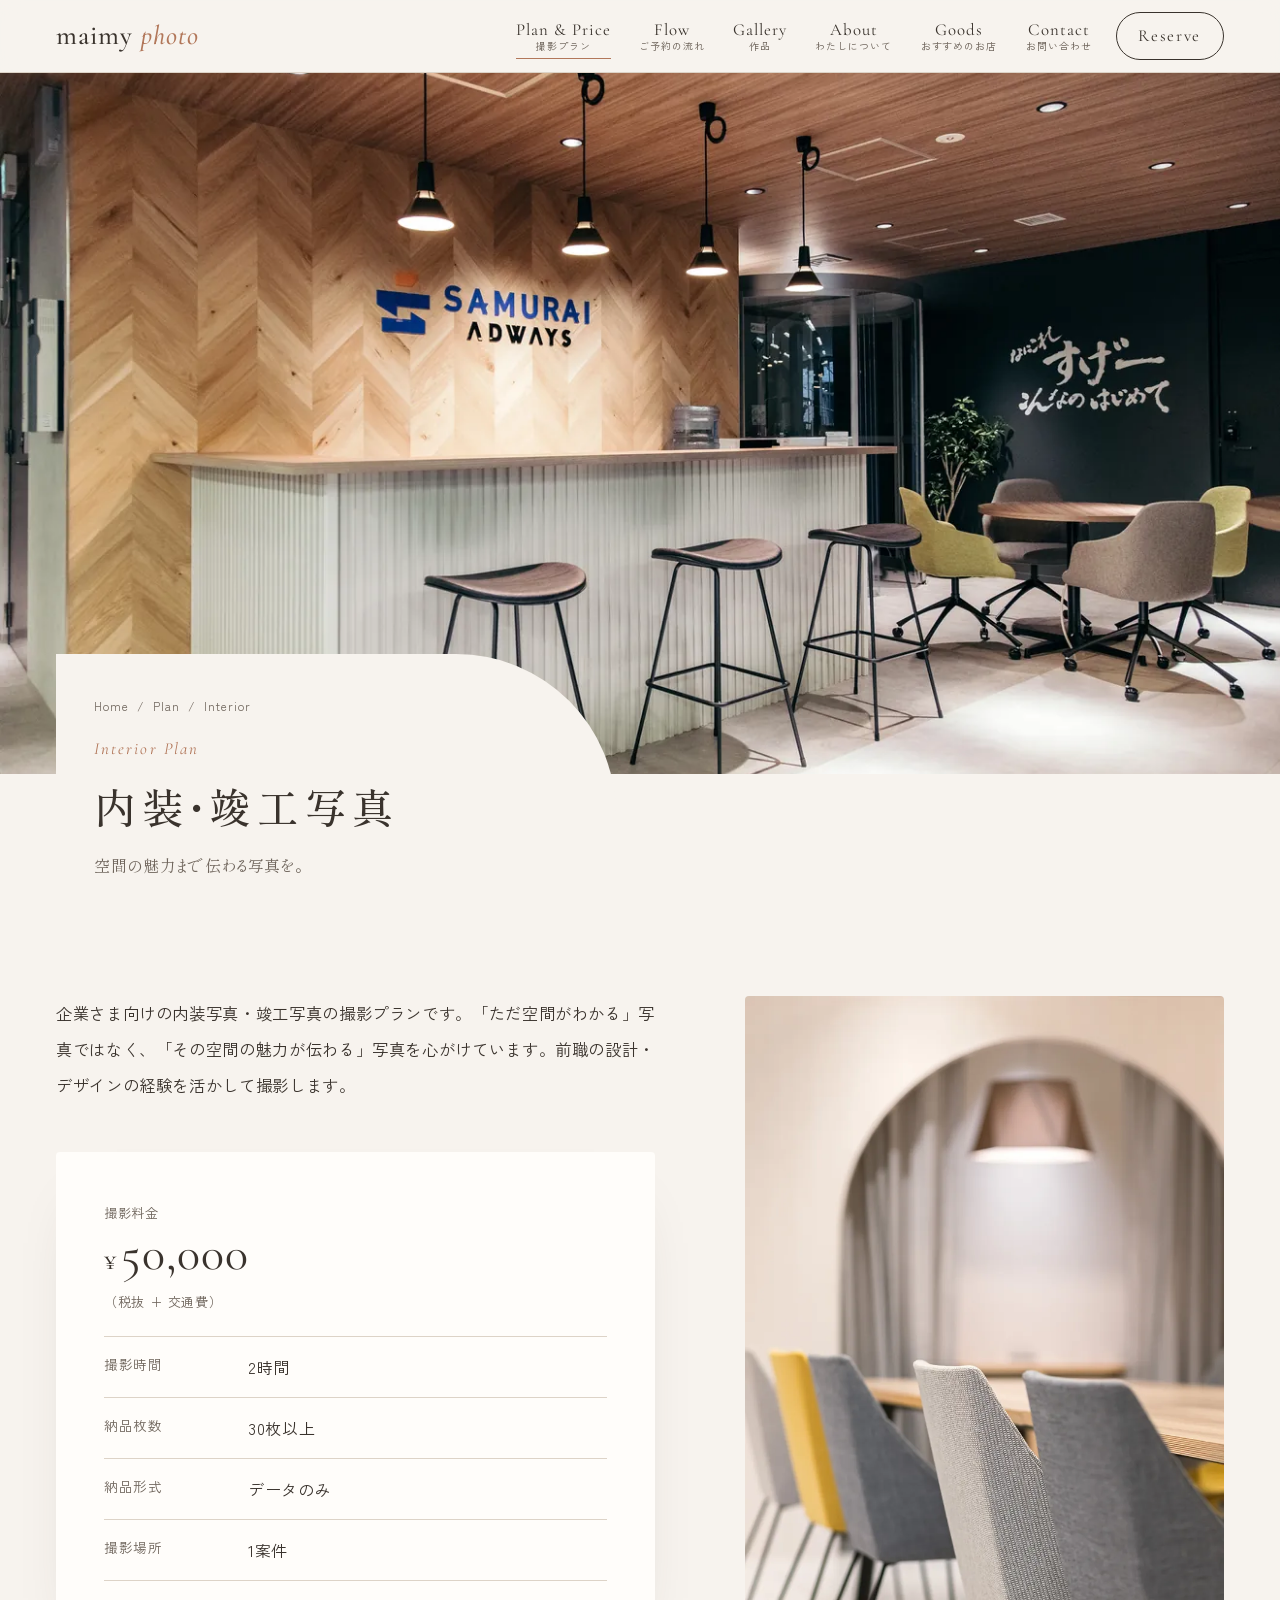
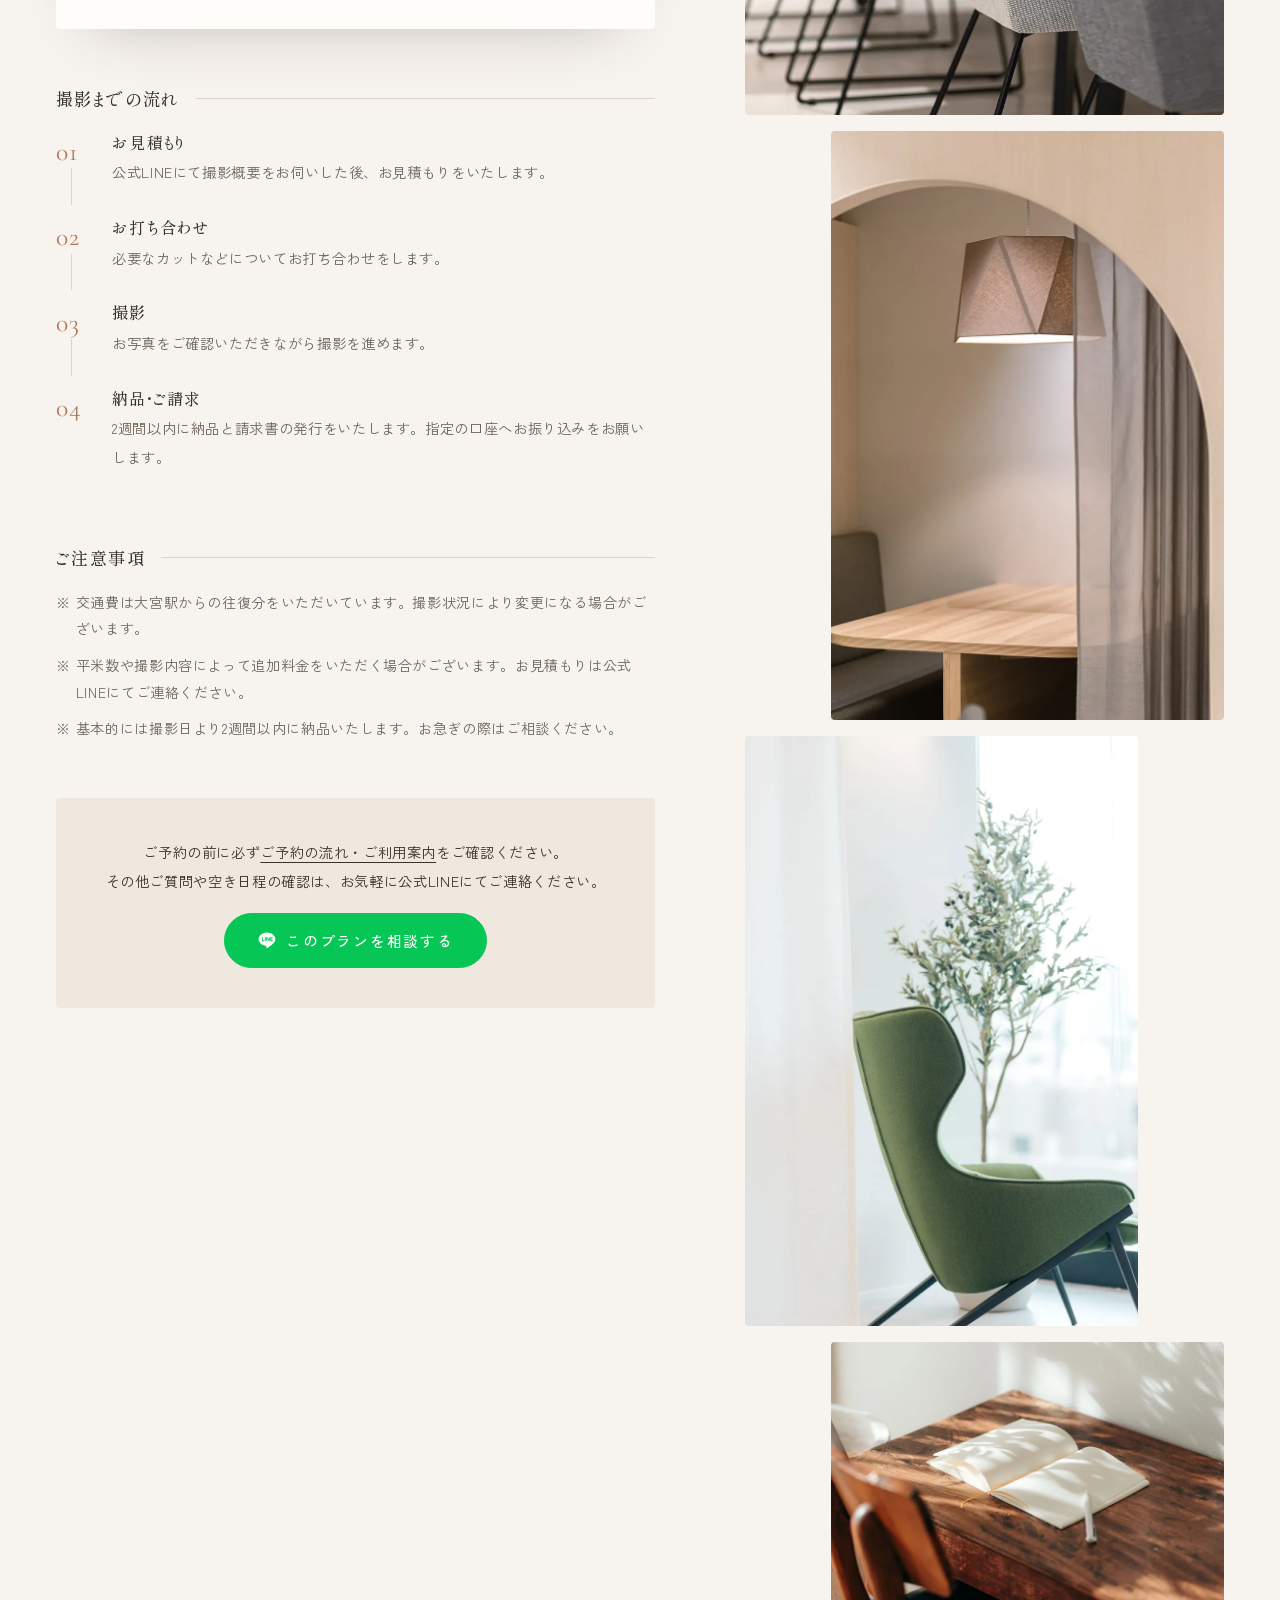
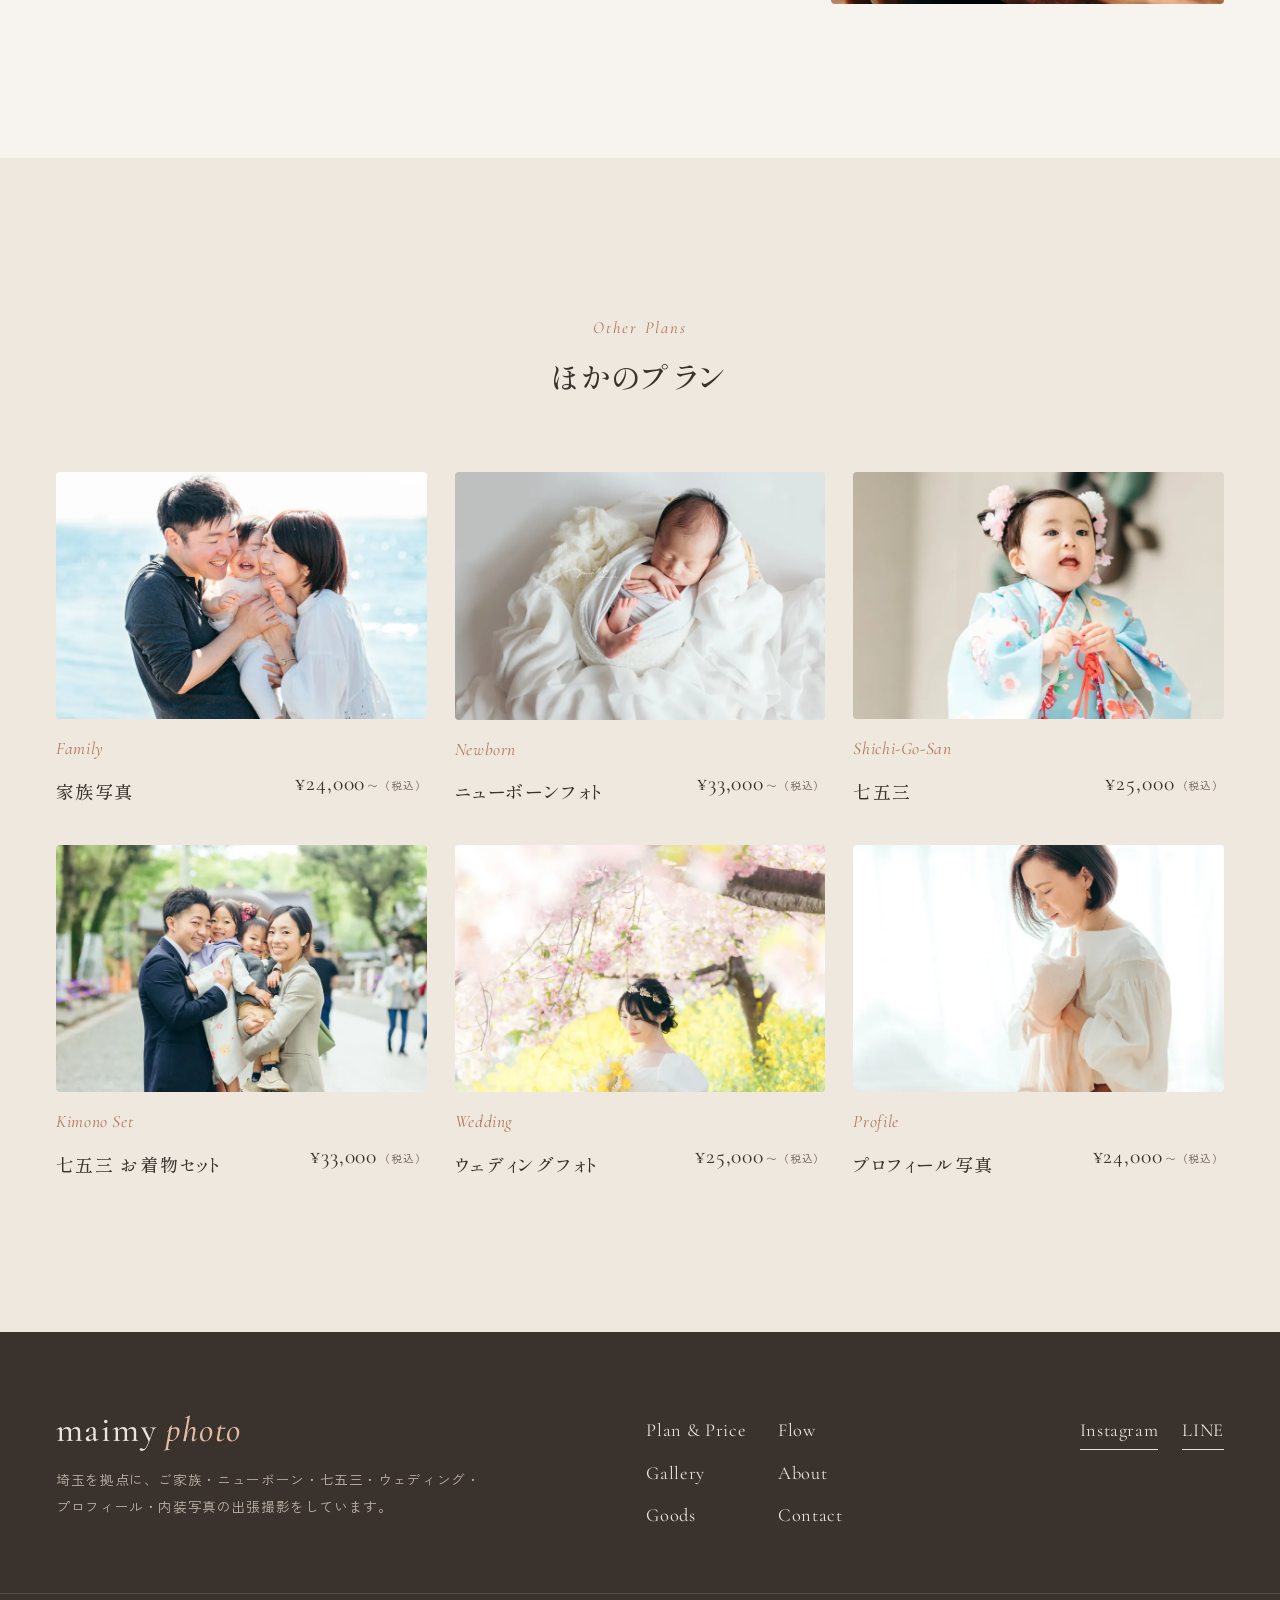
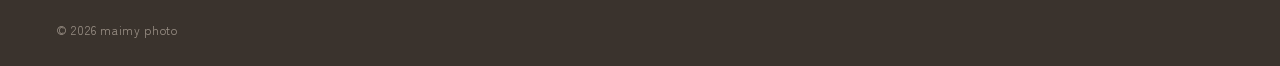
<file: docs/plan/interior/index.html>
<!doctype html>
<html lang="ja">
<head>
<meta charset="utf-8">
<meta name="viewport" content="width=device-width, initial-scale=1, viewport-fit=cover">
<!-- プレビュー環境: 検索エンジンにインデックスさせない -->
<meta name="robots" content="noindex, nofollow, noarchive, nosnippet, noimageindex">
<meta name="googlebot" content="noindex, nofollow">
<title>内装・竣工写真プラン | maimy photo</title>
<meta name="description" content="maimy photo の内装・竣工写真プラン。企業さま向けの内装写真・竣工写真の撮影プランです。「ただ空間がわかる」写真ではなく、「その空間の魅力が伝わる」写真を心がけています。前職の設計・デザインの経験を活かして撮影します。">
<meta name="theme-color" content="#f7f3ee">
<link rel="icon" href="../../favicon.svg" type="image/svg+xml">
<link rel="preconnect" href="https://fonts.googleapis.com">
<link rel="preconnect" href="https://fonts.gstatic.com" crossorigin>
<link rel="stylesheet" href="https://fonts.googleapis.com/css2?family=Cormorant+Garamond:ital,wght@0,400;0,500;1,400&family=Shippori+Mincho:wght@400;500&family=Zen+Kaku+Gothic+New:wght@400;500&display=swap">
<link rel="stylesheet" href="../../assets/style.css">
<script src="../../assets/main.js" defer></script>
</head>
<body class="">
<a class="skip" href="#main">本文へスキップ</a>
<header class="site-header" data-header>
  <div class="site-header__inner">
    <a class="logo" href="../../" aria-label="maimy photo トップへ">maimy <i>photo</i></a>
    <nav class="gnav" aria-label="メインメニュー">
      <ul><li><a href="../../plan/" aria-current="page"><span class="en">Plan & Price</span><span class="ja">撮影プラン</span></a></li><li><a href="../../flow/"><span class="en">Flow</span><span class="ja">ご予約の流れ</span></a></li><li><a href="../../gallery/"><span class="en">Gallery</span><span class="ja">作品</span></a></li><li><a href="../../about/"><span class="en">About</span><span class="ja">わたしについて</span></a></li><li><a href="../../goods/"><span class="en">Goods</span><span class="ja">おすすめのお店</span></a></li><li><a href="../../contact/"><span class="en">Contact</span><span class="ja">お問い合わせ</span></a></li></ul>
    </nav>
    <a class="header-cta" href="https://lin.ee/narDqNW" target="_blank" rel="noopener">Reserve</a>
    <button class="menu-toggle" type="button" aria-expanded="false" aria-controls="drawer" data-menu-toggle>
      <span></span><span></span><span class="sr">メニュー</span>
    </button>
  </div>
</header>
<div class="drawer" id="drawer" hidden data-drawer>
  <nav aria-label="モバイルメニュー"><ul><li><a href="../../plan/" aria-current="page"><span class="en">Plan & Price</span><span class="ja">撮影プラン</span></a></li><li><a href="../../flow/"><span class="en">Flow</span><span class="ja">ご予約の流れ</span></a></li><li><a href="../../gallery/"><span class="en">Gallery</span><span class="ja">作品</span></a></li><li><a href="../../about/"><span class="en">About</span><span class="ja">わたしについて</span></a></li><li><a href="../../goods/"><span class="en">Goods</span><span class="ja">おすすめのお店</span></a></li><li><a href="../../contact/"><span class="en">Contact</span><span class="ja">お問い合わせ</span></a></li></ul></nav>
  <a class="btn btn--line" href="https://lin.ee/narDqNW" target="_blank" rel="noopener"><svg aria-hidden="true" viewBox="0 0 24 24" width="20" height="20"><path fill="currentColor" d="M12 3C6.48 3 2 6.6 2 11.04c0 3.98 3.55 7.31 8.35 7.94.33.07.77.22.88.5.1.25.07.65.03.9l-.14.85c-.04.25-.2.98.86.53 1.06-.45 5.73-3.37 7.82-5.78C21.24 14.4 22 12.8 22 11.04 22 6.6 17.52 3 12 3Zm-3.6 10.4H6.42a.53.53 0 0 1-.53-.53V8.9a.53.53 0 1 1 1.06 0v3.44H8.4a.53.53 0 1 1 0 1.06Zm2.05-.53a.53.53 0 1 1-1.06 0V8.9a.53.53 0 1 1 1.06 0v3.97Zm4.77 0a.53.53 0 0 1-.95.32l-2.03-2.77v2.45a.53.53 0 1 1-1.06 0V8.9a.53.53 0 0 1 .95-.32l2.03 2.77V8.9a.53.53 0 1 1 1.06 0v3.97Zm3.21-2.51a.53.53 0 1 1 0 1.06h-1.45v.92h1.45a.53.53 0 1 1 0 1.06h-1.98a.53.53 0 0 1-.53-.53V8.9c0-.29.24-.53.53-.53h1.98a.53.53 0 1 1 0 1.06h-1.45v.93h1.45Z"/></svg><span>公式LINEでご予約・ご相談</span></a>
</div>
<main id="main">

<section class="plan-hero">
  <div class="plan-hero__img"><img src="../../img/interior-800.webp" srcset="../../img/interior-800.webp 800w, ../../img/interior-1320.webp 1320w" sizes="100vw" width="1320" height="880" alt="内装・竣工写真" loading="eager" fetchpriority="high" decoding="async"></div>
  <div class="container plan-hero__text">
    <nav class="breadcrumb" aria-label="パンくず"><a href="../../">Home</a><span>/</span><a href="../">Plan</a><span>/</span><span>Interior</span></nav>
    <p class="eyebrow">Interior Plan</p>
    <h1>内装・竣工写真</h1>
    <p class="catch">空間の魅力まで伝わる写真を。</p>
  </div>
</section>

<section class="section container plan-detail">
  <div class="plan-detail__main">
    <p class="lead">企業さま向けの内装写真・竣工写真の撮影プランです。「ただ空間がわかる」写真ではなく、「その空間の魅力が伝わる」写真を心がけています。前職の設計・デザインの経験を活かして撮影します。</p>
    <div class="price-box reveal">
      <dl class="prices"><div class="price"><dt>撮影料金</dt><dd><span class="yen">¥</span>50,000</dd></div></dl>
      <p class="tax">（税抜 + 交通費）</p>
      <dl class="specs"><div><dt>撮影時間</dt><dd>2時間</dd></div><div><dt>納品枚数</dt><dd>30枚以上</dd></div><div><dt>納品形式</dt><dd>データのみ</dd></div><div><dt>撮影場所</dt><dd>1案件</dd></div></dl>
    </div>
    <section class="plan-block"><h2 class="plan-block__title">撮影までの流れ</h2><ol class="steps"><li><h3>お見積もり</h3><p>公式LINEにて撮影概要をお伺いした後、お見積もりをいたします。</p></li><li><h3>お打ち合わせ</h3><p>必要なカットなどについてお打ち合わせをします。</p></li><li><h3>撮影</h3><p>お写真をご確認いただきながら撮影を進めます。</p></li><li><h3>納品・ご請求</h3><p>2週間以内に納品と請求書の発行をいたします。指定の口座へお振り込みをお願いします。</p></li></ol></section><section class="plan-block"><h2 class="plan-block__title">ご注意事項</h2><ul class="notes"><li>交通費は大宮駅からの往復分をいただいています。撮影状況により変更になる場合がございます。</li><li>平米数や撮影内容によって追加料金をいただく場合がございます。お見積もりは公式LINEにてご連絡ください。</li><li>基本的には撮影日より2週間以内に納品いたします。お急ぎの際はご相談ください。</li></ul></section>
    <div class="before-booking">
      <p>ご予約の前に必ず<a href="../../flow/">ご予約の流れ・ご利用案内</a>をご確認ください。<br>その他ご質問や空き日程の確認は、お気軽に公式LINEにてご連絡ください。</p>
      <a class="btn btn--line" href="https://lin.ee/narDqNW" target="_blank" rel="noopener"><svg aria-hidden="true" viewBox="0 0 24 24" width="20" height="20"><path fill="currentColor" d="M12 3C6.48 3 2 6.6 2 11.04c0 3.98 3.55 7.31 8.35 7.94.33.07.77.22.88.5.1.25.07.65.03.9l-.14.85c-.04.25-.2.98.86.53 1.06-.45 5.73-3.37 7.82-5.78C21.24 14.4 22 12.8 22 11.04 22 6.6 17.52 3 12 3Zm-3.6 10.4H6.42a.53.53 0 0 1-.53-.53V8.9a.53.53 0 1 1 1.06 0v3.44H8.4a.53.53 0 1 1 0 1.06Zm2.05-.53a.53.53 0 1 1-1.06 0V8.9a.53.53 0 1 1 1.06 0v3.97Zm4.77 0a.53.53 0 0 1-.95.32l-2.03-2.77v2.45a.53.53 0 1 1-1.06 0V8.9a.53.53 0 0 1 .95-.32l2.03 2.77V8.9a.53.53 0 1 1 1.06 0v3.97Zm3.21-2.51a.53.53 0 1 1 0 1.06h-1.45v.92h1.45a.53.53 0 1 1 0 1.06h-1.98a.53.53 0 0 1-.53-.53V8.9c0-.29.24-.53.53-.53h1.98a.53.53 0 1 1 0 1.06h-1.45v.93h1.45Z"/></svg><span>このプランを相談する</span></a>
    </div>
    
  </div>
  <aside class="plan-detail__side">
    <div class="sticky-gallery"><figure class="reveal"><img src="../../img/interior-arch-800.webp" srcset="../../img/interior-arch-800.webp 800w, ../../img/interior-arch-887.webp 887w" sizes="(min-width: 960px) 33vw, 50vw" width="887" height="1331" alt="内装・竣工写真の撮影例" loading="lazy" decoding="async"></figure><figure class="reveal"><img src="../../img/interior-office-800.webp" srcset="../../img/interior-office-800.webp 800w, ../../img/interior-office-895.webp 895w" sizes="(min-width: 960px) 33vw, 50vw" width="895" height="1342" alt="内装・竣工写真の撮影例" loading="lazy" decoding="async"></figure><figure class="reveal"><img src="../../img/interior-chair-800.webp" srcset="../../img/interior-chair-800.webp 800w, ../../img/interior-chair-1600.webp 1600w" sizes="(min-width: 960px) 33vw, 50vw" width="1600" height="2400" alt="内装・竣工写真の撮影例" loading="lazy" decoding="async"></figure><figure class="reveal"><img src="../../img/interior-desk-800.webp" srcset="../../img/interior-desk-800.webp 800w, ../../img/interior-desk-1267.webp 1267w" sizes="(min-width: 960px) 33vw, 50vw" width="1267" height="845" alt="内装・竣工写真の撮影例" loading="lazy" decoding="async"></figure></div>
  </aside>
</section>

<section class="section section--tint">
  <div class="container">
    <header class="section-head"><p class="eyebrow">Other Plans</p><h2>ほかのプラン</h2></header>
    <ul class="plan-grid plan-grid--small"><li class="plan-card reveal">
  <a href="../../plan/family/">
    <div class="plan-card__img"><img src="../../img/family-square-800.webp" srcset="../../img/family-square-800.webp 800w, ../../img/family-square-1600.webp 1600w" sizes="(min-width: 960px) 30vw, (min-width: 600px) 45vw, 90vw" width="1600" height="1600" alt="家族写真" loading="lazy" decoding="async"></div>
    <div class="plan-card__body">
      <p class="plan-card__en">Family</p>
      <h3>家族写真</h3>
      <p class="plan-card__price">¥24,000<small>〜（税込）</small></p>
    </div>
  </a>
</li><li class="plan-card reveal">
  <a href="../../plan/newborn/">
    <div class="plan-card__img"><img src="../../img/newborn-800.webp" srcset="../../img/newborn-800.webp 800w, ../../img/newborn-1368.webp 1368w" sizes="(min-width: 960px) 30vw, (min-width: 600px) 45vw, 90vw" width="1368" height="912" alt="ニューボーンフォト" loading="lazy" decoding="async"></div>
    <div class="plan-card__body">
      <p class="plan-card__en">Newborn</p>
      <h3>ニューボーンフォト</h3>
      <p class="plan-card__price">¥33,000<small>〜（税込）</small></p>
    </div>
  </a>
</li><li class="plan-card reveal">
  <a href="../../plan/753/">
    <div class="plan-card__img"><img src="../../img/shichigosan-square-800.webp" srcset="../../img/shichigosan-square-800.webp 800w, ../../img/shichigosan-square-1600.webp 1600w" sizes="(min-width: 960px) 30vw, (min-width: 600px) 45vw, 90vw" width="1600" height="1601" alt="七五三" loading="lazy" decoding="async"></div>
    <div class="plan-card__body">
      <p class="plan-card__en">Shichi-Go-San</p>
      <h3>七五三</h3>
      <p class="plan-card__price">¥25,000<small>（税込）</small></p>
    </div>
  </a>
</li><li class="plan-card reveal">
  <a href="../../plan/753-kimono/">
    <div class="plan-card__img"><img src="../../img/kimono-800.webp" srcset="../../img/kimono-800.webp 800w, ../../img/kimono-1600.webp 1600w" sizes="(min-width: 960px) 30vw, (min-width: 600px) 45vw, 90vw" width="1600" height="1066" alt="七五三 お着物セット" loading="lazy" decoding="async"></div>
    <div class="plan-card__body">
      <p class="plan-card__en">Kimono Set</p>
      <h3>七五三 お着物セット</h3>
      <p class="plan-card__price">¥33,000<small>（税込）</small></p>
    </div>
  </a>
</li><li class="plan-card reveal">
  <a href="../../plan/wedding/">
    <div class="plan-card__img"><img src="../../img/wedding-field-800.webp" srcset="../../img/wedding-field-800.webp 800w, ../../img/wedding-field-912.webp 912w" sizes="(min-width: 960px) 30vw, (min-width: 600px) 45vw, 90vw" width="912" height="1368" alt="ウェディングフォト" loading="lazy" decoding="async"></div>
    <div class="plan-card__body">
      <p class="plan-card__en">Wedding</p>
      <h3>ウェディングフォト</h3>
      <p class="plan-card__price">¥25,000<small>〜（税込）</small></p>
    </div>
  </a>
</li><li class="plan-card reveal">
  <a href="../../plan/profile/">
    <div class="plan-card__img"><img src="../../img/profile-square-800.webp" srcset="../../img/profile-square-800.webp 800w, ../../img/profile-square-912.webp 912w" sizes="(min-width: 960px) 30vw, (min-width: 600px) 45vw, 90vw" width="912" height="912" alt="プロフィール写真" loading="lazy" decoding="async"></div>
    <div class="plan-card__body">
      <p class="plan-card__en">Profile</p>
      <h3>プロフィール写真</h3>
      <p class="plan-card__price">¥24,000<small>〜（税込）</small></p>
    </div>
  </a>
</li></ul>
  </div>
</section>

</main>
<footer class="site-footer">
  <div class="container site-footer__inner">
    <div>
      <a class="logo logo--lg" href="../../">maimy <i>photo</i></a>
      <p class="site-footer__lead">埼玉を拠点に、ご家族・ニューボーン・七五三・ウェディング・<br class="pc">プロフィール・内装写真の出張撮影をしています。</p>
    </div>
    <nav aria-label="フッターメニュー">
      <ul class="fnav"><li><a href="../../plan/">Plan & Price</a></li><li><a href="../../flow/">Flow</a></li><li><a href="../../gallery/">Gallery</a></li><li><a href="../../about/">About</a></li><li><a href="../../goods/">Goods</a></li><li><a href="../../contact/">Contact</a></li></ul>
    </nav>
    <div class="site-footer__social">
      <a href="https://www.instagram.com/maimy_photo/" target="_blank" rel="noopener">Instagram</a>
      <a href="https://lin.ee/narDqNW" target="_blank" rel="noopener">LINE</a>
    </div>
  </div>
  <p class="copyright container">© 2026 maimy photo</p>
</footer>
</body>
</html>
</file>
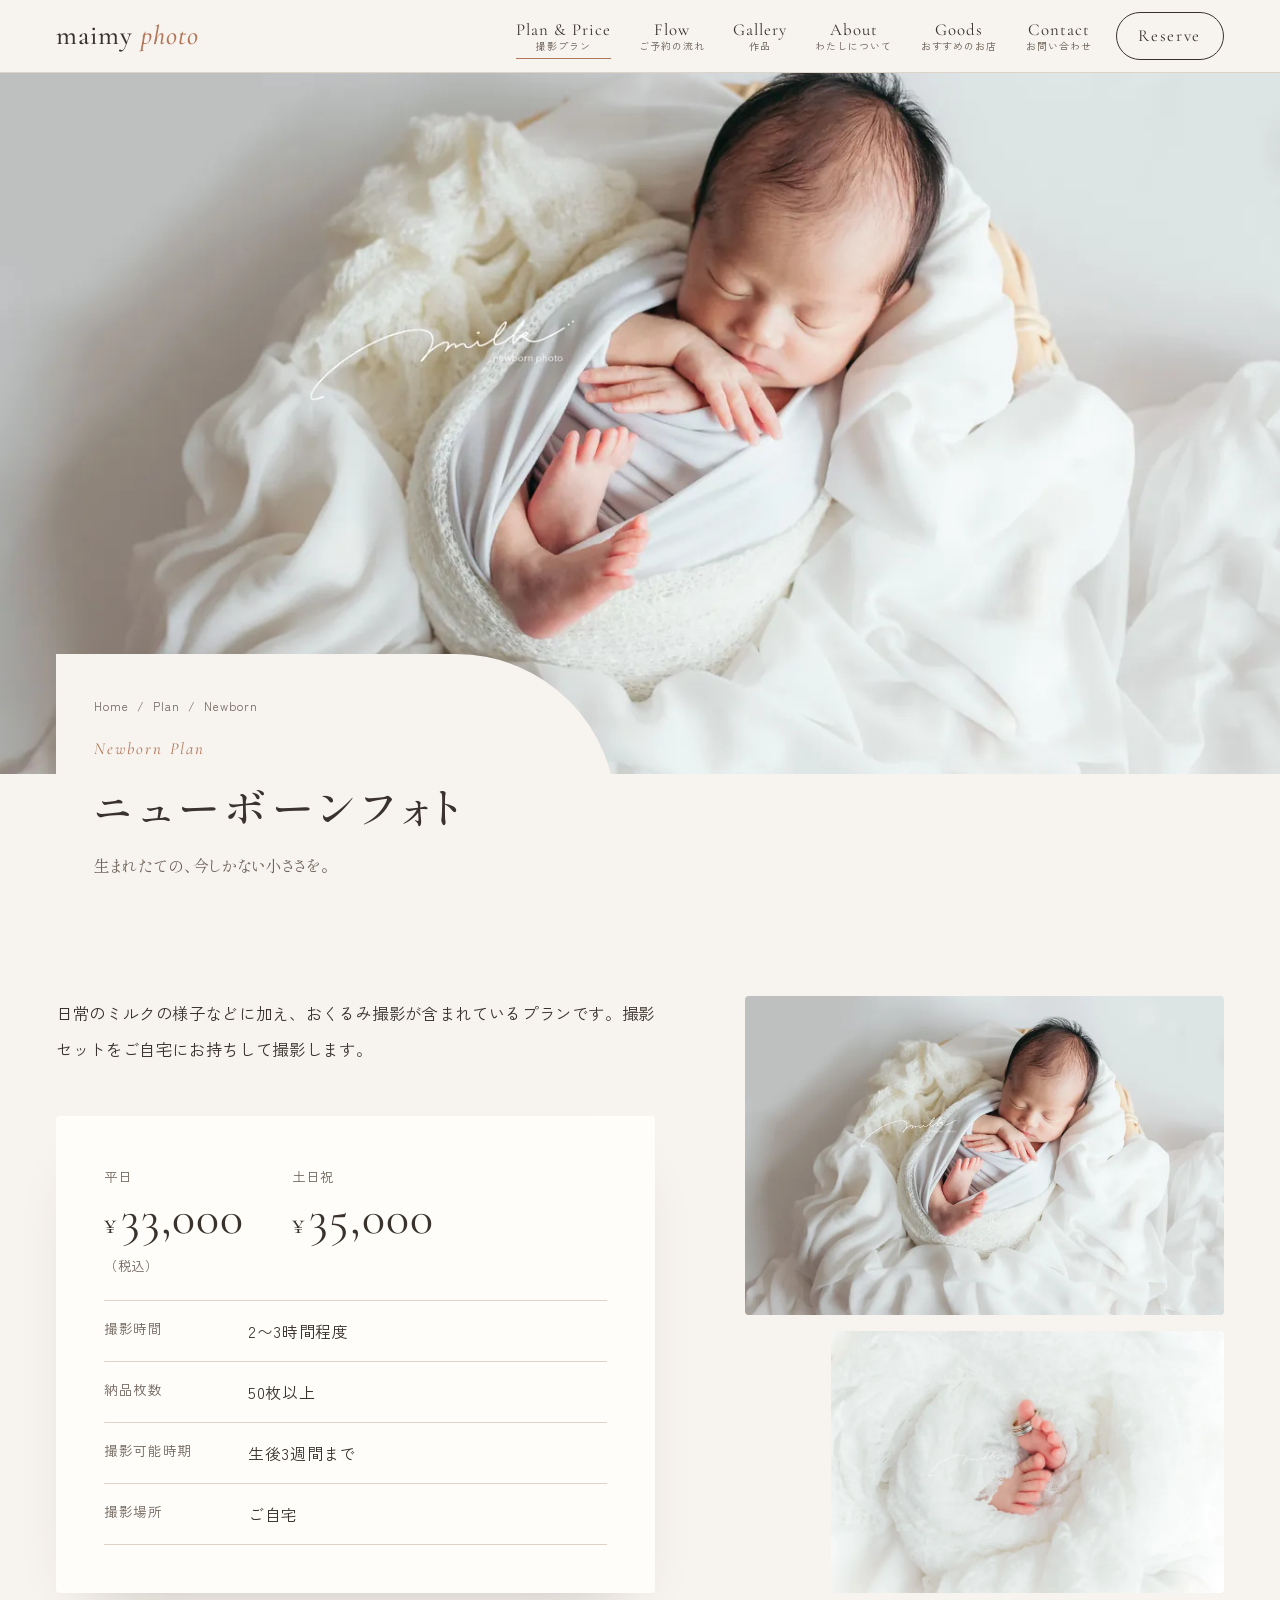
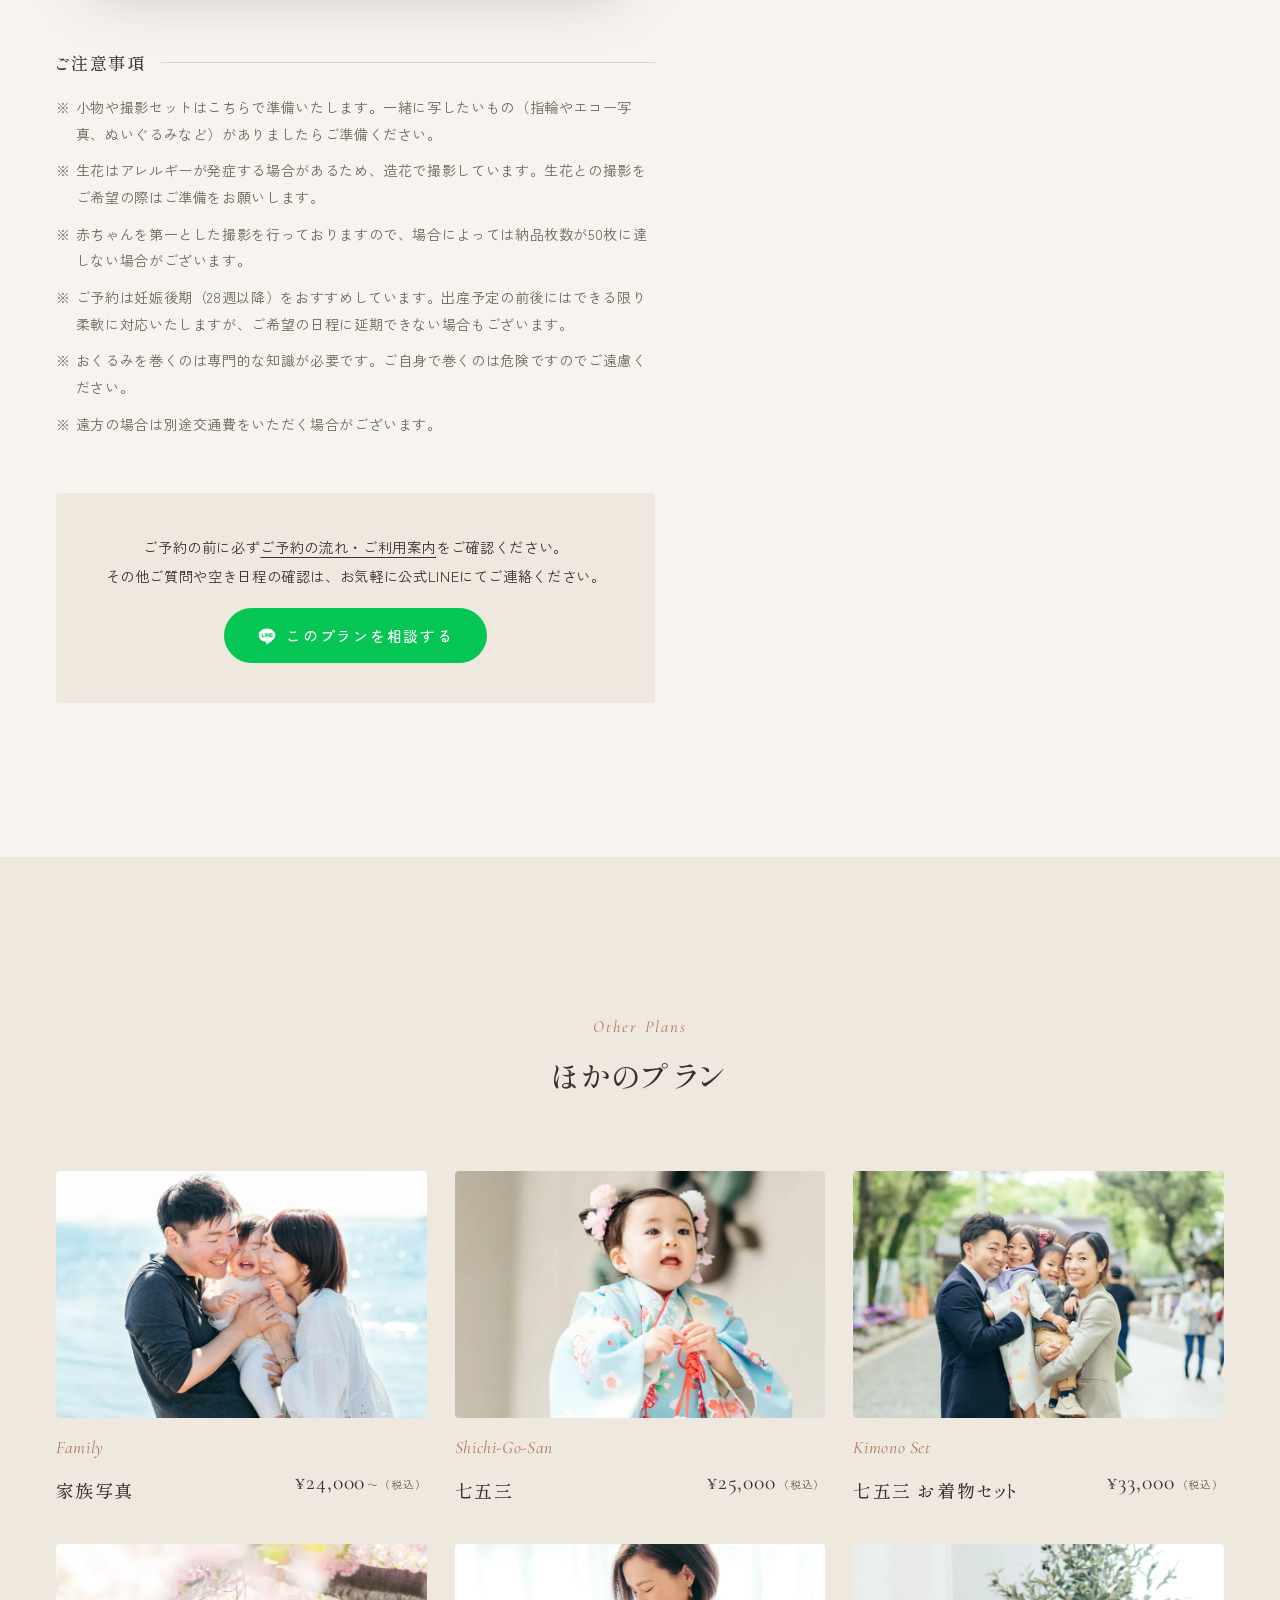
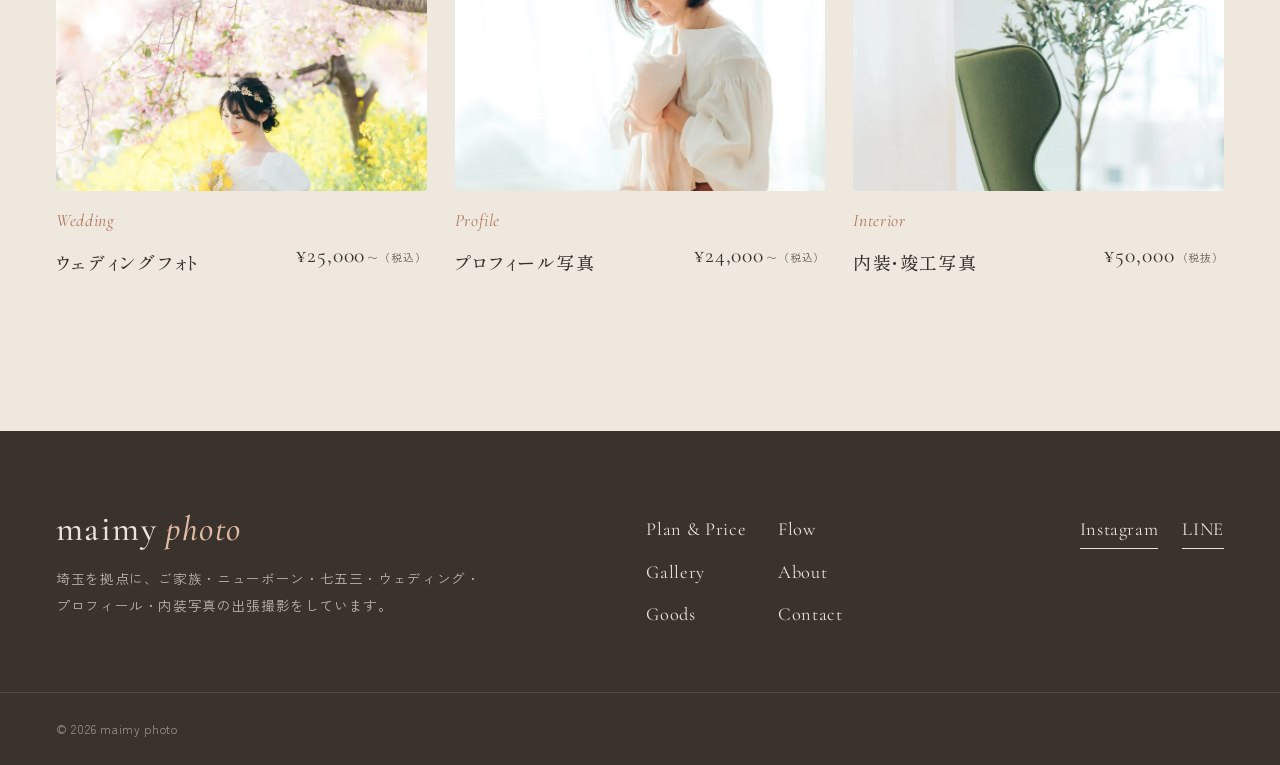
<file: docs/plan/newborn/index.html>
<!doctype html>
<html lang="ja">
<head>
<meta charset="utf-8">
<meta name="viewport" content="width=device-width, initial-scale=1, viewport-fit=cover">
<!-- プレビュー環境: 検索エンジンにインデックスさせない -->
<meta name="robots" content="noindex, nofollow, noarchive, nosnippet, noimageindex">
<meta name="googlebot" content="noindex, nofollow">
<title>ニューボーンフォトプラン | maimy photo</title>
<meta name="description" content="maimy photo のニューボーンフォトプラン。日常のミルクの様子などに加え、おくるみ撮影が含まれているプランです。撮影セットをご自宅にお持ちして撮影します。">
<meta name="theme-color" content="#f7f3ee">
<link rel="icon" href="../../favicon.svg" type="image/svg+xml">
<link rel="preconnect" href="https://fonts.googleapis.com">
<link rel="preconnect" href="https://fonts.gstatic.com" crossorigin>
<link rel="stylesheet" href="https://fonts.googleapis.com/css2?family=Cormorant+Garamond:ital,wght@0,400;0,500;1,400&family=Shippori+Mincho:wght@400;500&family=Zen+Kaku+Gothic+New:wght@400;500&display=swap">
<link rel="stylesheet" href="../../assets/style.css">
<script src="../../assets/main.js" defer></script>
</head>
<body class="">
<a class="skip" href="#main">本文へスキップ</a>
<header class="site-header" data-header>
  <div class="site-header__inner">
    <a class="logo" href="../../" aria-label="maimy photo トップへ">maimy <i>photo</i></a>
    <nav class="gnav" aria-label="メインメニュー">
      <ul><li><a href="../../plan/" aria-current="page"><span class="en">Plan & Price</span><span class="ja">撮影プラン</span></a></li><li><a href="../../flow/"><span class="en">Flow</span><span class="ja">ご予約の流れ</span></a></li><li><a href="../../gallery/"><span class="en">Gallery</span><span class="ja">作品</span></a></li><li><a href="../../about/"><span class="en">About</span><span class="ja">わたしについて</span></a></li><li><a href="../../goods/"><span class="en">Goods</span><span class="ja">おすすめのお店</span></a></li><li><a href="../../contact/"><span class="en">Contact</span><span class="ja">お問い合わせ</span></a></li></ul>
    </nav>
    <a class="header-cta" href="https://lin.ee/narDqNW" target="_blank" rel="noopener">Reserve</a>
    <button class="menu-toggle" type="button" aria-expanded="false" aria-controls="drawer" data-menu-toggle>
      <span></span><span></span><span class="sr">メニュー</span>
    </button>
  </div>
</header>
<div class="drawer" id="drawer" hidden data-drawer>
  <nav aria-label="モバイルメニュー"><ul><li><a href="../../plan/" aria-current="page"><span class="en">Plan & Price</span><span class="ja">撮影プラン</span></a></li><li><a href="../../flow/"><span class="en">Flow</span><span class="ja">ご予約の流れ</span></a></li><li><a href="../../gallery/"><span class="en">Gallery</span><span class="ja">作品</span></a></li><li><a href="../../about/"><span class="en">About</span><span class="ja">わたしについて</span></a></li><li><a href="../../goods/"><span class="en">Goods</span><span class="ja">おすすめのお店</span></a></li><li><a href="../../contact/"><span class="en">Contact</span><span class="ja">お問い合わせ</span></a></li></ul></nav>
  <a class="btn btn--line" href="https://lin.ee/narDqNW" target="_blank" rel="noopener"><svg aria-hidden="true" viewBox="0 0 24 24" width="20" height="20"><path fill="currentColor" d="M12 3C6.48 3 2 6.6 2 11.04c0 3.98 3.55 7.31 8.35 7.94.33.07.77.22.88.5.1.25.07.65.03.9l-.14.85c-.04.25-.2.98.86.53 1.06-.45 5.73-3.37 7.82-5.78C21.24 14.4 22 12.8 22 11.04 22 6.6 17.52 3 12 3Zm-3.6 10.4H6.42a.53.53 0 0 1-.53-.53V8.9a.53.53 0 1 1 1.06 0v3.44H8.4a.53.53 0 1 1 0 1.06Zm2.05-.53a.53.53 0 1 1-1.06 0V8.9a.53.53 0 1 1 1.06 0v3.97Zm4.77 0a.53.53 0 0 1-.95.32l-2.03-2.77v2.45a.53.53 0 1 1-1.06 0V8.9a.53.53 0 0 1 .95-.32l2.03 2.77V8.9a.53.53 0 1 1 1.06 0v3.97Zm3.21-2.51a.53.53 0 1 1 0 1.06h-1.45v.92h1.45a.53.53 0 1 1 0 1.06h-1.98a.53.53 0 0 1-.53-.53V8.9c0-.29.24-.53.53-.53h1.98a.53.53 0 1 1 0 1.06h-1.45v.93h1.45Z"/></svg><span>公式LINEでご予約・ご相談</span></a>
</div>
<main id="main">

<section class="plan-hero">
  <div class="plan-hero__img"><img src="../../img/newborn-800.webp" srcset="../../img/newborn-800.webp 800w, ../../img/newborn-1368.webp 1368w" sizes="100vw" width="1368" height="912" alt="ニューボーンフォト" loading="eager" fetchpriority="high" decoding="async"></div>
  <div class="container plan-hero__text">
    <nav class="breadcrumb" aria-label="パンくず"><a href="../../">Home</a><span>/</span><a href="../">Plan</a><span>/</span><span>Newborn</span></nav>
    <p class="eyebrow">Newborn Plan</p>
    <h1>ニューボーンフォト</h1>
    <p class="catch">生まれたての、今しかない小ささを。</p>
  </div>
</section>

<section class="section container plan-detail">
  <div class="plan-detail__main">
    <p class="lead">日常のミルクの様子などに加え、おくるみ撮影が含まれているプランです。撮影セットをご自宅にお持ちして撮影します。</p>
    <div class="price-box reveal">
      <dl class="prices"><div class="price"><dt>平日</dt><dd><span class="yen">¥</span>33,000</dd></div><div class="price"><dt>土日祝</dt><dd><span class="yen">¥</span>35,000</dd></div></dl>
      <p class="tax">（税込）</p>
      <dl class="specs"><div><dt>撮影時間</dt><dd>2〜3時間程度</dd></div><div><dt>納品枚数</dt><dd>50枚以上</dd></div><div><dt>撮影可能時期</dt><dd>生後3週間まで</dd></div><div><dt>撮影場所</dt><dd>ご自宅</dd></div></dl>
    </div>
    <section class="plan-block"><h2 class="plan-block__title">ご注意事項</h2><ul class="notes"><li>小物や撮影セットはこちらで準備いたします。一緒に写したいもの（指輪やエコー写真、ぬいぐるみなど）がありましたらご準備ください。</li><li>生花はアレルギーが発症する場合があるため、造花で撮影しています。生花との撮影をご希望の際はご準備をお願いします。</li><li>赤ちゃんを第一とした撮影を行っておりますので、場合によっては納品枚数が50枚に達しない場合がございます。</li><li>ご予約は妊娠後期（28週以降）をおすすめしています。出産予定の前後にはできる限り柔軟に対応いたしますが、ご希望の日程に延期できない場合もございます。</li><li>おくるみを巻くのは専門的な知識が必要です。ご自身で巻くのは危険ですのでご遠慮ください。</li><li>遠方の場合は別途交通費をいただく場合がございます。</li></ul></section>
    <div class="before-booking">
      <p>ご予約の前に必ず<a href="../../flow/">ご予約の流れ・ご利用案内</a>をご確認ください。<br>その他ご質問や空き日程の確認は、お気軽に公式LINEにてご連絡ください。</p>
      <a class="btn btn--line" href="https://lin.ee/narDqNW" target="_blank" rel="noopener"><svg aria-hidden="true" viewBox="0 0 24 24" width="20" height="20"><path fill="currentColor" d="M12 3C6.48 3 2 6.6 2 11.04c0 3.98 3.55 7.31 8.35 7.94.33.07.77.22.88.5.1.25.07.65.03.9l-.14.85c-.04.25-.2.98.86.53 1.06-.45 5.73-3.37 7.82-5.78C21.24 14.4 22 12.8 22 11.04 22 6.6 17.52 3 12 3Zm-3.6 10.4H6.42a.53.53 0 0 1-.53-.53V8.9a.53.53 0 1 1 1.06 0v3.44H8.4a.53.53 0 1 1 0 1.06Zm2.05-.53a.53.53 0 1 1-1.06 0V8.9a.53.53 0 1 1 1.06 0v3.97Zm4.77 0a.53.53 0 0 1-.95.32l-2.03-2.77v2.45a.53.53 0 1 1-1.06 0V8.9a.53.53 0 0 1 .95-.32l2.03 2.77V8.9a.53.53 0 1 1 1.06 0v3.97Zm3.21-2.51a.53.53 0 1 1 0 1.06h-1.45v.92h1.45a.53.53 0 1 1 0 1.06h-1.98a.53.53 0 0 1-.53-.53V8.9c0-.29.24-.53.53-.53h1.98a.53.53 0 1 1 0 1.06h-1.45v.93h1.45Z"/></svg><span>このプランを相談する</span></a>
    </div>
    
  </div>
  <aside class="plan-detail__side">
    <div class="sticky-gallery"><figure class="reveal"><img src="../../img/newborn-800.webp" srcset="../../img/newborn-800.webp 800w, ../../img/newborn-1368.webp 1368w" sizes="(min-width: 960px) 33vw, 50vw" width="1368" height="912" alt="ニューボーンフォトの撮影例" loading="lazy" decoding="async"></figure><figure class="reveal"><img src="../../img/newborn-feet-800.webp" srcset="../../img/newborn-feet-800.webp 800w, ../../img/newborn-feet-1368.webp 1368w" sizes="(min-width: 960px) 33vw, 50vw" width="1368" height="912" alt="ニューボーンフォトの撮影例" loading="lazy" decoding="async"></figure></div>
  </aside>
</section>

<section class="section section--tint">
  <div class="container">
    <header class="section-head"><p class="eyebrow">Other Plans</p><h2>ほかのプラン</h2></header>
    <ul class="plan-grid plan-grid--small"><li class="plan-card reveal">
  <a href="../../plan/family/">
    <div class="plan-card__img"><img src="../../img/family-square-800.webp" srcset="../../img/family-square-800.webp 800w, ../../img/family-square-1600.webp 1600w" sizes="(min-width: 960px) 30vw, (min-width: 600px) 45vw, 90vw" width="1600" height="1600" alt="家族写真" loading="lazy" decoding="async"></div>
    <div class="plan-card__body">
      <p class="plan-card__en">Family</p>
      <h3>家族写真</h3>
      <p class="plan-card__price">¥24,000<small>〜（税込）</small></p>
    </div>
  </a>
</li><li class="plan-card reveal">
  <a href="../../plan/753/">
    <div class="plan-card__img"><img src="../../img/shichigosan-square-800.webp" srcset="../../img/shichigosan-square-800.webp 800w, ../../img/shichigosan-square-1600.webp 1600w" sizes="(min-width: 960px) 30vw, (min-width: 600px) 45vw, 90vw" width="1600" height="1601" alt="七五三" loading="lazy" decoding="async"></div>
    <div class="plan-card__body">
      <p class="plan-card__en">Shichi-Go-San</p>
      <h3>七五三</h3>
      <p class="plan-card__price">¥25,000<small>（税込）</small></p>
    </div>
  </a>
</li><li class="plan-card reveal">
  <a href="../../plan/753-kimono/">
    <div class="plan-card__img"><img src="../../img/kimono-800.webp" srcset="../../img/kimono-800.webp 800w, ../../img/kimono-1600.webp 1600w" sizes="(min-width: 960px) 30vw, (min-width: 600px) 45vw, 90vw" width="1600" height="1066" alt="七五三 お着物セット" loading="lazy" decoding="async"></div>
    <div class="plan-card__body">
      <p class="plan-card__en">Kimono Set</p>
      <h3>七五三 お着物セット</h3>
      <p class="plan-card__price">¥33,000<small>（税込）</small></p>
    </div>
  </a>
</li><li class="plan-card reveal">
  <a href="../../plan/wedding/">
    <div class="plan-card__img"><img src="../../img/wedding-field-800.webp" srcset="../../img/wedding-field-800.webp 800w, ../../img/wedding-field-912.webp 912w" sizes="(min-width: 960px) 30vw, (min-width: 600px) 45vw, 90vw" width="912" height="1368" alt="ウェディングフォト" loading="lazy" decoding="async"></div>
    <div class="plan-card__body">
      <p class="plan-card__en">Wedding</p>
      <h3>ウェディングフォト</h3>
      <p class="plan-card__price">¥25,000<small>〜（税込）</small></p>
    </div>
  </a>
</li><li class="plan-card reveal">
  <a href="../../plan/profile/">
    <div class="plan-card__img"><img src="../../img/profile-square-800.webp" srcset="../../img/profile-square-800.webp 800w, ../../img/profile-square-912.webp 912w" sizes="(min-width: 960px) 30vw, (min-width: 600px) 45vw, 90vw" width="912" height="912" alt="プロフィール写真" loading="lazy" decoding="async"></div>
    <div class="plan-card__body">
      <p class="plan-card__en">Profile</p>
      <h3>プロフィール写真</h3>
      <p class="plan-card__price">¥24,000<small>〜（税込）</small></p>
    </div>
  </a>
</li><li class="plan-card reveal">
  <a href="../../plan/interior/">
    <div class="plan-card__img"><img src="../../img/interior-chair-800.webp" srcset="../../img/interior-chair-800.webp 800w, ../../img/interior-chair-1600.webp 1600w" sizes="(min-width: 960px) 30vw, (min-width: 600px) 45vw, 90vw" width="1600" height="2400" alt="内装・竣工写真" loading="lazy" decoding="async"></div>
    <div class="plan-card__body">
      <p class="plan-card__en">Interior</p>
      <h3>内装・竣工写真</h3>
      <p class="plan-card__price">¥50,000<small>（税抜）</small></p>
    </div>
  </a>
</li></ul>
  </div>
</section>

</main>
<footer class="site-footer">
  <div class="container site-footer__inner">
    <div>
      <a class="logo logo--lg" href="../../">maimy <i>photo</i></a>
      <p class="site-footer__lead">埼玉を拠点に、ご家族・ニューボーン・七五三・ウェディング・<br class="pc">プロフィール・内装写真の出張撮影をしています。</p>
    </div>
    <nav aria-label="フッターメニュー">
      <ul class="fnav"><li><a href="../../plan/">Plan & Price</a></li><li><a href="../../flow/">Flow</a></li><li><a href="../../gallery/">Gallery</a></li><li><a href="../../about/">About</a></li><li><a href="../../goods/">Goods</a></li><li><a href="../../contact/">Contact</a></li></ul>
    </nav>
    <div class="site-footer__social">
      <a href="https://www.instagram.com/maimy_photo/" target="_blank" rel="noopener">Instagram</a>
      <a href="https://lin.ee/narDqNW" target="_blank" rel="noopener">LINE</a>
    </div>
  </div>
  <p class="copyright container">© 2026 maimy photo</p>
</footer>
</body>
</html>
</file>
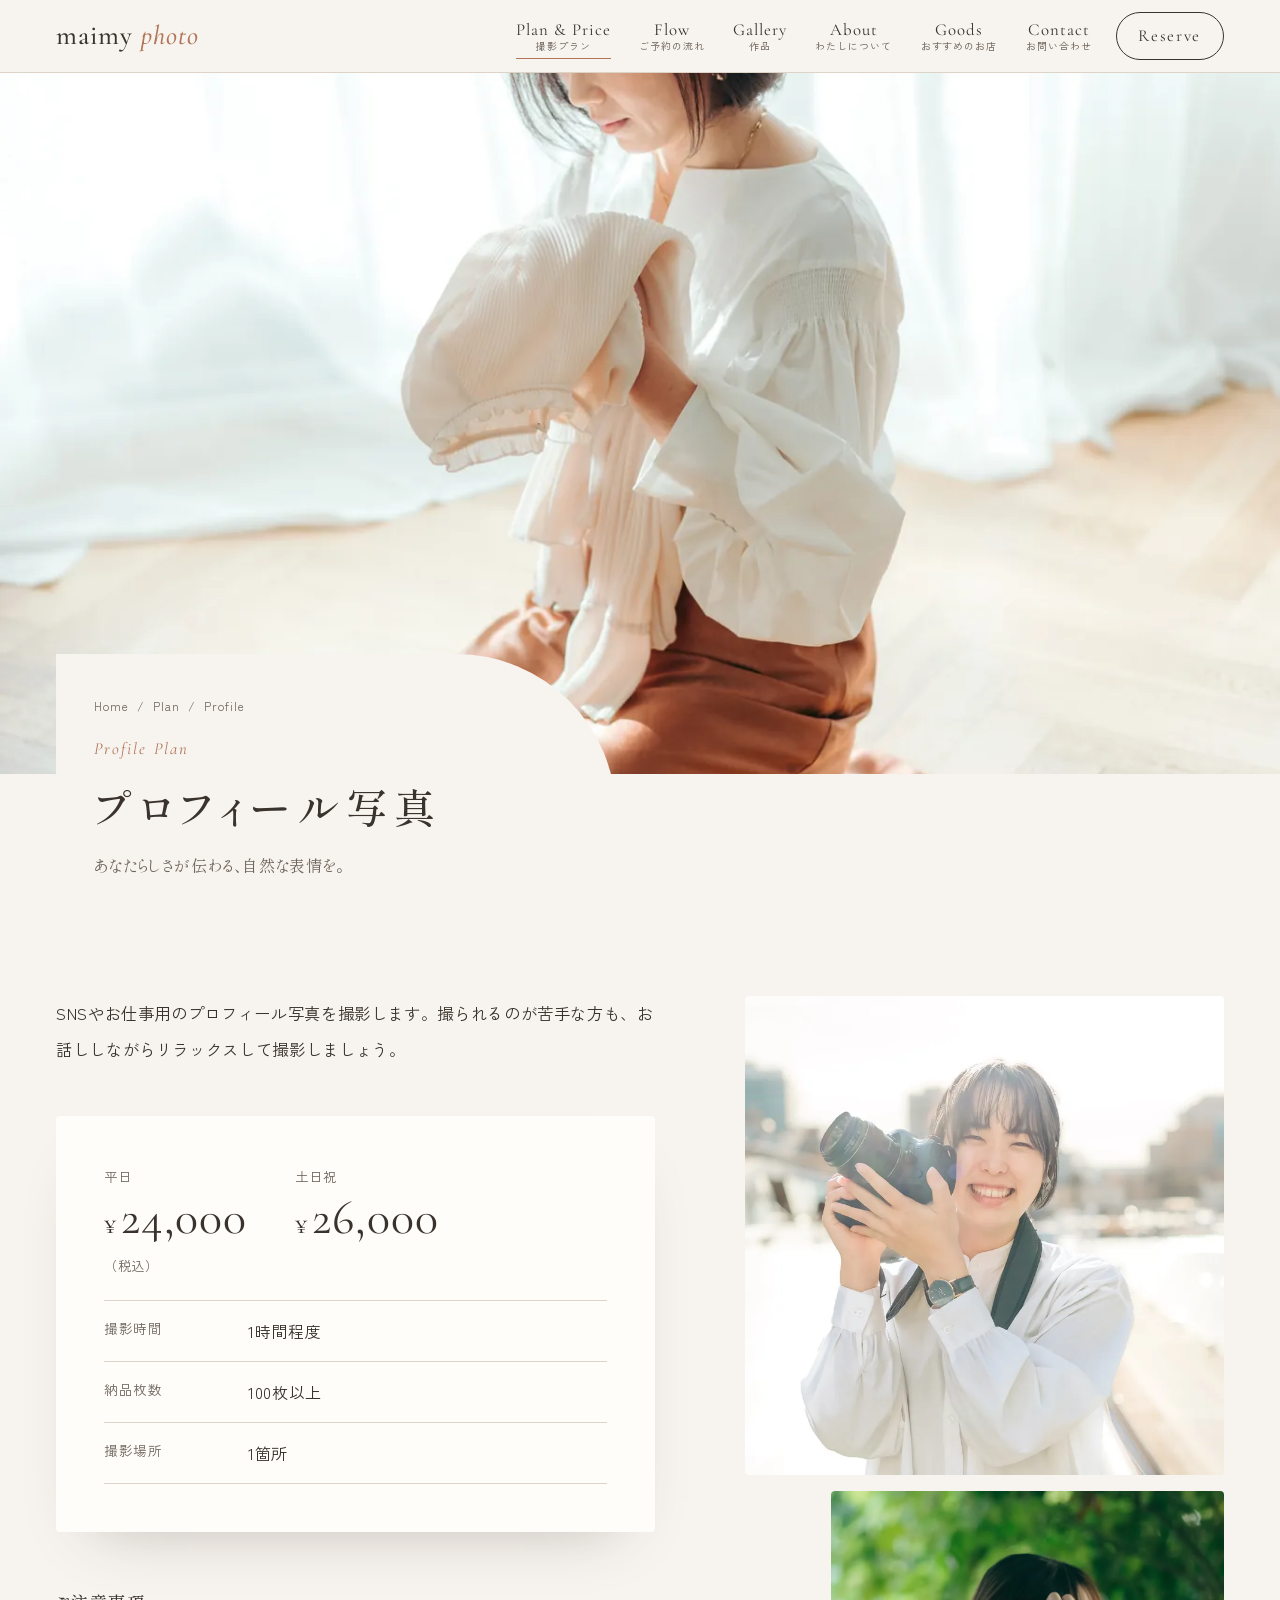
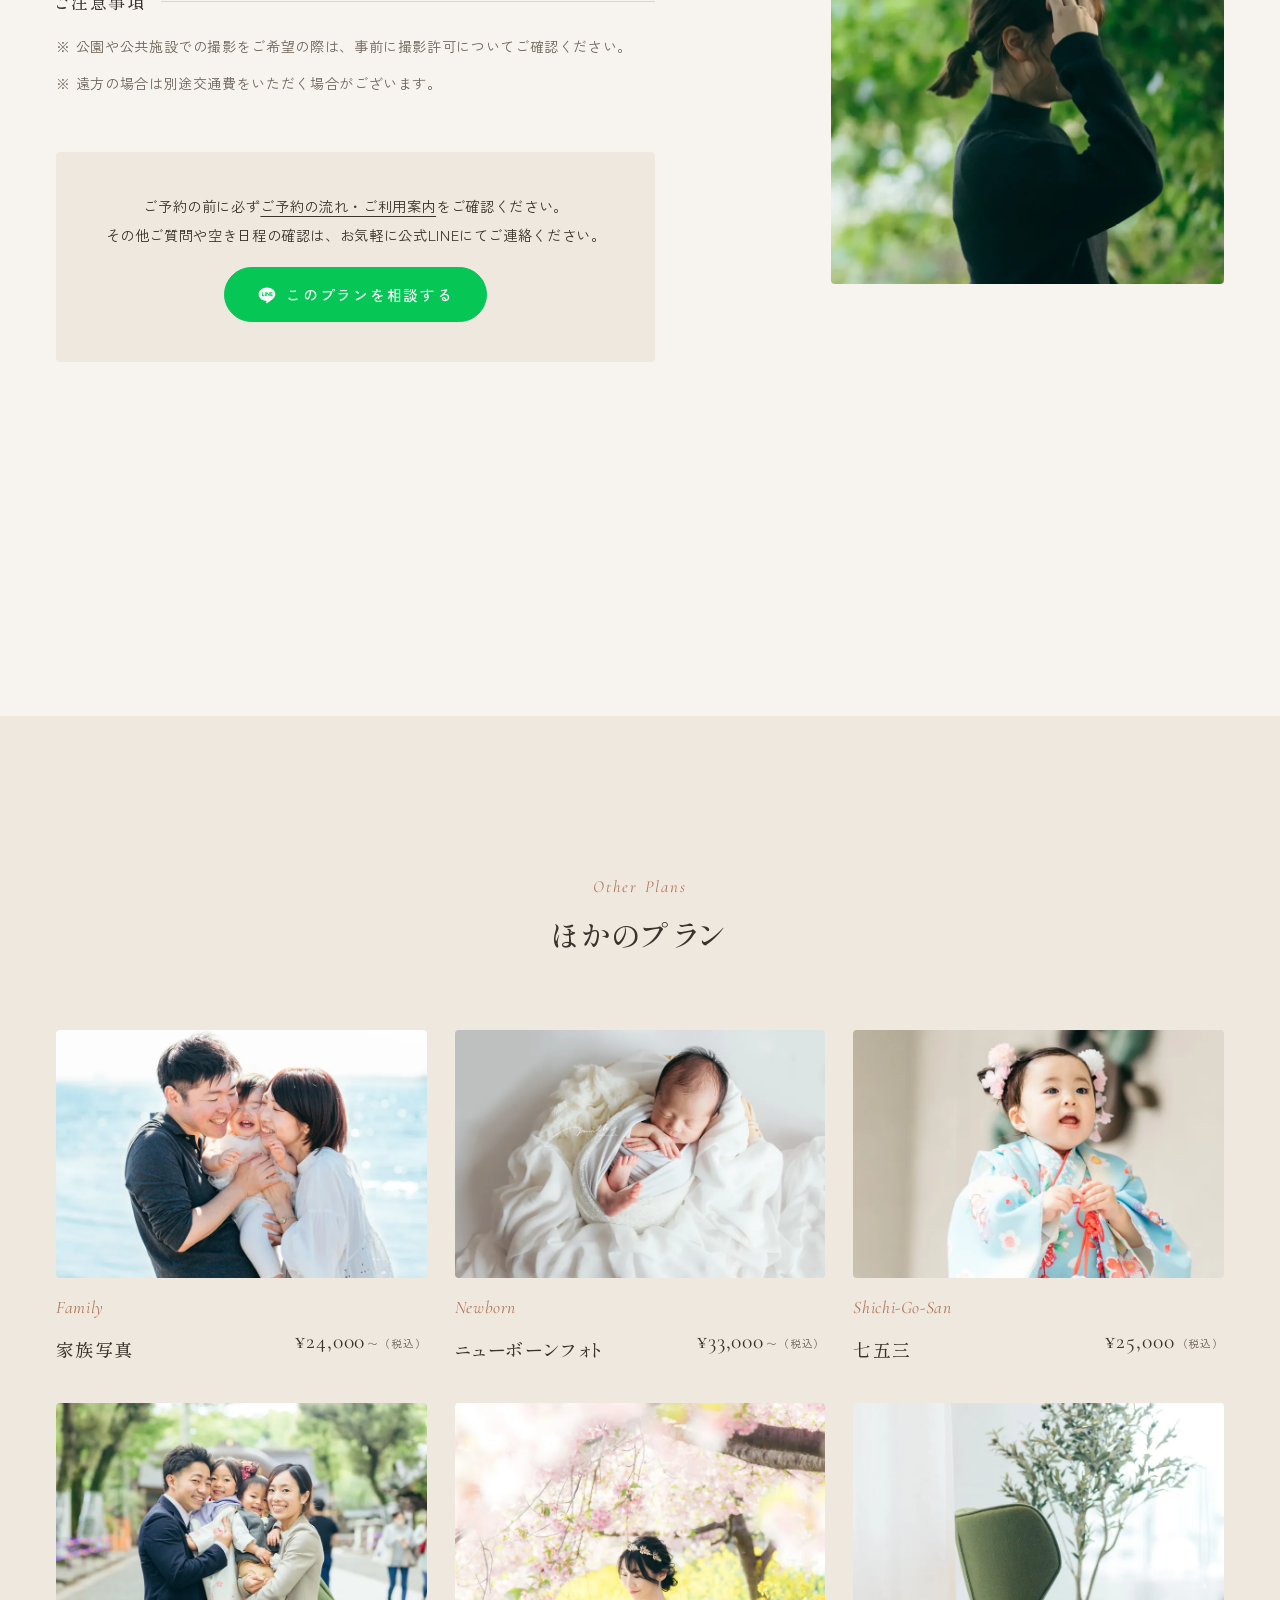
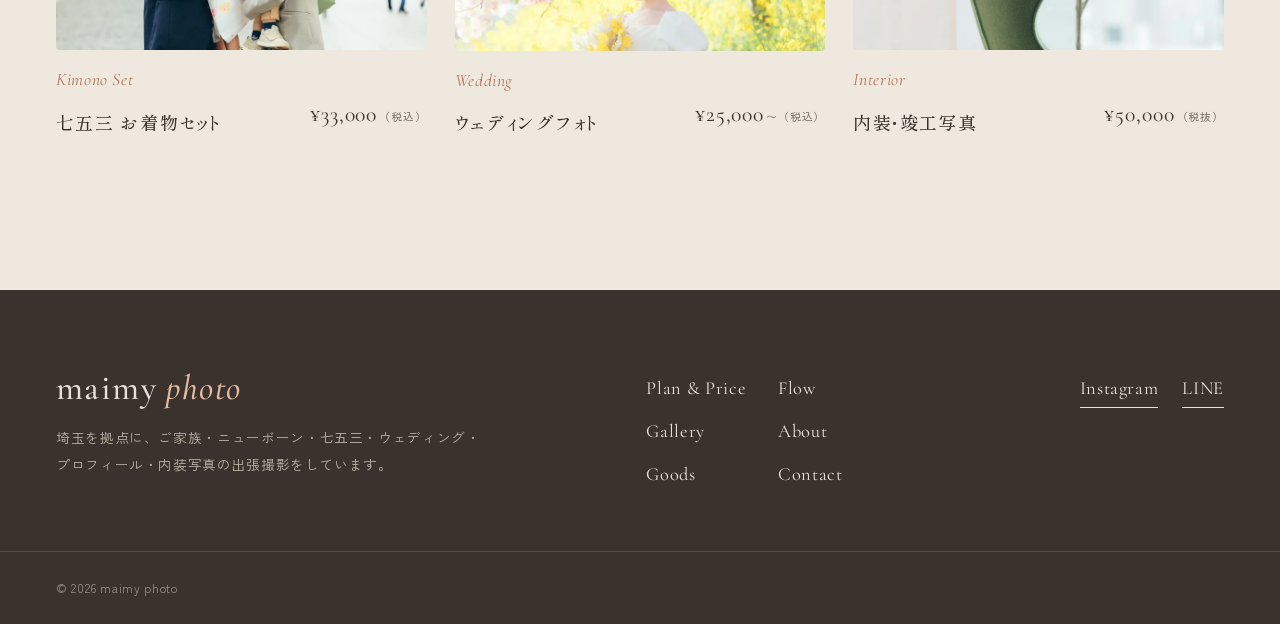
<file: docs/plan/profile/index.html>
<!doctype html>
<html lang="ja">
<head>
<meta charset="utf-8">
<meta name="viewport" content="width=device-width, initial-scale=1, viewport-fit=cover">
<!-- プレビュー環境: 検索エンジンにインデックスさせない -->
<meta name="robots" content="noindex, nofollow, noarchive, nosnippet, noimageindex">
<meta name="googlebot" content="noindex, nofollow">
<title>プロフィール写真プラン | maimy photo</title>
<meta name="description" content="maimy photo のプロフィール写真プラン。SNSやお仕事用のプロフィール写真を撮影します。撮られるのが苦手な方も、お話ししながらリラックスして撮影しましょう。">
<meta name="theme-color" content="#f7f3ee">
<link rel="icon" href="../../favicon.svg" type="image/svg+xml">
<link rel="preconnect" href="https://fonts.googleapis.com">
<link rel="preconnect" href="https://fonts.gstatic.com" crossorigin>
<link rel="stylesheet" href="https://fonts.googleapis.com/css2?family=Cormorant+Garamond:ital,wght@0,400;0,500;1,400&family=Shippori+Mincho:wght@400;500&family=Zen+Kaku+Gothic+New:wght@400;500&display=swap">
<link rel="stylesheet" href="../../assets/style.css">
<script src="../../assets/main.js" defer></script>
</head>
<body class="">
<a class="skip" href="#main">本文へスキップ</a>
<header class="site-header" data-header>
  <div class="site-header__inner">
    <a class="logo" href="../../" aria-label="maimy photo トップへ">maimy <i>photo</i></a>
    <nav class="gnav" aria-label="メインメニュー">
      <ul><li><a href="../../plan/" aria-current="page"><span class="en">Plan & Price</span><span class="ja">撮影プラン</span></a></li><li><a href="../../flow/"><span class="en">Flow</span><span class="ja">ご予約の流れ</span></a></li><li><a href="../../gallery/"><span class="en">Gallery</span><span class="ja">作品</span></a></li><li><a href="../../about/"><span class="en">About</span><span class="ja">わたしについて</span></a></li><li><a href="../../goods/"><span class="en">Goods</span><span class="ja">おすすめのお店</span></a></li><li><a href="../../contact/"><span class="en">Contact</span><span class="ja">お問い合わせ</span></a></li></ul>
    </nav>
    <a class="header-cta" href="https://lin.ee/narDqNW" target="_blank" rel="noopener">Reserve</a>
    <button class="menu-toggle" type="button" aria-expanded="false" aria-controls="drawer" data-menu-toggle>
      <span></span><span></span><span class="sr">メニュー</span>
    </button>
  </div>
</header>
<div class="drawer" id="drawer" hidden data-drawer>
  <nav aria-label="モバイルメニュー"><ul><li><a href="../../plan/" aria-current="page"><span class="en">Plan & Price</span><span class="ja">撮影プラン</span></a></li><li><a href="../../flow/"><span class="en">Flow</span><span class="ja">ご予約の流れ</span></a></li><li><a href="../../gallery/"><span class="en">Gallery</span><span class="ja">作品</span></a></li><li><a href="../../about/"><span class="en">About</span><span class="ja">わたしについて</span></a></li><li><a href="../../goods/"><span class="en">Goods</span><span class="ja">おすすめのお店</span></a></li><li><a href="../../contact/"><span class="en">Contact</span><span class="ja">お問い合わせ</span></a></li></ul></nav>
  <a class="btn btn--line" href="https://lin.ee/narDqNW" target="_blank" rel="noopener"><svg aria-hidden="true" viewBox="0 0 24 24" width="20" height="20"><path fill="currentColor" d="M12 3C6.48 3 2 6.6 2 11.04c0 3.98 3.55 7.31 8.35 7.94.33.07.77.22.88.5.1.25.07.65.03.9l-.14.85c-.04.25-.2.98.86.53 1.06-.45 5.73-3.37 7.82-5.78C21.24 14.4 22 12.8 22 11.04 22 6.6 17.52 3 12 3Zm-3.6 10.4H6.42a.53.53 0 0 1-.53-.53V8.9a.53.53 0 1 1 1.06 0v3.44H8.4a.53.53 0 1 1 0 1.06Zm2.05-.53a.53.53 0 1 1-1.06 0V8.9a.53.53 0 1 1 1.06 0v3.97Zm4.77 0a.53.53 0 0 1-.95.32l-2.03-2.77v2.45a.53.53 0 1 1-1.06 0V8.9a.53.53 0 0 1 .95-.32l2.03 2.77V8.9a.53.53 0 1 1 1.06 0v3.97Zm3.21-2.51a.53.53 0 1 1 0 1.06h-1.45v.92h1.45a.53.53 0 1 1 0 1.06h-1.98a.53.53 0 0 1-.53-.53V8.9c0-.29.24-.53.53-.53h1.98a.53.53 0 1 1 0 1.06h-1.45v.93h1.45Z"/></svg><span>公式LINEでご予約・ご相談</span></a>
</div>
<main id="main">

<section class="plan-hero">
  <div class="plan-hero__img"><img src="../../img/profile-800.webp" srcset="../../img/profile-800.webp 800w, ../../img/profile-1368.webp 1368w" sizes="100vw" width="1368" height="912" alt="プロフィール写真" loading="eager" fetchpriority="high" decoding="async"></div>
  <div class="container plan-hero__text">
    <nav class="breadcrumb" aria-label="パンくず"><a href="../../">Home</a><span>/</span><a href="../">Plan</a><span>/</span><span>Profile</span></nav>
    <p class="eyebrow">Profile Plan</p>
    <h1>プロフィール写真</h1>
    <p class="catch">あなたらしさが伝わる、自然な表情を。</p>
  </div>
</section>

<section class="section container plan-detail">
  <div class="plan-detail__main">
    <p class="lead">SNSやお仕事用のプロフィール写真を撮影します。撮られるのが苦手な方も、お話ししながらリラックスして撮影しましょう。</p>
    <div class="price-box reveal">
      <dl class="prices"><div class="price"><dt>平日</dt><dd><span class="yen">¥</span>24,000</dd></div><div class="price"><dt>土日祝</dt><dd><span class="yen">¥</span>26,000</dd></div></dl>
      <p class="tax">（税込）</p>
      <dl class="specs"><div><dt>撮影時間</dt><dd>1時間程度</dd></div><div><dt>納品枚数</dt><dd>100枚以上</dd></div><div><dt>撮影場所</dt><dd>1箇所</dd></div></dl>
    </div>
    <section class="plan-block"><h2 class="plan-block__title">ご注意事項</h2><ul class="notes"><li>公園や公共施設での撮影をご希望の際は、事前に撮影許可についてご確認ください。</li><li>遠方の場合は別途交通費をいただく場合がございます。</li></ul></section>
    <div class="before-booking">
      <p>ご予約の前に必ず<a href="../../flow/">ご予約の流れ・ご利用案内</a>をご確認ください。<br>その他ご質問や空き日程の確認は、お気軽に公式LINEにてご連絡ください。</p>
      <a class="btn btn--line" href="https://lin.ee/narDqNW" target="_blank" rel="noopener"><svg aria-hidden="true" viewBox="0 0 24 24" width="20" height="20"><path fill="currentColor" d="M12 3C6.48 3 2 6.6 2 11.04c0 3.98 3.55 7.31 8.35 7.94.33.07.77.22.88.5.1.25.07.65.03.9l-.14.85c-.04.25-.2.98.86.53 1.06-.45 5.73-3.37 7.82-5.78C21.24 14.4 22 12.8 22 11.04 22 6.6 17.52 3 12 3Zm-3.6 10.4H6.42a.53.53 0 0 1-.53-.53V8.9a.53.53 0 1 1 1.06 0v3.44H8.4a.53.53 0 1 1 0 1.06Zm2.05-.53a.53.53 0 1 1-1.06 0V8.9a.53.53 0 1 1 1.06 0v3.97Zm4.77 0a.53.53 0 0 1-.95.32l-2.03-2.77v2.45a.53.53 0 1 1-1.06 0V8.9a.53.53 0 0 1 .95-.32l2.03 2.77V8.9a.53.53 0 1 1 1.06 0v3.97Zm3.21-2.51a.53.53 0 1 1 0 1.06h-1.45v.92h1.45a.53.53 0 1 1 0 1.06h-1.98a.53.53 0 0 1-.53-.53V8.9c0-.29.24-.53.53-.53h1.98a.53.53 0 1 1 0 1.06h-1.45v.93h1.45Z"/></svg><span>このプランを相談する</span></a>
    </div>
    
  </div>
  <aside class="plan-detail__side">
    <div class="sticky-gallery"><figure class="reveal"><img src="../../img/profile-camera-800.webp" srcset="../../img/profile-camera-800.webp 800w, ../../img/profile-camera-1600.webp 1600w" sizes="(min-width: 960px) 33vw, 50vw" width="1600" height="1600" alt="プロフィール写真の撮影例" loading="lazy" decoding="async"></figure><figure class="reveal"><img src="../../img/profile-green-800.webp" srcset="../../img/profile-green-800.webp 800w, ../../img/profile-green-1600.webp 1600w" sizes="(min-width: 960px) 33vw, 50vw" width="1600" height="1601" alt="プロフィール写真の撮影例" loading="lazy" decoding="async"></figure><figure class="reveal"><img src="../../img/profile-800.webp" srcset="../../img/profile-800.webp 800w, ../../img/profile-1368.webp 1368w" sizes="(min-width: 960px) 33vw, 50vw" width="1368" height="912" alt="プロフィール写真の撮影例" loading="lazy" decoding="async"></figure></div>
  </aside>
</section>

<section class="section section--tint">
  <div class="container">
    <header class="section-head"><p class="eyebrow">Other Plans</p><h2>ほかのプラン</h2></header>
    <ul class="plan-grid plan-grid--small"><li class="plan-card reveal">
  <a href="../../plan/family/">
    <div class="plan-card__img"><img src="../../img/family-square-800.webp" srcset="../../img/family-square-800.webp 800w, ../../img/family-square-1600.webp 1600w" sizes="(min-width: 960px) 30vw, (min-width: 600px) 45vw, 90vw" width="1600" height="1600" alt="家族写真" loading="lazy" decoding="async"></div>
    <div class="plan-card__body">
      <p class="plan-card__en">Family</p>
      <h3>家族写真</h3>
      <p class="plan-card__price">¥24,000<small>〜（税込）</small></p>
    </div>
  </a>
</li><li class="plan-card reveal">
  <a href="../../plan/newborn/">
    <div class="plan-card__img"><img src="../../img/newborn-800.webp" srcset="../../img/newborn-800.webp 800w, ../../img/newborn-1368.webp 1368w" sizes="(min-width: 960px) 30vw, (min-width: 600px) 45vw, 90vw" width="1368" height="912" alt="ニューボーンフォト" loading="lazy" decoding="async"></div>
    <div class="plan-card__body">
      <p class="plan-card__en">Newborn</p>
      <h3>ニューボーンフォト</h3>
      <p class="plan-card__price">¥33,000<small>〜（税込）</small></p>
    </div>
  </a>
</li><li class="plan-card reveal">
  <a href="../../plan/753/">
    <div class="plan-card__img"><img src="../../img/shichigosan-square-800.webp" srcset="../../img/shichigosan-square-800.webp 800w, ../../img/shichigosan-square-1600.webp 1600w" sizes="(min-width: 960px) 30vw, (min-width: 600px) 45vw, 90vw" width="1600" height="1601" alt="七五三" loading="lazy" decoding="async"></div>
    <div class="plan-card__body">
      <p class="plan-card__en">Shichi-Go-San</p>
      <h3>七五三</h3>
      <p class="plan-card__price">¥25,000<small>（税込）</small></p>
    </div>
  </a>
</li><li class="plan-card reveal">
  <a href="../../plan/753-kimono/">
    <div class="plan-card__img"><img src="../../img/kimono-800.webp" srcset="../../img/kimono-800.webp 800w, ../../img/kimono-1600.webp 1600w" sizes="(min-width: 960px) 30vw, (min-width: 600px) 45vw, 90vw" width="1600" height="1066" alt="七五三 お着物セット" loading="lazy" decoding="async"></div>
    <div class="plan-card__body">
      <p class="plan-card__en">Kimono Set</p>
      <h3>七五三 お着物セット</h3>
      <p class="plan-card__price">¥33,000<small>（税込）</small></p>
    </div>
  </a>
</li><li class="plan-card reveal">
  <a href="../../plan/wedding/">
    <div class="plan-card__img"><img src="../../img/wedding-field-800.webp" srcset="../../img/wedding-field-800.webp 800w, ../../img/wedding-field-912.webp 912w" sizes="(min-width: 960px) 30vw, (min-width: 600px) 45vw, 90vw" width="912" height="1368" alt="ウェディングフォト" loading="lazy" decoding="async"></div>
    <div class="plan-card__body">
      <p class="plan-card__en">Wedding</p>
      <h3>ウェディングフォト</h3>
      <p class="plan-card__price">¥25,000<small>〜（税込）</small></p>
    </div>
  </a>
</li><li class="plan-card reveal">
  <a href="../../plan/interior/">
    <div class="plan-card__img"><img src="../../img/interior-chair-800.webp" srcset="../../img/interior-chair-800.webp 800w, ../../img/interior-chair-1600.webp 1600w" sizes="(min-width: 960px) 30vw, (min-width: 600px) 45vw, 90vw" width="1600" height="2400" alt="内装・竣工写真" loading="lazy" decoding="async"></div>
    <div class="plan-card__body">
      <p class="plan-card__en">Interior</p>
      <h3>内装・竣工写真</h3>
      <p class="plan-card__price">¥50,000<small>（税抜）</small></p>
    </div>
  </a>
</li></ul>
  </div>
</section>

</main>
<footer class="site-footer">
  <div class="container site-footer__inner">
    <div>
      <a class="logo logo--lg" href="../../">maimy <i>photo</i></a>
      <p class="site-footer__lead">埼玉を拠点に、ご家族・ニューボーン・七五三・ウェディング・<br class="pc">プロフィール・内装写真の出張撮影をしています。</p>
    </div>
    <nav aria-label="フッターメニュー">
      <ul class="fnav"><li><a href="../../plan/">Plan & Price</a></li><li><a href="../../flow/">Flow</a></li><li><a href="../../gallery/">Gallery</a></li><li><a href="../../about/">About</a></li><li><a href="../../goods/">Goods</a></li><li><a href="../../contact/">Contact</a></li></ul>
    </nav>
    <div class="site-footer__social">
      <a href="https://www.instagram.com/maimy_photo/" target="_blank" rel="noopener">Instagram</a>
      <a href="https://lin.ee/narDqNW" target="_blank" rel="noopener">LINE</a>
    </div>
  </div>
  <p class="copyright container">© 2026 maimy photo</p>
</footer>
</body>
</html>
</file>
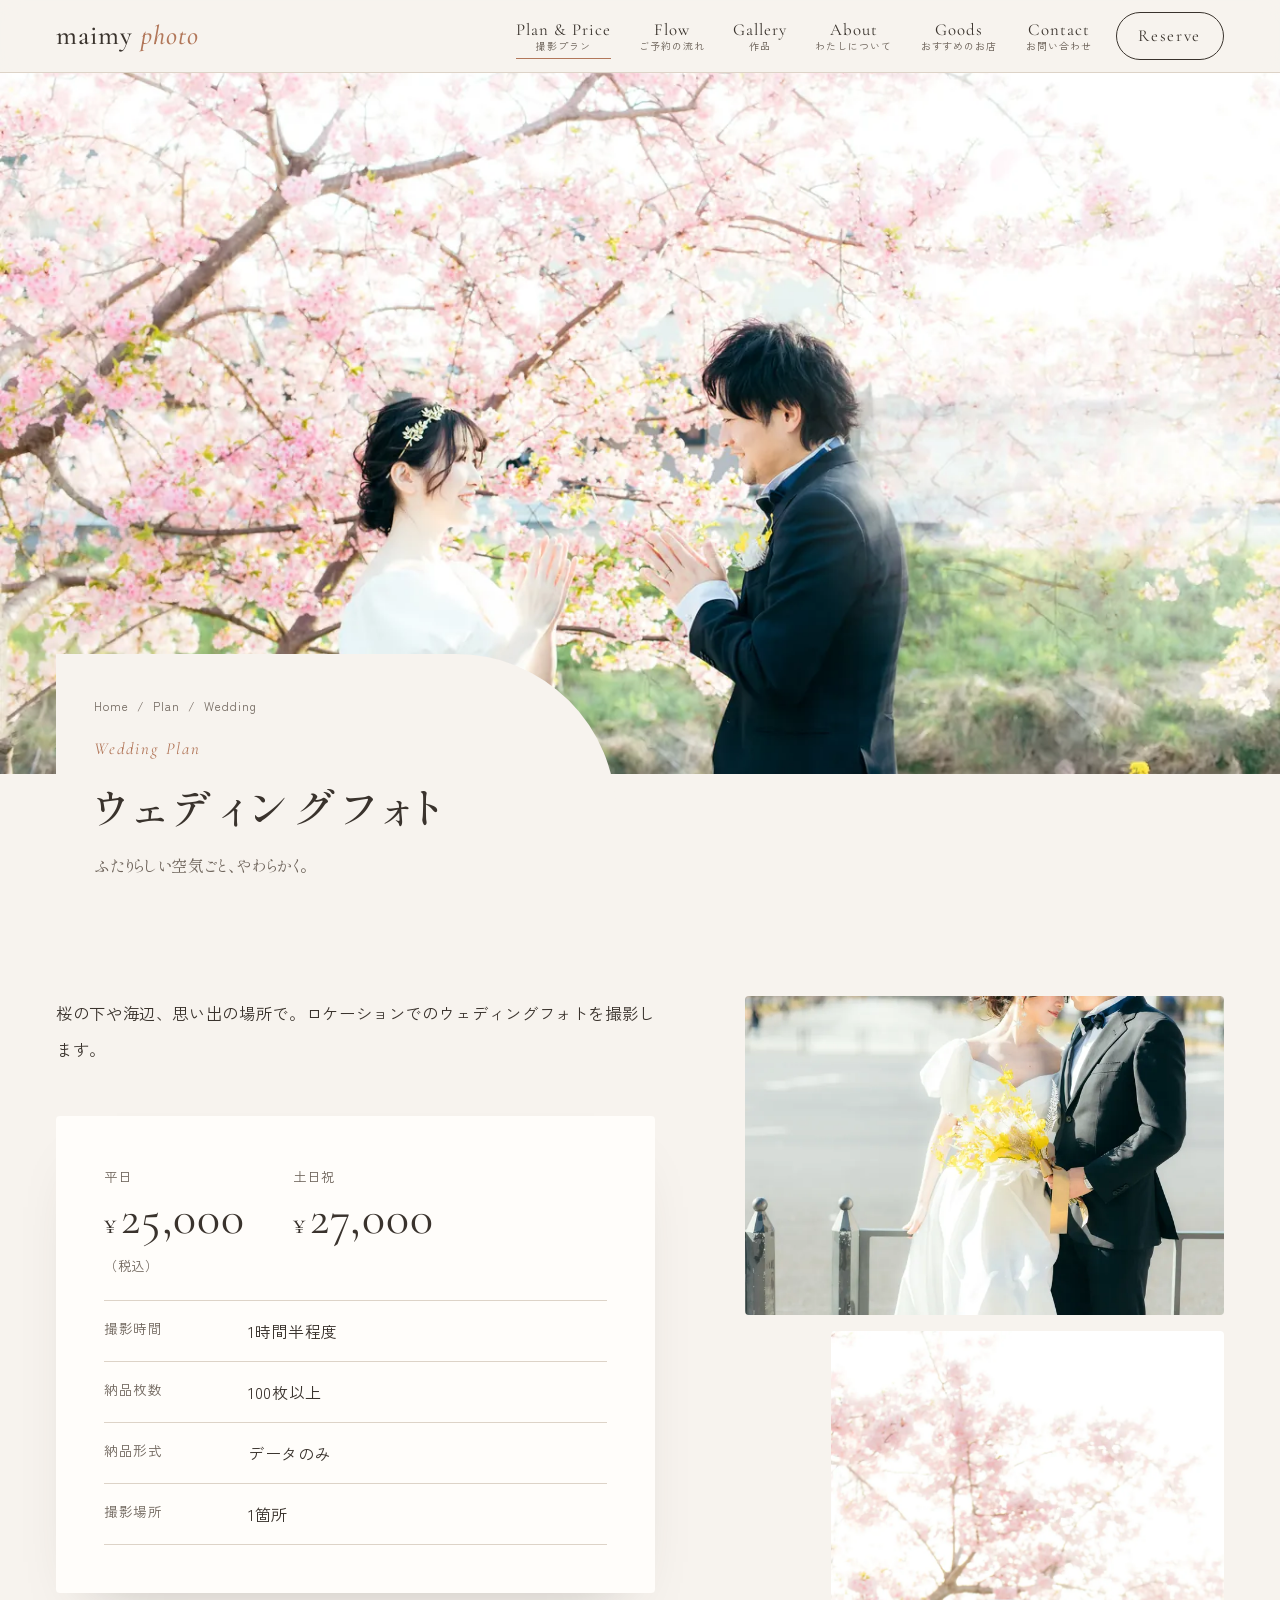
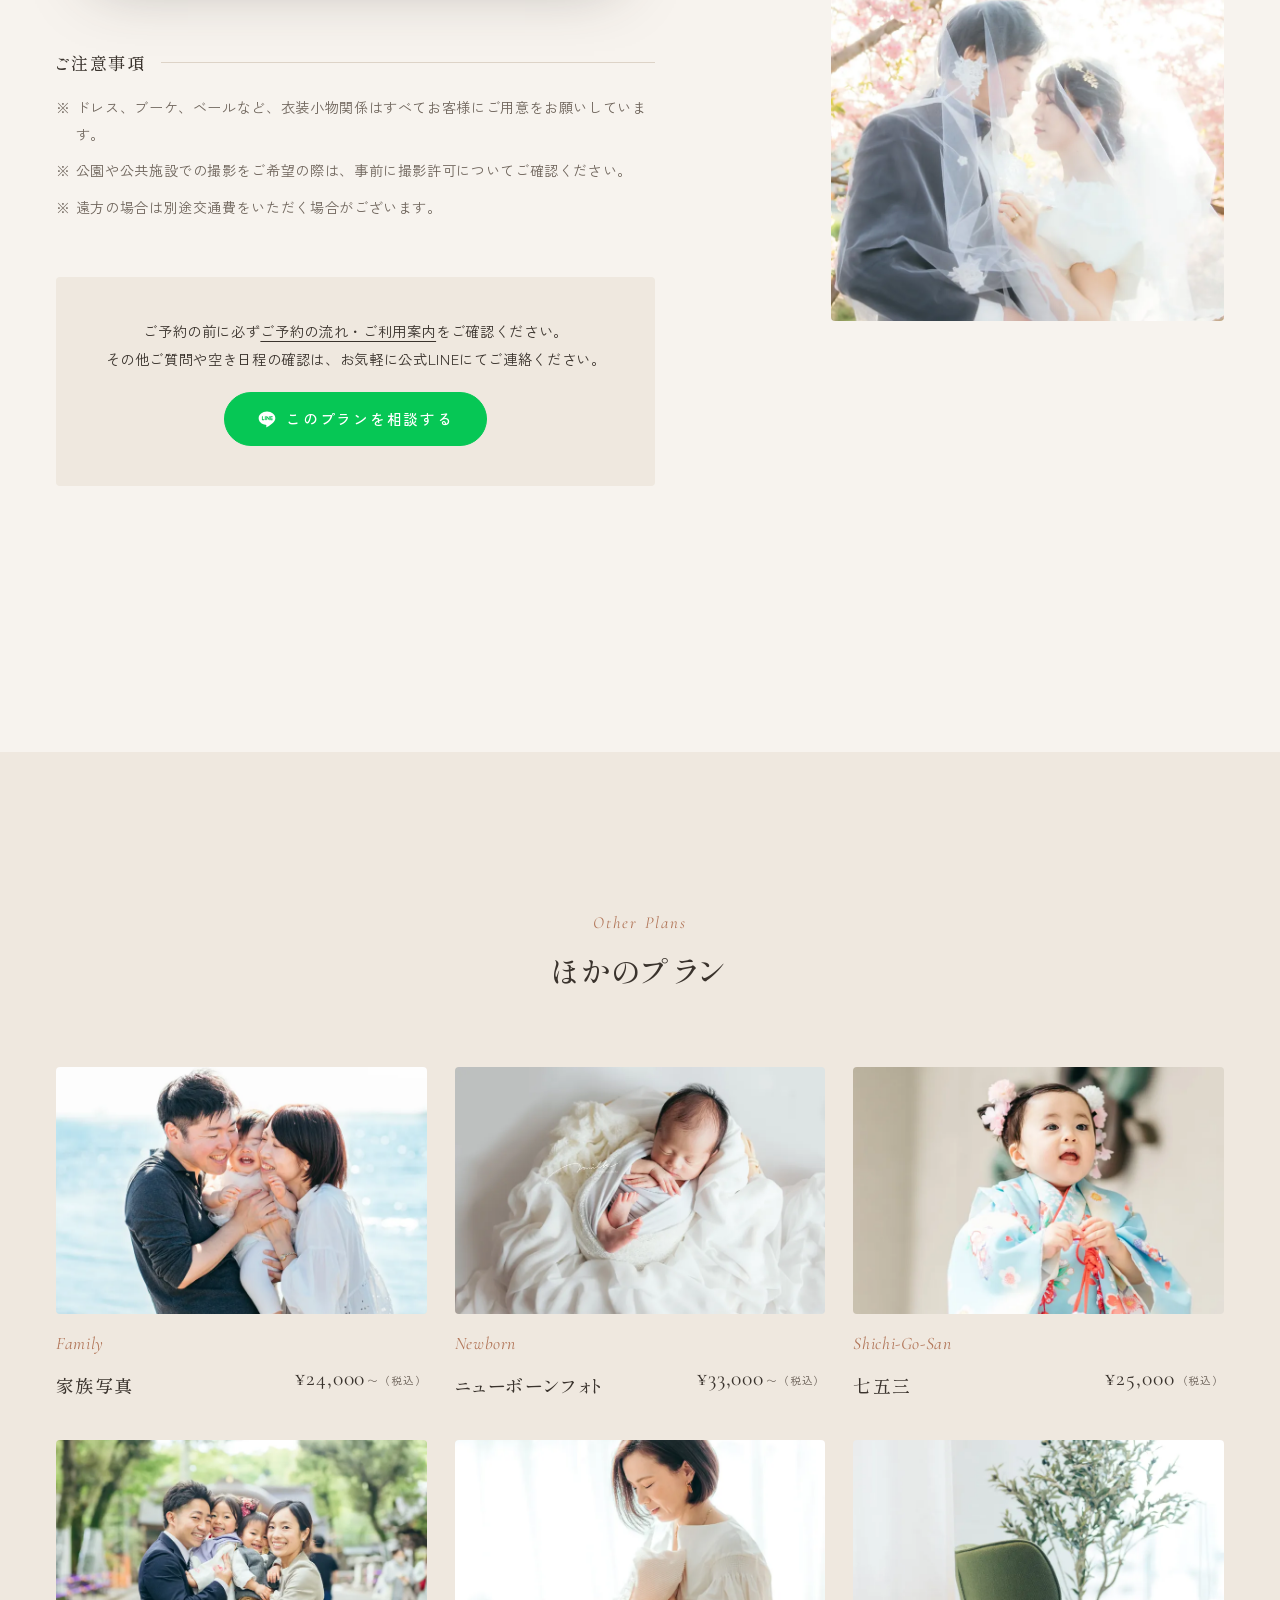
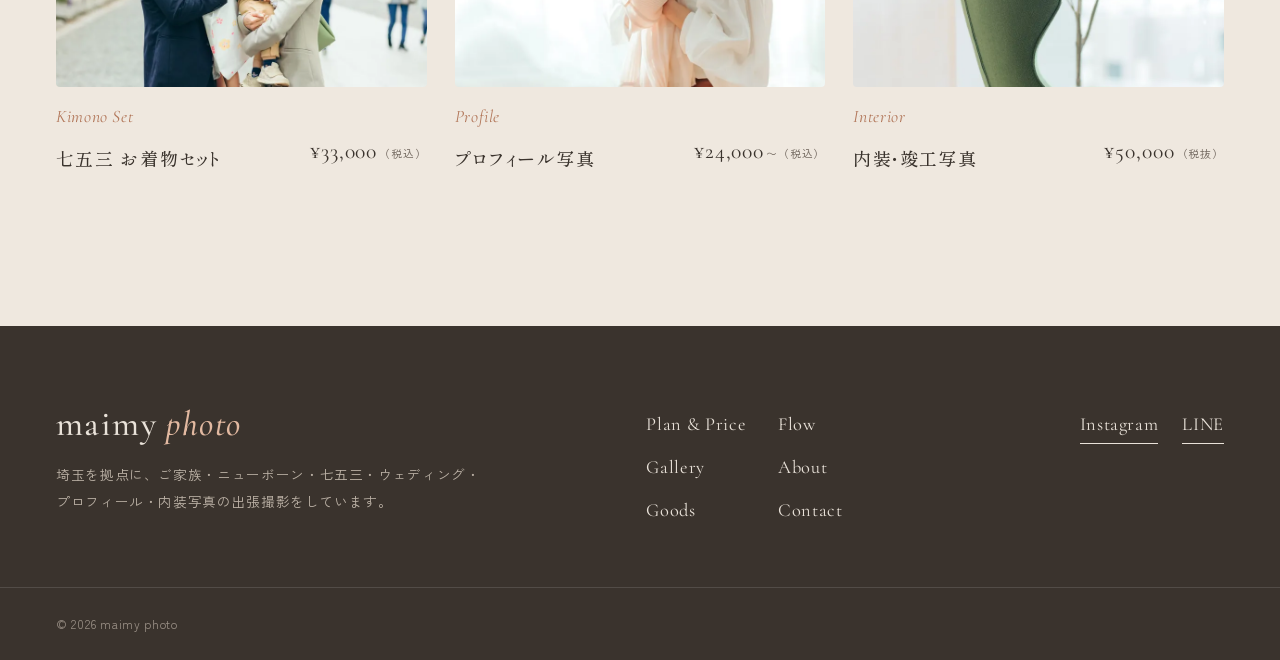
<file: docs/plan/wedding/index.html>
<!doctype html>
<html lang="ja">
<head>
<meta charset="utf-8">
<meta name="viewport" content="width=device-width, initial-scale=1, viewport-fit=cover">
<!-- プレビュー環境: 検索エンジンにインデックスさせない -->
<meta name="robots" content="noindex, nofollow, noarchive, nosnippet, noimageindex">
<meta name="googlebot" content="noindex, nofollow">
<title>ウェディングフォトプラン | maimy photo</title>
<meta name="description" content="maimy photo のウェディングフォトプラン。桜の下や海辺、思い出の場所で。ロケーションでのウェディングフォトを撮影します。">
<meta name="theme-color" content="#f7f3ee">
<link rel="icon" href="../../favicon.svg" type="image/svg+xml">
<link rel="preconnect" href="https://fonts.googleapis.com">
<link rel="preconnect" href="https://fonts.gstatic.com" crossorigin>
<link rel="stylesheet" href="https://fonts.googleapis.com/css2?family=Cormorant+Garamond:ital,wght@0,400;0,500;1,400&family=Shippori+Mincho:wght@400;500&family=Zen+Kaku+Gothic+New:wght@400;500&display=swap">
<link rel="stylesheet" href="../../assets/style.css">
<script src="../../assets/main.js" defer></script>
</head>
<body class="">
<a class="skip" href="#main">本文へスキップ</a>
<header class="site-header" data-header>
  <div class="site-header__inner">
    <a class="logo" href="../../" aria-label="maimy photo トップへ">maimy <i>photo</i></a>
    <nav class="gnav" aria-label="メインメニュー">
      <ul><li><a href="../../plan/" aria-current="page"><span class="en">Plan & Price</span><span class="ja">撮影プラン</span></a></li><li><a href="../../flow/"><span class="en">Flow</span><span class="ja">ご予約の流れ</span></a></li><li><a href="../../gallery/"><span class="en">Gallery</span><span class="ja">作品</span></a></li><li><a href="../../about/"><span class="en">About</span><span class="ja">わたしについて</span></a></li><li><a href="../../goods/"><span class="en">Goods</span><span class="ja">おすすめのお店</span></a></li><li><a href="../../contact/"><span class="en">Contact</span><span class="ja">お問い合わせ</span></a></li></ul>
    </nav>
    <a class="header-cta" href="https://lin.ee/narDqNW" target="_blank" rel="noopener">Reserve</a>
    <button class="menu-toggle" type="button" aria-expanded="false" aria-controls="drawer" data-menu-toggle>
      <span></span><span></span><span class="sr">メニュー</span>
    </button>
  </div>
</header>
<div class="drawer" id="drawer" hidden data-drawer>
  <nav aria-label="モバイルメニュー"><ul><li><a href="../../plan/" aria-current="page"><span class="en">Plan & Price</span><span class="ja">撮影プラン</span></a></li><li><a href="../../flow/"><span class="en">Flow</span><span class="ja">ご予約の流れ</span></a></li><li><a href="../../gallery/"><span class="en">Gallery</span><span class="ja">作品</span></a></li><li><a href="../../about/"><span class="en">About</span><span class="ja">わたしについて</span></a></li><li><a href="../../goods/"><span class="en">Goods</span><span class="ja">おすすめのお店</span></a></li><li><a href="../../contact/"><span class="en">Contact</span><span class="ja">お問い合わせ</span></a></li></ul></nav>
  <a class="btn btn--line" href="https://lin.ee/narDqNW" target="_blank" rel="noopener"><svg aria-hidden="true" viewBox="0 0 24 24" width="20" height="20"><path fill="currentColor" d="M12 3C6.48 3 2 6.6 2 11.04c0 3.98 3.55 7.31 8.35 7.94.33.07.77.22.88.5.1.25.07.65.03.9l-.14.85c-.04.25-.2.98.86.53 1.06-.45 5.73-3.37 7.82-5.78C21.24 14.4 22 12.8 22 11.04 22 6.6 17.52 3 12 3Zm-3.6 10.4H6.42a.53.53 0 0 1-.53-.53V8.9a.53.53 0 1 1 1.06 0v3.44H8.4a.53.53 0 1 1 0 1.06Zm2.05-.53a.53.53 0 1 1-1.06 0V8.9a.53.53 0 1 1 1.06 0v3.97Zm4.77 0a.53.53 0 0 1-.95.32l-2.03-2.77v2.45a.53.53 0 1 1-1.06 0V8.9a.53.53 0 0 1 .95-.32l2.03 2.77V8.9a.53.53 0 1 1 1.06 0v3.97Zm3.21-2.51a.53.53 0 1 1 0 1.06h-1.45v.92h1.45a.53.53 0 1 1 0 1.06h-1.98a.53.53 0 0 1-.53-.53V8.9c0-.29.24-.53.53-.53h1.98a.53.53 0 1 1 0 1.06h-1.45v.93h1.45Z"/></svg><span>公式LINEでご予約・ご相談</span></a>
</div>
<main id="main">

<section class="plan-hero">
  <div class="plan-hero__img"><img src="../../img/wedding-800.webp" srcset="../../img/wedding-800.webp 800w, ../../img/wedding-1368.webp 1368w" sizes="100vw" width="1368" height="912" alt="ウェディングフォト" loading="eager" fetchpriority="high" decoding="async"></div>
  <div class="container plan-hero__text">
    <nav class="breadcrumb" aria-label="パンくず"><a href="../../">Home</a><span>/</span><a href="../">Plan</a><span>/</span><span>Wedding</span></nav>
    <p class="eyebrow">Wedding Plan</p>
    <h1>ウェディングフォト</h1>
    <p class="catch">ふたりらしい空気ごと、やわらかく。</p>
  </div>
</section>

<section class="section container plan-detail">
  <div class="plan-detail__main">
    <p class="lead">桜の下や海辺、思い出の場所で。ロケーションでのウェディングフォトを撮影します。</p>
    <div class="price-box reveal">
      <dl class="prices"><div class="price"><dt>平日</dt><dd><span class="yen">¥</span>25,000</dd></div><div class="price"><dt>土日祝</dt><dd><span class="yen">¥</span>27,000</dd></div></dl>
      <p class="tax">（税込）</p>
      <dl class="specs"><div><dt>撮影時間</dt><dd>1時間半程度</dd></div><div><dt>納品枚数</dt><dd>100枚以上</dd></div><div><dt>納品形式</dt><dd>データのみ</dd></div><div><dt>撮影場所</dt><dd>1箇所</dd></div></dl>
    </div>
    <section class="plan-block"><h2 class="plan-block__title">ご注意事項</h2><ul class="notes"><li>ドレス、ブーケ、ベールなど、衣装小物関係はすべてお客様にご用意をお願いしています。</li><li>公園や公共施設での撮影をご希望の際は、事前に撮影許可についてご確認ください。</li><li>遠方の場合は別途交通費をいただく場合がございます。</li></ul></section>
    <div class="before-booking">
      <p>ご予約の前に必ず<a href="../../flow/">ご予約の流れ・ご利用案内</a>をご確認ください。<br>その他ご質問や空き日程の確認は、お気軽に公式LINEにてご連絡ください。</p>
      <a class="btn btn--line" href="https://lin.ee/narDqNW" target="_blank" rel="noopener"><svg aria-hidden="true" viewBox="0 0 24 24" width="20" height="20"><path fill="currentColor" d="M12 3C6.48 3 2 6.6 2 11.04c0 3.98 3.55 7.31 8.35 7.94.33.07.77.22.88.5.1.25.07.65.03.9l-.14.85c-.04.25-.2.98.86.53 1.06-.45 5.73-3.37 7.82-5.78C21.24 14.4 22 12.8 22 11.04 22 6.6 17.52 3 12 3Zm-3.6 10.4H6.42a.53.53 0 0 1-.53-.53V8.9a.53.53 0 1 1 1.06 0v3.44H8.4a.53.53 0 1 1 0 1.06Zm2.05-.53a.53.53 0 1 1-1.06 0V8.9a.53.53 0 1 1 1.06 0v3.97Zm4.77 0a.53.53 0 0 1-.95.32l-2.03-2.77v2.45a.53.53 0 1 1-1.06 0V8.9a.53.53 0 0 1 .95-.32l2.03 2.77V8.9a.53.53 0 1 1 1.06 0v3.97Zm3.21-2.51a.53.53 0 1 1 0 1.06h-1.45v.92h1.45a.53.53 0 1 1 0 1.06h-1.98a.53.53 0 0 1-.53-.53V8.9c0-.29.24-.53.53-.53h1.98a.53.53 0 1 1 0 1.06h-1.45v.93h1.45Z"/></svg><span>このプランを相談する</span></a>
    </div>
    
  </div>
  <aside class="plan-detail__side">
    <div class="sticky-gallery"><figure class="reveal"><img src="../../img/wedding-sakura-800.webp" srcset="../../img/wedding-sakura-800.webp 800w, ../../img/wedding-sakura-1362.webp 1362w" sizes="(min-width: 960px) 33vw, 50vw" width="1362" height="908" alt="ウェディングフォトの撮影例" loading="lazy" decoding="async"></figure><figure class="reveal"><img src="../../img/hero-wedding-800.webp" srcset="../../img/hero-wedding-800.webp 800w, ../../img/hero-wedding-912.webp 912w" sizes="(min-width: 960px) 33vw, 50vw" width="912" height="1368" alt="ウェディングフォトの撮影例" loading="lazy" decoding="async"></figure><figure class="reveal"><img src="../../img/wedding-800.webp" srcset="../../img/wedding-800.webp 800w, ../../img/wedding-1368.webp 1368w" sizes="(min-width: 960px) 33vw, 50vw" width="1368" height="912" alt="ウェディングフォトの撮影例" loading="lazy" decoding="async"></figure></div>
  </aside>
</section>

<section class="section section--tint">
  <div class="container">
    <header class="section-head"><p class="eyebrow">Other Plans</p><h2>ほかのプラン</h2></header>
    <ul class="plan-grid plan-grid--small"><li class="plan-card reveal">
  <a href="../../plan/family/">
    <div class="plan-card__img"><img src="../../img/family-square-800.webp" srcset="../../img/family-square-800.webp 800w, ../../img/family-square-1600.webp 1600w" sizes="(min-width: 960px) 30vw, (min-width: 600px) 45vw, 90vw" width="1600" height="1600" alt="家族写真" loading="lazy" decoding="async"></div>
    <div class="plan-card__body">
      <p class="plan-card__en">Family</p>
      <h3>家族写真</h3>
      <p class="plan-card__price">¥24,000<small>〜（税込）</small></p>
    </div>
  </a>
</li><li class="plan-card reveal">
  <a href="../../plan/newborn/">
    <div class="plan-card__img"><img src="../../img/newborn-800.webp" srcset="../../img/newborn-800.webp 800w, ../../img/newborn-1368.webp 1368w" sizes="(min-width: 960px) 30vw, (min-width: 600px) 45vw, 90vw" width="1368" height="912" alt="ニューボーンフォト" loading="lazy" decoding="async"></div>
    <div class="plan-card__body">
      <p class="plan-card__en">Newborn</p>
      <h3>ニューボーンフォト</h3>
      <p class="plan-card__price">¥33,000<small>〜（税込）</small></p>
    </div>
  </a>
</li><li class="plan-card reveal">
  <a href="../../plan/753/">
    <div class="plan-card__img"><img src="../../img/shichigosan-square-800.webp" srcset="../../img/shichigosan-square-800.webp 800w, ../../img/shichigosan-square-1600.webp 1600w" sizes="(min-width: 960px) 30vw, (min-width: 600px) 45vw, 90vw" width="1600" height="1601" alt="七五三" loading="lazy" decoding="async"></div>
    <div class="plan-card__body">
      <p class="plan-card__en">Shichi-Go-San</p>
      <h3>七五三</h3>
      <p class="plan-card__price">¥25,000<small>（税込）</small></p>
    </div>
  </a>
</li><li class="plan-card reveal">
  <a href="../../plan/753-kimono/">
    <div class="plan-card__img"><img src="../../img/kimono-800.webp" srcset="../../img/kimono-800.webp 800w, ../../img/kimono-1600.webp 1600w" sizes="(min-width: 960px) 30vw, (min-width: 600px) 45vw, 90vw" width="1600" height="1066" alt="七五三 お着物セット" loading="lazy" decoding="async"></div>
    <div class="plan-card__body">
      <p class="plan-card__en">Kimono Set</p>
      <h3>七五三 お着物セット</h3>
      <p class="plan-card__price">¥33,000<small>（税込）</small></p>
    </div>
  </a>
</li><li class="plan-card reveal">
  <a href="../../plan/profile/">
    <div class="plan-card__img"><img src="../../img/profile-square-800.webp" srcset="../../img/profile-square-800.webp 800w, ../../img/profile-square-912.webp 912w" sizes="(min-width: 960px) 30vw, (min-width: 600px) 45vw, 90vw" width="912" height="912" alt="プロフィール写真" loading="lazy" decoding="async"></div>
    <div class="plan-card__body">
      <p class="plan-card__en">Profile</p>
      <h3>プロフィール写真</h3>
      <p class="plan-card__price">¥24,000<small>〜（税込）</small></p>
    </div>
  </a>
</li><li class="plan-card reveal">
  <a href="../../plan/interior/">
    <div class="plan-card__img"><img src="../../img/interior-chair-800.webp" srcset="../../img/interior-chair-800.webp 800w, ../../img/interior-chair-1600.webp 1600w" sizes="(min-width: 960px) 30vw, (min-width: 600px) 45vw, 90vw" width="1600" height="2400" alt="内装・竣工写真" loading="lazy" decoding="async"></div>
    <div class="plan-card__body">
      <p class="plan-card__en">Interior</p>
      <h3>内装・竣工写真</h3>
      <p class="plan-card__price">¥50,000<small>（税抜）</small></p>
    </div>
  </a>
</li></ul>
  </div>
</section>

</main>
<footer class="site-footer">
  <div class="container site-footer__inner">
    <div>
      <a class="logo logo--lg" href="../../">maimy <i>photo</i></a>
      <p class="site-footer__lead">埼玉を拠点に、ご家族・ニューボーン・七五三・ウェディング・<br class="pc">プロフィール・内装写真の出張撮影をしています。</p>
    </div>
    <nav aria-label="フッターメニュー">
      <ul class="fnav"><li><a href="../../plan/">Plan & Price</a></li><li><a href="../../flow/">Flow</a></li><li><a href="../../gallery/">Gallery</a></li><li><a href="../../about/">About</a></li><li><a href="../../goods/">Goods</a></li><li><a href="../../contact/">Contact</a></li></ul>
    </nav>
    <div class="site-footer__social">
      <a href="https://www.instagram.com/maimy_photo/" target="_blank" rel="noopener">Instagram</a>
      <a href="https://lin.ee/narDqNW" target="_blank" rel="noopener">LINE</a>
    </div>
  </div>
  <p class="copyright container">© 2026 maimy photo</p>
</footer>
</body>
</html>
</file>
<file: docs/assets/style.css>
/* =========================================================
   maimy photo — 2026 renewal
   ========================================================= */

:root {
  --bg: #f7f3ee;
  --bg-tint: #efe8df;
  --paper: #fffdfa;
  --ink: #3a332d;
  --ink-soft: #6f655c;
  --line: #ddd3c7;
  --accent: #b2775a;      /* terracotta */
  --accent-deep: #8f5a41;
  --sage: #8c9a85;
  --line-green: #06c755;

  --serif-en: "Cormorant Garamond", "Times New Roman", serif;
  --serif-ja: "Shippori Mincho", "Hiragino Mincho ProN", "Yu Mincho", serif;
  --sans: "Zen Kaku Gothic New", "Hiragino Sans", "Hiragino Kaku Gothic ProN", "Yu Gothic", sans-serif;

  --gutter: clamp(20px, 5vw, 56px);
  --max: 1200px;
  --header-h: 72px;
  --ease: cubic-bezier(.22, .61, .36, 1);
}

*, *::before, *::after { box-sizing: border-box; }
[hidden] { display: none !important; }

html { scroll-behavior: smooth; -webkit-text-size-adjust: 100%; }
@media (prefers-reduced-motion: reduce) { html { scroll-behavior: auto; } }

body {
  margin: 0;
  background: var(--bg);
  color: var(--ink);
  font-family: var(--sans);
  font-size: 15px;
  line-height: 2;
  letter-spacing: .04em;
  -webkit-font-smoothing: antialiased;
  font-feature-settings: "palt" 1;
}
@media (min-width: 768px) { body { font-size: 16px; } }

img { display: block; max-width: 100%; height: auto; }
a { color: inherit; text-decoration-thickness: 1px; text-underline-offset: .25em; }
a:hover { color: var(--accent-deep); }
p { margin: 0 0 1.2em; }
ul, ol { margin: 0; padding: 0; list-style: none; }
h1, h2, h3 { font-family: var(--serif-ja); font-weight: 500; line-height: 1.6; letter-spacing: .08em; margin: 0; }
button { font: inherit; color: inherit; cursor: pointer; }
:focus-visible { outline: 2px solid var(--accent); outline-offset: 3px; }

.container { width: 100%; max-width: calc(var(--max) + var(--gutter) * 2); margin-inline: auto; padding-inline: var(--gutter); }
.narrow { max-width: calc(760px + var(--gutter) * 2); }
.center { text-align: center; }
.sr { position: absolute; width: 1px; height: 1px; overflow: hidden; clip: rect(0 0 0 0); white-space: nowrap; }
.pc { display: none; }
@media (min-width: 768px) { .pc { display: inline; } }
.small { font-size: .85em; color: var(--ink-soft); }

.skip { position: absolute; left: -999px; top: 8px; background: var(--ink); color: #fff; padding: 8px 16px; z-index: 100; }
.skip:focus { left: 8px; }

.eyebrow {
  font-family: var(--serif-en);
  font-style: italic;
  font-size: 1.05rem;
  letter-spacing: .12em;
  color: var(--accent);
  margin: 0 0 .4em;
}

/* ---------------- buttons */
.btn {
  display: inline-flex; align-items: center; justify-content: center; gap: .6em;
  min-height: 52px; padding: .8em 2.2em;
  background: var(--ink); color: var(--paper);
  border: 1px solid var(--ink); border-radius: 999px;
  font-size: .92rem; letter-spacing: .12em; text-decoration: none;
  transition: background .3s var(--ease), color .3s var(--ease), transform .3s var(--ease);
}
.btn:hover { background: var(--accent-deep); border-color: var(--accent-deep); color: var(--paper); transform: translateY(-2px); }
.btn--ghost { background: transparent; color: var(--ink); }
.btn--ghost:hover { background: var(--ink); border-color: var(--ink); }
.btn--line { background: var(--line-green); border-color: var(--line-green); color: #fff; font-weight: 500; }
.btn--line:hover { background: #05a948; border-color: #05a948; }

.link-arrow {
  display: inline-flex; align-items: center; gap: .8em;
  font-size: .92rem; letter-spacing: .12em; text-decoration: none;
  padding-bottom: .2em; border-bottom: 1px solid currentColor;
}
.link-arrow::after { content: ""; width: 28px; height: 1px; background: currentColor; transition: width .3s var(--ease); }
.link-arrow:hover::after { width: 44px; }

/* ---------------- header */
.site-header {
  position: fixed; inset: 0 0 auto; z-index: 50;
  padding-top: env(safe-area-inset-top, 0px);
  transition: background .4s var(--ease), box-shadow .4s var(--ease);
}
/* トップページの最上部だけ透過、それ以外は常に背景あり */
.site-header, .site-header.is-scrolled, .site-header.is-solid {
  background: rgba(247, 243, 238, .9);
  backdrop-filter: blur(10px); -webkit-backdrop-filter: blur(10px);
  box-shadow: 0 1px 0 var(--line);
}
.is-home .site-header:not(.is-scrolled):not(.is-solid) { background: transparent; box-shadow: none; backdrop-filter: none; -webkit-backdrop-filter: none; }
.site-header__inner {
  display: flex; align-items: center; gap: 24px;
  height: var(--header-h); max-width: calc(var(--max) + var(--gutter) * 2); margin-inline: auto; padding-inline: var(--gutter);
}
.logo {
  font-family: var(--serif-en); font-size: 1.7rem; font-weight: 500; letter-spacing: .04em;
  text-decoration: none; line-height: 1; white-space: nowrap;
}
.logo i { color: var(--accent); }
.logo--lg { font-size: 2.2rem; }

.gnav { margin-left: auto; display: none; }
.gnav ul { display: flex; gap: clamp(16px, 2.2vw, 32px); }
.gnav a { display: block; text-decoration: none; text-align: center; line-height: 1.3; padding-block: 6px; position: relative; }
.gnav .en { display: block; font-family: var(--serif-en); font-size: 1.05rem; letter-spacing: .06em; }
.gnav .ja { display: block; font-size: .62rem; color: var(--ink-soft); letter-spacing: .1em; }
.gnav a::after { content: ""; position: absolute; left: 50%; bottom: 0; width: 0; height: 1px; background: var(--accent); transition: width .3s var(--ease), left .3s var(--ease); }
.gnav a:hover::after, .gnav a[aria-current="page"]::after { width: 100%; left: 0; }

.header-cta {
  display: none;
  font-family: var(--serif-en); font-size: 1.05rem; letter-spacing: .1em; text-decoration: none;
  border: 1px solid var(--ink); border-radius: 999px; padding: .35em 1.3em;
  transition: background .3s, color .3s;
}
.header-cta:hover { background: var(--ink); color: var(--paper); }

.menu-toggle {
  margin-left: auto; width: 48px; height: 48px; border: 0; background: transparent;
  display: grid; place-content: center; gap: 7px; position: relative; z-index: 60;
}
.menu-toggle span:not(.sr) { display: block; width: 26px; height: 1px; background: var(--ink); transition: transform .35s var(--ease); }
.menu-toggle[aria-expanded="true"] span:nth-child(1) { transform: translateY(4px) rotate(20deg); }
.menu-toggle[aria-expanded="true"] span:nth-child(2) { transform: translateY(-4px) rotate(-20deg); }

@media (min-width: 1024px) {
  .gnav, .header-cta { display: block; }
  .menu-toggle { display: none; }
}

.drawer {
  position: fixed; inset: 0; z-index: 45;
  background: var(--bg);
  padding: calc(var(--header-h) + env(safe-area-inset-top, 0px) + 24px) var(--gutter) calc(32px + env(safe-area-inset-bottom, 0px));
  display: flex; flex-direction: column; gap: 32px; overflow-y: auto;
  animation: fade .35s var(--ease);
}
.drawer ul { display: grid; gap: 4px; }
.drawer a:not(.btn) { display: flex; align-items: baseline; gap: 16px; text-decoration: none; padding: 12px 0; border-bottom: 1px solid var(--line); }
.drawer .en { font-family: var(--serif-en); font-size: 1.7rem; line-height: 1.2; }
.drawer .ja { font-size: .78rem; color: var(--ink-soft); }
.drawer .btn { align-self: flex-start; }
@keyframes fade { from { opacity: 0; } to { opacity: 1; } }

/* ---------------- sections */
.section { padding-block: clamp(80px, 12vw, 160px); }
.section--flush { padding-top: 0; }
.section--tint { background: var(--bg-tint); }
.section-head { text-align: center; margin-bottom: clamp(40px, 6vw, 72px); }
.section-head h2 { font-size: clamp(1.4rem, 2.6vw, 1.9rem); }

.page-header { padding-top: calc(var(--header-h) + clamp(56px, 10vw, 120px)); padding-bottom: clamp(48px, 7vw, 88px); text-align: center; }
.page-header .eyebrow { font-size: clamp(1.4rem, 3vw, 2rem); margin-bottom: .1em; }
.page-header h1 { font-size: clamp(1.05rem, 2vw, 1.25rem); letter-spacing: .2em; }
.page-header__lead { margin: 2em auto 0; max-width: 40em; color: var(--ink-soft); }

/* ---------------- hero (home) */
.hero {
  position: relative;
  display: grid;
  min-height: min(100svh, 940px);
  padding-top: calc(var(--header-h) + env(safe-area-inset-top, 0px));
}
.hero { grid-template-columns: minmax(0, 1fr); }
.hero__visual { position: relative; overflow: hidden; aspect-ratio: 4 / 5; max-height: 70svh; }
.hero__slide { position: absolute; inset: 0; opacity: 0; transition: opacity 1.8s var(--ease); }
.hero__slide.is-active { opacity: 1; }
.hero__slide img { width: 100%; height: 100%; object-fit: cover; transform: scale(1.06); transition: transform 8s linear; }
.hero__slide.is-active img { transform: scale(1); }
.hero__text { padding: 40px var(--gutter) 56px; order: 2; }
.hero__title {
  font-size: clamp(1.75rem, 3.6vw, 2.8rem);
  line-height: 1.75; letter-spacing: .12em; margin: .3em 0 .8em;
}
.hero__lead { color: var(--ink-soft); }
.hero__actions { display: flex; flex-wrap: wrap; align-items: center; gap: 20px 32px; margin-top: 2em; }
.hero__scroll { display: none; }

@media (min-width: 960px) {
  .hero { grid-template-columns: minmax(0, 1fr) minmax(0, 1.05fr); align-items: stretch; }
  .hero__text { order: 0; align-self: center; padding: 0 clamp(32px, 5vw, 80px) 0 max(var(--gutter), calc((100vw - var(--max)) / 2 + var(--gutter))); }
  .hero__visual { aspect-ratio: auto; max-height: none; margin: 0 var(--gutter) var(--gutter) 0; border-radius: 0 0 0 240px; }
  .hero__scroll {
    display: block; position: absolute; left: max(var(--gutter), calc((100vw - var(--max)) / 2 + var(--gutter))); bottom: 32px;
    font-family: var(--serif-en); font-style: italic; letter-spacing: .2em; margin: 0; padding-left: 64px;
  }
  .hero__scroll::before { content: ""; position: absolute; left: 0; top: 50%; width: 48px; height: 1px; background: var(--ink); animation: scrollline 2.4s var(--ease) infinite; transform-origin: left; }
}
@keyframes scrollline { 0% { transform: scaleX(0); } 50% { transform: scaleX(1); } 100% { transform: scaleX(1); opacity: 0; } }

/* ---------------- intro */
.intro { display: grid; gap: 40px; align-items: center; }
.intro__img img { aspect-ratio: 4 / 5; object-fit: cover; border-radius: 200px 200px 0 0; width: 100%; }
.intro__text h2 { font-size: clamp(1.35rem, 2.6vw, 1.85rem); margin-bottom: 1.2em; }
@media (min-width: 960px) {
  .intro { grid-template-columns: 5fr 6fr; gap: clamp(48px, 8vw, 120px); }
  .intro__img { max-width: 440px; }
}

/* ---------------- plan grid */
.plan-grid { display: grid; gap: 40px 28px; grid-template-columns: 1fr; margin-bottom: 56px; }
@media (min-width: 600px) { .plan-grid { grid-template-columns: repeat(2, 1fr); } }
@media (min-width: 960px) { .plan-grid { grid-template-columns: repeat(3, 1fr); } }
.plan-grid--small { margin-bottom: 0; }

.plan-card a { display: block; text-decoration: none; }
.plan-card__img { overflow: hidden; border-radius: 4px; background: var(--line); }
.plan-card__img img { width: 100%; aspect-ratio: 4 / 5; object-fit: cover; transition: transform 1.2s var(--ease); }
.plan-grid--small .plan-card__img img { aspect-ratio: 3 / 2; }
.plan-card a:hover img { transform: scale(1.05); }
.plan-card__body { padding-top: 18px; display: grid; grid-template-columns: 1fr auto; align-items: end; gap: 0 12px; }
.plan-card__en { grid-column: 1 / -1; font-family: var(--serif-en); font-style: italic; color: var(--accent); margin: 0; line-height: 1.4; font-size: 1.1rem; }
.plan-card h3 { font-size: 1.12rem; }
.plan-card__price { margin: 0; font-family: var(--serif-en); font-size: 1.35rem; letter-spacing: .04em; white-space: nowrap; }
.plan-card__price small { font-family: var(--sans); font-size: .68rem; color: var(--ink-soft); margin-left: 2px; }
.plan-card a:hover h3 { color: var(--accent-deep); }

/* ---------------- strip (home gallery) */
.strip {
  display: grid; grid-auto-flow: column; grid-auto-columns: minmax(220px, 26vw);
  gap: 12px; overflow-x: auto; padding: 0 var(--gutter) 24px; margin-bottom: 40px;
  scroll-snap-type: x mandatory; scrollbar-width: thin;
}
.strip li { scroll-snap-align: start; }
.strip img { width: 100%; height: clamp(280px, 34vw, 460px); object-fit: cover; border-radius: 4px; }
.strip li:nth-child(even) { padding-top: 48px; }

/* ---------------- flow (home) */
.flow-steps { display: grid; gap: 32px; margin-bottom: 56px; }
@media (min-width: 768px) { .flow-steps { grid-template-columns: repeat(4, 1fr); gap: 24px; } }
.flow-steps li { border-top: 1px solid var(--ink); padding-top: 20px; }
.flow-steps .num { font-family: var(--serif-en); font-size: 2.6rem; line-height: 1; color: var(--accent); }
.flow-steps h3 { font-size: 1.1rem; margin: .6em 0 .4em; }
.flow-steps p { font-size: .9rem; color: var(--ink-soft); margin: 0; }

/* ---------------- CTA band */
.cta-band { position: relative; isolation: isolate; padding-block: clamp(96px, 14vw, 180px); text-align: center; color: #fff; overflow: hidden; }
.cta-band__bg { position: absolute; inset: 0; z-index: -1; }
.cta-band__bg img { width: 100%; height: 100%; object-fit: cover; }
.cta-band__bg::after { content: ""; position: absolute; inset: 0; background: linear-gradient(180deg, rgba(45, 38, 32, .45), rgba(45, 38, 32, .6)); }
.cta-band .eyebrow { color: #f3dccd; }
.cta-band h2 { font-size: clamp(1.4rem, 3vw, 2.1rem); margin-bottom: 1em; }
.cta-band p { margin-bottom: 2em; }

/* ---------------- footer */
.site-footer { background: var(--ink); color: #e9e2d9; padding-top: 80px; padding-bottom: calc(24px + env(safe-area-inset-bottom, 0px)); }
.site-footer a { color: inherit; text-decoration: none; }
.site-footer a:hover { color: #f3dccd; }
.site-footer .logo i { color: #e2b9a1; }
.site-footer__inner { display: grid; gap: 40px; padding-bottom: 56px; }
.site-footer__lead { font-size: .85rem; margin-top: 1.2em; color: #bdb3a7; }
.fnav { display: grid; grid-template-columns: repeat(2, auto); gap: 6px 32px; justify-content: start; font-family: var(--serif-en); font-size: 1.15rem; }
.site-footer__social { display: flex; gap: 24px; font-family: var(--serif-en); font-size: 1.15rem; align-self: start; }
.site-footer__social a { border-bottom: 1px solid currentColor; }
.copyright { font-size: .75rem; color: #9b9187; border-top: 1px solid rgba(255, 255, 255, .12); padding-top: 24px; margin: 0 auto; }
@media (min-width: 960px) { .site-footer__inner { grid-template-columns: 1.4fr 1fr auto; } }

/* ---------------- plan detail */
.plan-hero { position: relative; }
.plan-hero__img { height: min(78svh, 720px); overflow: hidden; margin-top: calc(var(--header-h) + env(safe-area-inset-top, 0px)); }
.plan-hero__img img { width: 100%; height: 100%; object-fit: cover; }
.plan-hero__text {
  position: relative; margin-top: -120px;
}
.plan-hero__text > * { position: relative; }
.plan-hero__text::before {
  content: ""; position: absolute; left: var(--gutter); top: 0; bottom: -1px;
  width: min(560px, calc(100% - var(--gutter) * 2)); background: var(--bg); border-radius: 0 160px 0 0;
}
.plan-hero__text { padding-top: 40px; padding-bottom: 8px; }
.plan-hero__text > * { padding-left: clamp(0px, 3vw, 40px); }
.plan-hero h1 { font-size: clamp(1.7rem, 3.8vw, 2.6rem); letter-spacing: .14em; }
.plan-hero .catch { font-family: var(--serif-ja); color: var(--ink-soft); margin-top: .6em; }
.breadcrumb { font-size: .75rem; color: var(--ink-soft); display: flex; gap: 8px; flex-wrap: wrap; margin-bottom: 1.2em; letter-spacing: .08em; }
.breadcrumb a { text-decoration: none; }

.plan-detail { display: grid; gap: 56px; padding-top: clamp(48px, 7vw, 88px); }
@media (min-width: 960px) { .plan-detail { grid-template-columns: minmax(0, 1.25fr) minmax(0, 1fr); gap: clamp(48px, 7vw, 104px); } }
.lead { font-size: 1.02rem; line-height: 2.2; margin-bottom: 48px; }

.price-box { background: var(--paper); border-radius: 4px; padding: clamp(28px, 4vw, 48px); margin-bottom: 56px; box-shadow: 0 30px 60px -40px rgba(58, 51, 45, .35); }
.prices { display: flex; flex-wrap: wrap; gap: 8px 48px; margin: 0; }
.price dt { font-size: .82rem; color: var(--ink-soft); }
.price dd { margin: 0; font-family: var(--serif-en); font-size: clamp(2.2rem, 5vw, 3rem); line-height: 1.2; letter-spacing: .02em; }
.price .yen { font-size: .55em; margin-right: .1em; }
.tax { font-size: .82rem; color: var(--ink-soft); margin: .4em 0 1.6em; }
.specs { display: grid; margin: 0; border-top: 1px solid var(--line); }
.specs div { display: grid; grid-template-columns: 8em 1fr; gap: 16px; padding: 14px 0; border-bottom: 1px solid var(--line); }
.specs dt { font-size: .85rem; color: var(--ink-soft); }
.specs dd { margin: 0; }

.plan-block { margin-bottom: 48px; }
.plan-block__title { font-size: 1.08rem; margin-bottom: 1em; display: flex; align-items: center; gap: 16px; }
.plan-block__title::after { content: ""; flex: 1; height: 1px; background: var(--line); }

.checklist li { padding-left: 1.8em; position: relative; margin-bottom: .4em; }
.checklist li::before { content: ""; position: absolute; left: .2em; top: .7em; width: .8em; height: .45em; border-left: 1.5px solid var(--sage); border-bottom: 1.5px solid var(--sage); transform: rotate(-45deg); }
.checklist li:last-child { font-size: .85rem; color: var(--ink-soft); padding-left: 0; }
.checklist li:last-child::before { display: none; }

.options li { display: flex; flex-wrap: wrap; justify-content: space-between; gap: 0 16px; padding: 12px 0; border-bottom: 1px dashed var(--line); }
.options small { flex-basis: 100%; font-size: .8rem; color: var(--ink-soft); }
.opt-price { font-family: var(--serif-en); font-size: 1.2rem; }

.steps { counter-reset: step; display: grid; gap: 4px; }
.steps li { counter-increment: step; position: relative; padding: 0 0 24px 56px; }
.steps li::before {
  content: counter(step, decimal-leading-zero); position: absolute; left: 0; top: -.15em;
  font-family: var(--serif-en); font-size: 1.6rem; color: var(--accent);
}
.steps li:not(:last-child)::after { content: ""; position: absolute; left: 15px; top: 2.4em; bottom: 6px; width: 1px; background: var(--line); }
.steps h3 { font-size: 1rem; }
.steps p { margin: .2em 0 0; font-size: .9rem; color: var(--ink-soft); }

.notes li { position: relative; padding-left: 1.4em; font-size: .88rem; color: var(--ink-soft); margin-bottom: .7em; line-height: 1.9; }
.notes li::before { content: "※"; position: absolute; left: 0; }
.notes--plain li::before { content: "・"; }

.accordion { border-top: 1px solid var(--line); }
.accordion:last-of-type { border-bottom: 1px solid var(--line); }
.plan-block + .accordion, .accordion + .plan-block { margin-top: 0; }
.accordion + .plan-block { margin-top: 48px; }
.accordion summary {
  list-style: none; cursor: pointer; padding: 18px 40px 18px 0; position: relative;
  font-family: var(--serif-ja); font-size: 1rem;
}
.accordion summary::-webkit-details-marker { display: none; }
.accordion summary::before, .accordion summary::after {
  content: ""; position: absolute; right: 8px; top: 50%; width: 14px; height: 1px; background: var(--ink); transition: transform .3s var(--ease);
}
.accordion summary::after { transform: rotate(90deg); }
.accordion[open] summary::after { transform: rotate(0); }
.accordion > :not(summary) { padding-bottom: 8px; }
.accordion p { font-size: .92rem; }

.before-booking { background: var(--bg-tint); border-radius: 4px; padding: clamp(24px, 4vw, 40px); margin-top: 56px; text-align: center; }
.before-booking p { font-size: .9rem; }

.related { display: grid; gap: 0; text-decoration: none; margin-top: 48px; background: var(--paper); border-radius: 4px; overflow: hidden; }
.related__img img { width: 100%; height: 100%; aspect-ratio: 3 / 2; object-fit: cover; }
.related__body { padding: 24px 28px; }
.related__title { font-family: var(--serif-ja); font-size: 1.1rem; margin-bottom: .4em; }
.related__body p:not(.eyebrow):not(.related__title) { font-size: .88rem; color: var(--ink-soft); }
@media (min-width: 760px) { .related { grid-template-columns: 280px 1fr; } .related__img img { aspect-ratio: auto; } }

.sticky-gallery { display: grid; gap: 16px; }
.sticky-gallery img { width: 100%; border-radius: 4px; }
@media (min-width: 960px) {
  .sticky-gallery { position: sticky; top: calc(var(--header-h) + 24px); }
  .sticky-gallery figure:nth-child(even) { margin-left: 18%; }
  .sticky-gallery figure:nth-child(odd):not(:first-child) { margin-right: 18%; }
}
.sticky-gallery figure { margin: 0; }
@media (max-width: 959px) {
  .sticky-gallery { grid-template-columns: repeat(2, 1fr); }
  .sticky-gallery img { aspect-ratio: 1; object-fit: cover; }
}

/* ---------------- plan index info */
.info-grid { display: grid; gap: 24px; margin-bottom: 48px; }
@media (min-width: 768px) { .info-grid { grid-template-columns: repeat(3, 1fr); } }
.info-grid > div { background: var(--paper); padding: 32px; border-radius: 4px; }
.info-grid h3 { font-size: 1.05rem; margin-bottom: .8em; }
.info-grid p { font-size: .88rem; color: var(--ink-soft); margin: 0; }

/* ---------------- flow page */
.flow-list { display: grid; gap: 0; margin-bottom: 56px; }
.flow-list li { display: grid; grid-template-columns: 72px 1fr; gap: 16px; padding: 32px 0; border-bottom: 1px solid var(--line); }
.flow-list li:first-child { border-top: 1px solid var(--line); }
.flow-list .num { font-family: var(--serif-en); font-size: 2.8rem; line-height: 1; color: var(--accent); }
.flow-list h3 { font-size: 1.15rem; margin-bottom: .4em; }
.flow-list p { margin: 0; color: var(--ink-soft); }
.terms-intro { font-size: .92rem; margin-bottom: 40px; }
.terms-h { font-size: 1.1rem; margin: 48px 0 16px; }
.table-wrap { overflow-x: auto; margin: 0 0 1.2em; }
.fee-table { width: 100%; min-width: 320px; border-collapse: collapse; background: var(--paper); font-size: .9rem; }
.fee-table th, .fee-table td { padding: 12px 16px; border-bottom: 1px solid var(--line); text-align: center; }
.fee-table thead th { font-weight: 500; font-size: .8rem; color: var(--ink-soft); background: var(--bg); }
.fee-table tbody th { font-weight: 400; text-align: left; }

/* ---------------- about */
.about { display: grid; gap: 40px; align-items: end; }
.about__img { margin: 0; }
.about__img img { width: 100%; border-radius: 4px; }
.about__name { font-family: var(--serif-ja); font-size: 1.6rem; letter-spacing: .2em; margin-bottom: 1.2em; }
.about__name span { display: block; font-family: var(--serif-en); font-style: italic; font-size: 1.1rem; color: var(--accent); letter-spacing: .1em; }
@media (min-width: 960px) { .about { grid-template-columns: 1.3fr 1fr; gap: 80px; } }
.statement { text-align: center; }
.statement__quote { font-family: var(--serif-ja); font-size: clamp(1.4rem, 3.2vw, 2.1rem); line-height: 1.9; margin: .6em 0 1em; }
.statement p:not(.eyebrow):not(.statement__quote) { line-height: 2.3; }
.worry__bubbles { display: flex; flex-wrap: wrap; justify-content: center; gap: 16px; margin-bottom: 40px; }
.bubble { position: relative; background: var(--paper); padding: 16px 28px; border-radius: 999px; font-family: var(--serif-ja); margin: 0; box-shadow: 0 16px 40px -28px rgba(58, 51, 45, .4); }
.bubble::after { content: ""; position: absolute; bottom: -8px; left: 32px; border: 8px solid transparent; border-top-color: var(--paper); border-bottom: 0; }

/* ---------------- gallery */
.filters { display: flex; flex-wrap: wrap; justify-content: center; gap: 8px; margin-bottom: 40px; }
.filters button { border: 1px solid var(--line); background: transparent; border-radius: 999px; padding: .4em 1.2em; font-family: var(--serif-en); font-size: 1.05rem; letter-spacing: .06em; transition: background .3s, color .3s, border-color .3s; }
.filters button:hover { border-color: var(--ink); }
.filters button[aria-pressed="true"] { background: var(--ink); color: var(--paper); border-color: var(--ink); }
.masonry { columns: 2; column-gap: 12px; }
@media (min-width: 960px) { .masonry { columns: 3; column-gap: 20px; } }
.masonry li { break-inside: avoid; margin-bottom: 12px; }
@media (min-width: 960px) { .masonry li { margin-bottom: 20px; } }
.masonry li[hidden] { display: none; }
.masonry__btn { display: block; width: 100%; padding: 0; border: 0; background: none; overflow: hidden; border-radius: 4px; cursor: zoom-in; }
.masonry__btn img { width: 100%; transition: transform 1s var(--ease), opacity .4s; }
.masonry__btn:hover img { transform: scale(1.03); }

.lightbox { border: 0; padding: 0; background: transparent; max-width: 100vw; max-height: 100vh; width: 100vw; height: 100vh; }
.lightbox::backdrop { background: rgba(30, 26, 22, .9); }
.lightbox img { width: 100%; height: 100%; object-fit: contain; padding: max(24px, 4vw); cursor: zoom-out; }
.lightbox__close { position: fixed; top: calc(16px + env(safe-area-inset-top, 0px)); right: 16px; width: 48px; height: 48px; border: 0; background: transparent; color: #fff; font-size: 2rem; line-height: 1; }

.ig-list { display: grid; gap: 12px; }
@media (min-width: 600px) { .ig-list { grid-template-columns: repeat(2, 1fr); } }
.ig-list a { display: flex; flex-direction: column; text-decoration: none; background: var(--paper); padding: 20px 24px; border-radius: 4px; transition: transform .3s var(--ease); }
.ig-list a:hover { transform: translateY(-3px); }
.ig-handle { font-family: var(--serif-en); font-size: 1.25rem; }
.ig-desc { font-size: .8rem; color: var(--ink-soft); }

/* ---------------- goods */
.shop { display: grid; gap: 32px; }
.shop__head h2 { font-size: clamp(1.5rem, 3.2vw, 2.2rem); letter-spacing: .1em; }
.shop__head h2 small { display: block; font-size: .5em; color: var(--ink-soft); letter-spacing: .12em; }
.shop__photos { display: grid; grid-template-columns: repeat(3, 1fr); gap: 8px; }
.shop__photos img { width: 100%; aspect-ratio: 1; object-fit: cover; border-radius: 4px; }
.shop__addr { font-size: .85rem; color: var(--ink-soft); }
@media (min-width: 960px) {
  .shop { grid-template-columns: 1fr 1.3fr; gap: 40px 72px; }
  .shop__head { grid-column: 1 / -1; }
  .shop__photos { order: 2; }
}

/* ---------------- contact */
.contact { display: grid; gap: 40px; align-items: center; }
.contact__img img { width: 100%; border-radius: 0 160px 0 0; aspect-ratio: 4 / 3; object-fit: cover; }
.contact__text h2 { font-size: clamp(1.3rem, 2.6vw, 1.7rem); margin-bottom: 1em; }
.contact__howto { counter-reset: h; margin: 0 0 32px; display: grid; gap: 8px; }
.contact__howto li { counter-increment: h; display: flex; gap: 12px; align-items: baseline; font-size: .92rem; }
.contact__howto li::before { content: counter(h); font-family: var(--serif-en); font-size: 1.3rem; color: var(--accent); width: 1em; }
.contact .small { margin-top: 24px; }
@media (min-width: 960px) { .contact { grid-template-columns: 1fr 1fr; gap: 80px; } }

.notfound { padding-top: calc(var(--header-h) + 120px); }
.notfound h1 { font-size: 1.4rem; margin-bottom: 1em; }

/* ---------------- reveal */
.js .reveal { opacity: 0; transform: translateY(24px); transition: opacity 1s var(--ease), transform 1s var(--ease); }
.js .reveal.is-visible { opacity: 1; transform: none; }
@media (prefers-reduced-motion: reduce) {
  .js .reveal { opacity: 1; transform: none; transition: none; }
  .hero__slide, .hero__slide img { transition: none; }
}
</file>
